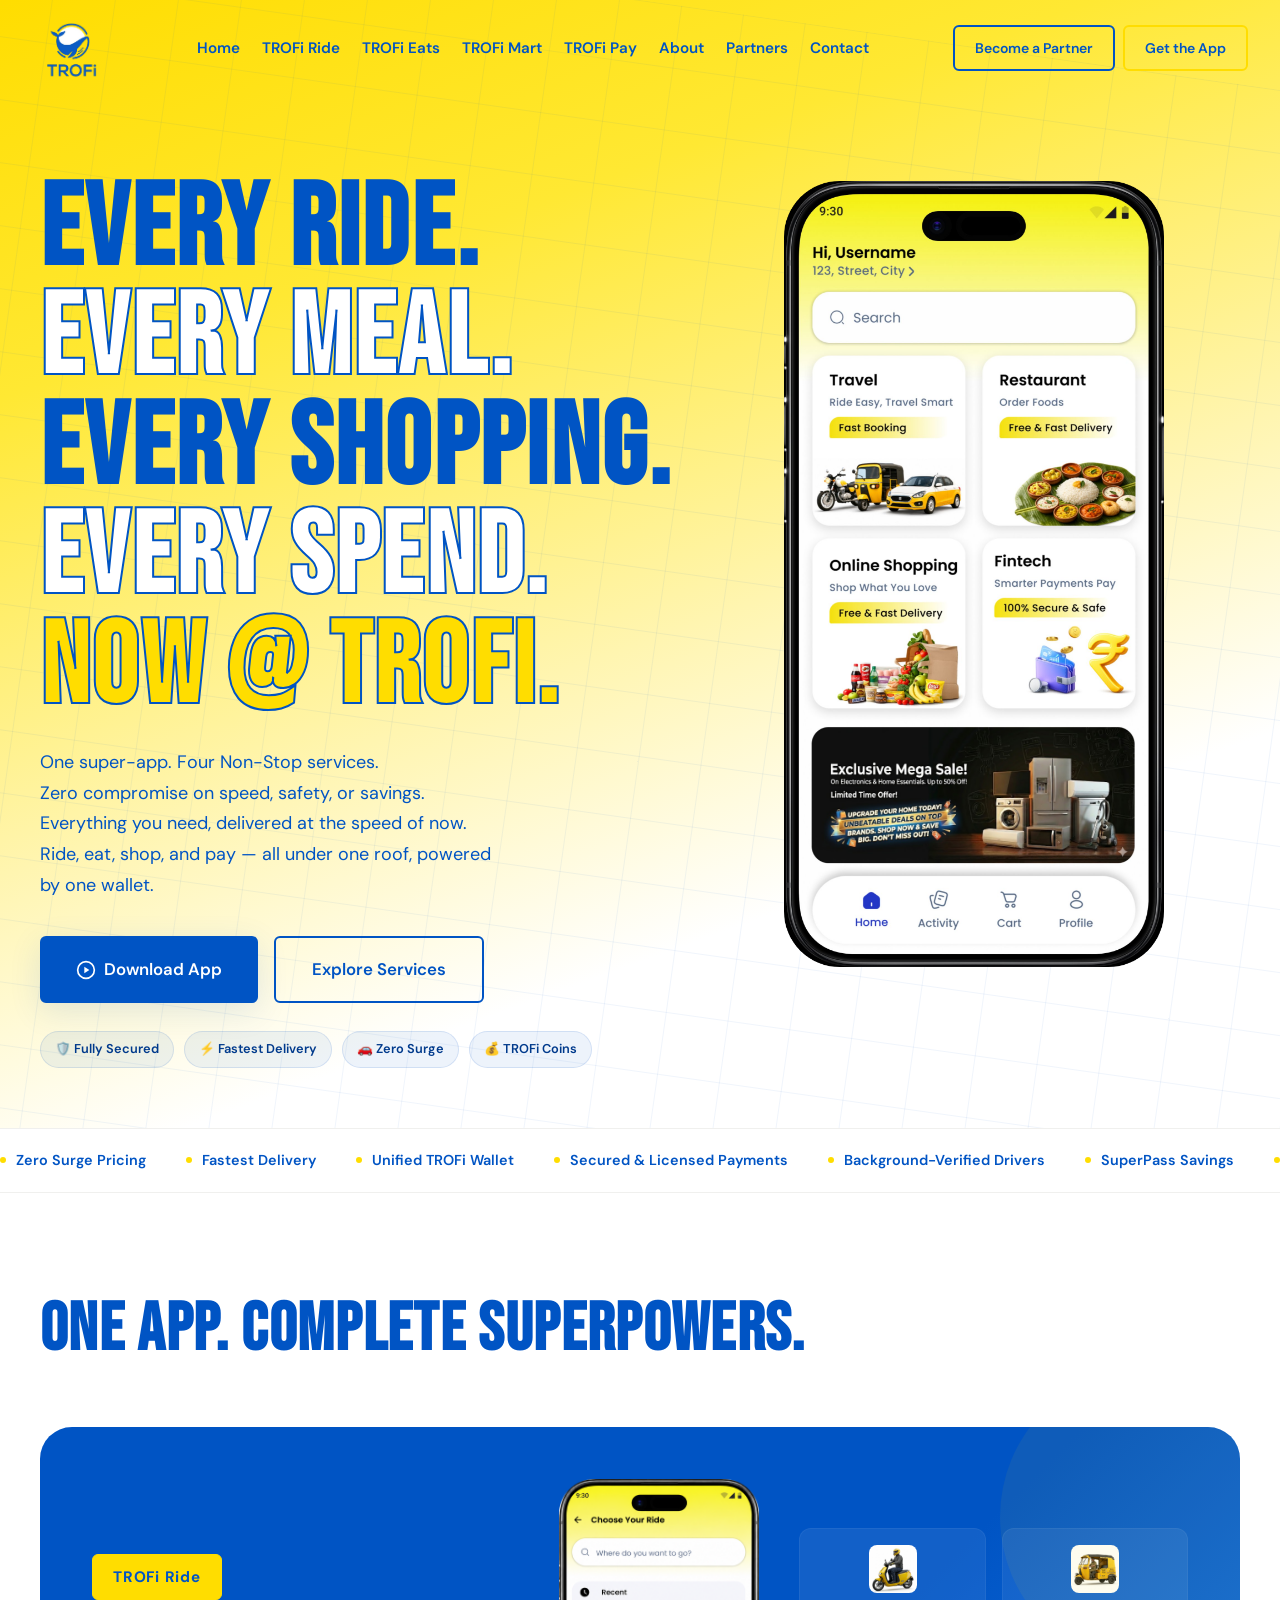
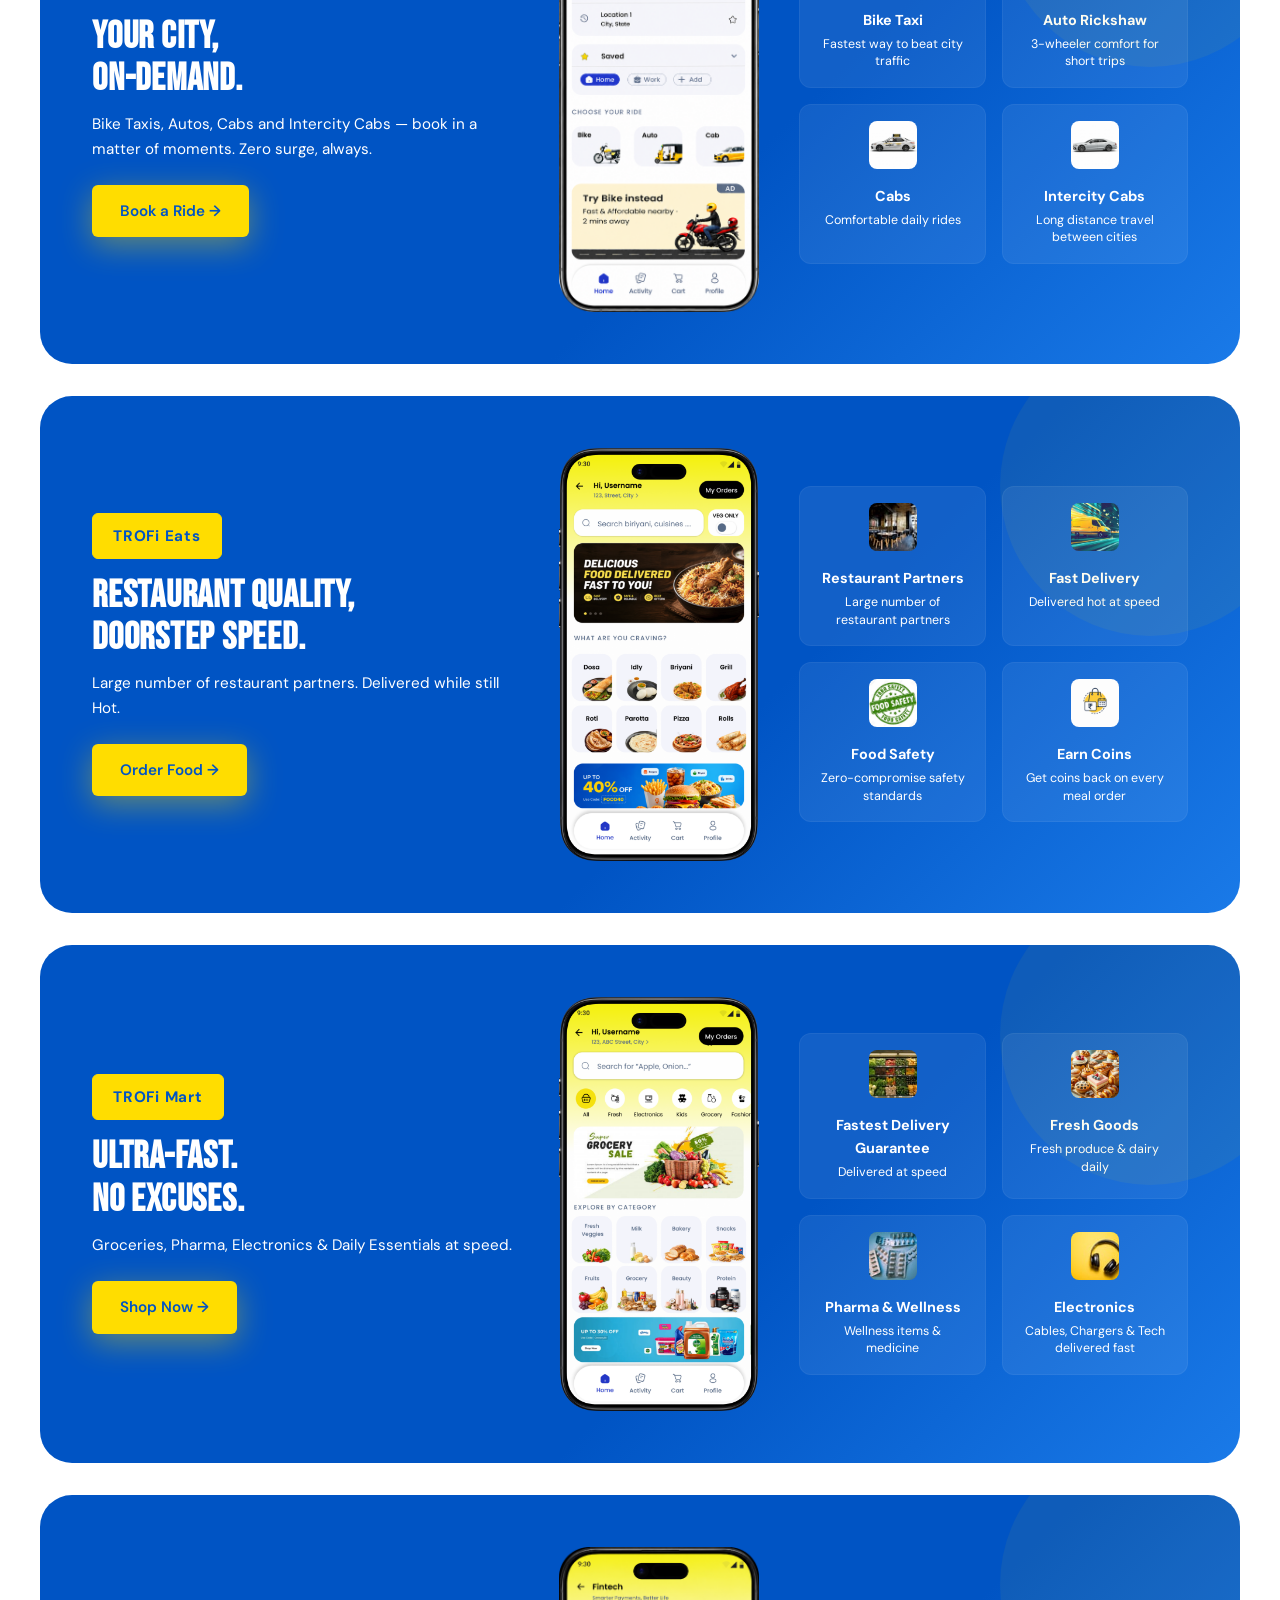
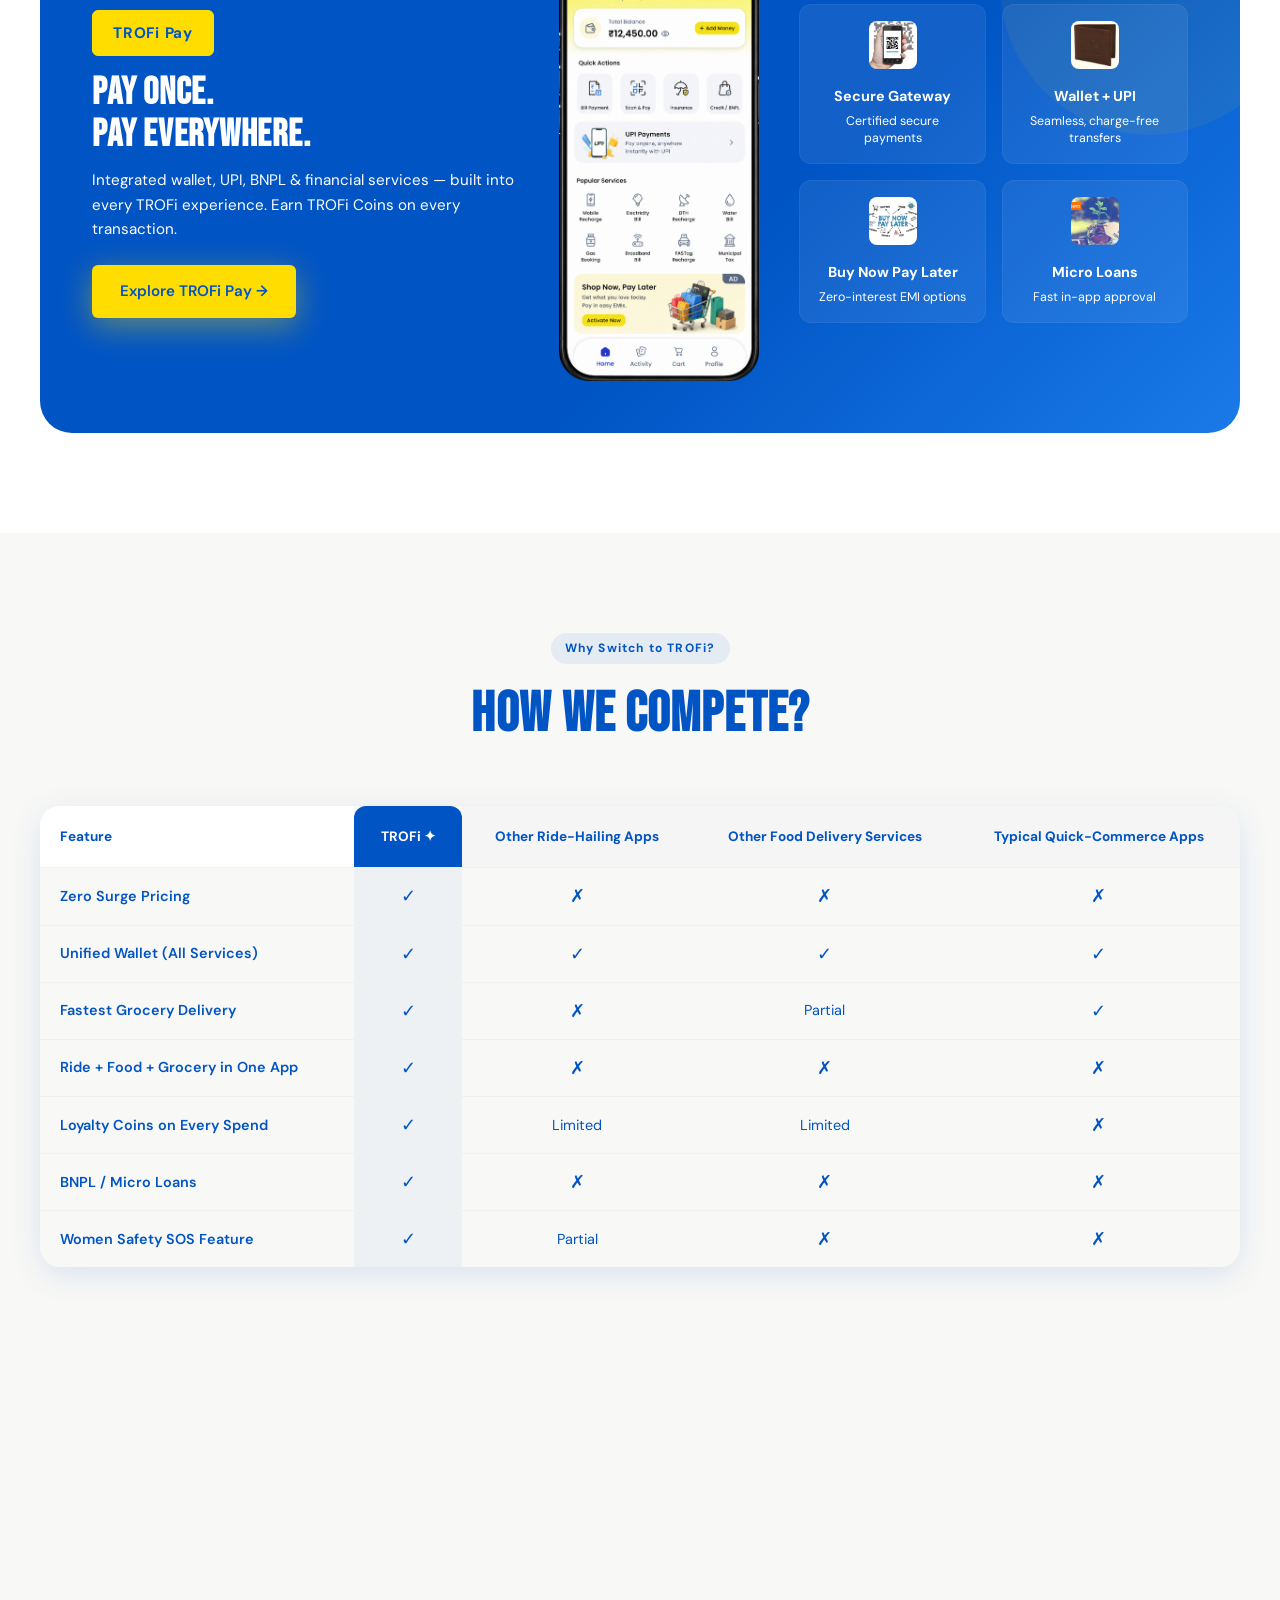
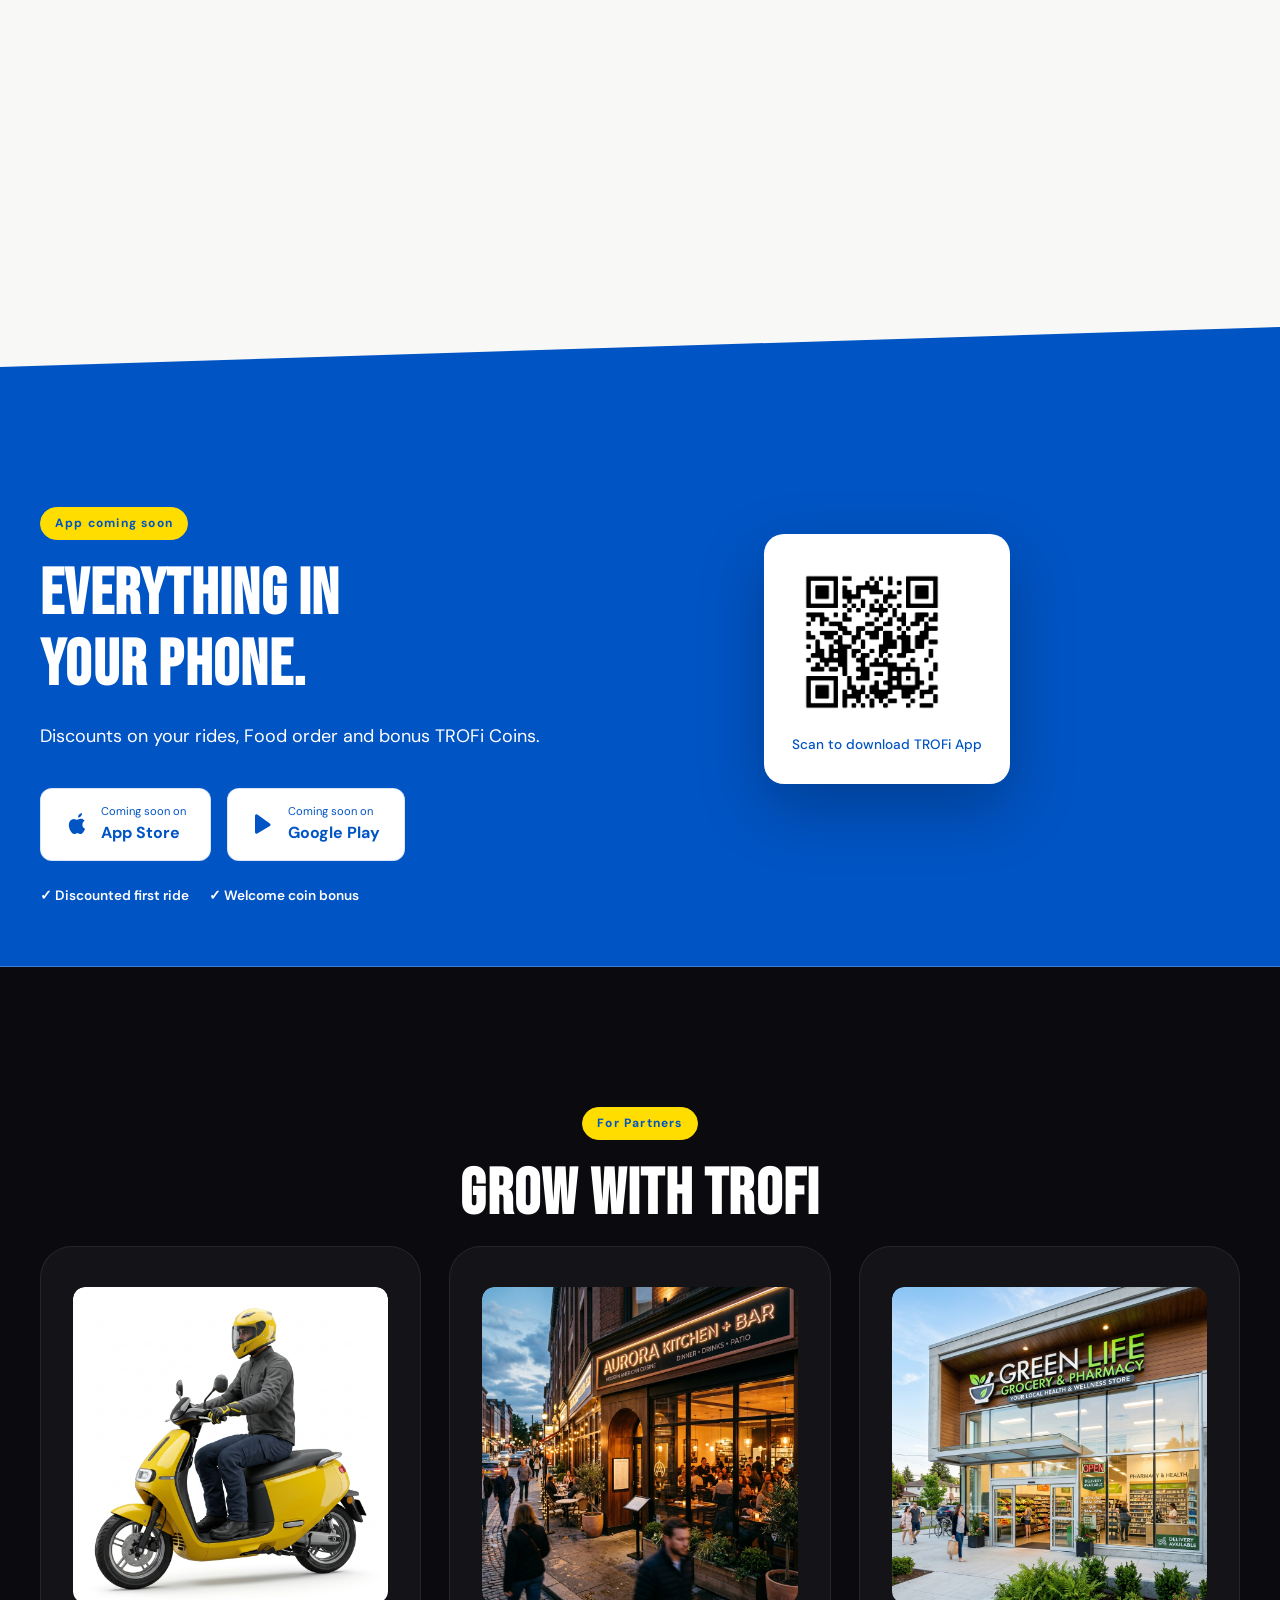
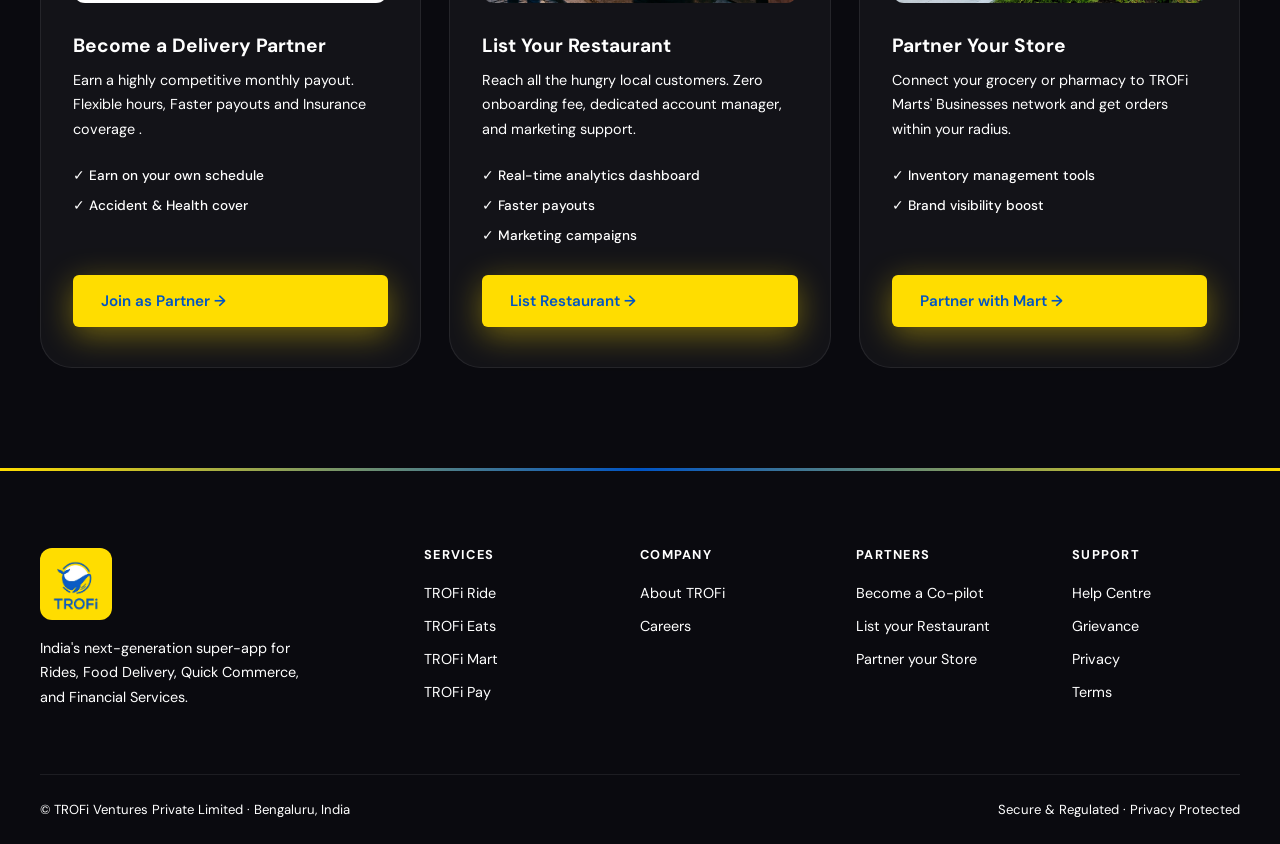
<file: index.html>
<!DOCTYPE html>
<html lang="en">
<head>
  <meta charset="UTF-8" />
  <meta name="viewport" content="width=device-width, initial-scale=1.0" />
  <title>TROFi — Every Ride. Every Meal. Everything Now.</title>
  <meta name="description" content="TROFi is India's next-generation super-app for ride hailing, food delivery, quick commerce, and integrated financial services." />
  <link rel="stylesheet" href="css/main.css" />
  <link rel="stylesheet" href="css/home.css" />
  <link rel="stylesheet" href="css/responsive.css" />
  <link rel="icon" type="image/png" href="assets/trofi-logo-transparent.png" />
</head>
<body>

  <!-- ═══ NAVBAR ═══ -->
  <nav class="nav transparent" id="navbar">
    <div class="nav-inner">
      <a href="index.html" class="nav-logo">
        <img src="assets/TROFi_logo.png?v=2" alt="TROFi" style="height:80px;" />
      </a>
      <ul class="nav-links">
        <li><a href="index.html" class="active">Home</a></li>
        <li><a href="pages/ride.html">TROFi Ride</a></li>
        <li><a href="pages/eats.html">TROFi Eats</a></li>
        <li><a href="pages/mart.html">TROFi Mart</a></li>
        <li><a href="pages/pay.html">TROFi Pay</a></li>
        <li><a href="pages/about.html">About</a></li>
        <li><a href="pages/partners.html">Partners</a></li>
        <li><a href="pages/contact.html">Contact</a></li>
      </ul>
      <div class="nav-cta">
        <a href="pages/partners.html" class="btn btn-outline btn-sm">Become a Partner</a>
        <a href="#download" class="btn btn-outline-yellow btn-sm">Get the App</a>
      </div>
      <button class="hamburger" aria-label="Menu">
        <span></span><span></span><span></span>
      </button>
    </div>
  </nav>

  <!-- Mobile Menu -->
  <div class="mobile-menu">
    <a href="index.html">Home</a>
    <a href="pages/ride.html">TROFi Ride</a>
    <a href="pages/eats.html">TROFi Eats</a>
    <a href="pages/mart.html">TROFi Mart</a>
    <a href="pages/pay.html">TROFi Pay</a>
    <a href="pages/about.html">About</a>
    <a href="pages/partners.html">Partners</a>
    <a href="pages/contact.html">Contact</a>
    <a href="#download" class="btn btn-primary btn-lg" style="margin-top:24px;">Get the App</a>
  </div>

  <!-- ═══ HERO ═══ -->
  <section class="hero hero-gradient" id="home">
    <div class="hero-bg-grid" aria-hidden="true"></div>
    <div class="container-wide">
      <div class="hero-inner">
        <div class="hero-content">
          <!--
          <div class="section-label section-label-yellow fade-up" style="font-size: 0.9rem; padding: 8px 16px;">
            <span class="pulse-dot"></span>
            Now live in all metros and major cities across India
          </div>
          -->
          <h1 class="display-hero fade-up delay-1">
            <span class="hero-line hero-line-single">Every Ride.</span>
            <span class="hero-line hero-line-single hero-line-orange">Every Meal.</span>
            <span class="hero-line hero-line-single hero-line-blue">Every Shopping.</span>
            <span class="hero-line hero-line-single hero-line-orange">Every Spend.</span>
            <span class="hero-line hero-line-single hero-line-outline">Now @ TROFi.</span>
          </h1>
          <p class="body-lg hero-sub fade-up delay-2">
            One super-app. Four Non-Stop services.<br/>Zero compromise on speed, safety, or savings.<br/>Everything you need, delivered at the speed of now.<br/>Ride, eat, shop, and pay — all under one roof, powered by one wallet.
          </p>
          
          <div class="hero-actions fade-up delay-3">
            <a href="#download" class="btn btn-secondary btn-lg">
              <svg width="20" height="20" viewBox="0 0 24 24" fill="none" stroke="currentColor" stroke-width="2"><path d="M12 2C6.48 2 2 6.48 2 12s4.48 10 10 10 10-4.48 10-10S17.52 2 12 2z"/><path d="M10 8l6 4-6 4V8z" fill="currentColor" stroke="none"/></svg>
              Download App
            </a>
            <a href="#services" class="btn btn-outline btn-lg">Explore Services</a>
          </div>
          <div class="hero-badges fade-up delay-4">
            <span class="badge">🛡️ Fully Secured</span>
            <span class="badge">⚡ Fastest Delivery</span>
            <span class="badge">🚗 Zero Surge</span>
            <span class="badge">💰 TROFi Coins</span>
          </div>
        </div>
        <div class="hero-visual slide-right delay-2">
          <div class="hero-phone-wrapper">
            <img src="assets/mockup-home.png" alt="TROFi Super App" class="hero-mockup-img" style="width:380px;height:auto;object-fit:contain;background:transparent;box-shadow:none;filter:none;display:block;" />
            <!-- Interactive Offers Slider Overlay -->
            <div class="mockup-slider-overlay">
              <div class="mockup-slider-track">
                <!-- Slide 1: Mart (Appliances Sale) -->
                <a href="pages/mart.html" class="mockup-slide" data-index="0">
                  <img src="assets/offer-slide-mart.png" alt="Exclusive Mega Sale" />
                </a>
                <!-- Slide 2: Ride (Ride Together) -->
                <a href="pages/ride.html" class="mockup-slide" data-index="1">
                  <img src="assets/offer-slide-ride.png" alt="TROFi Ride Offer" />
                </a>
                <!-- Slide 3: Eats (Starbucks Coffee Break) -->
                <a href="pages/eats.html" class="mockup-slide" data-index="2">
                  <img src="assets/offer-slide-eats.png" alt="Starbucks Coffee Break" />
                </a>
              </div>

            </div>
          </div>
        </div>
      </div>
    </div>
  </section>

  <!-- ═══ MARQUEE ═══ -->
  <div class="marquee-section">
    <div class="marquee-wrapper">
      <div class="marquee-track">
        <span class="marquee-item"><span class="dot"></span>Zero Surge Pricing</span>
        <span class="marquee-item"><span class="dot"></span>Fastest Delivery</span>
        <span class="marquee-item"><span class="dot"></span>Unified TROFi Wallet</span>
        <span class="marquee-item"><span class="dot"></span>Secured & Licensed Payments</span>
        <span class="marquee-item"><span class="dot"></span>Background-Verified Drivers</span>
        <span class="marquee-item"><span class="dot"></span>SuperPass Savings</span>
        <span class="marquee-item"><span class="dot"></span>Restaurant Partners</span>
        <span class="marquee-item"><span class="dot"></span>Live Order Tracking</span>
        <span class="marquee-item"><span class="dot"></span>Continuous Customer Support</span>
        <span class="marquee-item"><span class="dot"></span>TROFi Coins on Every Order</span>
        <span class="marquee-item"><span class="dot"></span>BNPL — Buy Now Pay Later</span>
        <span class="marquee-item"><span class="dot"></span>Women Safety Features</span>
      </div>
    </div>
  </div>

  <!-- ═══ SERVICES ═══ -->
  <section class="section" id="services">
    <div class="container-wide">
      <div class="section-header fade-up">
        <h2 class="display-section" style="color: var(--blue); font-size: clamp(28px, 5.5vw, 68px) !important; line-height: 1.1; white-space: nowrap;">One App. Complete Superpowers.</h2>
        
      </div>

      <div class="services-banners-stack">
        <!-- Ride Banner -->
        <div class="service-banner fade-up delay-1">
          <div class="service-banner-content">
            <div class="service-banner-text">
              <div class="section-label">TROFi Ride</div>
              <h3 class="display-card">Your City,<br/>On-Demand.</h3>
              <p>Bike Taxis, Autos, Cabs and Intercity Cabs — book in a matter of moments. Zero surge, always.</p>
              <a href="pages/ride.html" class="btn btn-primary">Book a Ride →</a>
            </div>
            <div class="service-banner-mockup">
              <img src="assets/mockup-travel.png" alt="TROFi Ride App" loading="lazy" />
            </div>
            <div class="service-banner-features">
              <div class="service-banner-feature"><img src="assets/bike-rider.png" class="feature-img" alt="Bike Taxi" /><div><strong>Bike Taxi</strong><small>Fastest way to beat city traffic</small></div></div>
              <div class="service-banner-feature"><img src="assets/auto-rider.png" class="feature-img" alt="Auto Rickshaw" /><div><strong>Auto Rickshaw</strong><small>3-wheeler comfort for short trips</small></div></div>
              <div class="service-banner-feature"><img src="assets/cab-rider.png" class="feature-img" alt="Cabs" /><div><strong>Cabs</strong><small>Comfortable daily rides</small></div></div>
              <div class="service-banner-feature"><img src="assets/intercity-rider.png" class="feature-img" alt="Intercity Cabs" /><div><strong>Intercity Cabs</strong><small>Long distance travel between cities</small></div></div>
            </div>
          </div>
        </div>

        <!-- Eats Banner -->
        <div class="service-banner fade-up delay-2">
          <div class="service-banner-content">
            <div class="service-banner-text">
              <div class="section-label">TROFi Eats</div>
              <h3 class="display-card">Restaurant Quality,<br/>Doorstep Speed.</h3>
              <p>Large number of restaurant partners. Delivered while still Hot.</p>
              <a href="pages/eats.html" class="btn btn-primary">Order Food →</a>
            </div>
            <div class="service-banner-mockup">
              <img src="assets/mockup-restaurant.png" alt="TROFi Eats App" loading="lazy" />
            </div>
            <div class="service-banner-features">
              <div class="service-banner-feature"><img src="assets/home-restaurant-partner.jpg" class="feature-img" alt="Restaurant Partners" /><div><strong>Restaurant Partners</strong><small>Large number of restaurant partners</small></div></div>
              <div class="service-banner-feature"><img src="assets/home-fast-delivery.jpg" class="feature-img" alt="Fast Delivery" /><div><strong>Fast Delivery</strong><small>Delivered hot at speed</small></div></div>
              <div class="service-banner-feature"><img src="assets/home-food-safety.jpg" class="feature-img" alt="Food Safety" /><div><strong>Food Safety</strong><small>Zero-compromise safety standards</small></div></div>
              <div class="service-banner-feature"><img src="assets/pay-bnpl-icon.png" class="feature-img" alt="Earn Coins" /><div><strong>Earn Coins</strong><small>Get coins back on every meal order</small></div></div>
            </div>
          </div>
        </div>

        <!-- Mart Banner -->
        <div class="service-banner fade-up delay-3">
          <div class="service-banner-content">
            <div class="service-banner-text">
              <div class="section-label">TROFi Mart</div>
              <h3 class="display-card">Ultra-Fast.<br/>No Excuses.</h3>
              <p>Groceries, Pharma, Electronics & Daily Essentials at speed.</p>
              <a href="pages/mart.html" class="btn btn-primary">Shop Now →</a>
            </div>
            <div class="service-banner-mockup">
              <img src="assets/mockup-shopping.png" alt="TROFi Mart App" loading="lazy" />
            </div>
            <div class="service-banner-features">
              <div class="service-banner-feature"><img src="assets/home-delivery-guarantee.jpg" class="feature-img" alt="Fastest Delivery Guarantee" /><div><strong>Fastest Delivery Guarantee</strong><small>Delivered at speed</small></div></div>
              <div class="service-banner-feature"><img src="assets/bakery.png" class="feature-img" alt="Fresh Goods" /><div><strong>Fresh Goods</strong><small>Fresh produce & dairy daily</small></div></div>
              <div class="service-banner-feature"><img src="assets/home-pharma-wellness.jpg" class="feature-img" alt="Pharma & Wellness" /><div><strong>Pharma & Wellness</strong><small>Wellness items & medicine</small></div></div>
              <div class="service-banner-feature"><img src="assets/home-electronics.jpg" class="feature-img" alt="Electronics" /><div><strong>Electronics</strong><small>Cables, Chargers & Tech delivered fast</small></div></div>
            </div>
          </div>
        </div>

        <!-- Pay Banner -->
        <div class="service-banner fade-up delay-4">
          <div class="service-banner-content">
            <div class="service-banner-text">
              <div class="section-label">TROFi Pay</div>
              <h3 class="display-card">Pay Once.<br/>Pay Everywhere.</h3>
              <p>Integrated wallet, UPI, BNPL & financial services — built into every TROFi experience. Earn TROFi Coins on every transaction.</p>
              <a href="pages/pay.html" class="btn btn-primary">Explore TROFi Pay →</a>
            </div>
            <div class="service-banner-mockup">
              <img src="assets/mockup_fintech.png" alt="TROFi Super App Home Screen" loading="lazy" />
            </div>
            <div class="service-banner-features">
              <div class="service-banner-feature"><img src="assets/pay-scan-qr.png" class="feature-img" alt="Secure Gateway" /><div><strong>Secure Gateway</strong><small>Certified secure payments</small></div></div>
              <div class="service-banner-feature"><img src="assets/pay-wallet.jpg" class="feature-img" alt="Wallet + UPI" /><div><strong>Wallet + UPI</strong><small>Seamless, charge-free transfers</small></div></div>
              <div class="service-banner-feature"><img src="assets/pay-bnpl-card.png" class="feature-img" alt="Buy Now Pay Later" /><div><strong>Buy Now Pay Later</strong><small>Zero-interest EMI options</small></div></div>
              <div class="service-banner-feature"><img src="assets/home-micro-loans.jpg" class="feature-img" alt="Micro Loans" /><div><strong>Micro Loans</strong><small>Fast in-app approval</small></div></div>
            </div>
          </div>
        </div>
      </div>
    </div>
  </section>

  <!-- ═══ SWITCH & SAVE ═══ -->
  <section class="section switch-section" style="background:var(--off-white);">
    <div class="container">
      <div class="section-header fade-up" style="text-align:center;">
        <div class="section-label" style="margin:0 auto 20px;">Why Switch to TROFi?</div>
        <h2 class="display-section" style="color: var(--blue); font-size: clamp(28px, 4.5vw, 56px);">How we Compete?</h2>
      </div>

      <div class="compare-wrapper fade-up delay-1">
        <table class="compare-table">
          <thead>
            <tr>
              <th style="text-align:left;background:#fff;padding:20px;">Feature</th>
              <th style="background:var(--blue);color:#fff;border-radius:12px 12px 0 0;">TROFi ✦</th>
              <th style="background:#f5f5f5;color:var(--gray-4);">Other Ride-Hailing Apps</th>
              <th style="background:#f5f5f5;color:var(--gray-4);">Other Food Delivery Services</th>
              <th style="background:#f5f5f5;color:var(--gray-4);">Typical Quick-Commerce Apps</th>
            </tr>
          </thead>
          <tbody>
            <tr>
              <td style="text-align:left;font-weight:600;">Zero Surge Pricing</td>
              <td class="trofi-col"><span class="check">✓</span></td>
              <td><span class="cross">✗</span></td>
              <td><span class="cross">✗</span></td>
              <td><span class="cross">✗</span></td>
            </tr>
            <tr>
              <td style="text-align:left;font-weight:600;">Unified Wallet (All Services)</td>
              <td class="trofi-col"><span class="check">✓</span></td>
              <td><span class="cross">✓</span></td>
              <td><span class="cross">✓</span></td>
              <td><span class="cross">✓</span></td>
            </tr>
            <tr>
              <td style="text-align:left;font-weight:600;">Fastest Grocery Delivery</td>
              <td class="trofi-col"><span class="check">✓</span></td>
              <td><span class="cross">✗</span></td>
              <td>Partial</td>
              <td><span class="check">✓</span></td>
            </tr>
            <tr>
              <td style="text-align:left;font-weight:600;">Ride + Food + Grocery in One App</td>
              <td class="trofi-col"><span class="check">✓</span></td>
              <td><span class="cross">✗</span></td>
              <td><span class="cross">✗</span></td>
              <td><span class="cross">✗</span></td>
            </tr>
            <tr>
              <td style="text-align:left;font-weight:600;">Loyalty Coins on Every Spend</td>
              <td class="trofi-col"><span class="check">✓</span></td>
              <td>Limited</td>
              <td>Limited</td>
              <td><span class="cross">✗</span></td>
            </tr>
            <tr>
              <td style="text-align:left;font-weight:600;">BNPL / Micro Loans</td>
              <td class="trofi-col"><span class="check">✓</span></td>
              <td><span class="cross">✗</span></td>
              <td><span class="cross">✗</span></td>
              <td><span class="cross">✗</span></td>
            </tr>
            <tr>
              <td style="text-align:left;font-weight:600;">Women Safety SOS Feature</td>
              <td class="trofi-col"><span class="check">✓</span></td>
              <td>Partial</td>
              <td><span class="cross">✗</span></td>
              <td><span class="cross">✗</span></td>
            </tr>
          </tbody>
        </table>
      </div>

      <div class="superpass-section fade-up delay-2">
        <div class="superpass-card">
          <div class="superpass-left">
            <div class="section-label" style="background: var(--yellow) !important; color: var(--blue) !important; border: 1px solid var(--yellow) !important;"><svg width="14" height="14" viewBox="0 0 24 24" fill="currentColor" class="label-icon-svg" style="vertical-align: middle; margin-right: 4px; display: inline-block;"><polygon points="12 2 15.09 8.26 22 9.27 17 14.14 18.18 21.02 12 17.77 5.82 21.02 7 14.14 2 9.27 8.91 8.26 12 2"/></svg>SuperPass</div>
            <h3 class="display-card" style="color:#fff;margin:12px 0;">Zero Charges.<br/>Unlimited Benefits.</h3>
            <p style="color:rgba(255,255,255,0.75);margin-bottom:24px;">Get discounted rides, food delivery, priority mart delivery and exclusive Pay cashback — All for Zero Charges on the Delivery, No Platform Fee, No handling Charges.</p>
            <div class="superpass-price">
              <span class="price-new">Standard subscription</span>
            </div>
            <a href="pages/coming-soon.html" class="btn btn-primary btn-lg" style="margin-top:24px;">Get your superpass</a>
          </div>
          <div class="superpass-right">
            <div class="superpass-benefit"><span class="benefit-icon">🚗</span><div><strong>Unlimited Ride Discounts</strong><p>Substantial discounts on every ride</p></div></div>
            <div class="superpass-benefit"><span class="benefit-icon">🍔</span><div><strong>Discounted Food Delivery</strong><p>Substantial savings on food delivery charges</p></div></div>
            <div class="superpass-benefit"><span class="benefit-icon">⚡</span><div><strong>Priority Mart Orders</strong><p>First in queue, fastest delivery guaranteed</p></div></div>
            <div class="superpass-benefit"><span class="benefit-icon" style="display:inline-flex;align-items:center;justify-content:center;font-size:28px;font-weight:900;color:#FFE000;flex-shrink:0;width:1.2em;height:1.2em;line-height:1;">₹</span><div><strong>Multiplied TROFi Coins</strong><p>Spend More, Earn More every day</p></div></div>
            <div class="superpass-benefit"><span class="benefit-icon">🎫</span><div><strong>Exclusive Member Deals</strong><p>Partner offers only for SuperPass members</p></div></div>
          </div>
        </div>
      </div>
    </div>
  </section>

  <!-- ═══ CITY MAP (COMMENTED OUT) ═══
  <section class="section cities-section">
    <div class="container">
      <div class="cities-inner">
        <div class="cities-content slide-left">
          <div class="section-label">Coverage</div>
          <h2 class="display-section" style="color: var(--blue);">Live in all metros and major cities across India.<br/>Growing Daily.</h2>
          <p class="body-lg text-light" style="margin:20px 0 32px;">From Metros to Tier-2 cities, TROFi is expanding across India at full speed. Your city is next.</p>
          <div class="cities-list">
            <div class="city-tag active">📍 Bengaluru</div>
            <div class="city-tag active">📍 Mumbai</div>
            <div class="city-tag active">📍 Delhi NCR</div>
            <div class="city-tag active">📍 Hyderabad</div>
            <div class="city-tag active">📍 Chennai</div>
            <div class="city-tag active">📍 Pune</div>
            <div class="city-tag active">📍 Kolkata</div>
            <div class="city-tag active">📍 Ahmedabad</div>
            <div class="city-tag active">📍 Jaipur</div>
            <div class="city-tag coming">🔜 Lucknow</div>
            <div class="city-tag coming">🔜 Kochi</div>
            <div class="city-tag coming">🔜 Chandigarh</div>
          </div>
          <p class="body-sm text-light" style="margin-top:20px;">
            <span style="color:var(--blue);font-weight:600;">●</span> Active &nbsp;&nbsp;
            <span style="color:#9A9A94 !important;font-weight:600;">●</span> <span style="color:#9A9A94 !important;">Coming Soon</span>
          </p>
        </div>
        <div class="india-map-visual slide-right delay-1">
          <svg viewBox="0 0 400 420" fill="none" xmlns="http://www.w3.org/2000/svg" class="india-svg">
            <image href="assets/india-map-outline-clean.png" x="10" y="10" width="380" height="398" />
            <circle cx="143" cy="334" r="4" fill="#0054C4"/>
            <circle cx="143" cy="334" r="8" fill="#0054C4" opacity="0.2">
               <animate attributeName="r" from="4" to="12" dur="2s" repeatCount="indefinite"/>
               <animate attributeName="opacity" from="0.4" to="0" dur="2s" repeatCount="indefinite"/>
            </circle>
            <text x="133" y="338" text-anchor="end" font-family="DM Sans, sans-serif" font-size="9" fill="#0054C4" font-weight="700">Bengaluru</text>
            <circle cx="103" cy="275" r="4" fill="#0054C4"/>
            <circle cx="103" cy="275" r="8" fill="#0054C4" opacity="0.2">
               <animate attributeName="r" from="4" to="12" dur="2.3s" repeatCount="indefinite"/>
               <animate attributeName="opacity" from="0.4" to="0" dur="2.3s" repeatCount="indefinite"/>
            </circle>
            <text x="93" y="279" text-anchor="end" font-family="DM Sans, sans-serif" font-size="9" fill="#0054C4" font-weight="700">Mumbai</text>
            <circle cx="156" cy="106" r="4" fill="#0054C4"/>
            <circle cx="156" cy="106" r="8" fill="#0054C4" opacity="0.2">
               <animate attributeName="r" from="4" to="12" dur="1.8s" repeatCount="indefinite"/>
               <animate attributeName="opacity" from="0.4" to="0" dur="1.8s" repeatCount="indefinite"/>
            </circle>
            <text x="166" y="110" font-family="DM Sans, sans-serif" font-size="9" fill="#0054C4" font-weight="700">Delhi</text>
            <circle cx="164" cy="286" r="3.5" fill="#0054C4"/>
            <text x="174" y="290" font-family="DM Sans, sans-serif" font-size="8.5" fill="#0054C4" font-weight="600">Hyderabad</text>
            <circle cx="167" cy="334" r="3.5" fill="#0054C4"/>
            <text x="177" y="338" font-family="DM Sans, sans-serif" font-size="8.5" fill="#0054C4" font-weight="600">Chennai</text>
            <circle cx="114" cy="281" r="3" fill="#0054C4" opacity="0.8"/>
            <text x="124" y="285" font-family="DM Sans, sans-serif" font-size="8.5" fill="#0054C4" font-weight="600">Pune</text>
            <circle cx="254" cy="217" r="3.5" fill="#0054C4"/>
            <text x="264" y="221" font-family="DM Sans, sans-serif" font-size="8.5" fill="#0054C4" font-weight="600">Kolkata</text>
            <circle cx="90" cy="217" r="3" fill="#0054C4" opacity="0.8"/>
            <text x="80" y="221" text-anchor="end" font-family="DM Sans, sans-serif" font-size="8.5" fill="#0054C4" font-weight="600">Ahmedabad</text>
            <circle cx="132" cy="144" r="3.5" fill="#0054C4"/>
            <text x="122" y="148" text-anchor="end" font-family="DM Sans, sans-serif" font-size="8.5" fill="#0054C4" font-weight="600">Jaipur</text>
          </svg>
        </div>
      </div>
    </div>
  </section>
  -->

  <!-- ═══ TESTIMONIALS (COMMENTED OUT) ═══
  <section class="section" style="background:var(--off-white);" id="testimonials">
    <div class="container">
      <div class="section-header fade-up" style="text-align:center;">
        <div class="section-label" style="margin:0 auto 20px;">Customer Love</div>
        <h2 class="display-section" style="color: var(--blue);">Real People.<br/>Real Experiences.</h2>
      </div>

      <div class="testimonials-grid">
        <div class="testimonial-card fade-up delay-1">
          <div class="stars">★★★★★</div>
          <p style="margin-top:32px;font-size:1rem;line-height:1.7;color:var(--text);">"Switched from other apps recently — the difference is night and day. No surge pricing even during peak hours, and the driver arrived in a matter of moments. TROFi Ride is now my daily commute app."</p>
          <div class="testimonial-author">
            <div class="author-avatar">AR</div>
            <div>
              <p style="font-size:0.88rem;color:var(--gray-3);font-weight:600;margin:0;">Software Engineer · Bengaluru</p>
            </div>
          </div>
        </div>

        <div class="testimonial-card fade-up delay-2">
          <div class="stars">★★★★★</div>
          <p style="margin-top:32px;font-size:1rem;line-height:1.7;color:var(--text);">"TROFi Eats delivered my biryani in record time and it was still piping hot. The packaging is better than other services, and the coins I earned covered my next order. Genuinely impressed."</p>
          <div class="testimonial-author">
            <div class="author-avatar" style="background:linear-gradient(135deg,var(--blue),#1A7AE8);">PM</div>
            <div>
              <p style="font-size:0.88rem;color:var(--gray-3);font-weight:600;margin:0;">Marketing Manager · Mumbai</p>
            </div>
          </div>
        </div>

        <div class="testimonial-card fade-up delay-3">
          <div class="stars">★★★★★</div>
          <p style="margin-top:32px;font-size:1rem;line-height:1.7;color:var(--text);">"My daughter needed medicine at midnight. TROFi Mart delivered in a flash. I literally cried. No other app has come close to this speed. This is the future of hyperlocal commerce."</p>
          <div class="testimonial-author">
            <div class="author-avatar" style="background:linear-gradient(135deg,var(--blue),#1A7AE8);">SK</div>
            <div>
              <p style="font-size:0.88rem;color:var(--gray-3);font-weight:600;margin:0;">Homemaker · Chennai</p>
            </div>
          </div>
        </div>

        <div class="testimonial-card fade-up delay-1">
          <div class="stars">★★★★★</div>
          <p style="margin-top:32px;font-size:1rem;line-height:1.7;color:var(--text);">"The SuperPass pays for itself in the first week. I spend a lot on rides and food — now with one standard subscription I've saved thousands this month alone. No other platform offers this."</p>
          <div class="testimonial-author">
            <div class="author-avatar" style="background:linear-gradient(135deg,#7B4FE0,#A87FFF);">RK</div>
            <div>
              <p style="font-size:0.88rem;color:var(--gray-3);font-weight:600;margin:0;">Startup Founder · Delhi</p>
            </div>
          </div>
        </div>

        <div class="testimonial-card fade-up delay-2">
          <div class="stars">★★★★☆</div>
          <p style="margin-top:32px;font-size:1rem;line-height:1.7;color:var(--text);">"TROFi Pay's UPI integration is seamless. Topped up my wallet from bank instantly, used it across a ride and grocery order. The micro-loan feature helped me cover an unexpected expense."</p>
          <div class="testimonial-author">
            <div class="author-avatar" style="background:linear-gradient(135deg,#0054C4,#1A7AE8);">NS</div>
            <div>
              <p style="font-size:0.88rem;color:var(--gray-3);font-weight:600;margin:0;">Teacher · Hyderabad</p>
            </div>
          </div>
        </div>

        <div class="testimonial-card fade-up delay-3">
          <div class="stars">★★★★★</div>
          <p style="margin-top:32px;font-size:1rem;line-height:1.7;color:var(--text);">"As a delivery partner I earn significantly more than what I made on other apps. The app is clean, payouts are instant, and the insurance coverage TROFi provides gives me genuine peace of mind."</p>
          <div class="testimonial-author">
            <div class="author-avatar" style="background:linear-gradient(135deg,#FFDD00,#FFB800);color:#0054C4;">MJ</div>
            <div>
              <p style="font-size:0.88rem;color:var(--gray-3);font-weight:600;margin:0;">Delivery Partner · Pune</p>
            </div>
          </div>
        </div>
      </div>
    </div>
  </section>
  -->

  <!--
  <section class="section" id="blog">
    <div class="container">
      <div class="section-header-row fade-up">
        <div>
          <div class="section-label">Insights</div>
          <h2 class="display-section" style="color: var(--blue);">TROFi Stories</h2>
        </div>
        <a href="pages/article-superapp.html" class="btn btn-outline">View All Articles →</a>
      </div>

      <div class="blog-grid">
        <a href="pages/article.html" class="blog-card fade-up delay-1" style="text-decoration:none;color:inherit;">
          <img class="blog-card-img" src="assets/home-blog-urban-mobility.jpg" alt="Urban mobility India" loading="lazy" />
          <div class="blog-card-body">
            <span class="blog-tag">Mobility</span>
            <h3 style="font-size:1.2rem;font-weight:700;line-height:1.3;margin-bottom:12px;">Why India's Urban Commuters Are Ditching Single-Service Apps</h3>
            <p class="body-sm text-light">With millions of new smartphone users in major cities every quarter, the super-app model isn't just convenient — it's the inevitable future of urban India...</p>

          </div>
        </a>

        <a href="pages/article-darkstore.html" class="blog-card fade-up delay-2" style="text-decoration:none;color:inherit;">
          <img class="blog-card-img" src="assets/home-blog-quick-commerce.jpg" alt="Quick commerce delivery" loading="lazy" />
          <div class="blog-card-body">
            <span class="blog-tag" style="background:rgba(0,84,196,0.08);color:var(--blue);">Quick Commerce</span>
            <h3 style="font-size:1.2rem;font-weight:700;line-height:1.3;margin-bottom:12px;">The Dark Store Revolution: How TROFi Mart Achieves Fastest Delivery Across India</h3>
            <p class="body-sm text-light">Our network of hyper-local dark stores, positioned in close proximity to urban households, is what makes the fastest delivery promise not just possible — but consistent...</p>

          </div>
        </a>

        <a href="pages/article-finance.html" class="blog-card fade-up delay-3" style="text-decoration:none;color:inherit;">
          <img class="blog-card-img" src="assets/home-blog-fintech.jpg" alt="Fintech India" loading="lazy" />
          <div class="blog-card-body">
            <span class="blog-tag" style="background:rgba(0,84,196,0.1);color:var(--blue);">Fintech</span>
            <h3 style="font-size:1.2rem;font-weight:700;line-height:1.3;margin-bottom:12px;">Embedding Finance into Daily Commerce: The TROFi Pay Vision for Bharat</h3>
            <p class="body-sm text-light">Many Indians still lack access to formal credit. TROFi Pay's micro-loan engine, powered by transaction history across Ride, Eats, and Mart, is changing that reality...</p>

          </div>
        </a>
      </div>
    </div>
  </section>
  -->

  <!-- ═══ APP DOWNLOAD ═══ -->
  <section class="section download-section diagonal-top" id="download" style="background:var(--blue);">
    <div class="container">
      <div class="download-inner">
        <div class="download-content fade-up">
          <div class="section-label" style="background: var(--yellow) !important; color: var(--blue) !important; border: 1px solid var(--yellow) !important;">App coming soon</div>
          <h2 class="display-section" style="color:#fff;">Everything in<br/>Your Phone.</h2>
          <p class="body-lg" style="color:rgba(255,255,255,0.75);margin:20px 0 36px;">Discounts on your rides, Food order and bonus TROFi Coins.</p>
          <div class="app-buttons">
            <a href="pages/coming-soon.html" class="app-btn">
              <span class="app-btn-icon" style="display:flex;align-items:center;justify-content:center;"><svg width="24" height="24" viewBox="0 0 24 24" fill="currentColor" style="vertical-align: middle;"><path d="M18.71 19.5c-.83 1.24-1.71 2.45-3.05 2.47-1.34.03-1.77-.79-3.29-.79-1.53 0-2 .77-3.27.82-1.31.05-2.3-1.32-3.14-2.53C4.25 17 2.94 12.45 4.7 9.39c.87-1.52 2.43-2.48 4.12-2.51 1.28-.02 2.5.87 3.29.87.78 0 2.26-1.07 3.81-.91.65.03 2.47.26 3.64 1.98-.09.06-2.17 1.28-2.15 3.81.03 3.02 2.65 4.03 2.68 4.04-.03.07-.42 1.44-1.38 2.83M15.97 4.17c.66-.81 1.11-1.93.99-3.06-.96.04-2.13.64-2.82 1.45-.6.7-1.13 1.84-.99 2.94.75 0 1.93-.56 2.82-1.33z"/></svg></span>
              <div class="app-btn-text">
                <small>Coming soon on</small>
                <strong>App Store</strong>
              </div>
            </a>
            <a href="pages/coming-soon.html" class="app-btn">
              <span class="app-btn-icon" style="display:flex;align-items:center;justify-content:center;"><svg width="24" height="24" viewBox="0 0 24 24" fill="currentColor" style="vertical-align: middle;"><path d="M5.34 2.53a1.47 1.47 0 0 0-2.34 1.2v16.54a1.47 1.47 0 0 0 2.34 1.2l12.47-7.46a1.474 1.474 0 0 0 0-2.53L5.34 2.53z"/></svg></span>
              <div class="app-btn-text">
                <small>Coming soon on</small>
                <strong>Google Play</strong>
              </div>
            </a>
          </div>
          <div class="download-perks">
            <div class="perk">✓ Discounted first ride</div>
            <div class="perk">✓ Welcome coin bonus</div>
            
          </div>
        </div>
        <div class="download-phone slide-right delay-2">
          <div class="qr-card">
            <div class="qr-placeholder">
              <img src="assets/qr-coming-soon.png" alt="TROFi QR Code" style="width: 100%; height: 100%; object-fit: contain; display: block;" />
            </div>
            <p style="text-align:center;font-size:0.85rem;color:var(--gray-4);margin-top:12px;font-weight:500;">Scan to download TROFi App</p>
          </div>
          <div class="download-stat-pills">
          <!--  <div class="dl-pill">⭐ Exceptional ratings from all of users</div>
            <div class="dl-pill">🏆 Leading Super App</div> -->
          </div>
        </div>
      </div>
    </div>
  </section>

  <!-- ═══ PARTNER CTA ═══ -->
  <section class="section partner-section" style="background:var(--dark);">
    <div class="container">
      <div class="section-header fade-up" style="text-align:center;margin-bottom:56px;">
        <div class="section-label" style="background: var(--yellow) !important; color: var(--blue) !important; border: 1px solid var(--yellow) !important; margin: 0 auto 20px;">For Partners</div>
        <h2 class="display-section" style="color:#fff;">Grow with TROFi</h2>
        <!--<p class="body-lg" style="color:rgba(255,255,255,0.6);max-width:500px;margin:16px auto 0;">Join India's fastest-growing super-app ecosystem and unlock a new revenue stream.</p> -->
      </div>
      <div class="partner-grid">
        <div class="partner-card fade-up delay-1">
          <div class="partner-icon">
            <img src="assets/partner-scooter.png" alt="Delivery Partner on Scooter" style="width:100%;height:auto;aspect-ratio:1/1;object-fit:cover;border-radius:12px;margin-bottom:12px;"/>
          </div>
          <h3>Become a Delivery Partner</h3>
          <p>Earn a highly competitive monthly payout. Flexible hours, Faster payouts and Insurance coverage .</p>
          <ul class="partner-perks">
            <li>✓ Earn on your own schedule</li>
            <li>✓ Accident & Health cover</li>
            <!-- <li>✓ Fuel incentives</li> -->
          </ul>
          <a href="pages/partners.html#driver" class="btn btn-primary" style="margin-top:auto;">Join as Partner →</a>
        </div>
        <div class="partner-card fade-up delay-2">
          <div class="partner-icon">
            <img src="assets/partner-restaurant.png" alt="Restaurant Partner" style="width:100%;height:auto;aspect-ratio:1/1;object-fit:cover;border-radius:12px;margin-bottom:12px;"/>
          </div>
          <h3>List Your Restaurant</h3>
          <p>Reach all the hungry local customers. Zero onboarding fee, dedicated account manager, and marketing support.</p>
          <ul class="partner-perks">
            <li>✓ Real-time analytics dashboard</li>
            <li>✓ Faster payouts</li>
            <li>✓ Marketing campaigns</li>
          </ul>
          <a href="pages/partners.html#restaurant" class="btn btn-primary" style="margin-top:auto;">List Restaurant →</a>
        </div>
        <div class="partner-card fade-up delay-3">
          <div class="partner-icon">
            <img src="assets/partner-store.png" alt="Store Partner" style="width:100%;height:auto;aspect-ratio:1/1;object-fit:cover;border-radius:12px;margin-bottom:12px;"/>
          </div>
          <h3>Partner Your Store</h3>
          <p>Connect your grocery or pharmacy to TROFi Marts' Businesses network and get orders within your radius.</p>
          <ul class="partner-perks">
            <li>✓ Inventory management tools</li>
            <!-- <li>✓ Guaranteed order flow</li> -->
            <li>✓ Brand visibility boost</li>
          </ul>
          <a href="pages/partners.html#store" class="btn btn-primary" style="margin-top:auto;">Partner with Mart →</a>
        </div>
      </div>
    </div>
  </section>

  <!-- ═══ FOOTER ═══ -->
  <footer class="footer">
    <div class="container">
      <div class="footer-grid">
        <div class="footer-brand">
          <img src="assets/TROFi_logo.png?v=2" alt="TROFi"/>
          <p>India's next-generation super-app for Rides, Food Delivery, Quick Commerce, and Financial Services.</p>
        </div>
        <div class="footer-col">
          <h4>Services</h4>
          <a href="pages/ride.html">TROFi Ride</a>
          <a href="pages/eats.html">TROFi Eats</a>
          <a href="pages/mart.html">TROFi Mart</a>
          <a href="pages/pay.html">TROFi Pay</a>
        </div>
        <div class="footer-col">
          <h4>Company</h4>
          <a href="pages/about.html">About TROFi</a>
          <a href="pages/coming-soon.html">Careers</a>
          <!-- <a href="pages/article-superapp.html">Blog</a> -->
        </div>
        <div class="footer-col">
          <h4>Partners</h4>
          <a href="pages/partners.html#driver">Become a Co-pilot</a>
          <a href="pages/partners.html#restaurant">List your Restaurant</a>
          <a href="pages/partners.html#store">Partner your Store</a>
        </div>
        <div class="footer-col">
          <h4>Support</h4>
          <a href="pages/coming-soon.html">Help Centre</a>
          <a href="pages/coming-soon.html">Grievance</a>
          <a href="pages/coming-soon.html">Privacy</a>
          <a href="pages/coming-soon.html">Terms</a>
        </div>
      </div>
      <div class="footer-bottom">
        <p>© TROFi Ventures Private Limited · Bengaluru, India</p>
        <p>Secure & Regulated · Privacy Protected</p>
      </div>
    </div>
  </footer>

  <script src="js/main.js"></script>
</body>
</html>
</file>
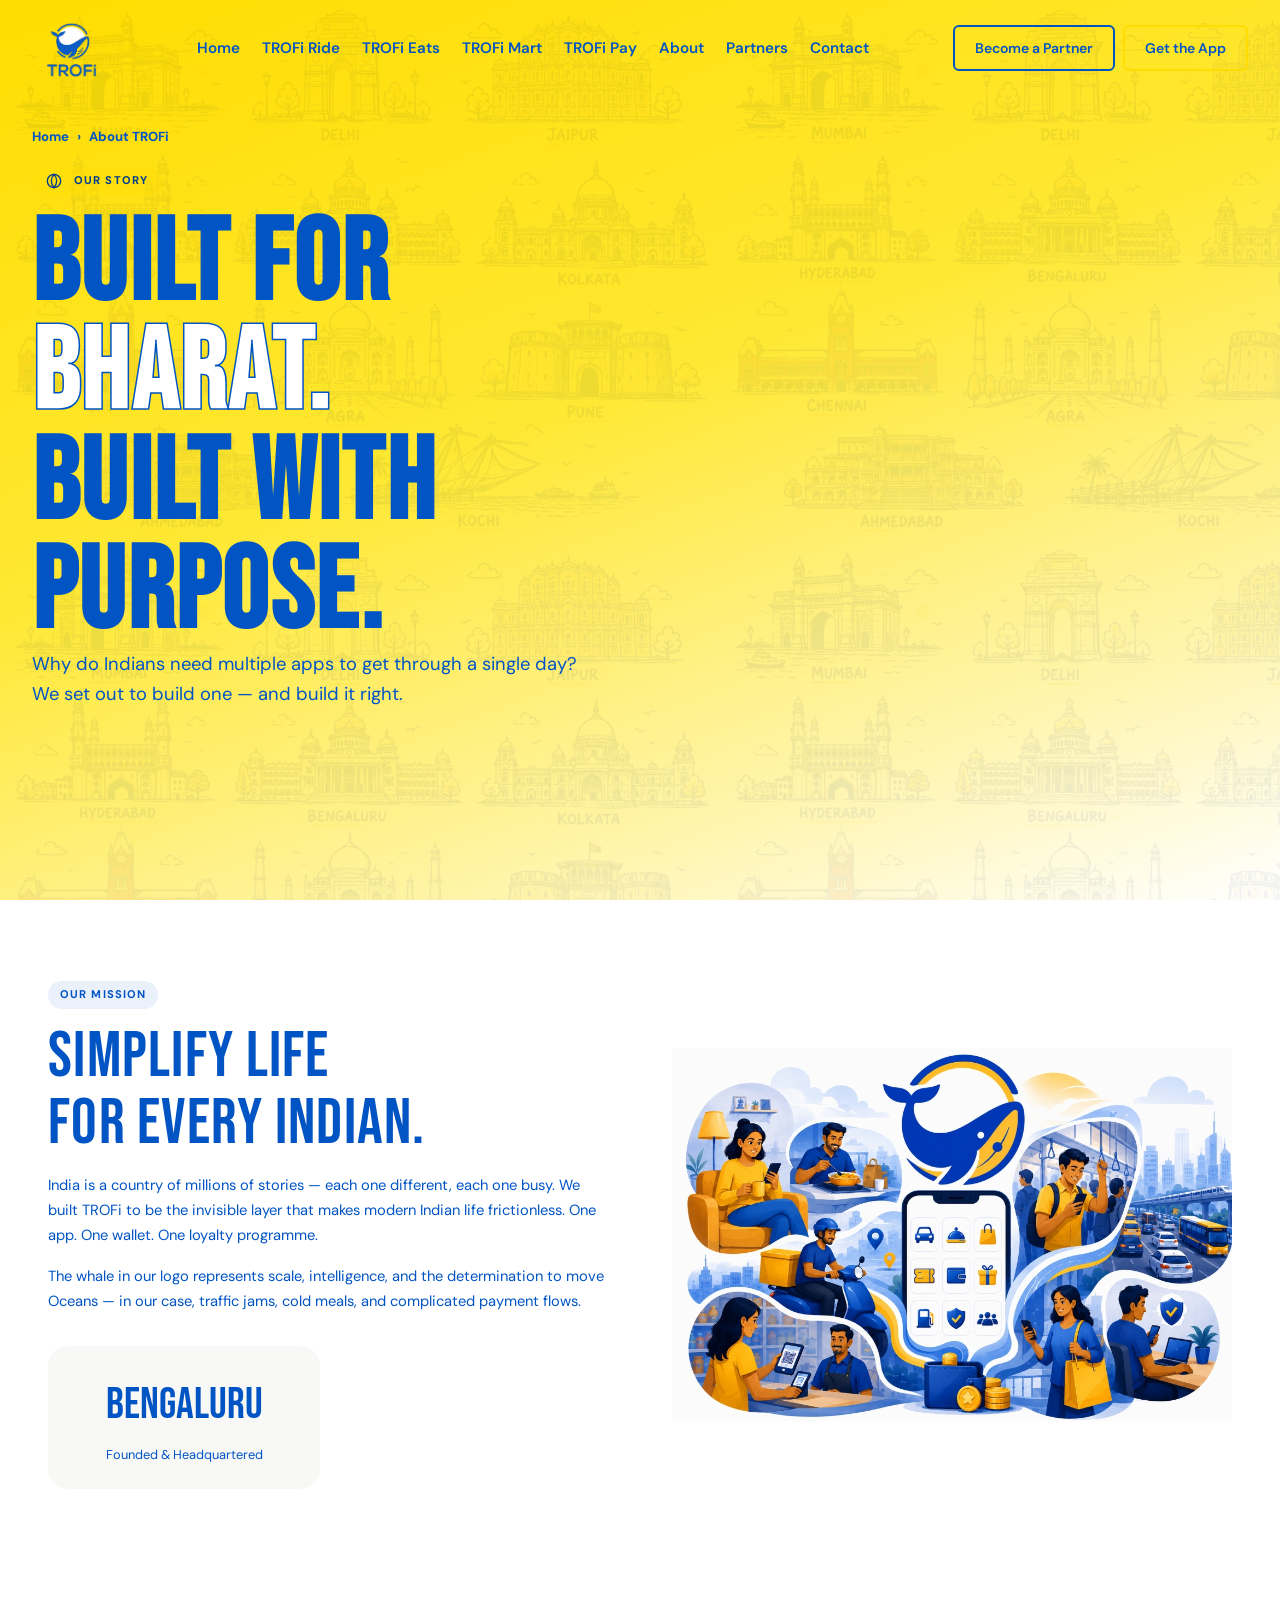
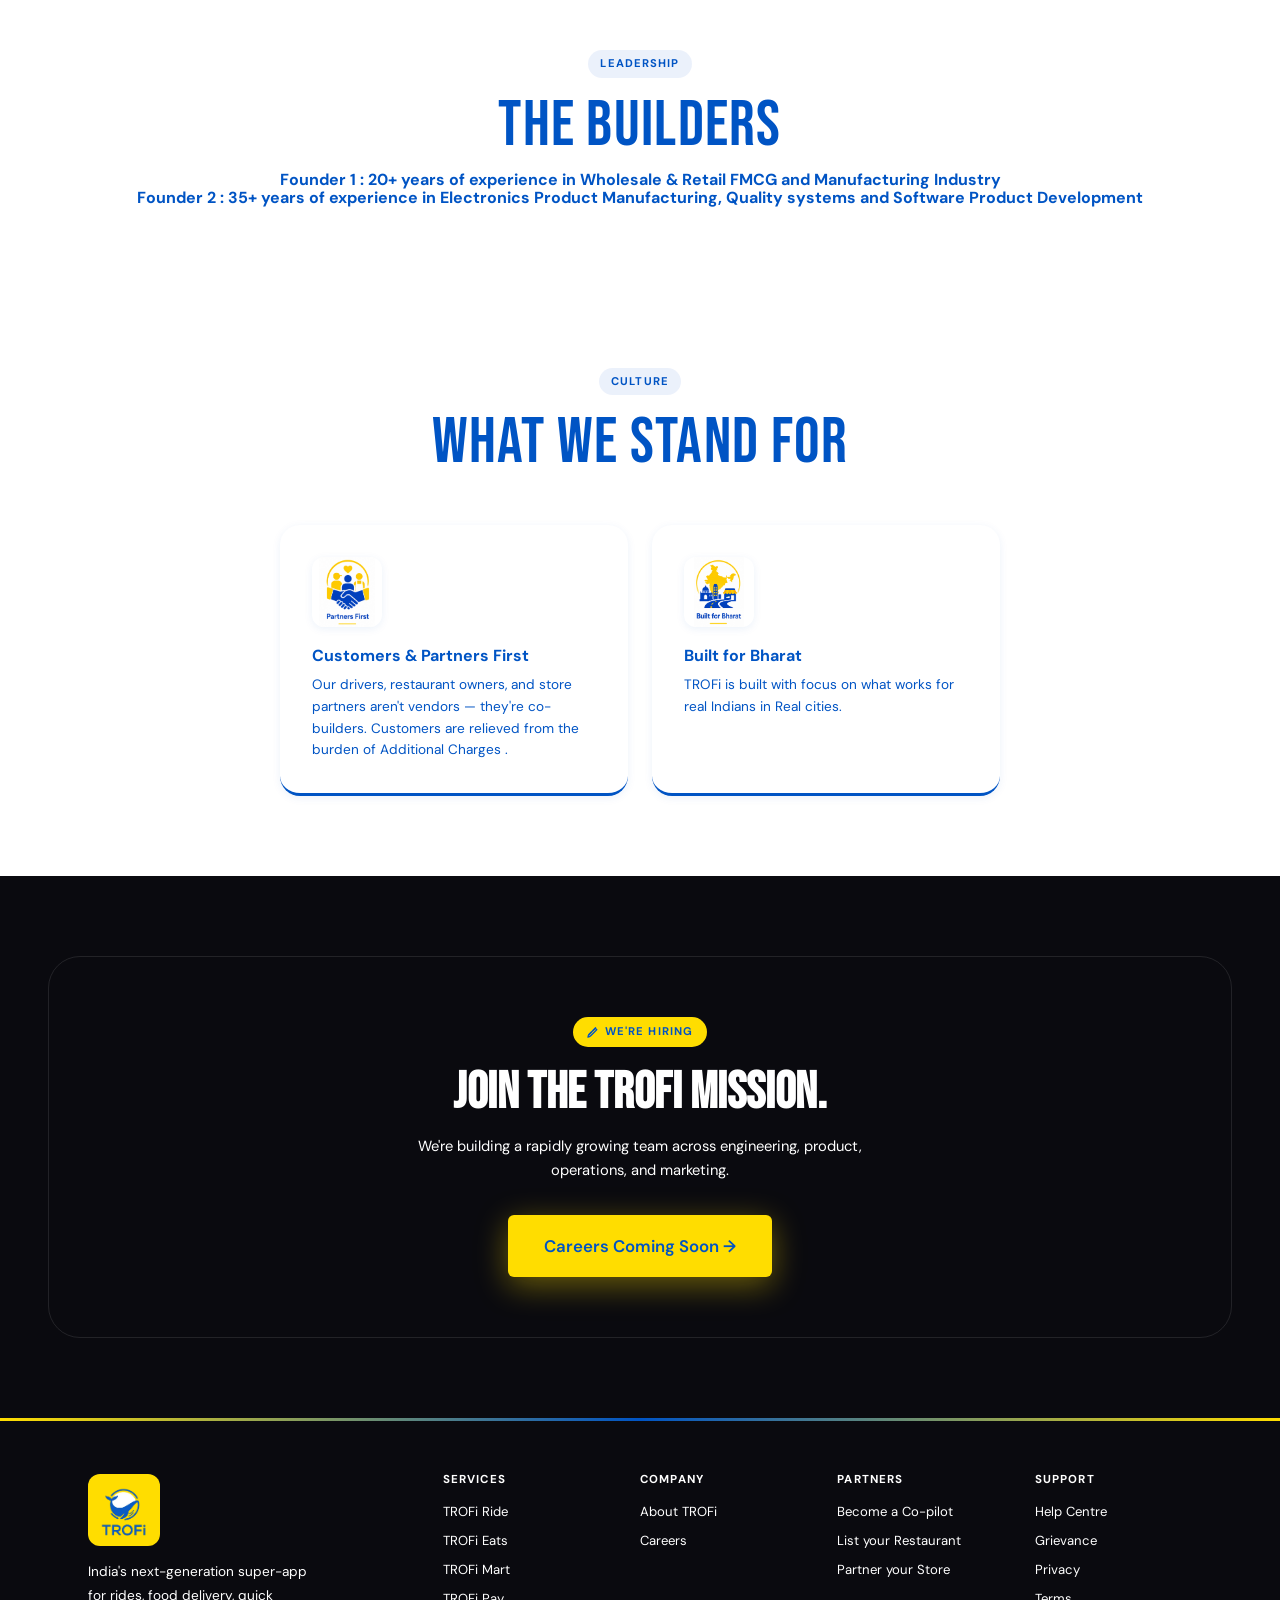
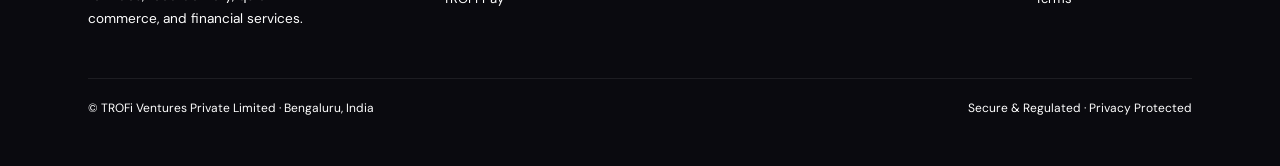
<file: pages/about.html>
<!DOCTYPE html>
<html lang="en"><head>
<meta charset="UTF-8"/><meta name="viewport" content="width=device-width,initial-scale=1.0"/>
<title>About TROFi — Our Story, Mission & Team</title>
  <link rel="stylesheet" href="../css/main.css" />
  <link rel="icon" type="image/png" href="../assets/trofi-logo-transparent.png" />
<style>



/* COMMON SECTIONS */
.section{padding:80px 48px}
.off-section{background:var(--off-white);padding:80px 48px}
.section-tag{display:inline-flex;padding:5px 12px;background:rgba(0,84,196,0.08);border-radius:100px;color:var(--blue);font-size:0.7rem;font-weight:700;letter-spacing:0.1em;text-transform:uppercase;margin-bottom:14px}
.section-title{font-family:var(--font-display);font-size:clamp(36px,5vw,60px);letter-spacing:0.02em;margin-bottom:12px;line-height:1.05}
.section-sub{font-size:0.95rem;color:var(--text-light);max-width:480px;line-height:1.65;margin-bottom:40px}
.split{display:grid;grid-template-columns:1fr 1fr;gap:64px;align-items:center}
.split-img{border-radius:var(--radius-xl);overflow:hidden;box-shadow:var(--shadow-lg)}
.split-img img{width:100%;height:440px;object-fit:cover}

/* MOCKUP — clean no shadow */
.mockup-clean img{width:100%;height:auto;object-fit:contain;border-radius:44px;background:transparent;box-shadow:none;filter:none;display:block}

/* FEATURE CARDS */
.feat-grid{display:grid;grid-template-columns:1fr 1fr;gap:14px;margin-top:24px}
.feat-item{padding:18px;background:#fff;border-radius:var(--radius-md);box-shadow:var(--shadow-sm)}
.feat-item .icon{font-size:24px;margin-bottom:8px}
.feat-item strong{font-size:0.88rem;display:block;margin-bottom:4px}
.feat-item p{font-size:0.8rem;color:var(--text-light);line-height:1.5}

/* STATS ROW */
.stats-row{display:grid;grid-template-columns:repeat(4,1fr);gap:16px;max-width:960px;margin:0 auto}
.stat-card{background:#fff;border-radius:var(--radius-lg);padding:28px 20px;text-align:center;border-top:3px solid var(--yellow)}
.stat-num{font-family:var(--font-display);font-size:48px;line-height:1}
.stat-lbl{font-size:0.7rem;font-weight:600;color:var(--gray-3);text-transform:uppercase;letter-spacing:0.06em;margin-top:6px}

/* STEPS */
.step{display:flex;gap:18px;padding-bottom:28px;position:relative}
.step:not(:last-child)::before{content:'';position:absolute;left:19px;top:44px;bottom:0;width:2px;background:linear-gradient(to bottom,var(--blue),transparent);opacity:0.2}
.step-num{width:40px;height:40px;border-radius:50%;background:var(--blue);color:#fff;font-family:var(--font-display);font-size:20px;display:flex;align-items:center;justify-content:center;flex-shrink:0;box-shadow:0 4px 16px rgba(0,84,196,0.3)}
.step h4{font-size:0.95rem;font-weight:700;margin-bottom:5px}
.step p{font-size:0.85rem;color:var(--text-light);line-height:1.6}

/* CTA BAND */
.cta-band{border-radius:var(--radius-xl);padding:60px;text-align:center;position:relative;overflow:hidden}
.cta-band h2{font-family:var(--font-display);font-size:clamp(36px,4vw,56px);color:#fff;margin-bottom:14px}
.cta-band p{color:rgba(255,255,255,0.72);max-width:460px;margin:0 auto 32px;font-size:0.92rem}
.cta-actions{display:flex;gap:16px;justify-content:center;flex-wrap:wrap}

/* FOOTER */
.footer{background:#0A0A0F;padding:56px 48px 24px}
.footer-grid{display:grid;grid-template-columns:2fr 1fr 1fr 1fr 1fr;gap:40px;padding-bottom:48px;border-bottom:1px solid rgba(255,255,255,0.08)}
.footer-brand img{height:64px;margin-bottom:14px}
.footer-brand p{color:rgba(255,255,255,0.5);font-size:0.85rem;line-height:1.7;max-width:240px;margin-top:10px}
.footer-col h4{font-size:0.72rem;font-weight:700;letter-spacing:0.1em;text-transform:uppercase;color:var(--yellow);margin-bottom:14px}
.footer-col a{display:block;font-size:0.82rem;color:rgba(255,255,255,0.5);margin-bottom:8px}
.footer-bottom{padding-top:20px;display:flex;justify-content:space-between}
.footer-bottom p{font-size:0.75rem;color:rgba(255,255,255,0.3)}


.hero-p{font-size:1.15rem;color:var(--text);opacity:0.85;max-width:580px;line-height:1.65}
.hero-about-doodle {
  background-image: url('../assets/about_doodle_bg.png');
}
.hero-visual-about {
  display: flex;
  justify-content: center;
  align-items: center;
}
.india-map-floating {
  width: 740px;
  height: 820px;
  position: relative;
  max-width: 100%;
  animation: floatPhone 6s ease-in-out infinite;
}
.india-map-interactive {
  position: relative;
  width: 100%;
  height: 100%;
  display: flex;
  justify-content: center;
  align-items: center;
}
.india-map-base {
  width: 100%;
  height: 100%;
  object-fit: contain;
  filter: drop-shadow(0 12px 32px rgba(0,84,196,0.15));
}
.city-node {
  position: absolute;
  display: flex;
  align-items: center;
  gap: 8px;
  transform: translate(-50%, -50%);
  z-index: 10;
}
.city-name {
  font-family: var(--font-body);
  font-size: 0.72rem;
  font-weight: 700;
  color: var(--blue-dark);
  background: rgba(255, 255, 255, 0.9);
  padding: 2px 6px;
  border-radius: 4px;
  border: 1px solid rgba(0, 84, 196, 0.15);
  white-space: nowrap;
  box-shadow: var(--shadow-sm);
}
.pulse-dot-small {
  position: relative;
  width: 8px;
  height: 8px;
  display: inline-block;
}
.pulse-dot-small::before {
  content: '';
  position: absolute;
  inset: 0;
  border-radius: 50%;
  background: var(--blue);
  animation: pulse-ring 2s ease-out infinite;
}
.pulse-dot-small::after {
  content: '';
  position: absolute;
  inset: 1px;
  border-radius: 50%;
  background: var(--blue);
}
.value-icon-img {
  width: 70px;
  height: 70px;
  object-fit: cover;
  border-radius: var(--radius-md);
  margin-bottom: 20px;
  display: block;
  box-shadow: var(--shadow-sm);
}
.simplify-life-img-container {
  box-shadow: none !important;
  background: transparent !important;
  display: flex !important;
  align-items: center;
  justify-content: center;
}
.simplify-life-img-container img {
  width: 100%;
  height: auto;
  max-height: 480px;
  object-fit: contain !important;
}
@keyframes floatPhone {
  0% { transform: translateY(0) rotate(0deg); }
  50% { transform: translateY(-16px) rotate(0.5deg); }
  100% { transform: translateY(0) rotate(0deg); }
}
.team-grid{display:grid;grid-template-columns:repeat(4,1fr);gap:24px;margin-top:48px}
.team-card{text-align:center;background:#fff;border-radius:var(--radius-lg);padding:36px 24px 28px;box-shadow:var(--shadow-sm)}
.team-avatar{width:80px;height:80px;border-radius:50%;margin:0 auto 16px;display:flex;align-items:center;justify-content:center;font-family:var(--font-display);font-size:28px;color:#fff}
.team-card h4{font-size:1rem;font-weight:700;margin-bottom:4px}
.team-role{font-size:0.8rem;color:var(--gray-3);margin-bottom:10px}
.team-bio{font-size:0.8rem;color:var(--text-light);line-height:1.55}
.values-grid{display:grid;grid-template-columns:repeat(2,1fr);gap:24px;margin-top:48px;max-width:720px;margin-left:auto;margin-right:auto}
.value-card{background:#fff;border-radius:var(--radius-lg);padding:32px;box-shadow:var(--shadow-sm);border-bottom:3px solid var(--blue)}
.value-icon{font-size:32px;margin-bottom:16px}
.value-card h3{font-size:1rem;font-weight:700;margin-bottom:10px}
.value-card p{font-size:0.85rem;color:var(--text-light);line-height:1.6}
.mission-nums{display:grid;grid-template-columns:1fr 1fr;gap:16px;margin-top:32px}
.mission-num{text-align:center;padding:24px;background:var(--off-white);border-radius:var(--radius-lg)}
.mission-num .n{font-family:var(--font-display);font-size:44px;color:var(--blue)}
.mission-num .l{font-size:0.8rem;color:var(--text-light);margin-top:4px}
</style>
<link rel="stylesheet" href="../css/responsive.css" />
</head><body>


<nav class="nav transparent" id="navbar">
  <div class="nav-inner">
    <a href="../index.html" class="nav-logo">
      <img src="../assets/TROFi_logo.png?v=2" alt="TROFi" />
    </a>
    <ul class="nav-links">
      <li><a href="../index.html">Home</a></li>
      <li><a href="ride.html">TROFi Ride</a></li>
      <li><a href="eats.html">TROFi Eats</a></li>
      <li><a href="mart.html">TROFi Mart</a></li>
      <li><a href="pay.html">TROFi Pay</a></li>
      <li><a href="#" class="active">About</a></li>
      <li><a href="partners.html">Partners</a></li>
      <li><a href="contact.html">Contact</a></li>
    </ul>
    <div class="nav-cta">
      <a href="partners.html" class="btn btn-outline btn-sm">Become a Partner</a>
      <a href="../index.html#download" class="btn btn-outline-yellow btn-sm">Get the App</a>
    </div>
    <button class="hamburger" aria-label="Menu">
      <span></span><span></span><span></span>
    </button>
  </div>
</nav>

<!-- Mobile Menu -->
<div class="mobile-menu">
  <a href="../index.html">Home</a>
  <a href="ride.html">TROFi Ride</a>
  <a href="eats.html">TROFi Eats</a>
  <a href="mart.html">TROFi Mart</a>
  <a href="pay.html">TROFi Pay</a>
  <a href="about.html">About</a>
  <a href="partners.html">Partners</a>
  <a href="contact.html">Contact</a>
  <a href="../index.html#download" class="btn btn-primary btn-lg" style="margin-top:24px;">Get the App</a>
</div>

<!-- HERO -->
<section class="hero">
  <div class="hero-bg-doodle hero-about-doodle" aria-hidden="true"></div>
  <div class="hero-grid">
    <div>
      <nav class="breadcrumb fade-up"><a href="../index.html">Home</a> › <span style="color:var(--blue-dark)">About TROFi</span></nav>
      <div class="hero-tag fade-up"><svg width="16" height="16" viewBox="0 0 24 24" fill="none" stroke="currentColor" stroke-width="2" style="vertical-align: middle; margin-right: 6px;"><circle cx="12" cy="12" r="10"/><path d="M12 2a15.3 15.3 0 0 1 4 10 15.3 15.3 0 0 1-4 10 15.3 15.3 0 0 1-4-10 15.3 15.3 0 0 1 4-10z"/></svg>Our Story</div>
      <h1 class="display-hero fade-up delay-1">Built For<br/><span>Bharat.</span><br/>Built With<br/>Purpose.</h1>
      <p class="hero-p fade-up delay-2">Why do Indians need multiple apps to get through a single day? We set out to build one — and build it right.</p>
    </div>
    <!-- <div class="hero-visual-about slide-right delay-2">
      <div class="india-map-floating">
        <div class="india-map-interactive">
          <img class="india-map-base" src="../assets/india-map-outline-clean.png" alt="India Map"/> -->
          
          <!-- Delhi 
          <div class="city-node" style="top: 25%; left: 40%;">
            <div class="pulse-dot"></div>
            <span class="city-name">Delhi</span>
          </div>-->
          
          <!-- Chandigarh 
          <div class="city-node" style="top: 16%; left: 37%;">
            <div class="pulse-dot-small"></div>
            <span class="city-name">Chandigarh</span>
          </div> -->
          
          <!-- Jaipur 
          <div class="city-node" style="top: 36%; left: 31%;">
            <div class="pulse-dot-small"></div>
            <span class="city-name">Jaipur</span>
          </div> -->
          
          <!-- Ahmedabad 
          <div class="city-node" style="top: 48%; left: 25%;">
            <div class="pulse-dot-small"></div>
            <span class="city-name">Ahmedabad</span>
          </div> -->
          
           <!--
          <div class="city-node" style="top: 55%; left: 24%;">
            <div class="pulse-dot"></div>
            <span class="city-name">Mumbai</span>
          </div> -->
          
          <!-- Pune 
          <div class="city-node" style="top: 59%; left: 29%;">
            <div class="pulse-dot-small"></div>
            <span class="city-name">Pune</span>
          </div> -->
          
          <!-- Bengaluru 
          <div class="city-node" style="top: 76%; left: 42%;">
            <div class="pulse-dot"></div>
            <span class="city-name">Bengaluru</span>
          </div>-->
          
          <!-- Kochi 
          <div class="city-node" style="top: 86%; left: 39%;">
            <div class="pulse-dot-small"></div>
            <span class="city-name">Kochi</span>
          </div> -->
          
          <!-- Chennai 
          <div class="city-node" style="top: 79%; left: 47%;">
            <div class="pulse-dot"></div>
            <span class="city-name">Chennai</span>
          </div> -->
          
          <!-- Hyderabad
          <div class="city-node" style="top: 64%; left: 45%;">
            <div class="pulse-dot-small"></div>
            <span class="city-name">Hyderabad</span>
          </div>  -->
          
          <!-- Lucknow 
          <div class="city-node" style="top: 32%; left: 52%;">
            <div class="pulse-dot-small"></div>
            <span class="city-name">Lucknow</span>
          </div>  -->
          
          <!-- Kolkata
          <div class="city-node" style="top: 48%; left: 74%;">
            <div class="pulse-dot"></div>
            <span class="city-name">Kolkata</span>
          </div> -->

          <!-- Guwahati
          <div class="city-node" style="top: 42%; left: 88%;">
            <div class="pulse-dot-small"></div>
            <span class="city-name">Guwahati</span>
          </div>  -->

          <!-- Surat 
          <div class="city-node" style="top: 50%; left: 21%;">
            <div class="pulse-dot-small"></div>
            <span class="city-name">Surat</span>
          </div> -->

          <!-- Indore 
          <div class="city-node" style="top: 47%; left: 37%;">
            <div class="pulse-dot-small"></div>
            <span class="city-name">Indore</span>
          </div> -->

          <!-- Patna 
          <div class="city-node" style="top: 36%; left: 63%;">
            <div class="pulse-dot-small"></div>
            <span class="city-name">Patna</span>
          </div> -->

          <!-- Visakhapatnam 
          <div class="city-node" style="top: 67%; left: 52%;">
            <div class="pulse-dot-small"></div>
            <span class="city-name">Visakhapatnam</span>
          </div> -->
        </div> 
      </div>
    </div>
  </div>
</section>

<div class="section">
  <div class="split">
    <div>
      <div class="section-tag">Our Mission</div>
      <div class="section-title">Simplify Life<br/>for <span style="color:var(--blue)">Every Indian.</span></div>
      <p style="color:var(--text-light);font-size:0.92rem;line-height:1.7;margin:16px 0">India is a country of millions of stories — each one different, each one busy. We built TROFi to be the invisible layer that makes modern Indian life frictionless. One app. One wallet. One loyalty programme.</p>
      <p style="color:var(--text-light);font-size:0.92rem;line-height:1.7">The whale in our logo represents scale, intelligence, and the determination to move Oceans — in our case, traffic jams, cold meals, and complicated payment flows.</p>
      <div class="mission-nums">
        <div class="mission-num"><div class="n">Bengaluru</div><div class="l">Founded & Headquartered</div></div>
       <!-- <div class="mission-num"><div class="n">Series A</div><div class="l">Funding Backed</div></div> -->
      </div>
    </div>
    <div class="simplify-life-img-container">
      <img src="../assets/simplify-life-illustration.jpg" alt="Simplify Life for Every Indian"/>
    </div>
  </div>
</div>

<div class="section">
  <div style="text-align:center">
    <div class="section-tag" style="margin:0 auto 14px">Leadership</div>
    <div class="section-title">The <span style="color:var(--blue)">Builders</span></div>
  </div>
  <h4 style="text-align:center;">Founder 1 :  20+ years of experience in Wholesale & Retail FMCG and Manufacturing Industry</h4>
  <h4 style="text-align:center;">Founder 2 :  35+ years of experience in Electronics Product Manufacturing, Quality systems and Software Product Development</h4>
 <!--  <div class="team-grid">
    <div class="team-card">
      <div class="team-avatar" style="background:linear-gradient(135deg,var(--blue),#1A7AE8)">VK</div>
      <h4>Co-Founder & CEO</h4>
      <p class="team-bio">Ex-mobility lead, IIT Bombay. Built mobility products used by millions of users. Obsessed with hyperlocal supply chains.</p>
    </div>
    <div class="team-card">
      <div class="team-avatar" style="background:linear-gradient(135deg,var(--blue),#1A7AE8)">AS</div>
      <h4>Co-Founder & COO</h4>
      <p class="team-bio">Ex-food delivery director of operations. ISB Hyderabad. Scaled restaurant partnerships to thousands of partners.</p>
    </div>
    <div class="team-card">
      <div class="team-avatar" style="background:linear-gradient(135deg,var(--blue),#1A7AE8)">RN</div>
      <h4>Chief Technology Officer</h4>
      <p class="team-bio">Ex-Amazon India, Stanford CS. Architect of TROFi's AI-powered logistics and dark store systems.</p>
    </div>
    <div class="team-card">
      <div class="team-avatar" style="background:linear-gradient(135deg,var(--blue),#1A7AE8);color:#fff">PM</div>
      <h4>Chief Financial Officer</h4>
      <p class="team-bio">Ex-Paytm VP Finance. CA + MBA. Oversaw extensive fintech transactions. Architect of TROFi Pay.</p>
    </div>
  </div> -->
</div>

<div class="section">
  <div style="text-align:center">
    <div class="section-tag" style="margin:0 auto 14px">Culture</div>
    <div class="section-title">What We <span style="color:var(--blue)">Stand For</span></div>
  </div>
  <div class="values-grid">
    <!--<div class="value-card">
      <img class="value-icon-img" src="../assets/about-value-speed.png" alt="Speed Over Perfection" style="object-fit:contain; background:transparent;"/>
      <h3>Speed Over Perfection</h3>
      <p>We ship fast, learn faster. Perfect is the enemy of delivered. Every day without TROFi is a day someone's commute suffered.</p>
    </div> -->
    <div class="value-card">
      <img class="value-icon-img" src="../assets/about-value-partners.png" alt="Partners First" style="object-fit:contain; background:transparent;"/>
      <h3>Customers & Partners First</h3>
      <p>Our drivers, restaurant owners, and store partners aren't vendors — they're co-builders. Customers are relieved from the burden of Additional Charges .</p>
    </div>
    <div class="value-card">
      <img class="value-icon-img" src="../assets/about-value-bharat.png" alt="Built for Bharat" style="object-fit:contain; background:transparent;"/>
      <h3>Built for Bharat</h3>
      <p>TROFi is built with focus on what works for real Indians in Real cities.</p>
    </div>
  </div>
</div>

<div class="section" style="background:var(--dark)" id="careers">
  <div class="cta-band" style="background:transparent;border:1px solid rgba(255,255,255,0.1)">
    <div style="display:inline-flex;align-items:center;padding:6px 14px;background:var(--yellow) !important;border-radius:100px;color:var(--blue) !important;-webkit-text-fill-color:var(--blue) !important;font-size:0.7rem;font-weight:700;letter-spacing:0.1em;text-transform:uppercase;margin-bottom:18px"><svg width="12" height="12" viewBox="0 0 24 24" fill="none" stroke="var(--blue)" stroke-width="2.5" style="vertical-align: middle; margin-right: 6px;"><path d="M4.5 16.5c-1.5 1.5-2.5 3.5-2.5 5.5C4 22 6 21 7.5 19.5l12-12L16.5 4.5l-12 12z"/><path d="M12 9l6-6M9 12l-6 6M19 5l.01-.01"/></svg>We're Hiring</div>
    <h2>Join the <span style="color:var(--yellow)">TROFi Mission.</span></h2>
    <p>We're building a rapidly growing team across engineering, product, operations, and marketing.</p>
    <div class="cta-actions">
      <a href="coming-soon.html" class="btn btn-primary btn-lg" style="color:var(--blue) !important;-webkit-text-fill-color:var(--blue) !important;">Careers Coming Soon →</a>
      <!-- <a href="#" class="btn btn-outline-white btn-lg">Send Your CV</a> -->
    </div>
  </div>
</div>


<footer class="footer">
  <div class="container">
    <div class="footer-grid">
      <div class="footer-brand">
        <img src="../assets/TROFi_logo.png?v=2" alt="TROFi"/>
        <p>India's next-generation super-app for rides, food delivery, quick commerce, and financial services.</p>
      </div>
      <div class="footer-col"><h4>Services</h4><a href="ride.html">TROFi Ride</a><a href="eats.html">TROFi Eats</a><a href="mart.html">TROFi Mart</a><a href="pay.html">TROFi Pay</a></div>
      <div class="footer-col"><h4>Company</h4><a href="about.html">About TROFi</a><a href="coming-soon.html">Careers</a><!-- <a href="article-superapp.html">Blog</a> --></div>
      <div class="footer-col"><h4>Partners</h4><a href="partners.html#driver">Become a Co-pilot</a><a href="partners.html#restaurant">List your Restaurant</a><a href="partners.html#store">Partner your Store</a></div>
      <div class="footer-col"><h4>Support</h4><a href="coming-soon.html">Help Centre</a><a href="coming-soon.html">Grievance</a><a href="coming-soon.html">Privacy</a><a href="coming-soon.html">Terms</a></div>
    </div>
    <div class="footer-bottom">
      <p>© TROFi Ventures Private Limited · Bengaluru, India</p>
      <p>Secure & Regulated · Privacy Protected</p>
    </div>
  </div>
</footer>

<script src="../js/main.js"></script>
</body></html>
</file>
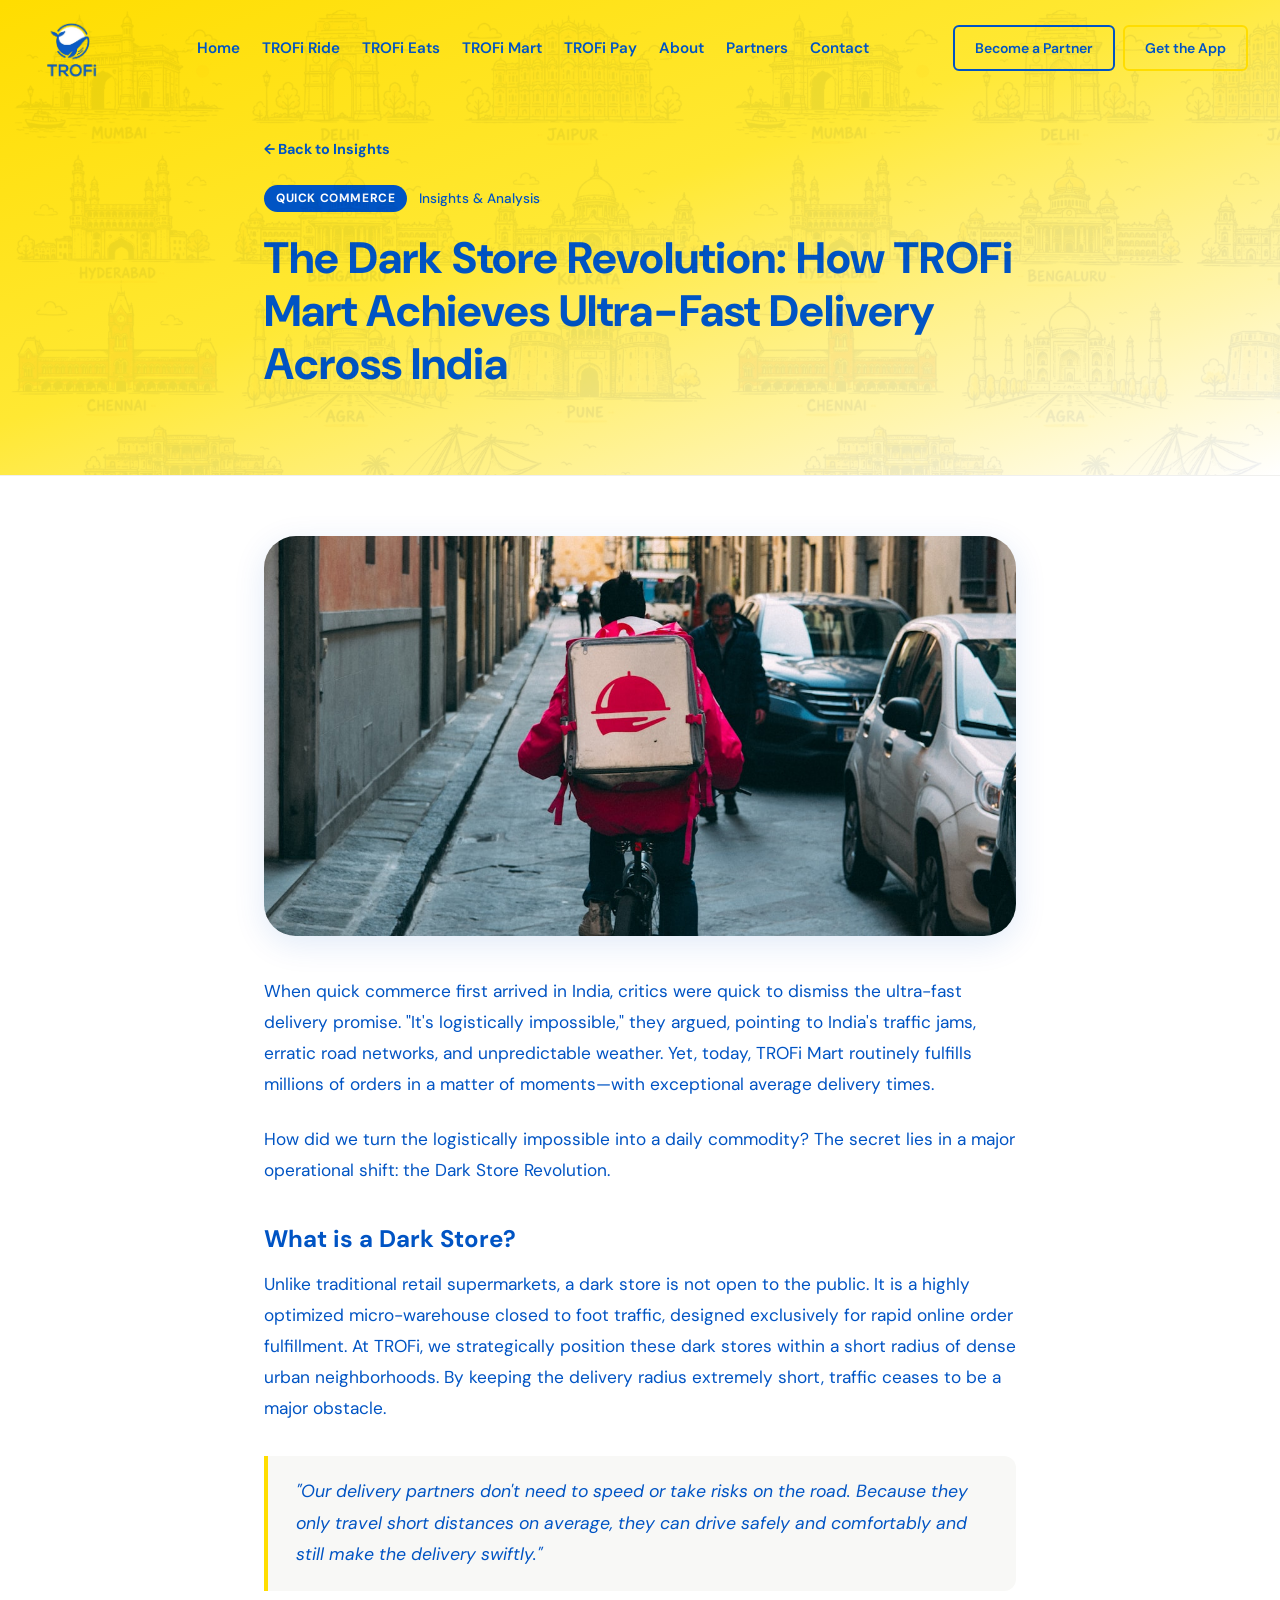
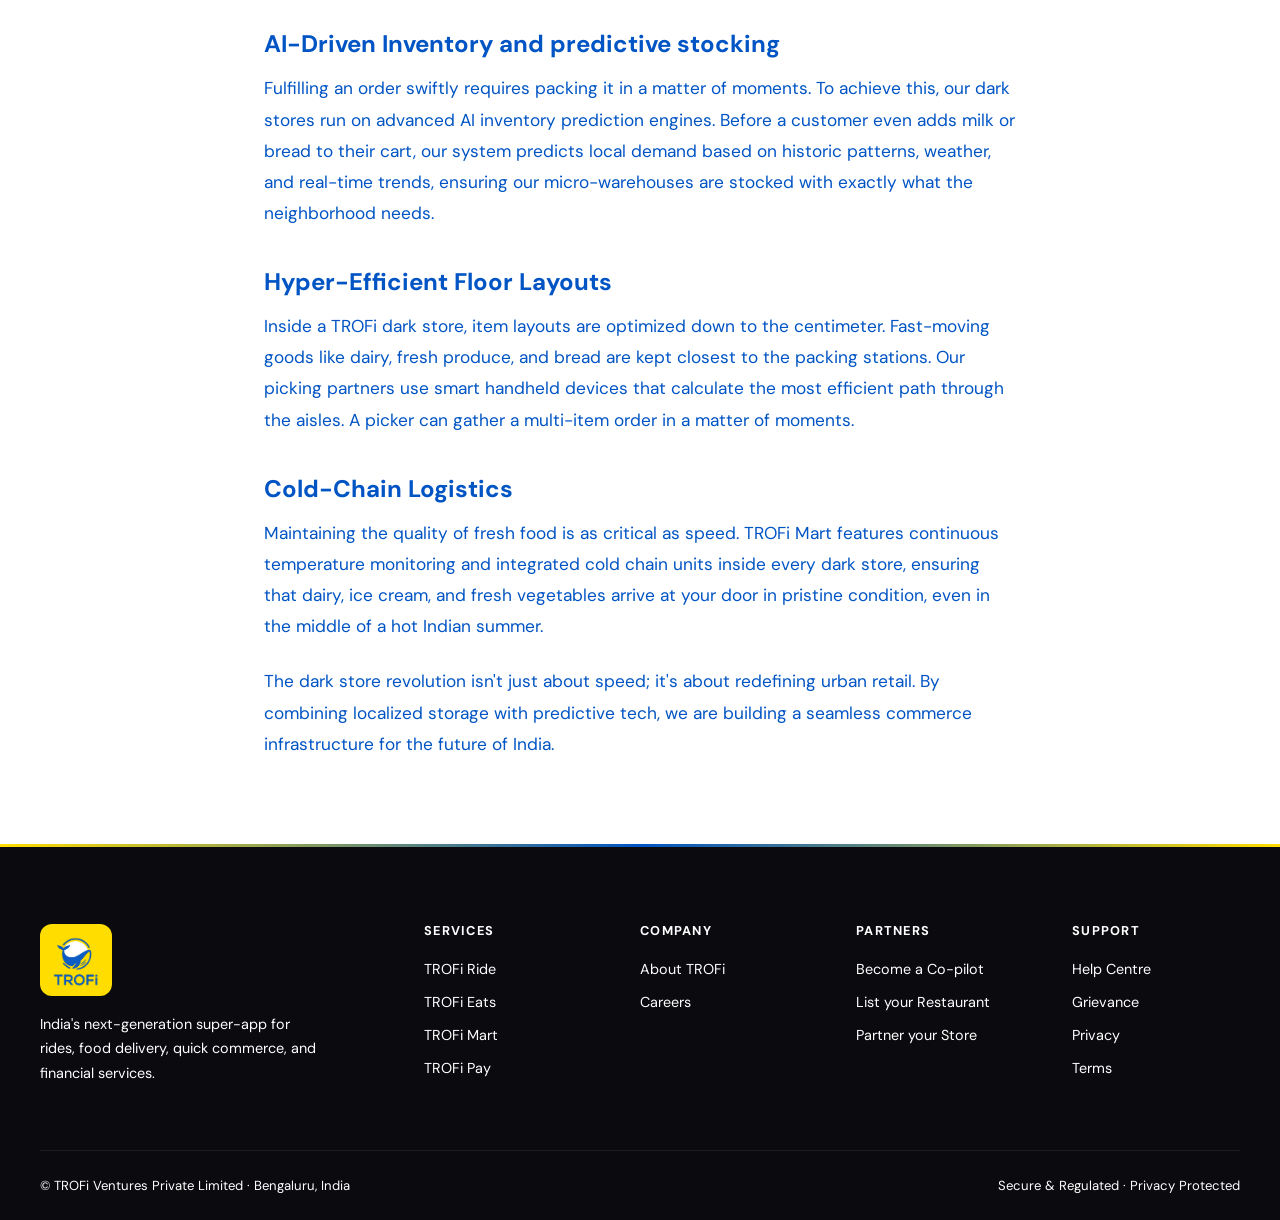
<file: pages/article-darkstore.html>
<!DOCTYPE html>
<html lang="en">
<head>
  <meta charset="UTF-8"/>
  <meta name="viewport" content="width=device-width,initial-scale=1.0"/>
  <title>TROFi Insights — The Dark Store Revolution</title>
  <link rel="stylesheet" href="../css/main.css" />
  <link rel="icon" type="image/png" href="../assets/trofi-logo-transparent.png" />
  <style>
    .article-hero {
      background: linear-gradient(160deg, var(--yellow) 0%, #FFE833 45%, #FFF5B0 80%, var(--white) 100%) !important;
      padding-top: calc(var(--nav-height) + 40px) !important;
      padding-bottom: 60px !important;
      position: relative;
      overflow: hidden;
      border-bottom: 1px solid var(--gray-1);
    }
    .article-header {
      max-width: 800px;
      margin: 0 auto;
      padding: 0 24px;
      text-align: left;
    }
    .article-meta-top {
      display: flex;
      align-items: center;
      gap: 12px;
      margin-bottom: 20px;
    }
    .article-tag-pill {
      background: var(--blue);
      color: #fff;
      padding: 4px 12px;
      font-size: 0.75rem;
      font-weight: 700;
      border-radius: 100px;
      text-transform: uppercase;
      letter-spacing: 0.05em;
    }
    .article-read-time {
      font-size: 0.85rem;
      color: var(--text-light);
      font-weight: 500;
    }
    .article-title {
      font-family: var(--font-body);
      font-size: clamp(28px, 4vw, 44px);
      font-weight: 800;
      color: var(--blue-dark);
      line-height: 1.2;
      margin-bottom: 24px;
    }
    .article-author-card {
      display: flex;
      align-items: center;
      gap: 16px;
    }
    .author-img {
      width: 48px;
      height: 48px;
      border-radius: 50%;
      background: var(--blue);
      color: #fff;
      display: flex;
      align-items: center;
      justify-content: center;
      font-family: var(--font-display);
      font-size: 20px;
      font-weight: 700;
      box-shadow: var(--shadow-sm);
    }
    .author-details strong {
      display: block;
      font-size: 0.95rem;
      color: var(--text);
    }
    .author-details span {
      font-size: 0.8rem;
      color: var(--text-light);
    }

    .article-container {
      max-width: 800px;
      margin: 0 auto;
      padding: 60px 24px;
    }
    .article-banner-img {
      width: 100%;
      height: 400px;
      object-fit: cover;
      border-radius: var(--radius-xl);
      margin-bottom: 40px;
      box-shadow: var(--shadow-md);
    }
    .article-content {
      font-size: 1.08rem;
      line-height: 1.8;
      color: var(--text);
    }
    .article-content p {
      margin-bottom: 24px;
    }
    .article-content h3 {
      font-size: 1.5rem;
      font-weight: 700;
      color: var(--blue);
      margin-top: 40px;
      margin-bottom: 16px;
    }
    .article-content blockquote {
      border-left: 4px solid var(--yellow);
      background: var(--off-white);
      padding: 20px 28px;
      font-style: italic;
      border-radius: 0 var(--radius-md) var(--radius-md) 0;
      margin: 32px 0;
      font-size: 1.1rem;
      color: var(--blue-dark);
    }
    .back-btn {
      display: inline-flex;
      align-items: center;
      gap: 8px;
      font-size: 0.9rem;
      font-weight: 700;
      color: var(--blue);
      margin-bottom: 24px;
      transition: transform 0.2s;
    }
    .back-btn:hover {
      transform: translateX(-4px);
    }
  </style>
  <link rel="stylesheet" href="../css/responsive.css" />
</head>
<body>

  <!-- NAV -->
  <nav class="nav transparent scrolled" id="navbar">
    <div class="nav-inner">
      <a href="../index.html" class="nav-logo">
        <img src="../assets/TROFi_logo.png?v=2" alt="TROFi" />
      </a>
      <ul class="nav-links">
        <li><a href="../index.html">Home</a></li>
        <li><a href="ride.html">TROFi Ride</a></li>
        <li><a href="eats.html">TROFi Eats</a></li>
        <li><a href="mart.html">TROFi Mart</a></li>
        <li><a href="pay.html">TROFi Pay</a></li>
        <li><a href="about.html">About</a></li>
        <li><a href="partners.html">Partners</a></li>
        <li><a href="contact.html">Contact</a></li>
      </ul>
      <div class="nav-cta">
        <a href="partners.html" class="btn btn-outline btn-sm">Become a Partner</a>
        <a href="../index.html#download" class="btn btn-outline-yellow btn-sm">Get the App</a>
      </div>
      <button class="hamburger" aria-label="Menu">
        <span></span><span></span><span></span>
      </button>
    </div>
  </nav>

  <!-- Mobile Menu -->
  <div class="mobile-menu">
    <a href="../index.html">Home</a>
    <a href="ride.html">TROFi Ride</a>
    <a href="eats.html">TROFi Eats</a>
    <a href="mart.html">TROFi Mart</a>
    <a href="pay.html">TROFi Pay</a>
    <a href="about.html">About</a>
    <a href="partners.html">Partners</a>
    <a href="contact.html">Contact</a>
    <a href="../index.html#download" class="btn btn-primary btn-lg" style="margin-top:24px;">Get the App</a>
  </div>

  <section class="article-hero">
    <div class="hero-bg-doodle hero-about-doodle" aria-hidden="true"></div>
    <div class="article-header">
      <a href="../index.html" class="back-btn">← Back to Insights</a>
      <div class="article-meta-top">
        <span class="article-tag-pill">Quick Commerce</span>
        <span class="article-read-time">Insights & Analysis</span>
      </div>
      <h1 class="article-title">The Dark Store Revolution: How TROFi Mart Achieves Ultra-Fast Delivery Across India</h1>

    </div>
  </section>

  <div class="article-container">
    <img class="article-banner-img" src="../assets/article-darkstore-banner.jpg" alt="Dark store worker picking order"/>
    
    <div class="article-content">
      <p>When quick commerce first arrived in India, critics were quick to dismiss the ultra-fast delivery promise. "It's logistically impossible," they argued, pointing to India's traffic jams, erratic road networks, and unpredictable weather. Yet, today, TROFi Mart routinely fulfills millions of orders in a matter of moments—with exceptional average delivery times.</p>
      
      <p>How did we turn the logistically impossible into a daily commodity? The secret lies in a major operational shift: the Dark Store Revolution.</p>

      <h3>What is a Dark Store?</h3>
      <p>Unlike traditional retail supermarkets, a dark store is not open to the public. It is a highly optimized micro-warehouse closed to foot traffic, designed exclusively for rapid online order fulfillment. At TROFi, we strategically position these dark stores within a short radius of dense urban neighborhoods. By keeping the delivery radius extremely short, traffic ceases to be a major obstacle.</p>
      
      <blockquote>
        "Our delivery partners don't need to speed or take risks on the road. Because they only travel short distances on average, they can drive safely and comfortably and still make the delivery swiftly."
      </blockquote>

      <h3>AI-Driven Inventory and predictive stocking</h3>
      <p>Fulfilling an order swiftly requires packing it in a matter of moments. To achieve this, our dark stores run on advanced AI inventory prediction engines. Before a customer even adds milk or bread to their cart, our system predicts local demand based on historic patterns, weather, and real-time trends, ensuring our micro-warehouses are stocked with exactly what the neighborhood needs.</p>

      <h3>Hyper-Efficient Floor Layouts</h3>
      <p>Inside a TROFi dark store, item layouts are optimized down to the centimeter. Fast-moving goods like dairy, fresh produce, and bread are kept closest to the packing stations. Our picking partners use smart handheld devices that calculate the most efficient path through the aisles. A picker can gather a multi-item order in a matter of moments.</p>

      <h3>Cold-Chain Logistics</h3>
      <p>Maintaining the quality of fresh food is as critical as speed. TROFi Mart features continuous temperature monitoring and integrated cold chain units inside every dark store, ensuring that dairy, ice cream, and fresh vegetables arrive at your door in pristine condition, even in the middle of a hot Indian summer.</p>

      <p>The dark store revolution isn't just about speed; it's about redefining urban retail. By combining localized storage with predictive tech, we are building a seamless commerce infrastructure for the future of India.</p>
    </div>
  </div>

  <footer class="footer">
  <div class="container">
    <div class="footer-grid">
      <div class="footer-brand">
        <img src="../assets/TROFi_logo.png?v=2" alt="TROFi"/>
        <p>India's next-generation super-app for rides, food delivery, quick commerce, and financial services.</p>
      </div>
      <div class="footer-col">
        <h4>Services</h4>
        <a href="ride.html">TROFi Ride</a>
        <a href="eats.html">TROFi Eats</a>
        <a href="mart.html">TROFi Mart</a>
        <a href="pay.html">TROFi Pay</a>
      </div>
      <div class="footer-col">
        <h4>Company</h4>
        <a href="about.html">About TROFi</a>
        <a href="coming-soon.html">Careers</a>
        <!-- <a href="article-superapp.html">Blog</a> -->
      </div>
      <div class="footer-col">
        <h4>Partners</h4>
        <a href="partners.html#driver">Become a Co-pilot</a>
        <a href="partners.html#restaurant">List your Restaurant</a>
        <a href="partners.html#store">Partner your Store</a>
      </div>
      <div class="footer-col">
        <h4>Support</h4>
        <a href="coming-soon.html">Help Centre</a>
        <a href="coming-soon.html">Grievance</a>
        <a href="coming-soon.html">Privacy</a>
        <a href="coming-soon.html">Terms</a>
      </div>
    </div>
    <div class="footer-bottom">
      <p>© TROFi Ventures Private Limited · Bengaluru, India</p>
      <p>Secure & Regulated · Privacy Protected</p>
    </div>
  </div>
</footer>

  <script src="../js/main.js"></script>
</body>
</html>
</file>
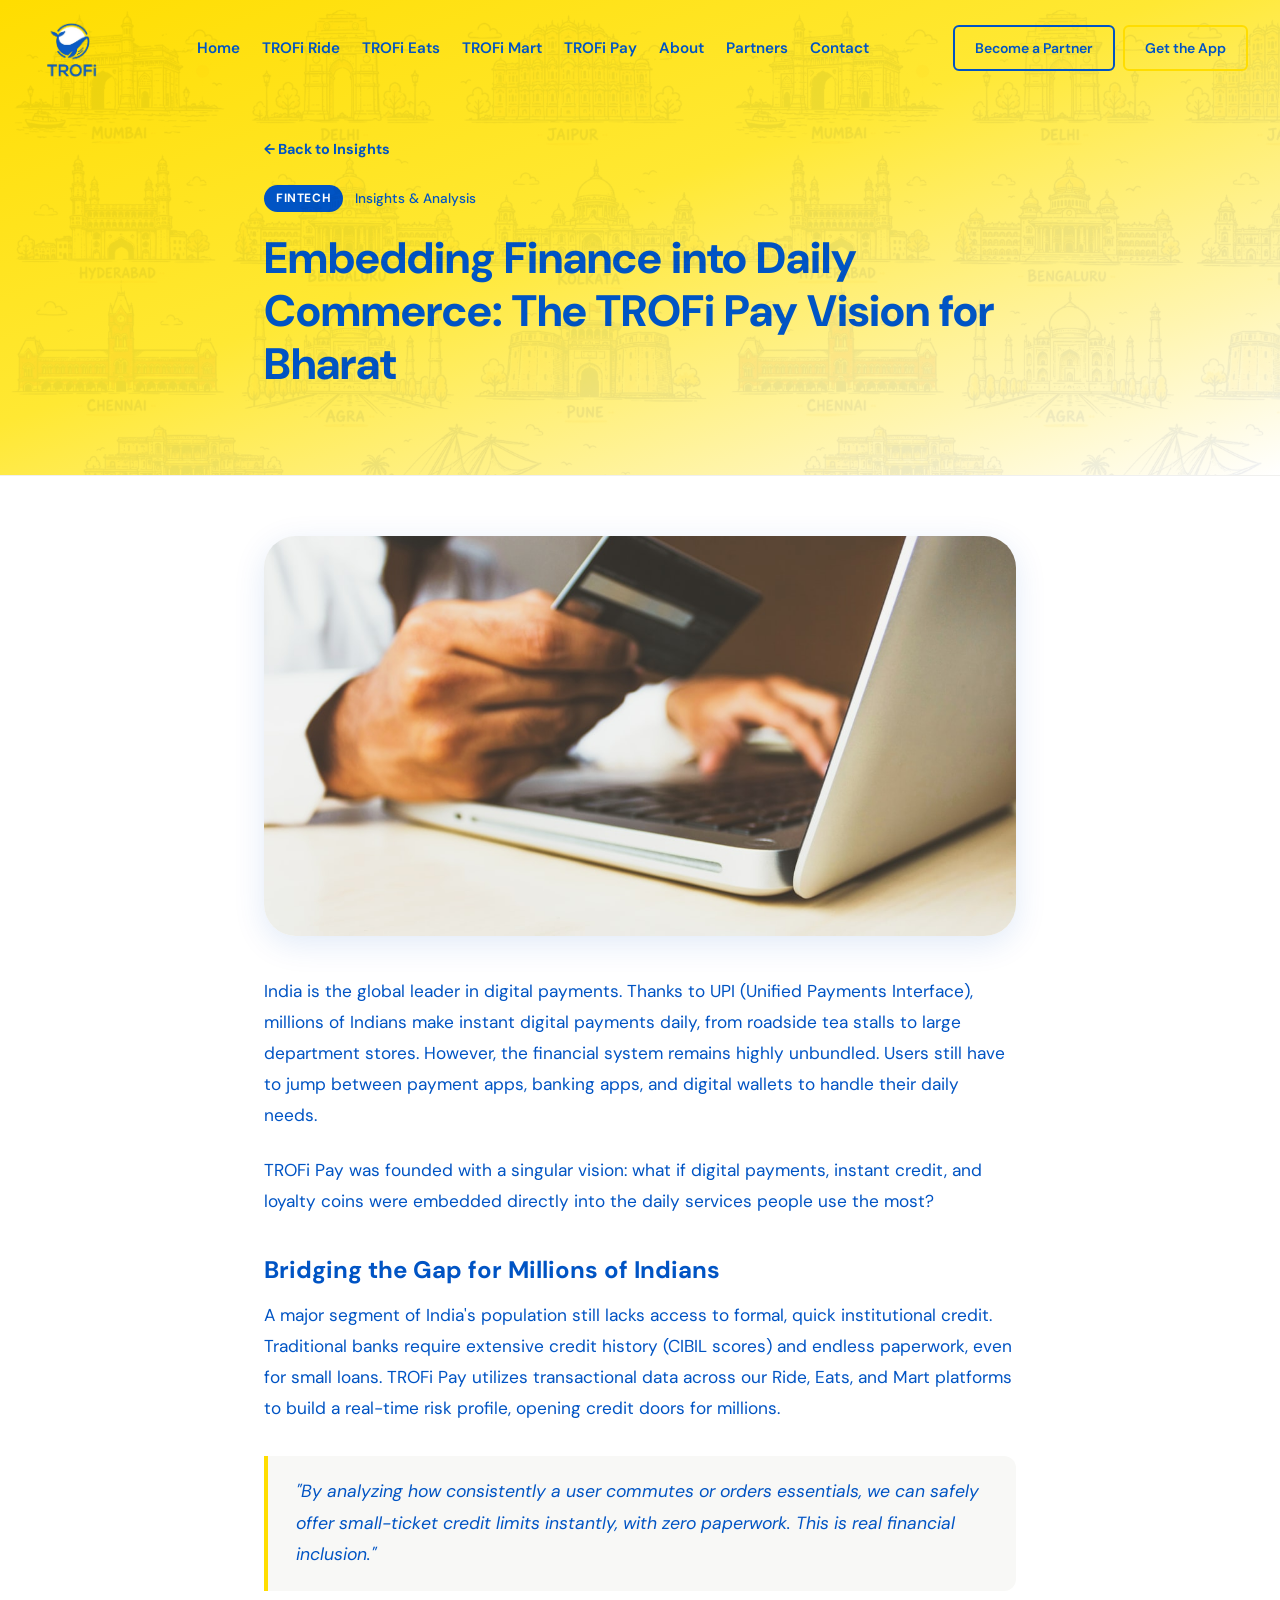
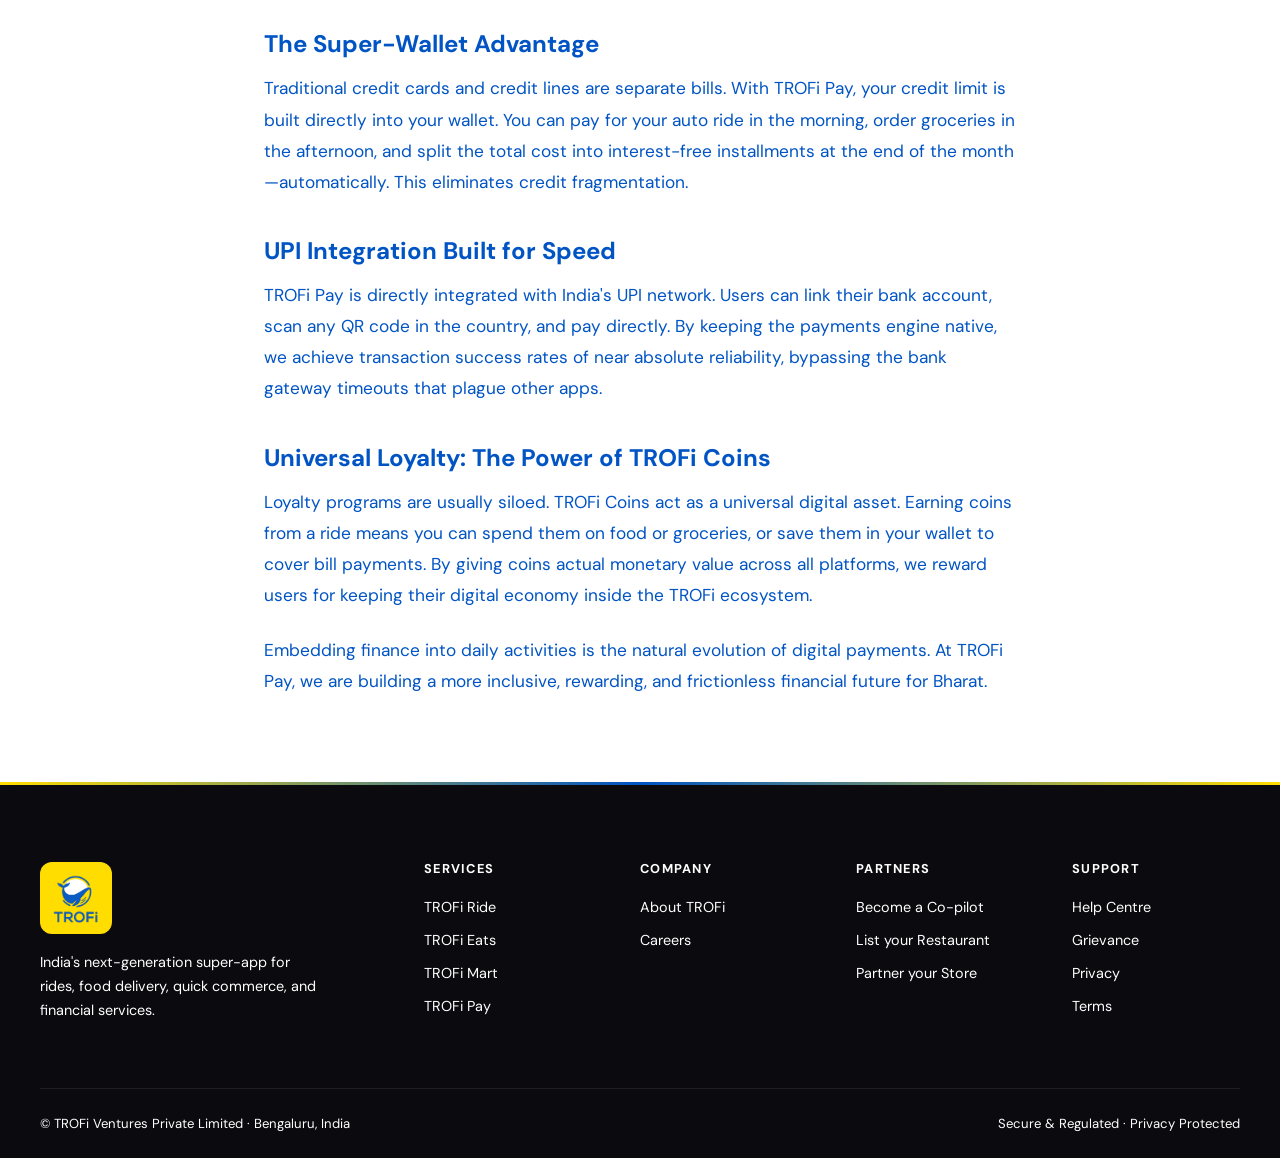
<file: pages/article-finance.html>
<!DOCTYPE html>
<html lang="en">
<head>
  <meta charset="UTF-8"/>
  <meta name="viewport" content="width=device-width,initial-scale=1.0"/>
  <title>TROFi Insights — Embedding Finance into Daily Commerce</title>
  <link rel="stylesheet" href="../css/main.css" />
  <link rel="icon" type="image/png" href="../assets/trofi-logo-transparent.png" />
  <style>
    .article-hero {
      background: linear-gradient(160deg, var(--yellow) 0%, #FFE833 45%, #FFF5B0 80%, var(--white) 100%) !important;
      padding-top: calc(var(--nav-height) + 40px) !important;
      padding-bottom: 60px !important;
      position: relative;
      overflow: hidden;
      border-bottom: 1px solid var(--gray-1);
    }
    .article-header {
      max-width: 800px;
      margin: 0 auto;
      padding: 0 24px;
      text-align: left;
    }
    .article-meta-top {
      display: flex;
      align-items: center;
      gap: 12px;
      margin-bottom: 20px;
    }
    .article-tag-pill {
      background: var(--blue);
      color: #fff;
      padding: 4px 12px;
      font-size: 0.75rem;
      font-weight: 700;
      border-radius: 100px;
      text-transform: uppercase;
      letter-spacing: 0.05em;
    }
    .article-read-time {
      font-size: 0.85rem;
      color: var(--text-light);
      font-weight: 500;
    }
    .article-title {
      font-family: var(--font-body);
      font-size: clamp(28px, 4vw, 44px);
      font-weight: 800;
      color: var(--blue-dark);
      line-height: 1.2;
      margin-bottom: 24px;
    }
    .article-author-card {
      display: flex;
      align-items: center;
      gap: 16px;
    }
    .author-img {
      width: 48px;
      height: 48px;
      border-radius: 50%;
      background: var(--blue);
      color: #fff;
      display: flex;
      align-items: center;
      justify-content: center;
      font-family: var(--font-display);
      font-size: 20px;
      font-weight: 700;
      box-shadow: var(--shadow-sm);
    }
    .author-details strong {
      display: block;
      font-size: 0.95rem;
      color: var(--text);
    }
    .author-details span {
      font-size: 0.8rem;
      color: var(--text-light);
    }

    .article-container {
      max-width: 800px;
      margin: 0 auto;
      padding: 60px 24px;
    }
    .article-banner-img {
      width: 100%;
      height: 400px;
      object-fit: cover;
      border-radius: var(--radius-xl);
      margin-bottom: 40px;
      box-shadow: var(--shadow-md);
    }
    .article-content {
      font-size: 1.08rem;
      line-height: 1.8;
      color: var(--text);
    }
    .article-content p {
      margin-bottom: 24px;
    }
    .article-content h3 {
      font-size: 1.5rem;
      font-weight: 700;
      color: var(--blue);
      margin-top: 40px;
      margin-bottom: 16px;
    }
    .article-content blockquote {
      border-left: 4px solid var(--yellow);
      background: var(--off-white);
      padding: 20px 28px;
      font-style: italic;
      border-radius: 0 var(--radius-md) var(--radius-md) 0;
      margin: 32px 0;
      font-size: 1.1rem;
      color: var(--blue-dark);
    }
    .back-btn {
      display: inline-flex;
      align-items: center;
      gap: 8px;
      font-size: 0.9rem;
      font-weight: 700;
      color: var(--blue);
      margin-bottom: 24px;
      transition: transform 0.2s;
    }
    .back-btn:hover {
      transform: translateX(-4px);
    }
  </style>
  <link rel="stylesheet" href="../css/responsive.css" />
</head>
<body>

  <!-- NAV -->
  <nav class="nav transparent scrolled" id="navbar">
    <div class="nav-inner">
      <a href="../index.html" class="nav-logo">
        <img src="../assets/TROFi_logo.png?v=2" alt="TROFi" />
      </a>
      <ul class="nav-links">
        <li><a href="../index.html">Home</a></li>
        <li><a href="ride.html">TROFi Ride</a></li>
        <li><a href="eats.html">TROFi Eats</a></li>
        <li><a href="mart.html">TROFi Mart</a></li>
        <li><a href="pay.html">TROFi Pay</a></li>
        <li><a href="about.html">About</a></li>
        <li><a href="partners.html">Partners</a></li>
        <li><a href="contact.html">Contact</a></li>
      </ul>
      <div class="nav-cta">
        <a href="partners.html" class="btn btn-outline btn-sm">Become a Partner</a>
        <a href="../index.html#download" class="btn btn-outline-yellow btn-sm">Get the App</a>
      </div>
      <button class="hamburger" aria-label="Menu">
        <span></span><span></span><span></span>
      </button>
    </div>
  </nav>

  <!-- Mobile Menu -->
  <div class="mobile-menu">
    <a href="../index.html">Home</a>
    <a href="ride.html">TROFi Ride</a>
    <a href="eats.html">TROFi Eats</a>
    <a href="mart.html">TROFi Mart</a>
    <a href="pay.html">TROFi Pay</a>
    <a href="about.html">About</a>
    <a href="partners.html">Partners</a>
    <a href="contact.html">Contact</a>
    <a href="../index.html#download" class="btn btn-primary btn-lg" style="margin-top:24px;">Get the App</a>
  </div>

  <section class="article-hero">
    <div class="hero-bg-doodle hero-about-doodle" aria-hidden="true"></div>
    <div class="article-header">
      <a href="../index.html" class="back-btn">← Back to Insights</a>
      <div class="article-meta-top">
        <span class="article-tag-pill">Fintech</span>
        <span class="article-read-time">Insights & Analysis</span>
      </div>
      <h1 class="article-title">Embedding Finance into Daily Commerce: The TROFi Pay Vision for Bharat</h1>

    </div>
  </section>

  <div class="article-container">
    <img class="article-banner-img" src="../assets/article-finance-banner.jpg" alt="Paying digitally via smartphone"/>
    
    <div class="article-content">
      <p>India is the global leader in digital payments. Thanks to UPI (Unified Payments Interface), millions of Indians make instant digital payments daily, from roadside tea stalls to large department stores. However, the financial system remains highly unbundled. Users still have to jump between payment apps, banking apps, and digital wallets to handle their daily needs.</p>
      
      <p>TROFi Pay was founded with a singular vision: what if digital payments, instant credit, and loyalty coins were embedded directly into the daily services people use the most?</p>

      <h3>Bridging the Gap for Millions of Indians</h3>
      <p>A major segment of India's population still lacks access to formal, quick institutional credit. Traditional banks require extensive credit history (CIBIL scores) and endless paperwork, even for small loans. TROFi Pay utilizes transactional data across our Ride, Eats, and Mart platforms to build a real-time risk profile, opening credit doors for millions.</p>
      
      <blockquote>
        "By analyzing how consistently a user commutes or orders essentials, we can safely offer small-ticket credit limits instantly, with zero paperwork. This is real financial inclusion."
      </blockquote>

      <h3>The Super-Wallet Advantage</h3>
      <p>Traditional credit cards and credit lines are separate bills. With TROFi Pay, your credit limit is built directly into your wallet. You can pay for your auto ride in the morning, order groceries in the afternoon, and split the total cost into interest-free installments at the end of the month—automatically. This eliminates credit fragmentation.</p>

      <h3>UPI Integration Built for Speed</h3>
      <p>TROFi Pay is directly integrated with India's UPI network. Users can link their bank account, scan any QR code in the country, and pay directly. By keeping the payments engine native, we achieve transaction success rates of near absolute reliability, bypassing the bank gateway timeouts that plague other apps.</p>

      <h3>Universal Loyalty: The Power of TROFi Coins</h3>
      <p>Loyalty programs are usually siloed. TROFi Coins act as a universal digital asset. Earning coins from a ride means you can spend them on food or groceries, or save them in your wallet to cover bill payments. By giving coins actual monetary value across all platforms, we reward users for keeping their digital economy inside the TROFi ecosystem.</p>

      <p>Embedding finance into daily activities is the natural evolution of digital payments. At TROFi Pay, we are building a more inclusive, rewarding, and frictionless financial future for Bharat.</p>
    </div>
  </div>

  <footer class="footer">
  <div class="container">
    <div class="footer-grid">
      <div class="footer-brand">
        <img src="../assets/TROFi_logo.png?v=2" alt="TROFi"/>
        <p>India's next-generation super-app for rides, food delivery, quick commerce, and financial services.</p>
      </div>
      <div class="footer-col">
        <h4>Services</h4>
        <a href="ride.html">TROFi Ride</a>
        <a href="eats.html">TROFi Eats</a>
        <a href="mart.html">TROFi Mart</a>
        <a href="pay.html">TROFi Pay</a>
      </div>
      <div class="footer-col">
        <h4>Company</h4>
        <a href="about.html">About TROFi</a>
        <a href="coming-soon.html">Careers</a>
        <!-- <a href="article-superapp.html">Blog</a> -->
      </div>
      <div class="footer-col">
        <h4>Partners</h4>
        <a href="partners.html#driver">Become a Co-pilot</a>
        <a href="partners.html#restaurant">List your Restaurant</a>
        <a href="partners.html#store">Partner your Store</a>
      </div>
      <div class="footer-col">
        <h4>Support</h4>
        <a href="coming-soon.html">Help Centre</a>
        <a href="coming-soon.html">Grievance</a>
        <a href="coming-soon.html">Privacy</a>
        <a href="coming-soon.html">Terms</a>
      </div>
    </div>
    <div class="footer-bottom">
      <p>© TROFi Ventures Private Limited · Bengaluru, India</p>
      <p>Secure & Regulated · Privacy Protected</p>
    </div>
  </div>
</footer>

  <script src="../js/main.js"></script>
</body>
</html>
</file>
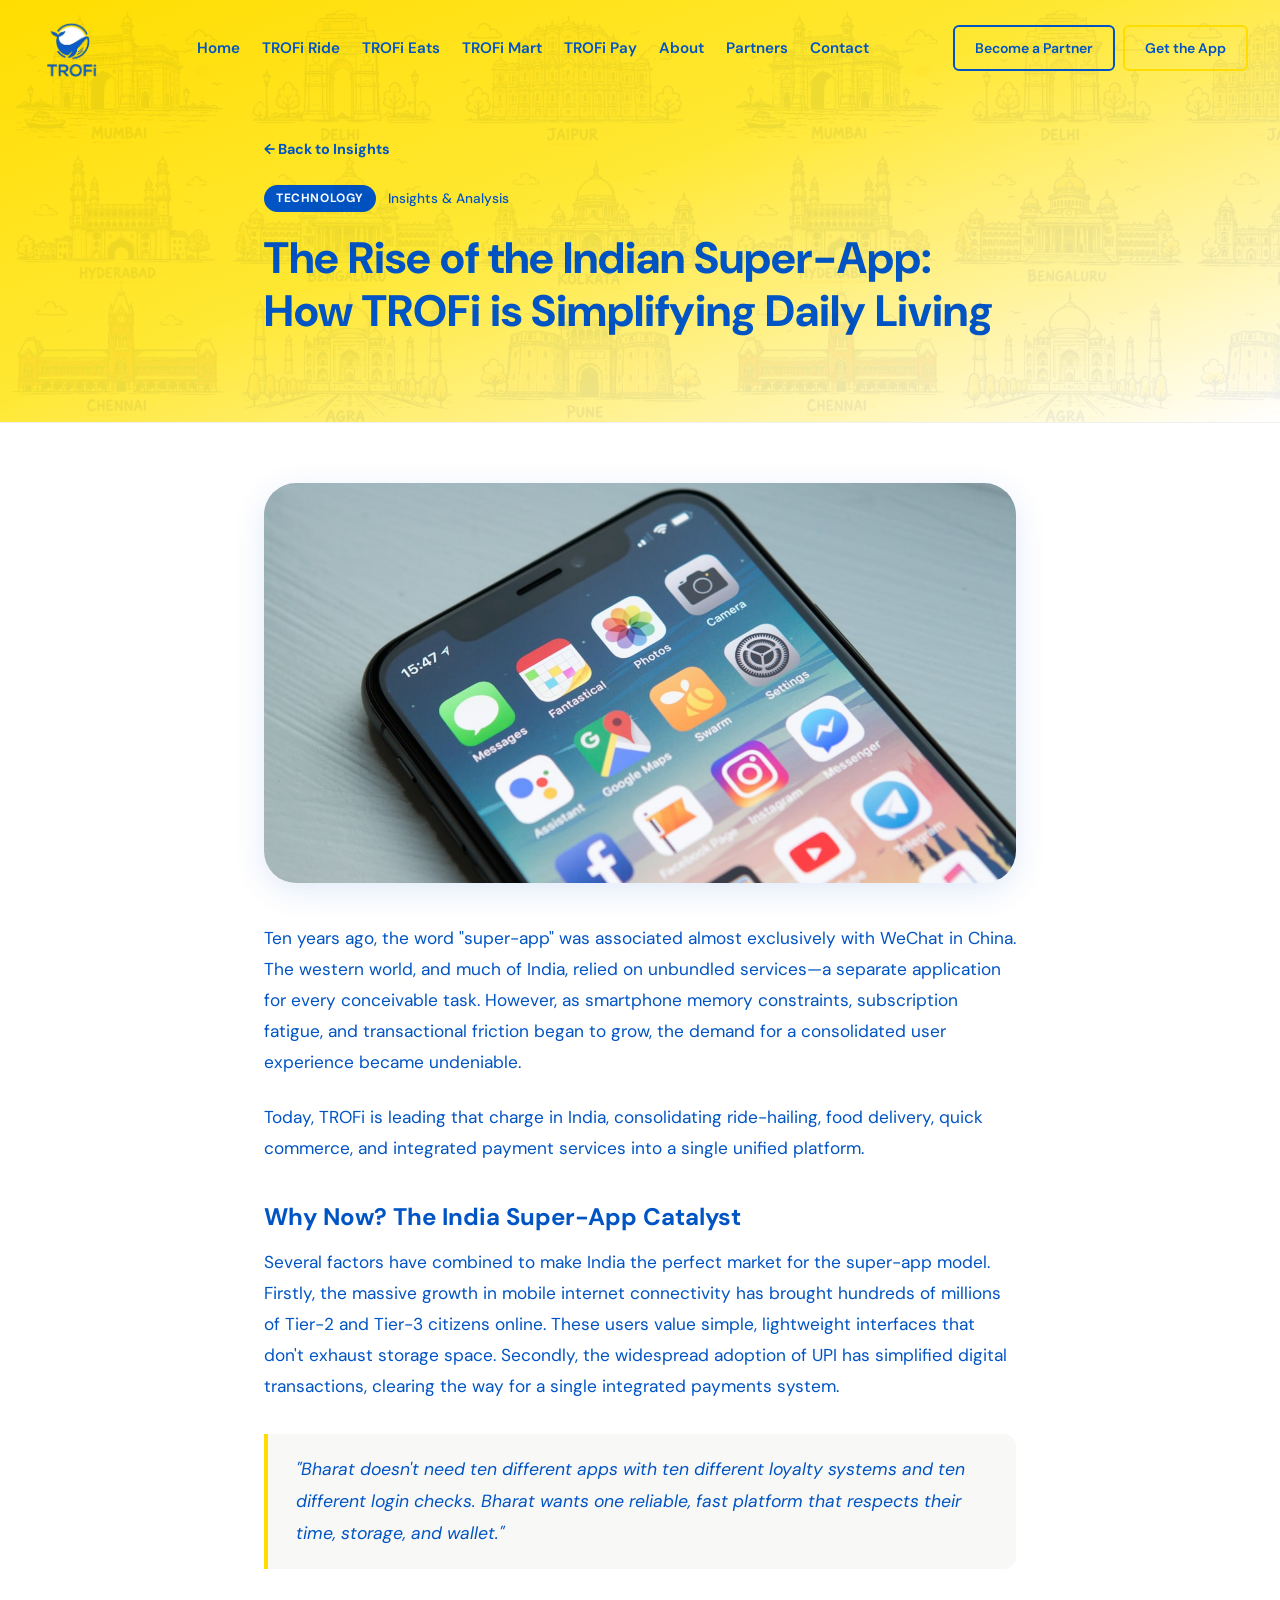
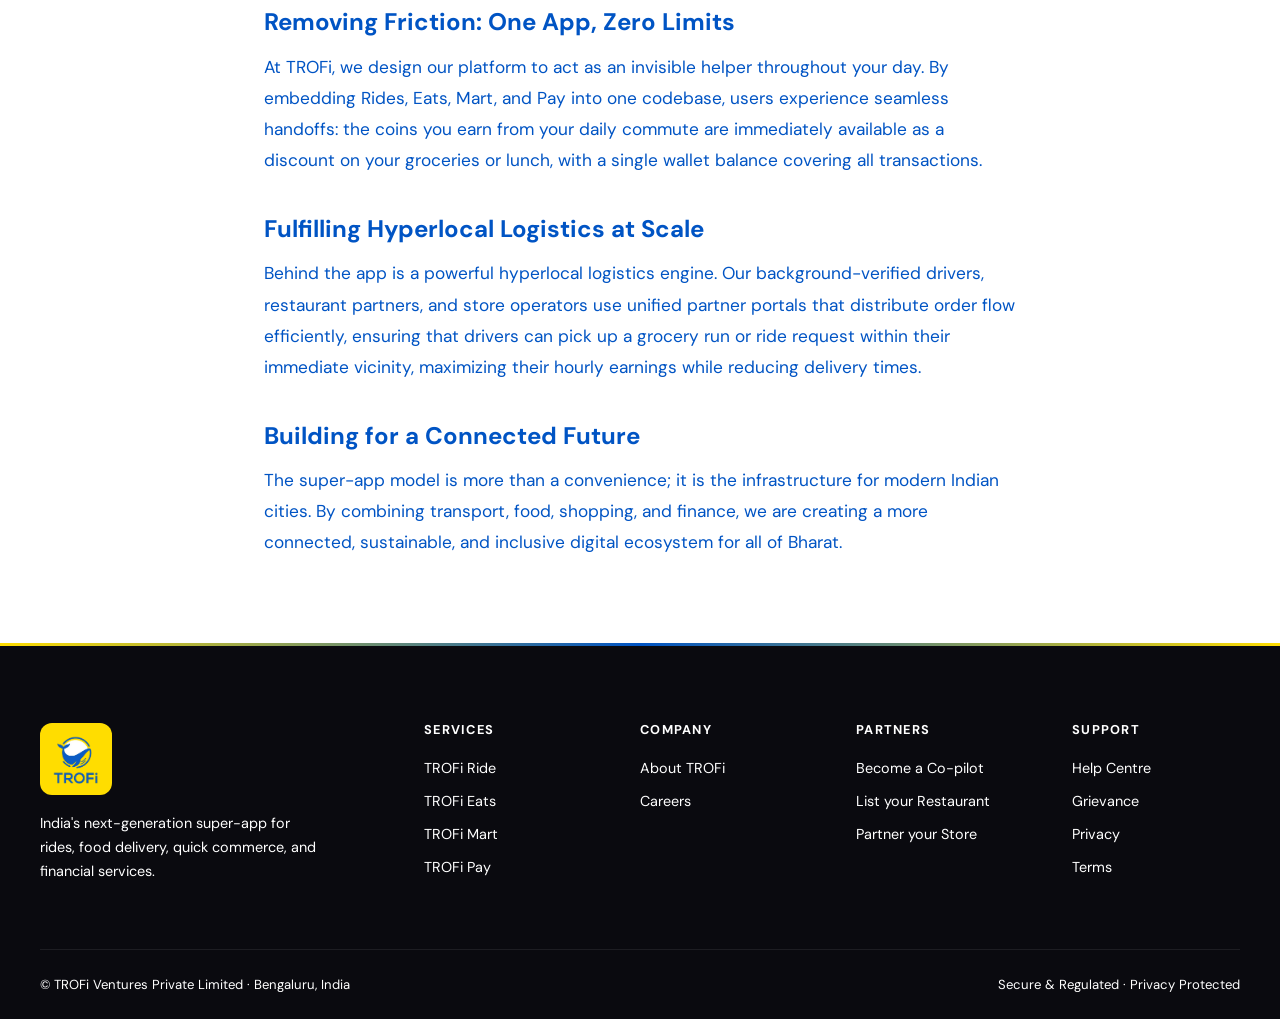
<file: pages/article-superapp.html>
<!DOCTYPE html>
<html lang="en">
<head>
  <meta charset="UTF-8"/>
  <meta name="viewport" content="width=device-width,initial-scale=1.0"/>
  <title>TROFi Insights — The Rise of the Indian Super-App</title>
  <link rel="stylesheet" href="../css/main.css" />
  <link rel="icon" type="image/png" href="../assets/trofi-logo-transparent.png" />
  <style>
    .article-hero {
      background: linear-gradient(160deg, var(--yellow) 0%, #FFE833 45%, #FFF5B0 80%, var(--white) 100%) !important;
      padding-top: calc(var(--nav-height) + 40px) !important;
      padding-bottom: 60px !important;
      position: relative;
      overflow: hidden;
      border-bottom: 1px solid var(--gray-1);
    }
    .article-header {
      max-width: 800px;
      margin: 0 auto;
      padding: 0 24px;
      text-align: left;
    }
    .article-meta-top {
      display: flex;
      align-items: center;
      gap: 12px;
      margin-bottom: 20px;
    }
    .article-tag-pill {
      background: var(--blue);
      color: #fff;
      padding: 4px 12px;
      font-size: 0.75rem;
      font-weight: 700;
      border-radius: 100px;
      text-transform: uppercase;
      letter-spacing: 0.05em;
    }
    .article-read-time {
      font-size: 0.85rem;
      color: var(--text-light);
      font-weight: 500;
    }
    .article-title {
      font-family: var(--font-body);
      font-size: clamp(28px, 4vw, 44px);
      font-weight: 800;
      color: var(--blue-dark);
      line-height: 1.2;
      margin-bottom: 24px;
    }
    .article-author-card {
      display: flex;
      align-items: center;
      gap: 16px;
    }
    .author-img {
      width: 48px;
      height: 48px;
      border-radius: 50%;
      background: var(--blue);
      color: #fff;
      display: flex;
      align-items: center;
      justify-content: center;
      font-family: var(--font-display);
      font-size: 20px;
      font-weight: 700;
      box-shadow: var(--shadow-sm);
    }
    .author-details strong {
      display: block;
      font-size: 0.95rem;
      color: var(--text);
    }
    .author-details span {
      font-size: 0.8rem;
      color: var(--text-light);
    }

    .article-container {
      max-width: 800px;
      margin: 0 auto;
      padding: 60px 24px;
    }
    .article-banner-img {
      width: 100%;
      height: 400px;
      object-fit: cover;
      border-radius: var(--radius-xl);
      margin-bottom: 40px;
      box-shadow: var(--shadow-md);
    }
    .article-content {
      font-size: 1.08rem;
      line-height: 1.8;
      color: var(--text);
    }
    .article-content p {
      margin-bottom: 24px;
    }
    .article-content h3 {
      font-size: 1.5rem;
      font-weight: 700;
      color: var(--blue);
      margin-top: 40px;
      margin-bottom: 16px;
    }
    .article-content blockquote {
      border-left: 4px solid var(--yellow);
      background: var(--off-white);
      padding: 20px 28px;
      font-style: italic;
      border-radius: 0 var(--radius-md) var(--radius-md) 0;
      margin: 32px 0;
      font-size: 1.1rem;
      color: var(--blue-dark);
    }
    .back-btn {
      display: inline-flex;
      align-items: center;
      gap: 8px;
      font-size: 0.9rem;
      font-weight: 700;
      color: var(--blue);
      margin-bottom: 24px;
      transition: transform 0.2s;
    }
    .back-btn:hover {
      transform: translateX(-4px);
    }
  </style>
  <link rel="stylesheet" href="../css/responsive.css" />
</head>
<body>

  <!-- NAV -->
  <nav class="nav transparent scrolled" id="navbar">
    <div class="nav-inner">
      <a href="../index.html" class="nav-logo">
        <img src="../assets/TROFi_logo.png?v=2" alt="TROFi" />
      </a>
      <ul class="nav-links">
        <li><a href="../index.html">Home</a></li>
        <li><a href="ride.html">TROFi Ride</a></li>
        <li><a href="eats.html">TROFi Eats</a></li>
        <li><a href="mart.html">TROFi Mart</a></li>
        <li><a href="pay.html">TROFi Pay</a></li>
        <li><a href="about.html">About</a></li>
        <li><a href="partners.html">Partners</a></li>
        <li><a href="contact.html">Contact</a></li>
      </ul>
      <div class="nav-cta">
        <a href="partners.html" class="btn btn-outline btn-sm">Become a Partner</a>
        <a href="../index.html#download" class="btn btn-outline-yellow btn-sm">Get the App</a>
      </div>
      <button class="hamburger" aria-label="Menu">
        <span></span><span></span><span></span>
      </button>
    </div>
  </nav>

  <!-- Mobile Menu -->
  <div class="mobile-menu">
    <a href="../index.html">Home</a>
    <a href="ride.html">TROFi Ride</a>
    <a href="eats.html">TROFi Eats</a>
    <a href="mart.html">TROFi Mart</a>
    <a href="pay.html">TROFi Pay</a>
    <a href="about.html">About</a>
    <a href="partners.html">Partners</a>
    <a href="contact.html">Contact</a>
    <a href="../index.html#download" class="btn btn-primary btn-lg" style="margin-top:24px;">Get the App</a>
  </div>

  <section class="article-hero">
    <div class="hero-bg-doodle hero-about-doodle" aria-hidden="true"></div>
    <div class="article-header">
      <a href="../index.html" class="back-btn">← Back to Insights</a>
      <div class="article-meta-top">
        <span class="article-tag-pill">Technology</span>
        <span class="article-read-time">Insights & Analysis</span>
      </div>
      <h1 class="article-title">The Rise of the Indian Super-App: How TROFi is Simplifying Daily Living</h1>

    </div>
  </section>

  <div class="article-container">
    <img class="article-banner-img" src="../assets/article-superapp-banner.jpg" alt="Superapp interface on mobile phone"/>
    
    <div class="article-content">
      <p>Ten years ago, the word "super-app" was associated almost exclusively with WeChat in China. The western world, and much of India, relied on unbundled services—a separate application for every conceivable task. However, as smartphone memory constraints, subscription fatigue, and transactional friction began to grow, the demand for a consolidated user experience became undeniable.</p>
      
      <p>Today, TROFi is leading that charge in India, consolidating ride-hailing, food delivery, quick commerce, and integrated payment services into a single unified platform.</p>

      <h3>Why Now? The India Super-App Catalyst</h3>
      <p>Several factors have combined to make India the perfect market for the super-app model. Firstly, the massive growth in mobile internet connectivity has brought hundreds of millions of Tier-2 and Tier-3 citizens online. These users value simple, lightweight interfaces that don't exhaust storage space. Secondly, the widespread adoption of UPI has simplified digital transactions, clearing the way for a single integrated payments system.</p>
      
      <blockquote>
        "Bharat doesn't need ten different apps with ten different loyalty systems and ten different login checks. Bharat wants one reliable, fast platform that respects their time, storage, and wallet."
      </blockquote>

      <h3>Removing Friction: One App, Zero Limits</h3>
      <p>At TROFi, we design our platform to act as an invisible helper throughout your day. By embedding Rides, Eats, Mart, and Pay into one codebase, users experience seamless handoffs: the coins you earn from your daily commute are immediately available as a discount on your groceries or lunch, with a single wallet balance covering all transactions.</p>

      <h3>Fulfilling Hyperlocal Logistics at Scale</h3>
      <p>Behind the app is a powerful hyperlocal logistics engine. Our background-verified drivers, restaurant partners, and store operators use unified partner portals that distribute order flow efficiently, ensuring that drivers can pick up a grocery run or ride request within their immediate vicinity, maximizing their hourly earnings while reducing delivery times.</p>

      <h3>Building for a Connected Future</h3>
      <p>The super-app model is more than a convenience; it is the infrastructure for modern Indian cities. By combining transport, food, shopping, and finance, we are creating a more connected, sustainable, and inclusive digital ecosystem for all of Bharat.</p>
    </div>
  </div>

  <footer class="footer">
  <div class="container">
    <div class="footer-grid">
      <div class="footer-brand">
        <img src="../assets/TROFi_logo.png?v=2" alt="TROFi"/>
        <p>India's next-generation super-app for rides, food delivery, quick commerce, and financial services.</p>
      </div>
      <div class="footer-col">
        <h4>Services</h4>
        <a href="ride.html">TROFi Ride</a>
        <a href="eats.html">TROFi Eats</a>
        <a href="mart.html">TROFi Mart</a>
        <a href="pay.html">TROFi Pay</a>
      </div>
      <div class="footer-col">
        <h4>Company</h4>
        <a href="about.html">About TROFi</a>
        <a href="coming-soon.html">Careers</a>
        <!-- <a href="article-superapp.html">Blog</a> -->
      </div>
      <div class="footer-col">
        <h4>Partners</h4>
        <a href="partners.html#driver">Become a Co-pilot</a>
        <a href="partners.html#restaurant">List your Restaurant</a>
        <a href="partners.html#store">Partner your Store</a>
      </div>
      <div class="footer-col">
        <h4>Support</h4>
        <a href="coming-soon.html">Help Centre</a>
        <a href="coming-soon.html">Grievance</a>
        <a href="coming-soon.html">Privacy</a>
        <a href="coming-soon.html">Terms</a>
      </div>
    </div>
    <div class="footer-bottom">
      <p>© TROFi Ventures Private Limited · Bengaluru, India</p>
      <p>Secure & Regulated · Privacy Protected</p>
    </div>
  </div>
</footer>

  <script src="../js/main.js"></script>
</body>
</html>
</file>
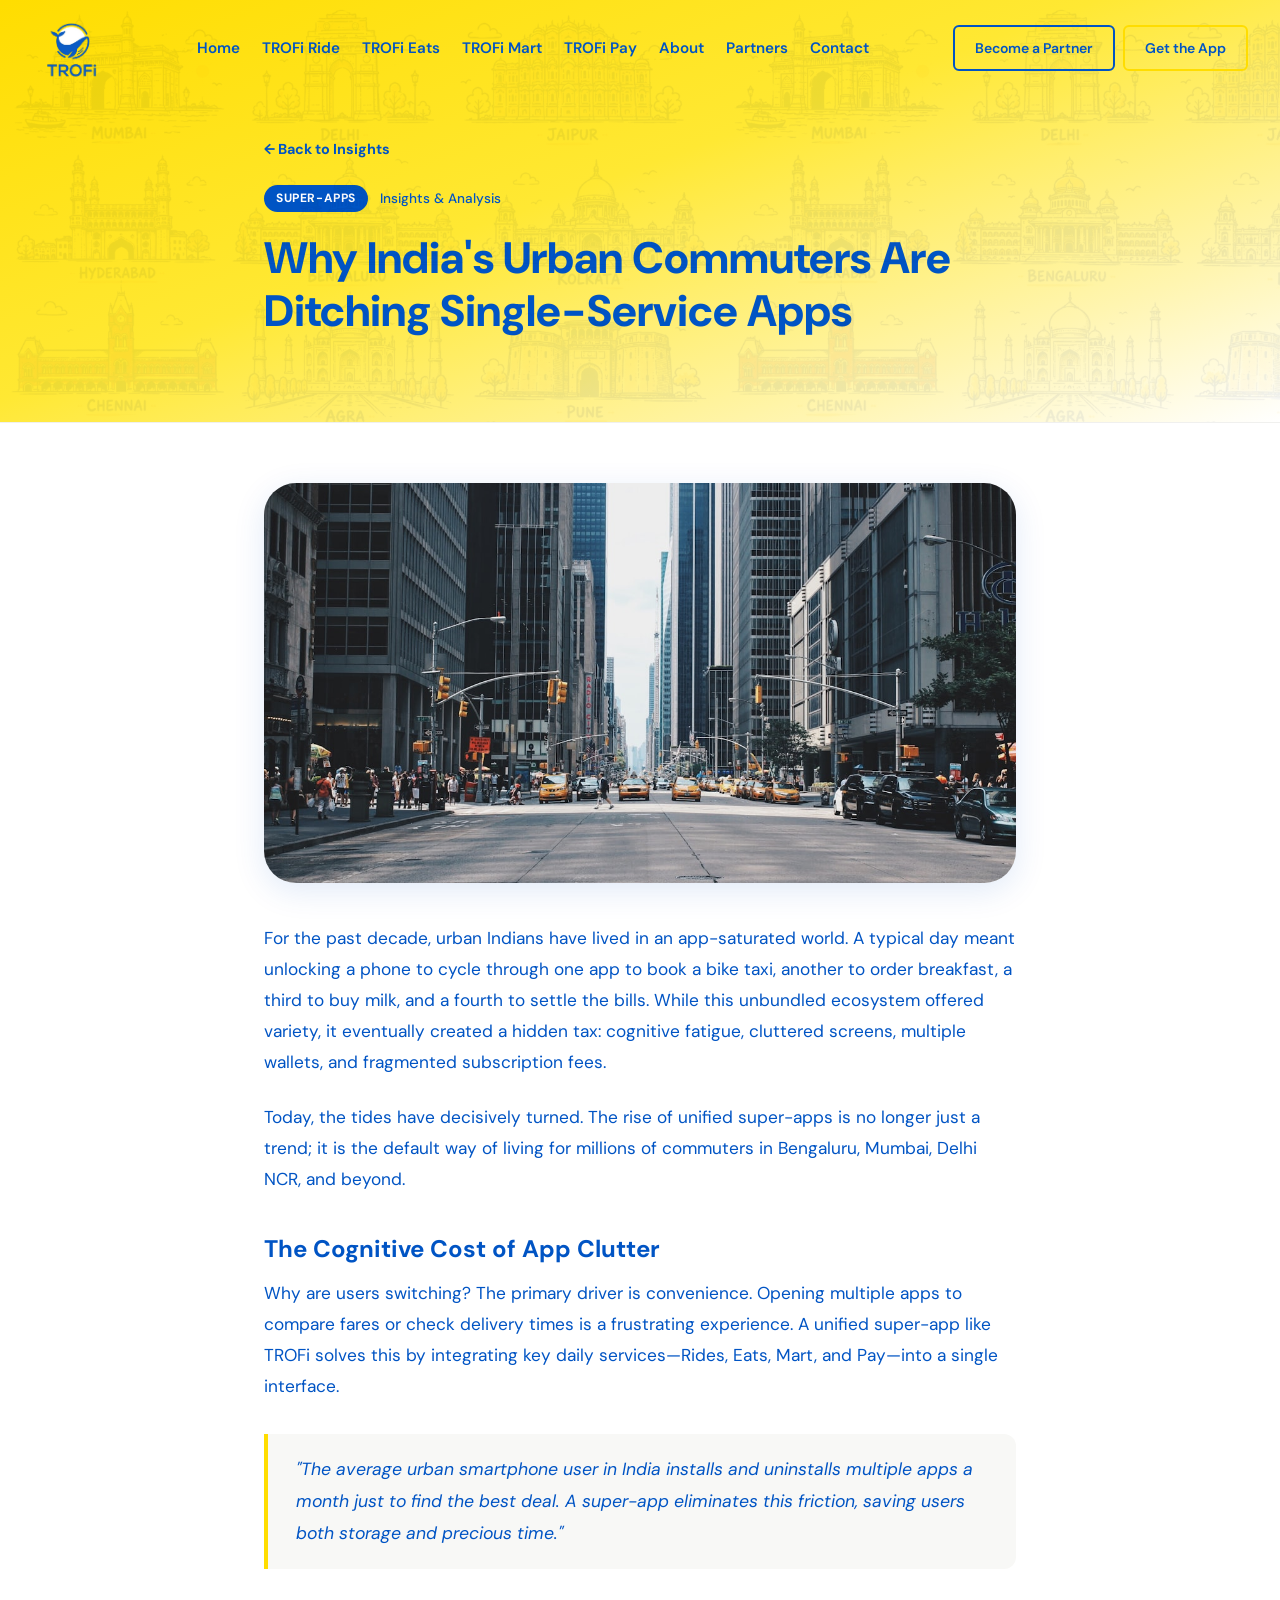
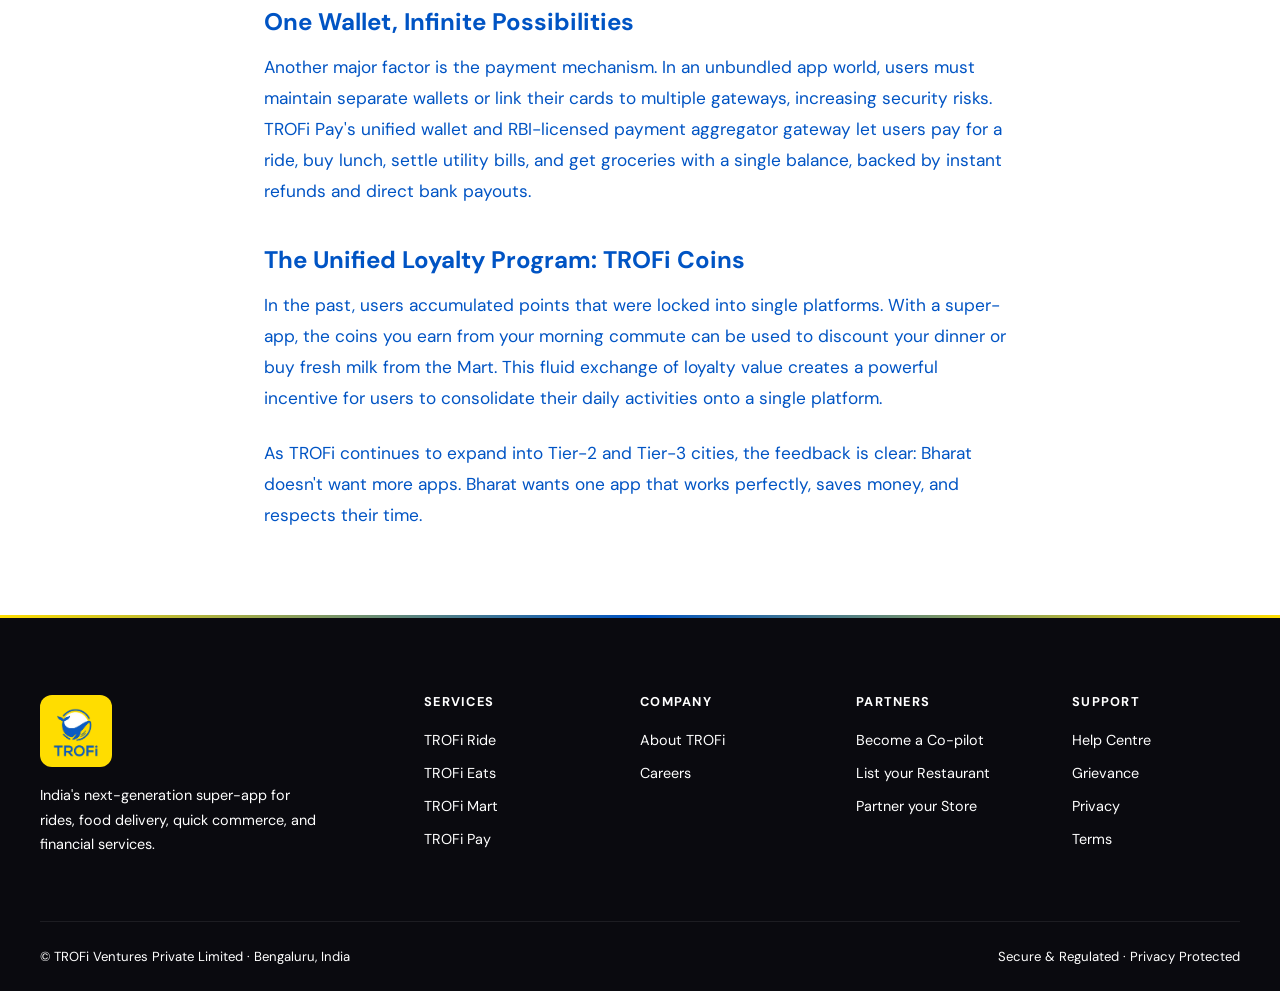
<file: pages/article.html>
<!DOCTYPE html>
<html lang="en">
<head>
  <meta charset="UTF-8"/>
  <meta name="viewport" content="width=device-width,initial-scale=1.0"/>
  <title>TROFi Insights — The Super-App Revolution in India</title>
  <link rel="stylesheet" href="../css/main.css" />
  <link rel="icon" type="image/png" href="../assets/trofi-logo-transparent.png" />
  <style>
    .article-hero {
      background: linear-gradient(160deg, var(--yellow) 0%, #FFE833 45%, #FFF5B0 80%, var(--white) 100%) !important;
      padding-top: calc(var(--nav-height) + 40px) !important;
      padding-bottom: 60px !important;
      position: relative;
      overflow: hidden;
      border-bottom: 1px solid var(--gray-1);
    }
    .article-header {
      max-width: 800px;
      margin: 0 auto;
      padding: 0 24px;
      text-align: left;
    }
    .article-meta-top {
      display: flex;
      align-items: center;
      gap: 12px;
      margin-bottom: 20px;
    }
    .article-tag-pill {
      background: var(--blue);
      color: #fff;
      padding: 4px 12px;
      font-size: 0.75rem;
      font-weight: 700;
      border-radius: 100px;
      text-transform: uppercase;
      letter-spacing: 0.05em;
    }
    .article-read-time {
      font-size: 0.85rem;
      color: var(--text-light);
      font-weight: 500;
    }
    .article-title {
      font-family: var(--font-body);
      font-size: clamp(28px, 4vw, 44px);
      font-weight: 800;
      color: var(--blue-dark);
      line-height: 1.2;
      margin-bottom: 24px;
    }
    .article-author-card {
      display: flex;
      align-items: center;
      gap: 16px;
    }
    .author-img {
      width: 48px;
      height: 48px;
      border-radius: 50%;
      background: var(--blue);
      color: #fff;
      display: flex;
      align-items: center;
      justify-content: center;
      font-family: var(--font-display);
      font-size: 20px;
      font-weight: 700;
      box-shadow: var(--shadow-sm);
    }
    .author-details strong {
      display: block;
      font-size: 0.95rem;
      color: var(--text);
    }
    .author-details span {
      font-size: 0.8rem;
      color: var(--text-light);
    }

    .article-container {
      max-width: 800px;
      margin: 0 auto;
      padding: 60px 24px;
    }
    .article-banner-img {
      width: 100%;
      height: 400px;
      object-fit: cover;
      border-radius: var(--radius-xl);
      margin-bottom: 40px;
      box-shadow: var(--shadow-md);
    }
    .article-content {
      font-size: 1.08rem;
      line-height: 1.8;
      color: var(--text);
    }
    .article-content p {
      margin-bottom: 24px;
    }
    .article-content h3 {
      font-size: 1.5rem;
      font-weight: 700;
      color: var(--blue);
      margin-top: 40px;
      margin-bottom: 16px;
    }
    .article-content blockquote {
      border-left: 4px solid var(--yellow);
      background: var(--off-white);
      padding: 20px 28px;
      font-style: italic;
      border-radius: 0 var(--radius-md) var(--radius-md) 0;
      margin: 32px 0;
      font-size: 1.1rem;
      color: var(--blue-dark);
    }
    .back-btn {
      display: inline-flex;
      align-items: center;
      gap: 8px;
      font-size: 0.9rem;
      font-weight: 700;
      color: var(--blue);
      margin-bottom: 24px;
      transition: transform 0.2s;
    }
    .back-btn:hover {
      transform: translateX(-4px);
    }
  </style>
  <link rel="stylesheet" href="../css/responsive.css" />
</head>
<body>

  <!-- NAV -->
  <nav class="nav transparent scrolled" id="navbar">
    <div class="nav-inner">
      <a href="../index.html" class="nav-logo">
        <img src="../assets/TROFi_logo.png?v=2" alt="TROFi" />
      </a>
      <ul class="nav-links">
        <li><a href="../index.html">Home</a></li>
        <li><a href="ride.html">TROFi Ride</a></li>
        <li><a href="eats.html">TROFi Eats</a></li>
        <li><a href="mart.html">TROFi Mart</a></li>
        <li><a href="pay.html">TROFi Pay</a></li>
        <li><a href="about.html">About</a></li>
        <li><a href="partners.html">Partners</a></li>
        <li><a href="contact.html">Contact</a></li>
      </ul>
      <div class="nav-cta">
        <a href="partners.html" class="btn btn-outline btn-sm">Become a Partner</a>
        <a href="../index.html#download" class="btn btn-outline-yellow btn-sm">Get the App</a>
      </div>
      <button class="hamburger" aria-label="Menu">
        <span></span><span></span><span></span>
      </button>
    </div>
  </nav>

  <!-- Mobile Menu -->
  <div class="mobile-menu">
    <a href="../index.html">Home</a>
    <a href="ride.html">TROFi Ride</a>
    <a href="eats.html">TROFi Eats</a>
    <a href="mart.html">TROFi Mart</a>
    <a href="pay.html">TROFi Pay</a>
    <a href="about.html">About</a>
    <a href="partners.html">Partners</a>
    <a href="contact.html">Contact</a>
    <a href="../index.html#download" class="btn btn-primary btn-lg" style="margin-top:24px;">Get the App</a>
  </div>

  <section class="article-hero">
    <div class="hero-bg-doodle hero-about-doodle" aria-hidden="true"></div>
    <div class="article-header">
      <a href="../index.html" class="back-btn">← Back to Insights</a>
      <div class="article-meta-top">
        <span class="article-tag-pill">Super-Apps</span>
        <span class="article-read-time">Insights & Analysis</span>
      </div>
      <h1 class="article-title">Why India's Urban Commuters Are Ditching Single-Service Apps</h1>

    </div>
  </section>

  <div class="article-container">
    <img class="article-banner-img" src="../assets/article-ride-banner.jpg" alt="Urban India traffic"/>
    
    <div class="article-content">
      <p>For the past decade, urban Indians have lived in an app-saturated world. A typical day meant unlocking a phone to cycle through one app to book a bike taxi, another to order breakfast, a third to buy milk, and a fourth to settle the bills. While this unbundled ecosystem offered variety, it eventually created a hidden tax: cognitive fatigue, cluttered screens, multiple wallets, and fragmented subscription fees.</p>
      
      <p>Today, the tides have decisively turned. The rise of unified super-apps is no longer just a trend; it is the default way of living for millions of commuters in Bengaluru, Mumbai, Delhi NCR, and beyond.</p>

      <h3>The Cognitive Cost of App Clutter</h3>
      <p>Why are users switching? The primary driver is convenience. Opening multiple apps to compare fares or check delivery times is a frustrating experience. A unified super-app like TROFi solves this by integrating key daily services—Rides, Eats, Mart, and Pay—into a single interface.</p>
      
      <blockquote>
        "The average urban smartphone user in India installs and uninstalls multiple apps a month just to find the best deal. A super-app eliminates this friction, saving users both storage and precious time."
      </blockquote>

      <h3>One Wallet, Infinite Possibilities</h3>
      <p>Another major factor is the payment mechanism. In an unbundled app world, users must maintain separate wallets or link their cards to multiple gateways, increasing security risks. TROFi Pay's unified wallet and RBI-licensed payment aggregator gateway let users pay for a ride, buy lunch, settle utility bills, and get groceries with a single balance, backed by instant refunds and direct bank payouts.</p>

      <h3>The Unified Loyalty Program: TROFi Coins</h3>
      <p>In the past, users accumulated points that were locked into single platforms. With a super-app, the coins you earn from your morning commute can be used to discount your dinner or buy fresh milk from the Mart. This fluid exchange of loyalty value creates a powerful incentive for users to consolidate their daily activities onto a single platform.</p>

      <p>As TROFi continues to expand into Tier-2 and Tier-3 cities, the feedback is clear: Bharat doesn't want more apps. Bharat wants one app that works perfectly, saves money, and respects their time.</p>
    </div>
  </div>

  <footer class="footer">
  <div class="container">
    <div class="footer-grid">
      <div class="footer-brand">
        <img src="../assets/TROFi_logo.png?v=2" alt="TROFi"/>
        <p>India's next-generation super-app for rides, food delivery, quick commerce, and financial services.</p>
      </div>
      <div class="footer-col">
        <h4>Services</h4>
        <a href="ride.html">TROFi Ride</a>
        <a href="eats.html">TROFi Eats</a>
        <a href="mart.html">TROFi Mart</a>
        <a href="pay.html">TROFi Pay</a>
      </div>
      <div class="footer-col">
        <h4>Company</h4>
        <a href="about.html">About TROFi</a>
        <a href="coming-soon.html">Careers</a>
        <!-- <a href="article-superapp.html">Blog</a> -->
      </div>
      <div class="footer-col">
        <h4>Partners</h4>
        <a href="partners.html#driver">Become a Co-pilot</a>
        <a href="partners.html#restaurant">List your Restaurant</a>
        <a href="partners.html#store">Partner your Store</a>
      </div>
      <div class="footer-col">
        <h4>Support</h4>
        <a href="coming-soon.html">Help Centre</a>
        <a href="coming-soon.html">Grievance</a>
        <a href="coming-soon.html">Privacy</a>
        <a href="coming-soon.html">Terms</a>
      </div>
    </div>
    <div class="footer-bottom">
      <p>© TROFi Ventures Private Limited · Bengaluru, India</p>
      <p>Secure & Regulated · Privacy Protected</p>
    </div>
  </div>
</footer>

  <script src="../js/main.js"></script>
</body>
</html>
</file>
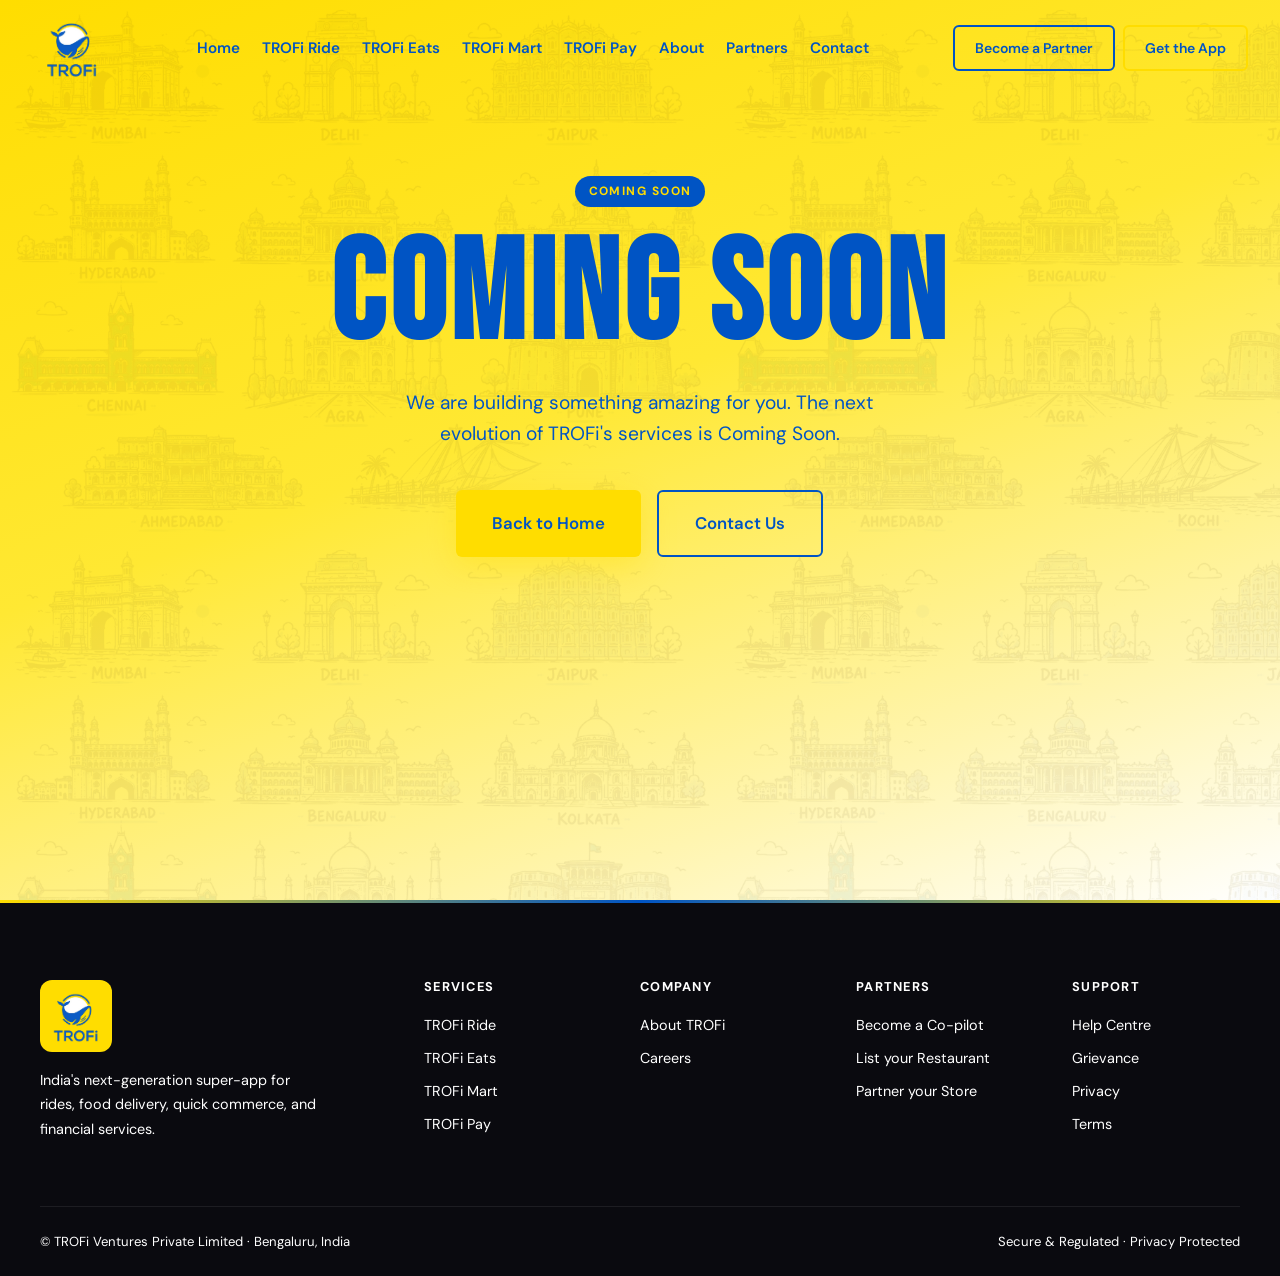
<file: pages/coming-soon.html>
<!DOCTYPE html>
<html lang="en">
<head>
<meta charset="UTF-8"/>
<meta name="viewport" content="width=device-width,initial-scale=1.0"/>
<title>Coming Soon — TROFi</title>
  <link rel="stylesheet" href="../css/main.css" />
  <link rel="icon" type="image/png" href="../assets/trofi-logo-transparent.png" />
<style>
/* Custom styling for the Coming Soon page */
.coming-soon-hero {
  justify-content: center !important;
  align-items: center !important;
  text-align: center !important;
}

.coming-soon-container {
  display: flex;
  flex-direction: column;
  align-items: center;
  justify-content: center;
  z-index: 5;
  padding: 80px 24px;
  max-width: 800px;
  margin: 0 auto;
}

.coming-soon-badge {
  display: inline-flex;
  padding: 6px 14px;
  background: var(--blue);
  border-radius: 100px;
  color: var(--yellow);
  font-size: 0.75rem;
  font-weight: 700;
  letter-spacing: 0.12em;
  text-transform: uppercase;
  margin-bottom: 24px;
  border: none;
}

.coming-soon-title {
  font-family: var(--font-display);
  font-size: clamp(64px, 11vw, 140px);
  color: var(--blue);
  line-height: 0.95;
  letter-spacing: 0.03em;
  text-transform: uppercase;
  margin-bottom: 24px;
  animation: breathe 3s ease-in-out infinite;
  display: inline-block;
}

.coming-soon-text {
  font-family: var(--font-body);
  font-size: clamp(1rem, 2vw, 1.2rem);
  color: var(--text-light);
  line-height: 1.6;
  max-width: 540px;
  margin-bottom: 40px;
}

.coming-soon-actions {
  display: flex;
  gap: 16px;
  justify-content: center;
  flex-wrap: wrap;
}

/* Breathing animation for scale and opacity pulse */
@keyframes breathe {
  0%, 100% {
    transform: scale(1);
    opacity: 0.9;
  }
  50% {
    transform: scale(1.05);
    opacity: 1;
  }
}
</style>
<link rel="stylesheet" href="../css/responsive.css" />
</head>
<body>

<nav class="nav transparent" id="navbar">
  <div class="nav-inner">
    <a href="../index.html" class="nav-logo">
      <img src="../assets/TROFi_logo.png?v=2" alt="TROFi" />
    </a>
    <ul class="nav-links">
      <li><a href="../index.html">Home</a></li>
      <li><a href="ride.html">TROFi Ride</a></li>
      <li><a href="eats.html">TROFi Eats</a></li>
      <li><a href="mart.html">TROFi Mart</a></li>
      <li><a href="pay.html">TROFi Pay</a></li>
      <li><a href="about.html">About</a></li>
      <li><a href="partners.html">Partners</a></li>
      <li><a href="contact.html">Contact</a></li>
    </ul>
    <div class="nav-cta">
      <a href="partners.html" class="btn btn-outline btn-sm">Become a Partner</a>
      <a href="../index.html#download" class="btn btn-outline-yellow btn-sm">Get the App</a>
    </div>
    <button class="hamburger" aria-label="Menu">
      <span></span><span></span><span></span>
    </button>
  </div>
</nav>

<!-- Mobile Menu -->
<div class="mobile-menu">
  <a href="../index.html">Home</a>
  <a href="ride.html">TROFi Ride</a>
  <a href="eats.html">TROFi Eats</a>
  <a href="mart.html">TROFi Mart</a>
  <a href="pay.html">TROFi Pay</a>
  <a href="about.html">About</a>
  <a href="partners.html">Partners</a>
  <a href="contact.html">Contact</a>
  <a href="../index.html#download" class="btn btn-primary btn-lg" style="margin-top:24px;">Get the App</a>
</div>

<!-- Central Hero Section with Breathing Animation -->
<section class="hero coming-soon-hero">
  <div class="hero-bg-doodle hero-about-doodle" aria-hidden="true" style="opacity: 0.12; filter: hue-rotate(185deg);"></div>
  <div class="coming-soon-container">
    <div class="coming-soon-badge">Coming Soon</div>
    <h1 class="coming-soon-title">Coming Soon</h1>
    <p class="coming-soon-text">We are building something amazing for you. The next evolution of TROFi's services is Coming Soon.</p>
    <div class="coming-soon-actions">
      <a href="../index.html" class="btn btn-primary btn-lg">Back to Home</a>
      <a href="contact.html" class="btn btn-outline btn-lg">Contact Us</a>
    </div>
  </div>
</section>

<!-- Footer Section -->
<footer class="footer">
  <div class="container">
    <div class="footer-grid">
      <div class="footer-brand">
        <img src="../assets/TROFi_logo.png?v=2" alt="TROFi"/>
        <p>India's next-generation super-app for rides, food delivery, quick commerce, and financial services.</p>
      </div>
      <div class="footer-col"><h4>Services</h4><a href="ride.html">TROFi Ride</a><a href="eats.html">TROFi Eats</a><a href="mart.html">TROFi Mart</a><a href="pay.html">TROFi Pay</a></div>
      <div class="footer-col"><h4>Company</h4><a href="about.html">About TROFi</a><a href="coming-soon.html">Careers</a><!-- <a href="article-superapp.html">Blog</a> --></div>
      <div class="footer-col"><h4>Partners</h4><a href="partners.html#driver">Become a Co-pilot</a><a href="partners.html#restaurant">List your Restaurant</a><a href="partners.html#store">Partner your Store</a></div>
      <div class="footer-col"><h4>Support</h4><a href="coming-soon.html">Help Centre</a><a href="coming-soon.html">Grievance</a><a href="coming-soon.html">Privacy</a><a href="coming-soon.html">Terms</a></div>
    </div>
    <div class="footer-bottom">
      <p>© TROFi Ventures Private Limited · Bengaluru, India</p>
      <p>Secure & Regulated · Privacy Protected</p>
    </div>
  </div>
</footer>

<script src="../js/main.js"></script>
</body>
</html>
</file>
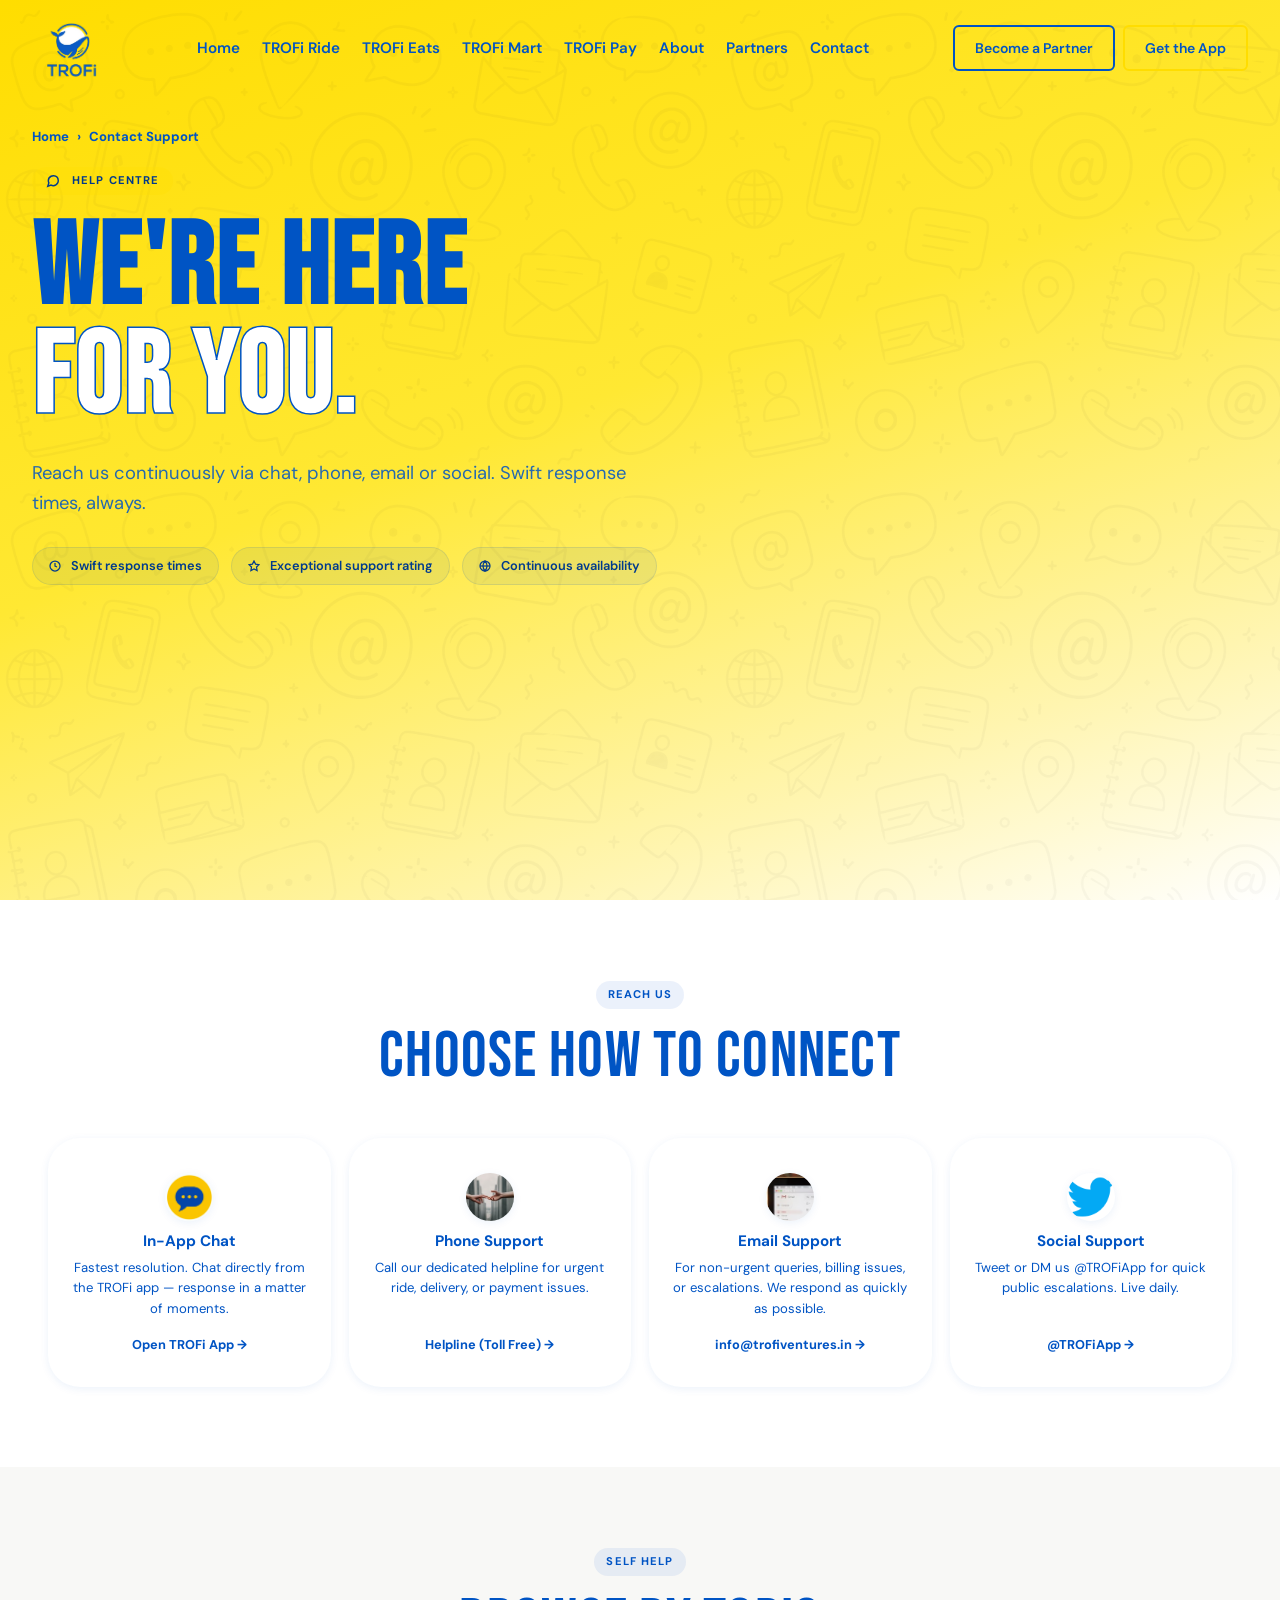
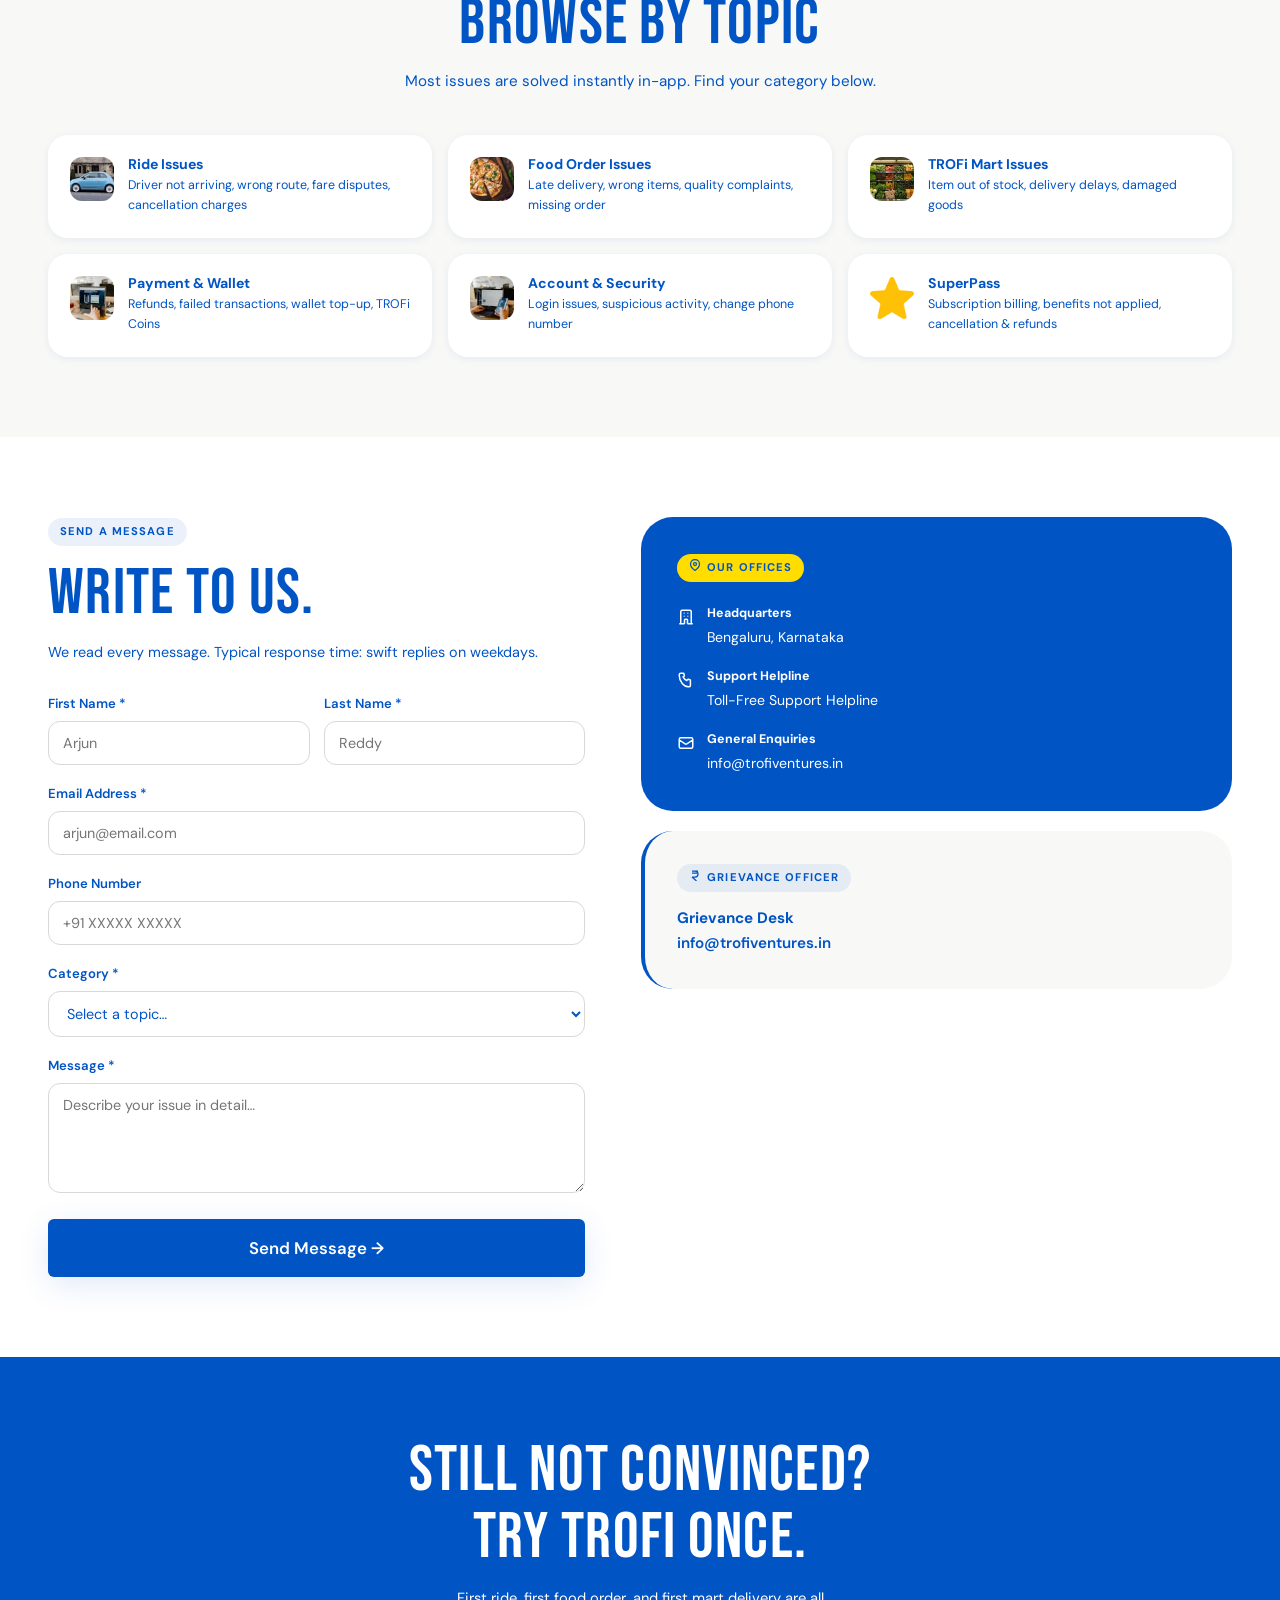
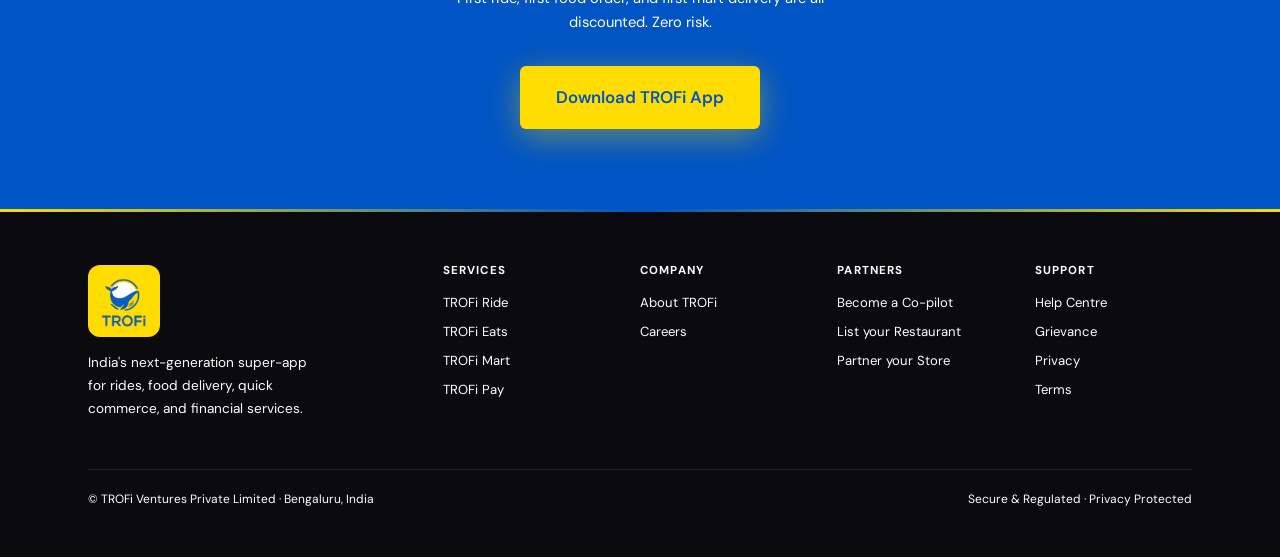
<file: pages/contact.html>
<!DOCTYPE html>
<html lang="en"><head>
<meta charset="UTF-8"/><meta name="viewport" content="width=device-width,initial-scale=1.0"/>
<title>Contact TROFi — Help Centre & Support</title>
  <link rel="stylesheet" href="../css/main.css" />
  <link rel="icon" type="image/png" href="../assets/trofi-logo-transparent.png" />
<style>



/* COMMON SECTIONS */
.section{padding:80px 48px}
.off-section{background:var(--off-white);padding:80px 48px}
.section-tag{display:inline-flex;padding:5px 12px;background:rgba(0,84,196,0.08);border-radius:100px;color:var(--blue);font-size:0.7rem;font-weight:700;letter-spacing:0.1em;text-transform:uppercase;margin-bottom:14px}
.section-title{font-family:var(--font-display);font-size:clamp(36px,5vw,60px);letter-spacing:0.02em;margin-bottom:12px;line-height:1.05}
.section-sub{font-size:0.95rem;color:var(--text-light);max-width:480px;line-height:1.65;margin-bottom:40px}
.split{display:grid;grid-template-columns:1fr 1fr;gap:64px;align-items:center}
.split-img{border-radius:var(--radius-xl);overflow:hidden;box-shadow:var(--shadow-lg)}
.split-img img{width:100%;height:440px;object-fit:cover}

/* MOCKUP — clean no shadow */
.mockup-clean img{width:100%;height:auto;object-fit:contain;border-radius:44px;background:transparent;box-shadow:none;filter:none;display:block}

/* FEATURE CARDS */
.feat-grid{display:grid;grid-template-columns:1fr 1fr;gap:14px;margin-top:24px}
.feat-item{padding:18px;background:#fff;border-radius:var(--radius-md);box-shadow:var(--shadow-sm)}
.feat-item .icon{font-size:24px;margin-bottom:8px}
.feat-item strong{font-size:0.88rem;display:block;margin-bottom:4px}
.feat-item p{font-size:0.8rem;color:var(--text-light);line-height:1.5}

/* STATS ROW */
.stats-row{display:grid;grid-template-columns:repeat(4,1fr);gap:16px;max-width:960px;margin:0 auto}
.stat-card{background:#fff;border-radius:var(--radius-lg);padding:28px 20px;text-align:center;border-top:3px solid var(--yellow)}
.stat-num{font-family:var(--font-display);font-size:48px;line-height:1}
.stat-lbl{font-size:0.7rem;font-weight:600;color:var(--gray-3);text-transform:uppercase;letter-spacing:0.06em;margin-top:6px}

/* STEPS */
.step{display:flex;gap:18px;padding-bottom:28px;position:relative}
.step:not(:last-child)::before{content:'';position:absolute;left:19px;top:44px;bottom:0;width:2px;background:linear-gradient(to bottom,var(--blue),transparent);opacity:0.2}
.step-num{width:40px;height:40px;border-radius:50%;background:var(--blue);color:#fff;font-family:var(--font-display);font-size:20px;display:flex;align-items:center;justify-content:center;flex-shrink:0;box-shadow:0 4px 16px rgba(0,84,196,0.3)}
.step h4{font-size:0.95rem;font-weight:700;margin-bottom:5px}
.step p{font-size:0.85rem;color:var(--text-light);line-height:1.6}

/* CTA BAND */
.cta-band{border-radius:var(--radius-xl);padding:60px;text-align:center;position:relative;overflow:hidden}
.cta-band h2{font-family:var(--font-display);font-size:clamp(36px,4vw,56px);color:#fff;margin-bottom:14px}
.cta-band p{color:rgba(255,255,255,0.72);max-width:460px;margin:0 auto 32px;font-size:0.92rem}
.cta-actions{display:flex;gap:16px;justify-content:center;flex-wrap:wrap}

/* FOOTER */
.footer{background:#0A0A0F;padding:56px 48px 24px}
.footer-grid{display:grid;grid-template-columns:2fr 1fr 1fr 1fr 1fr;gap:40px;padding-bottom:48px;border-bottom:1px solid rgba(255,255,255,0.08)}
.footer-brand img{height:64px;margin-bottom:14px}
.footer-brand p{color:rgba(255,255,255,0.5);font-size:0.85rem;line-height:1.7;max-width:240px;margin-top:10px}
.footer-col h4{font-size:0.72rem;font-weight:700;letter-spacing:0.1em;text-transform:uppercase;color:var(--yellow);margin-bottom:14px}
.footer-col a{display:block;font-size:0.82rem;color:rgba(255,255,255,0.5);margin-bottom:8px}
.footer-bottom{padding-top:20px;display:flex;justify-content:space-between}
.footer-bottom p{font-size:0.75rem;color:rgba(255,255,255,0.3)}

.hero-p{font-size:1.15rem;color:var(--text);opacity:0.85;max-width:540px;line-height:1.65;margin-bottom:28px}
.hero-badges{display:flex;gap:8px;flex-wrap:wrap;justify-content:center !important}
.badge{display:inline-flex;align-items:center;gap:5px;padding:6px 12px;background:rgba(0,84,196,0.07);border:1px solid rgba(0,84,196,0.12);border-radius:100px;font-size:0.75rem;font-weight:600;color:var(--blue-dark);}
.channels{display:grid;grid-template-columns:repeat(4,1fr);gap:18px;margin-top:48px}
.channel-card{background:#fff;border-radius:var(--radius-xl);padding:32px 24px;text-align:center;box-shadow:var(--shadow-sm);border-top:3px solid transparent;transition:all 0.25s;display:flex;flex-direction:column;align-items:center}
.channel-card:hover{transform:translateY(-4px);box-shadow:var(--shadow-md);border-top-color:var(--blue)}
.channel-img{width:48px;height:48px;object-fit:cover;border-radius:50%;margin-bottom:12px;box-shadow:var(--shadow-sm);display:inline-block}
.channel-card h3{font-size:0.95rem;font-weight:700;margin-bottom:8px}
.channel-card p{font-size:0.82rem;color:var(--text-light);line-height:1.55;margin-bottom:16px;flex:1}
.channel-cta{font-size:0.8rem;font-weight:700;color:var(--blue)}
.help-topics{display:grid;grid-template-columns:repeat(3,1fr);gap:16px;margin-top:40px}
.help-topic{background:#fff;border-radius:var(--radius-lg);padding:22px;box-shadow:var(--shadow-sm);display:flex;gap:14px;align-items:flex-start;cursor:pointer;transition:all 0.25s}
.help-topic:hover{transform:translateY(-3px);box-shadow:var(--shadow-md)}
.help-icon-img{width:44px;height:44px;object-fit:cover;border-radius:var(--radius-md);flex-shrink:0}
.help-topic h4{font-size:0.88rem;font-weight:700;margin-bottom:4px}
.help-topic p{font-size:0.78rem;color:var(--text-light)}
.form-grid{display:grid;grid-template-columns:1fr 1.1fr;gap:56px;align-items:start}
.form-group{margin-bottom:18px}
.form-group label{display:block;font-size:0.82rem;font-weight:600;margin-bottom:7px}
.form-group input,.form-group select,.form-group textarea{width:100%;padding:12px 14px;border:1.5px solid var(--gray-2);border-radius:var(--radius-md);font-family:var(--font-body);font-size:0.9rem;color:var(--text);background:#fff;outline:none;transition:border 0.2s}
.form-group input:focus,.form-group select:focus,.form-group textarea:focus{border-color:var(--blue);box-shadow:0 0 0 3px rgba(0,84,196,0.08)}
.form-group textarea{resize:vertical;min-height:110px}
.form-row{display:grid;grid-template-columns:1fr 1fr;gap:14px}
.office-card{background:linear-gradient(135deg,var(--blue-deeper),var(--blue));border-radius:var(--radius-xl);padding:36px;color:#fff;margin-bottom:20px}
.office-detail{display:flex;align-items:flex-start;gap:12px;margin-bottom:18px}
.office-detail .ic{width:18px;height:18px;flex-shrink:0;margin-top:4px}
.office-detail strong{display:block;font-size:0.78rem;color:rgba(255,255,255,0.5);margin-bottom:3px}
.office-detail p{font-size:0.88rem;color:#fff;margin:0;line-height:1.55}
.office-detail a{color:var(--yellow)}
.grievance-card{background:var(--off-white);border-radius:var(--radius-xl);padding:32px;border-left:4px solid var(--blue)}
.grievance-card h3{font-size:1.1rem;font-weight:700;margin-bottom:12px}
.grievance-card p{color:var(--text-light);font-size:0.85rem;line-height:1.65;margin-bottom:8px}
.grievance-card a{color:var(--blue);font-weight:600}

/* Left-aligned contact hero styling */
.hero-contact-container {
  display: flex;
  flex-direction: column;
  align-items: flex-start;
  text-align: left;
  justify-content: flex-start;
  margin: 10px auto 0;
  max-width: 1440px;
  width: 100%;
  padding: 20px 32px 40px;
  position: relative;
  z-index: 10;
}



.hero-contact-container .hero-tag {
  margin-bottom: 20px;
}

.hero-contact-container h1.display-hero {
  font-family: var(--font-display);
  font-size: clamp(72px, 9vw, 130px) !important;
  color: var(--blue);
  line-height: 0.95 !important;
  margin-bottom: 24px;
  text-align: left;
}

.hero-contact-container h1.display-hero span {
  color: var(--white) !important;
  -webkit-text-stroke: 1.5px var(--blue) !important;
}

.hero-contact-container .hero-p {
  font-size: 1.15rem;
  color: var(--text);
  opacity: 0.85;
  max-width: 620px;
  line-height: 1.65;
  margin: 0 0 28px 0;
}

.hero-contact-container .hero-badges {
  display: flex;
  gap: 12px;
  flex-wrap: wrap;
  justify-content: flex-start !important;
}

.hero-contact-container .hero-badges .badge {
  display: inline-flex;
  align-items: center;
  gap: 6px;
  padding: 8px 16px;
  background: rgba(0,84,196,0.07);
  border: 1px solid rgba(0,84,196,0.12);
  border-radius: 100px;
  font-size: 0.8rem;
  font-weight: 600;
  color: var(--blue-dark);
}
</style>
<link rel="stylesheet" href="../css/responsive.css" />
</head><body>


<nav class="nav transparent" id="navbar">
  <div class="nav-inner">
    <a href="../index.html" class="nav-logo">
      <img src="../assets/TROFi_logo.png?v=2" alt="TROFi" />
    </a>
    <ul class="nav-links">
      <li><a href="../index.html">Home</a></li>
      <li><a href="ride.html">TROFi Ride</a></li>
      <li><a href="eats.html">TROFi Eats</a></li>
      <li><a href="mart.html">TROFi Mart</a></li>
      <li><a href="pay.html">TROFi Pay</a></li>
      <li><a href="about.html">About</a></li>
      <li><a href="partners.html">Partners</a></li>
      <li><a href="#" class="active">Contact</a></li>
    </ul>
    <div class="nav-cta">
      <a href="partners.html" class="btn btn-outline btn-sm">Become a Partner</a>
      <a href="../index.html#download" class="btn btn-outline-yellow btn-sm">Get the App</a>
    </div>
    <button class="hamburger" aria-label="Menu">
      <span></span><span></span><span></span>
    </button>
  </div>
</nav>

<!-- Mobile Menu -->
<div class="mobile-menu">
  <a href="../index.html">Home</a>
  <a href="ride.html">TROFi Ride</a>
  <a href="eats.html">TROFi Eats</a>
  <a href="mart.html">TROFi Mart</a>
  <a href="pay.html">TROFi Pay</a>
  <a href="about.html">About</a>
  <a href="partners.html">Partners</a>
  <a href="contact.html">Contact</a>
  <a href="../index.html#download" class="btn btn-primary btn-lg" style="margin-top:24px;">Get the App</a>
</div>

<!-- HERO -->
<section class="hero">
  <div class="hero-bg-doodle hero-contact-doodle" aria-hidden="true"></div>
  <div class="hero-contact-container">
    <nav class="breadcrumb fade-up"><a href="../index.html">Home</a> › <span style="color:var(--blue-dark)">Contact Support</span></nav>
    <div class="hero-tag fade-up"><svg width="14" height="14" viewBox="0 0 24 24" fill="none" stroke="currentColor" stroke-width="2.5" style="vertical-align: middle; margin-right: 6px;"><path d="M21 11.5a8.38 8.38 0 0 1-.9 3.8 8.5 8.5 0 0 1-7.6 4.7 8.38 8.38 0 0 1-3.8-.9L3 21l1.9-5.7a8.38 8.38 0 0 1-.9-3.8 8.5 8.5 0 0 1 4.7-7.6 8.38 8.38 0 0 1 3.8-.9h.5a8.48 8.48 0 0 1 8 8v.5z"/></svg>Help Centre</div>
    <h1 class="display-hero fade-up delay-1">We're Here<br/><span>For You.</span></h1>
    <p class="hero-p fade-up delay-2">Reach us continuously via chat, phone, email or social. Swift response times, always.</p>
    <div class="hero-badges fade-up delay-3">
      <span class="badge"><svg width="12" height="12" viewBox="0 0 24 24" fill="none" stroke="currentColor" stroke-width="2.5" style="margin-right: 4px;"><circle cx="12" cy="12" r="10"/><polyline points="12 6 12 12 16 14"/></svg>Swift response times</span>
      <span class="badge"><svg width="12" height="12" viewBox="0 0 24 24" fill="none" stroke="currentColor" stroke-width="2.5" style="margin-right: 4px;"><polygon points="12 2 15.09 8.26 22 9.27 17 14.14 18.18 21.02 12 17.77 5.82 21.02 7 14.14 2 9.27 8.91 8.26 12 2"/></svg>Exceptional support rating</span>
      <span class="badge"><svg width="12" height="12" viewBox="0 0 24 24" fill="none" stroke="currentColor" stroke-width="2.5" style="margin-right: 4px;"><circle cx="12" cy="12" r="10"/><line x1="2" y1="12" x2="22" y2="12"/><path d="M12 2a15.3 15.3 0 0 1 4 10 15.3 15.3 0 0 1-4 10 15.3 15.3 0 0 1-4-10 15.3 15.3 0 0 1 4-10z"/></svg>Continuous availability</span>
    </div>
  </div>
</section>

<div class="section">
  <div style="text-align:center;margin-bottom:8px">
    <div class="section-tag" style="margin:0 auto 14px">Reach Us</div>
    <div class="section-title">Choose How to <span style="color:var(--blue)">Connect</span></div>
  </div>
  <div class="channels">
    <div class="channel-card"><img src="../assets/contact-chat-icon.png" class="channel-img" alt="Chat"/><h3>In-App Chat</h3><p>Fastest resolution. Chat directly from the TROFi app — response in a matter of moments.</p><div class="channel-cta">Open TROFi App →</div></div>
    <div class="channel-card"><img src="../assets/contact-phone-support.jpg" class="channel-img" alt="Phone"/><h3>Phone Support</h3><p>Call our dedicated helpline for urgent ride, delivery, or payment issues.</p><div class="channel-cta">Helpline (Toll Free) →</div></div>
    <div class="channel-card"><img src="../assets/contact-email-support.jpg" class="channel-img" alt="Email"/><h3>Email Support</h3><p>For non-urgent queries, billing issues, or escalations. We respond as quickly as possible.</p><div class="channel-cta">info@trofiventures.in →</div></div>
    <div class="channel-card"><img src="../assets/contact-social-support.png" class="channel-img" alt="Social"/><h3>Social Support</h3><p>Tweet or DM us @TROFiApp for quick public escalations. Live daily.</p><div class="channel-cta">@TROFiApp →</div></div>
  </div>
</div>

<div class="off-section">
  <div style="text-align:center">
    <div class="section-tag" style="margin:0 auto 14px">Self Help</div>
    <div class="section-title">Browse by <span style="color:var(--blue)">Topic</span></div>
    <p class="section-sub" style="text-align:center;margin:12px auto 0">Most issues are solved instantly in-app. Find your category below.</p>
  </div>
  <div class="help-topics">
    <div class="help-topic"><img src="../assets/contact-help-rides.jpg" class="help-icon-img" alt="Rides"/><div><h4>Ride Issues</h4><p>Driver not arriving, wrong route, fare disputes, cancellation charges</p></div></div>
    <div class="help-topic"><img src="../assets/contact-help-eats.jpg" class="help-icon-img" alt="Food"/><div><h4>Food Order Issues</h4><p>Late delivery, wrong items, quality complaints, missing order</p></div></div>
    <div class="help-topic"><img src="../assets/contact-help-mart.jpg" class="help-icon-img" alt="Mart"/><div><h4>TROFi Mart Issues</h4><p>Item out of stock, delivery delays, damaged goods</p></div></div>
    <div class="help-topic"><img src="../assets/contact-help-pay.jpg" class="help-icon-img" alt="Payments"/><div><h4>Payment & Wallet</h4><p>Refunds, failed transactions, wallet top-up, TROFi Coins</p></div></div>
    <div class="help-topic"><img src="../assets/contact-help-account.jpg" class="help-icon-img" alt="Account"/><div><h4>Account & Security</h4><p>Login issues, suspicious activity, change phone number</p></div></div>
    <div class="help-topic"><img src="../assets/contact-help-superpass.png" class="help-icon-img" alt="SuperPass"/><div><h4>SuperPass</h4><p>Subscription billing, benefits not applied, cancellation & refunds</p></div></div>
  </div>
</div>

<div class="section">
  <div class="form-grid">
    <div>
      <div class="section-tag">Send a Message</div>
      <div class="section-title">Write to <span style="color:var(--blue)">Us.</span></div>
      <p style="color:var(--text-light);font-size:0.9rem;line-height:1.65;margin:14px 0 28px">We read every message. Typical response time: swift replies on weekdays.</p>
      <div class="form-row">
        <div class="form-group"><label>First Name *</label><input type="text" placeholder="Arjun"/></div>
        <div class="form-group"><label>Last Name *</label><input type="text" placeholder="Reddy"/></div>
      </div>
      <div class="form-group"><label>Email Address *</label><input type="email" placeholder="arjun@email.com"/></div>
      <div class="form-group"><label>Phone Number</label><input type="tel" placeholder="+91 XXXXX XXXXX"/></div>
      <div class="form-group"><label>Category *</label>
        <select><option>Select a topic…</option><option>Ride Issue</option><option>Food Order Issue</option><option>TROFi Mart Issue</option><option>Payment / Wallet</option><option>Account & Security</option><option>Partnership Enquiry</option><option>Other</option></select>
      </div>
      <div class="form-group"><label>Message *</label><textarea placeholder="Describe your issue in detail…"></textarea></div>
      <button class="btn btn-secondary btn-lg" style="width:100%;justify-content:center">Send Message →</button>
    </div>
    <div>
      <div class="office-card">
        <div class="section-tag" style="background:var(--yellow) !important;color:var(--blue) !important;-webkit-text-fill-color:var(--blue) !important;font-weight:700;margin-bottom:22px"><svg width="12" height="12" viewBox="0 0 24 24" fill="none" stroke="currentColor" stroke-width="2.5" style="vertical-align: middle; margin-right: 6px; color: var(--blue) !important;"><path d="M21 10c0 7-9 13-9 13s-9-6-9-13a9 9 0 0 1 18 0z"/><circle cx="12" cy="10" r="3"/></svg>Our Offices</div>
        
        <!-- Headquarters -->
        <div class="office-detail">
          <svg class="ic" fill="none" viewBox="0 0 24 24" stroke="currentColor" stroke-width="2"><path d="M19 21V5a2 2 0 0 0-2-2H7a2 2 0 0 0-2 2v16m14 0h2m-2 0h-5m-9 0H3m2 0h5M9 7h1m-1 4h1m4-4h1m-1 4h1m-5 10v-5a1 1 0 0 1 1-1h2a1 1 0 0 1 1 1v5"/></svg>
          <div><strong>Headquarters</strong><p>Bengaluru, Karnataka</p></div>
        </div>
        
        <!-- Mumbai & Delhi Offices Removed Completely (Commented Out)
        <div class="office-detail">
          <svg class="ic" fill="none" viewBox="0 0 24 24" stroke="currentColor" stroke-width="2"><path d="M19 21V5a2 2 0 0 0-2-2H7a2 2 0 0 0-2 2v16m14 0h2m-2 0h-5m-9 0H3m2 0h5M9 7h1m-1 4h1m4-4h1m-1 4h1m-5 10v-5a1 1 0 0 1 1-1h2a1 1 0 0 1 1 1v5"/></svg>
          <div><strong>Mumbai Office</strong><p>WeWork Galaxy, Lower Parel, Mumbai — 400013</p></div>
        </div>
        
        <div class="office-detail">
          <svg class="ic" fill="none" viewBox="0 0 24 24" stroke="currentColor" stroke-width="2"><path d="M19 21V5a2 2 0 0 0-2-2H7a2 2 0 0 0-2 2v16m14 0h2m-2 0h-5m-9 0H3m2 0h5M9 7h1m-1 4h1m4-4h1m-1 4h1m-5 10v-5a1 1 0 0 1 1-1h2a1 1 0 0 1 1 1v5"/></svg>
          <div><strong>Delhi NCR Office</strong><p>DLF Cyber City, Tower 8, Gurugram — 122002</p></div>
        </div>
        -->
        
        <!-- Phone -->
        <div class="office-detail">
          <svg class="ic" fill="none" viewBox="0 0 24 24" stroke="currentColor" stroke-width="2"><path d="M3 5a2 2 0 0 1 2-2h3.28a1 1 0 0 1 .94.725l.548 2.2a1 1 0 0 1-.321.988l-1.305.98a10.582 10.582 0 0 0 4.872 4.872l.98-1.305a1 1 0 0 1 .988-.321l2.2.548a1 1 0 0 1 .725.94V19a2 2 0 0 1-2 2h-1C9.716 21 3 14.284 3 6V5z"/></svg>
          <div><strong>Support Helpline</strong><p>Toll-Free Support Helpline</p></div>
        </div>
        
        <!-- Email -->
        <div class="office-detail" style="margin-bottom:0">
          <svg class="ic" fill="none" viewBox="0 0 24 24" stroke="currentColor" stroke-width="2"><path d="M3 8l7.89 5.26a2 2 0 0 0 2.22 0L21 8M5 19h14a2 2 0 0 0 2-2V7a2 2 0 0 0-2-2H5a2 2 0 0 0-2 2v10a2 2 0 0 0 2 2z"/></svg>
          <div><strong>General Enquiries</strong><p><a href="mailto:info@trofiventures.in">info@trofiventures.in</a></p></div>
        </div>
      </div>
      
      <div class="grievance-card" id="grievance">
        <div class="section-tag" style="margin-bottom:14px">
          <svg width="12" height="12" viewBox="0 0 24 24" fill="none" stroke="currentColor" stroke-width="2.5" style="vertical-align: middle; margin-right: 6px;"><path d="M6 4h12M6 8h10M12 4A6 6 0 0 1 12 16H6M6 16l9 8"/></svg>
          Grievance Officer
        </div>
        <p style="margin:0;font-size:0.95rem;line-height:1.7;color:var(--text);">
          <strong>Grievance Desk</strong><br/>
          <a href="mailto:info@trofiventures.in">info@trofiventures.in</a>
        </p>
      </div>
    </div>
  </div>
</div>

<div class="section" style="background:var(--blue);text-align:center;padding:80px 48px">
  <div class="section-title" style="color:#fff">Still not convinced?<br/><span style="color:var(--yellow)">Try TROFi once.</span></div>
  <p style="color:rgba(255,255,255,0.7);max-width:440px;margin:16px auto 32px;font-size:0.92rem">First ride, first food order, and first mart delivery are all discounted. Zero risk.</p>
  <a href="../index.html#download" class="btn btn-primary btn-lg" style="color:var(--blue) !important;-webkit-text-fill-color:var(--blue) !important;">Download TROFi App</a>
</div>


<footer class="footer">
  <div class="container">
    <div class="footer-grid">
      <div class="footer-brand">
        <img src="../assets/TROFi_logo.png?v=2" alt="TROFi"/>
        <p>India's next-generation super-app for rides, food delivery, quick commerce, and financial services.</p>
      </div>
      <div class="footer-col"><h4>Services</h4><a href="ride.html">TROFi Ride</a><a href="eats.html">TROFi Eats</a><a href="mart.html">TROFi Mart</a><a href="pay.html">TROFi Pay</a></div>
      <div class="footer-col"><h4>Company</h4><a href="about.html">About TROFi</a><a href="coming-soon.html">Careers</a><!-- <a href="article-superapp.html">Blog</a> --></div>
      <div class="footer-col"><h4>Partners</h4><a href="partners.html#driver">Become a Co-pilot</a><a href="partners.html#restaurant">List your Restaurant</a><a href="partners.html#store">Partner your Store</a></div>
      <div class="footer-col"><h4>Support</h4><a href="coming-soon.html">Help Centre</a><a href="coming-soon.html">Grievance</a><a href="coming-soon.html">Privacy</a><a href="coming-soon.html">Terms</a></div>
    </div>
    <div class="footer-bottom">
      <p>© TROFi Ventures Private Limited · Bengaluru, India</p>
      <p>Secure & Regulated · Privacy Protected</p>
    </div>
  </div>
</footer>

<script src="../js/main.js"></script>
</body></html>
</file>
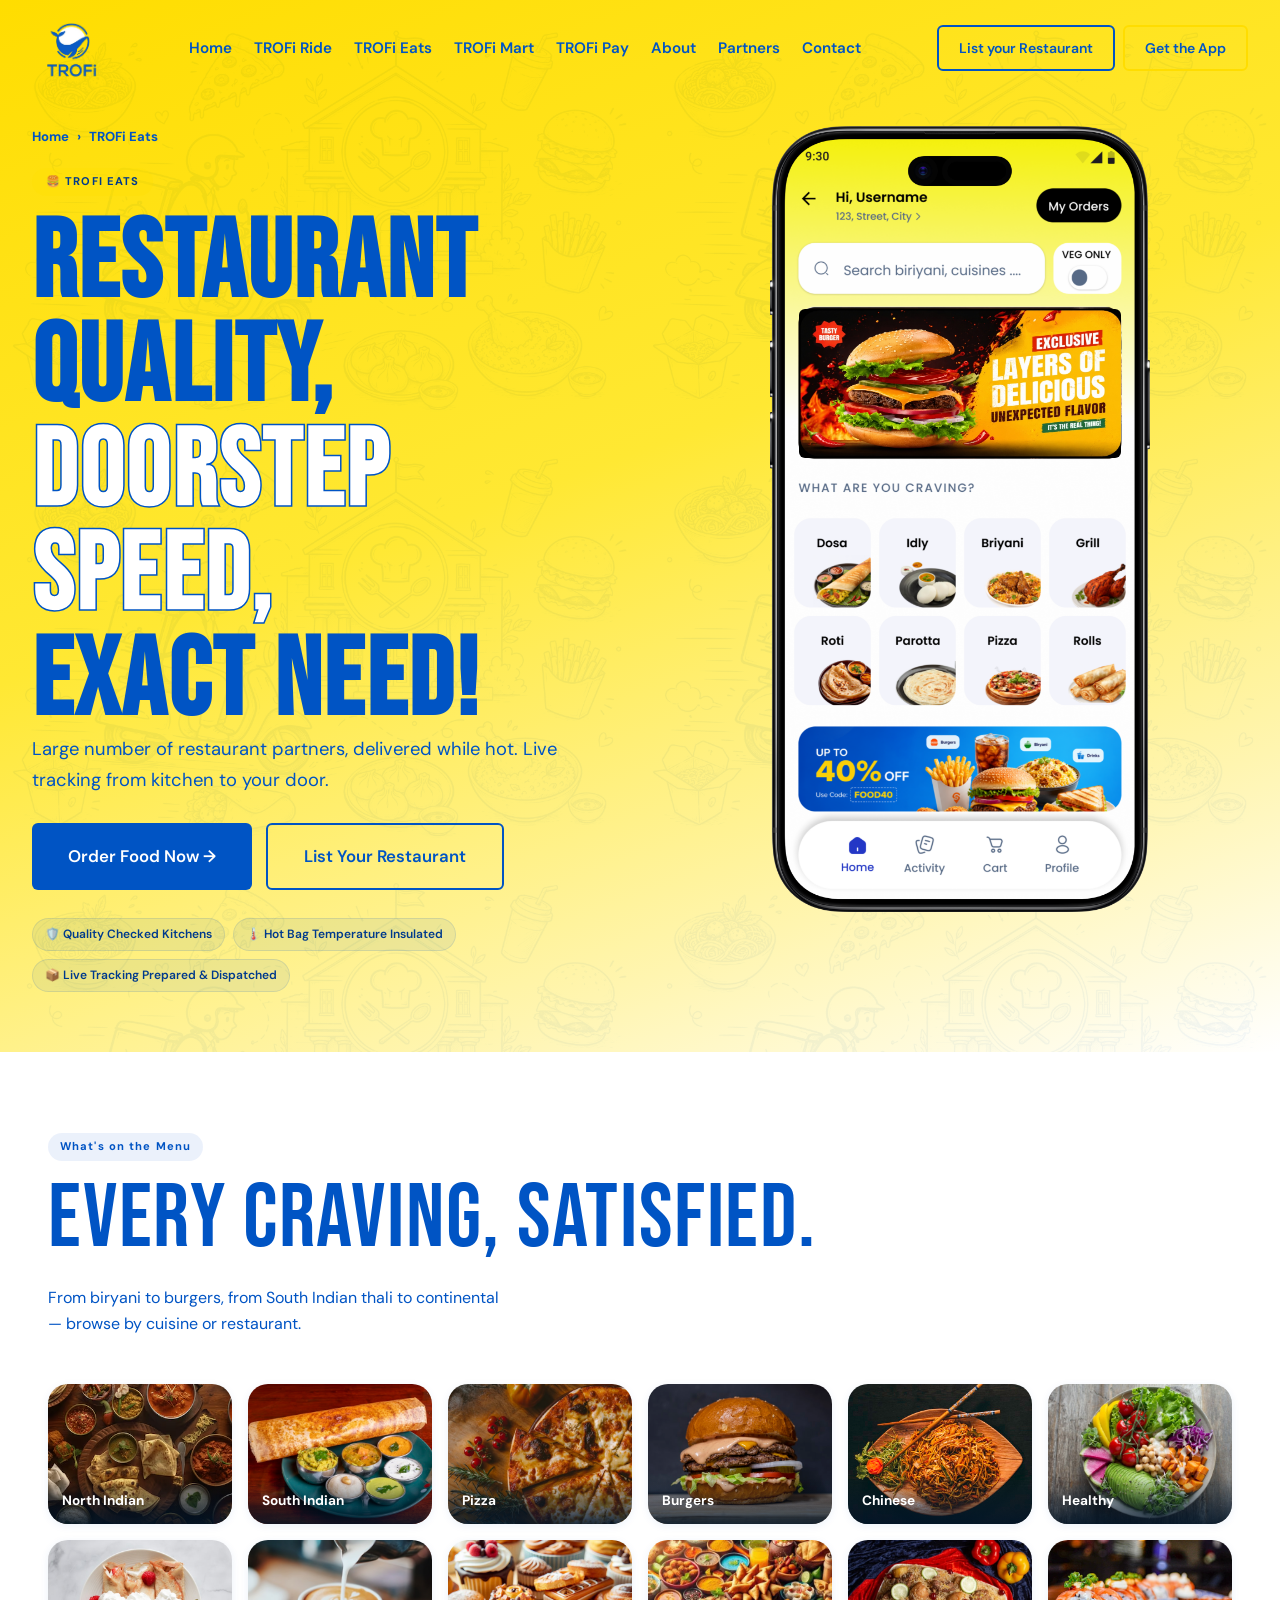
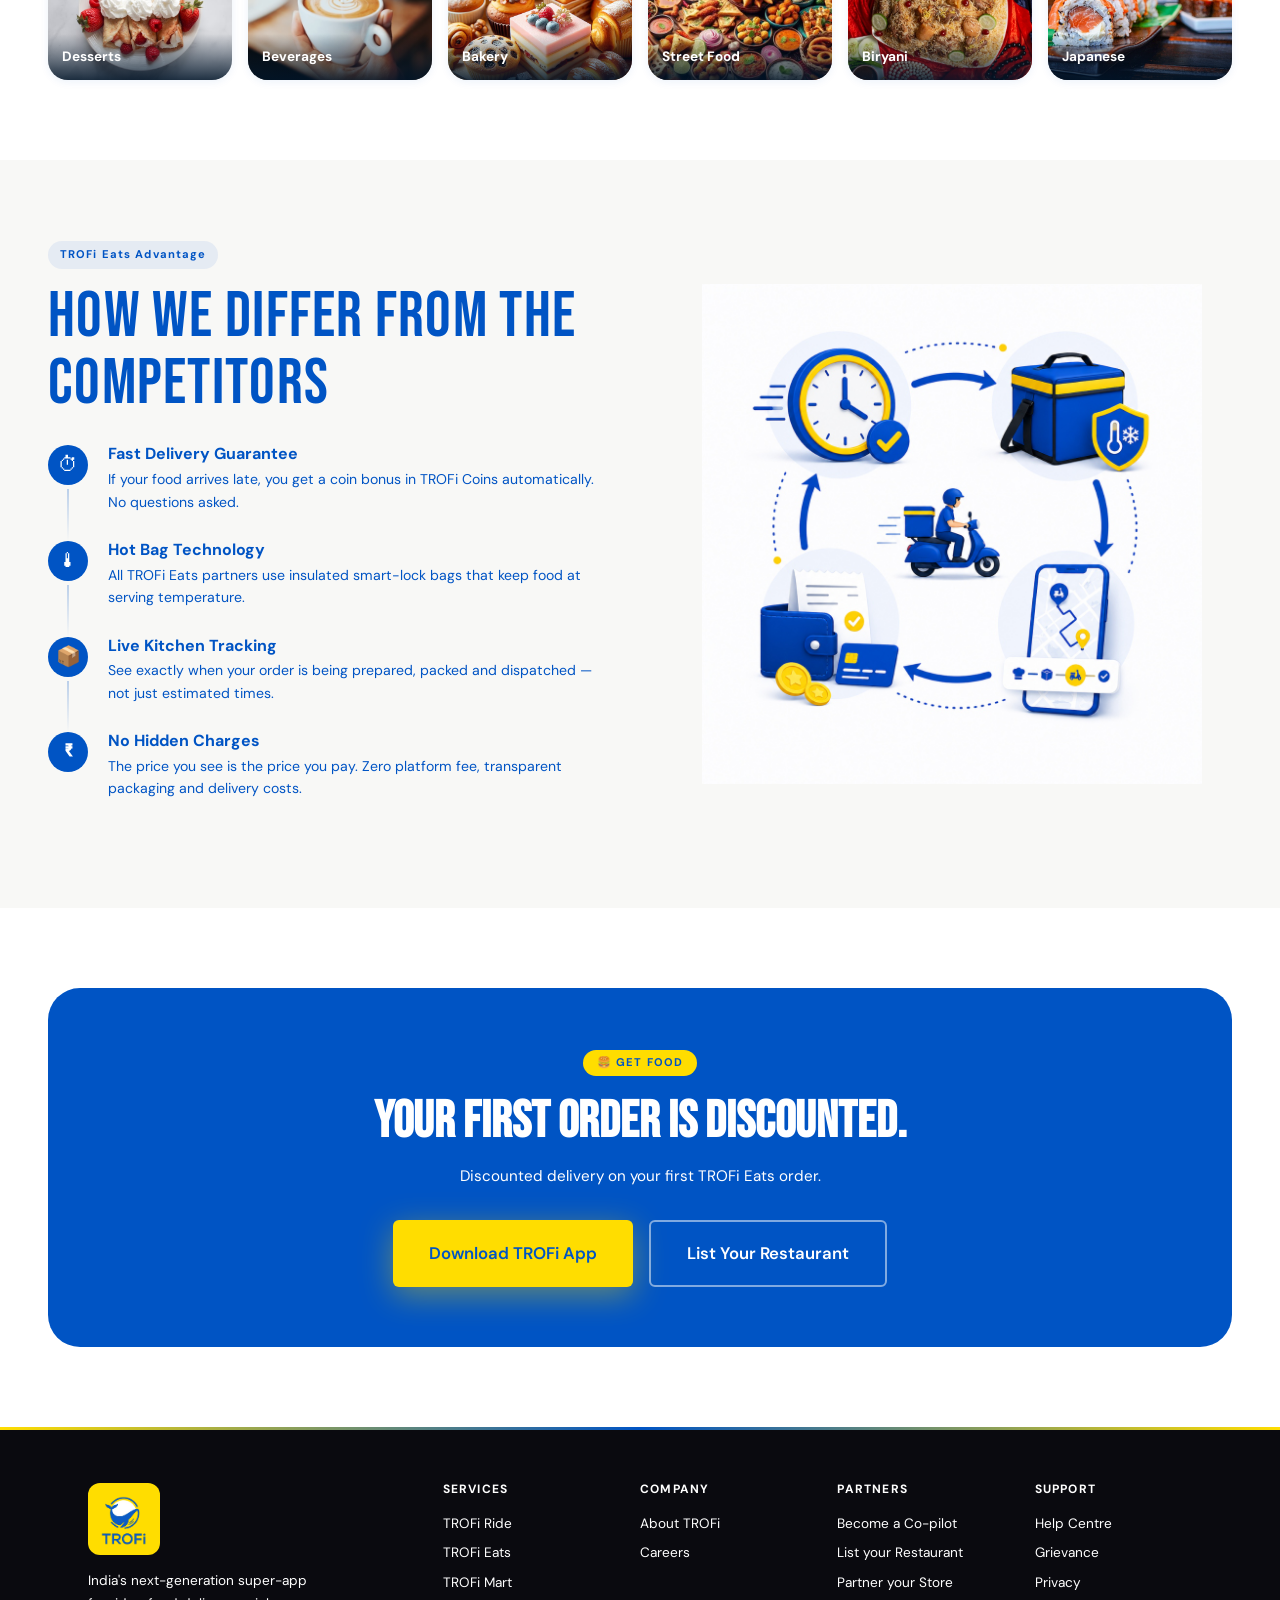
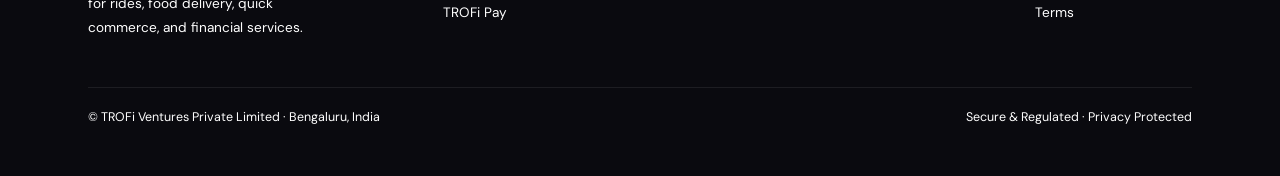
<file: pages/eats.html>
<!DOCTYPE html>
<html lang="en">
<head>
<meta charset="UTF-8"/>
<meta name="viewport" content="width=device-width,initial-scale=1.0"/>
<title>TROFi Eats — Restaurant Quality, Doorstep Speed, Exact Need</title>
  <link rel="stylesheet" href="../css/main.css" />
  <link rel="icon" type="image/png" href="../assets/trofi-logo-transparent.png" />
<style>
:root{--orange:var(--blue)}
.btn-orange{background:var(--orange);color:#fff}
.btn-orange:hover{background:var(--blue-dark);transform:translateY(-2px);box-shadow:var(--shadow-lg)}
.hero-badges{display:flex;gap:8px;flex-wrap:wrap;margin-top:28px}
.badge{display:inline-flex;align-items:center;gap:5px;padding:6px 12px;background:rgba(0,84,196,0.07);border:1px solid rgba(0,84,196,0.12);border-radius:100px;font-size:0.75rem;font-weight:600;color:var(--blue-dark)}

.hero-p{font-size:1.15rem;color:var(--text);opacity:0.85;margin-bottom:28px;line-height:1.65;max-width:540px}
.hero-btns{display:flex;gap:14px;flex-wrap:wrap}

/* HERO MOCKUP — no shadow, no bg */
.hero-mockup{display:flex;justify-content:center;align-items:center}
.hero-mockup img {
  width:380px;height:auto;
  object-fit:contain;
  background:transparent;
  box-shadow:none;
  filter:none;
  display:block;
}
/* Mockup Slider Overrides for Eats page */
.hero-phone-wrapper {
  margin-top: 0 !important;
}
.eats-mockup-slider {
  top: 23.34% !important;
  left: 7.68% !important;
  width: 84.64% !important;
  height: 18.92% !important;
  border-radius: 6px !important;
  overflow: hidden !important;
}
.eats-mockup-slider .mockup-slide {
  border-radius: 0 !important;
  overflow: hidden !important;
}
.eats-mockup-slider .mockup-slide img {
  object-fit: fill !important;
  border-radius: 0 !important;
  width: 100% !important;
  height: 100% !important;
  min-height: 100% !important;
  display: block !important;
}

/* STATS */
.stats-bar{background:var(--orange);padding:32px 48px}
.stats-inner{display:grid;grid-template-columns:repeat(4,1fr);gap:16px;max-width:900px;margin:0 auto}
.stat-card{background:#fff;border-radius:var(--radius-lg);padding:28px 20px;text-align:center;border-top:3px solid var(--orange)}
.stat-num{font-family:var(--font-display);font-size:48px;color:var(--orange);line-height:1}
.stat-lbl{font-size:0.72rem;font-weight:600;color:var(--gray-3);text-transform:uppercase;letter-spacing:0.06em;margin-top:6px}

/* CUISINES */
.section{padding:80px 48px}
.section-label2{display:inline-flex;padding:5px 12px;background:rgba(0,84,196,0.08);border-radius:100px;color:var(--orange);font-size:0.7rem;font-weight:700;letter-spacing:0.1em;margin-bottom:14px}
.section-title{font-family:var(--font-display);font-size:clamp(36px,5vw,60px);letter-spacing:0.02em;margin-bottom:10px}
.section-sub{font-size:1rem;color:var(--text-light);max-width:460px;line-height:1.6;margin-bottom:48px}
.cuisine-grid{display:grid;grid-template-columns:repeat(6,1fr);gap:16px}
.cuisine-card{border-radius:var(--radius-lg);overflow:hidden;position:relative;height:140px;cursor:pointer;box-shadow:var(--shadow-sm);transition:transform 0.3s ease, box-shadow 0.3s ease}
.cuisine-card img{width:100%;height:100%;object-fit:cover;transition:transform 0.4s ease}
.cuisine-card:hover{transform:translateY(-4px);box-shadow:var(--shadow-md)}
.cuisine-card:hover img{transform:scale(1.08)}
.cuisine-card span{position:absolute;bottom:0;left:0;right:0;padding:12px 14px;background:linear-gradient(to top,rgba(0,20,40,0.85),transparent);color:#fff;font-weight:700;font-size:0.85rem;text-align:left}

/* WHY TROFI EATS */
.off-section{background:var(--off-white);padding:80px 48px}
.split{display:grid;grid-template-columns:1fr 1fr;gap:64px;align-items:center}
.split-img{border-radius:var(--radius-xl);overflow:hidden;box-shadow:var(--shadow-lg)}
.split-img img{width:100%;height:440px;object-fit:cover}
.steps-list{display:flex;flex-direction:column;gap:0;margin-top:28px}
.step{display:flex;gap:20px;padding-bottom:28px;position:relative}
.step:not(:last-child)::before{content:'';position:absolute;left:19px;top:44px;bottom:0;width:2px;background:linear-gradient(to bottom,var(--orange),transparent);opacity:0.25}
.step-num{width:40px;height:40px;border-radius:50%;background:var(--orange);color:#fff;font-family:var(--font-display);font-size:20px;display:flex;align-items:center;justify-content:center;flex-shrink:0}
.step h4{font-size:1rem;font-weight:700;margin-bottom:5px}
.step p{font-size:0.88rem;color:var(--text-light);line-height:1.6}
.eats-compare-img-container {
  box-shadow: none !important;
  background: transparent !important;
  display: flex !important;
  align-items: center;
  justify-content: center;
}
.eats-compare-img-container img {
  width: 100%;
  height: auto;
  max-height: 500px;
  object-fit: contain !important;
}

/* TESTIMONIALS */
.testi-section{padding:80px 48px}
.testi-grid{display:grid;grid-template-columns:repeat(3,1fr);gap:24px;margin-top:48px}
.testi-card{background:#fff;border-radius:var(--radius-lg);padding:32px;box-shadow:var(--shadow-md);position:relative}
.testi-card::before{content:'"';font-family:var(--font-display);font-size:80px;color:var(--orange);position:absolute;top:12px;left:20px;line-height:1;opacity:0.4}
.stars{color:#FFB800;font-size:1rem;letter-spacing:2px;margin-bottom:8px}
.testi-card p{font-size:0.92rem;line-height:1.7;color:var(--text);margin-top:28px;margin-bottom:20px}
.testi-author{display:flex;align-items:center;gap:12px;padding-top:16px;border-top:1px solid var(--gray-1)}
.avatar{width:42px;height:42px;border-radius:50%;display:flex;align-items:center;justify-content:center;font-family:var(--font-display);font-size:16px;color:#fff;flex-shrink:0}
.author-name{font-size:0.9rem;font-weight:700}
.author-info{font-size:0.75rem;color:var(--gray-3)}

/* CTA */
.cta-section{padding:80px 48px}
.cta-band{background:linear-gradient(135deg,var(--blue-dark),var(--blue));border-radius:var(--radius-xl);padding:60px;text-align:center}
.cta-band h2{font-family:var(--font-display);font-size:clamp(36px,4vw,60px);color:#fff;margin-bottom:14px}
.cta-band p{color:rgba(255,255,255,0.75);max-width:460px;margin:0 auto 32px;font-size:0.95rem}
.cta-actions{display:flex;gap:16px;justify-content:center;flex-wrap:wrap}

/* FOOTER */
.footer{background:#0A0A0F;padding:56px 48px 24px}
.footer-grid{display:grid;grid-template-columns:2fr 1fr 1fr 1fr 1fr;gap:40px;padding-bottom:48px;border-bottom:1px solid rgba(255,255,255,0.08)}
.footer-brand img{height:64px;margin-bottom:14px}
.footer-brand p{color:rgba(255,255,255,0.5);font-size:0.85rem;line-height:1.7;max-width:240px;margin-top:10px}
.footer-col h4{font-size:0.75rem;font-weight:700;letter-spacing:0.1em;text-transform:uppercase;color:var(--yellow);margin-bottom:16px}
.footer-col a{display:block;font-size:0.85rem;color:rgba(255,255,255,0.5);margin-bottom:8px}
.footer-bottom{padding-top:20px;display:flex;justify-content:space-between}
.footer-bottom p{font-size:0.78rem;color:rgba(255,255,255,0.3)}
</style>
<link rel="stylesheet" href="../css/responsive.css" />
</head>
<body>

<nav class="nav transparent" id="navbar">
  <div class="nav-inner">
    <a href="../index.html" class="nav-logo">
      <img src="../assets/TROFi_logo.png?v=2" alt="TROFi" />
    </a>
    <ul class="nav-links">
      <li><a href="../index.html">Home</a></li>
      <li><a href="ride.html">TROFi Ride</a></li>
      <li><a href="#" class="active">TROFi Eats</a></li>
      <li><a href="mart.html">TROFi Mart</a></li>
      <li><a href="pay.html">TROFi Pay</a></li>
      <li><a href="about.html">About</a></li>
      <li><a href="partners.html">Partners</a></li>
      <li><a href="contact.html">Contact</a></li>
    </ul>
    <div class="nav-cta">
      <a href="partners.html#restaurant" class="btn btn-outline btn-sm">List your Restaurant</a>
      <a href="../index.html#download" class="btn btn-outline-yellow btn-sm">Get the App</a>
    </div>
    <button class="hamburger" aria-label="Menu">
      <span></span><span></span><span></span>
    </button>
  </div>
</nav>

<!-- Mobile Menu -->
<div class="mobile-menu">
  <a href="../index.html">Home</a>
  <a href="ride.html">TROFi Ride</a>
  <a href="eats.html">TROFi Eats</a>
  <a href="mart.html">TROFi Mart</a>
  <a href="pay.html">TROFi Pay</a>
  <a href="about.html">About</a>
  <a href="partners.html">Partners</a>
  <a href="contact.html">Contact</a>
  <a href="../index.html#download" class="btn btn-primary btn-lg" style="margin-top:24px;">Get the App</a>
</div>

<!-- HERO -->
<section class="hero">
  <div class="hero-bg-doodle hero-eats-doodle" aria-hidden="true"></div>
  <div class="hero-grid">
    <div>
      <nav class="breadcrumb fade-up"><a href="../index.html">Home</a> › <span style="color:var(--orange)">TROFi Eats</span></nav>
      <div class="hero-tag fade-up">🍔 TROFi Eats</div>
      <h1 class="display-hero fade-up delay-1" style="font-size:clamp(56px,10vw,110px) !important;">Restaurant Quality,<br/><span>Doorstep Speed,</span><br/>Exact Need!</h1>
      <p class="hero-p fade-up delay-2">Large number of restaurant partners, delivered while hot. Live tracking from kitchen to your door.</p>
      <div class="hero-btns fade-up delay-3">
        <a href="../index.html#download" class="btn btn-orange btn-lg">Order Food Now →</a>
        <a href="partners.html#restaurant" class="btn btn-outline btn-lg">List Your Restaurant</a>
      </div>
      <div class="hero-badges fade-up delay-4">
        <span class="badge">🛡️ Quality Checked Kitchens</span>
        <span class="badge">🌡️ Hot Bag Temperature Insulated</span>
        <span class="badge">📦 Live Tracking Prepared & Dispatched</span>
      </div>
    </div>
    <div class="hero-mockup slide-right delay-2">
      <div class="hero-phone-wrapper">
        <img src="../assets/mockup-restaurant.png" alt="TROFi Eats App" class="hero-mockup-img" />
        <!-- Interactive Offers Slider Overlay for Eats -->
        <div class="mockup-slider-overlay eats-mockup-slider">
          <div class="mockup-slider-track">
            <!-- Slide 1: Burger -->
            <div class="mockup-slide">
              <img src="../assets/offer-slide-eats-burger.png" alt="Burger Promo" />
            </div>
            <!-- Slide 2: Idly -->
            <div class="mockup-slide">
              <img src="../assets/offer-slide-eats-idly.png" alt="Idly Promo" />
            </div>
            <!-- Slide 3: Parotta -->
            <div class="mockup-slide">
              <img src="../assets/offer-slide-eats-parotta.png" alt="Parotta Promo" />
            </div>
            <!-- Slide 4: Roti -->
            <div class="mockup-slide">
              <img src="../assets/offer-slide-eats-roti.png" alt="Roti Promo" />
            </div>
          </div>
        </div>
      </div>
    </div>
  </div>
</section>



<!-- CUISINES -->
<div class="section">
  <div class="section-label2 fade-up">What's on the Menu</div>
  <div class="section-title fade-up" style="font-size: clamp(48px, 7vw, 90px) !important; font-family: var(--font-display) !important; line-height: 1 !important; margin-bottom: 20px !important;">Every Craving, Satisfied.</div>
  <p class="section-sub fade-up delay-1">From biryani to burgers, from South Indian thali to continental — browse by cuisine or restaurant.</p>
  <div class="cuisine-grid">
    <div class="cuisine-card fade-up"><img src="../assets/north-indian.png" alt="North Indian"/><span>North Indian</span></div>
    <div class="cuisine-card fade-up delay-1"><img src="../assets/eats-south-indian.jpg" alt="South Indian"/><span>South Indian</span></div>
    <div class="cuisine-card fade-up delay-2"><img src="../assets/eats-pizza.jpg" alt="Pizza"/><span>Pizza</span></div>
    <div class="cuisine-card fade-up delay-3"><img src="../assets/eats-burger.jpg" alt="Burgers"/><span>Burgers</span></div>
    <div class="cuisine-card fade-up"><img src="../assets/eats-chinese.jpg" alt="Chinese"/><span>Chinese</span></div>
    <div class="cuisine-card fade-up delay-1"><img src="../assets/eats-healthy.jpg" alt="Healthy"/><span>Healthy</span></div>
    <div class="cuisine-card fade-up delay-2"><img src="../assets/eats-desserts.jpg" alt="Desserts"/><span>Desserts</span></div>
    <div class="cuisine-card fade-up delay-3"><img src="../assets/eats-beverages.jpg" alt="Beverages"/><span>Beverages</span></div>
    <div class="cuisine-card fade-up"><img src="../assets/bakery.png" alt="Bakery"/><span>Bakery</span></div>
    <div class="cuisine-card fade-up delay-1"><img src="../assets/eats-street-food.jpg" alt="Street Food"/><span>Street Food</span></div>
    <div class="cuisine-card fade-up delay-2"><img src="../assets/eats-biryani.jpg" alt="Biryani"/><span>Biryani</span></div>
    <div class="cuisine-card fade-up delay-3"><img src="../assets/eats-japanese.jpg" alt="Japanese"/><span>Japanese</span></div>
  </div>
</div>

<!-- WHY TROFI EATS -->
<div class="off-section">
  <div class="split">
    <div class="slide-left">
      <div class="section-label2">TROFi Eats Advantage</div>
      <div class="section-title">How we differ from the competitors</div>
      <div class="steps-list">
        <div class="step"><div class="step-num">⏱</div><div><h4>Fast Delivery Guarantee</h4><p>If your food arrives late, you get a coin bonus in TROFi Coins automatically. No questions asked.</p></div></div>
        <div class="step"><div class="step-num">🌡</div><div><h4>Hot Bag Technology</h4><p>All TROFi Eats partners use insulated smart-lock bags that keep food at serving temperature.</p></div></div>
        <div class="step"><div class="step-num">📦</div><div><h4>Live Kitchen Tracking</h4><p>See exactly when your order is being prepared, packed and dispatched — not just estimated times.</p></div></div>
        <div class="step"><div class="step-num" style="display:inline-flex;align-items:center;justify-content:center;font-size:18px;font-weight:800;">₹</div><div><h4>No Hidden Charges</h4><p>The price you see is the price you pay. Zero platform fee, transparent packaging and delivery costs.</p></div></div>
      </div>
    </div>
    <div class="split-img eats-compare-img-container slide-right">
      <img src="../assets/how-it-works-flow.jpg" alt="Why We Beat Competitors"/>
    </div>
  </div>
</div>

<!-- TESTIMONIALS (COMMENTED OUT)
<div class="testi-section">
  <div style="text-align:center" class="fade-up">
    <div class="section-label2" style="margin:0 auto 14px">Reviews</div>
    <div class="section-title">What Foodies Say</div>
  </div>
  <div class="testi-grid">
    <div class="testi-card fade-up">
      <div class="stars">★★★★★</div>
      <p>"The biryani arrived in record time and was hotter than what I get eating in the restaurant. TROFi Eats genuinely cares about food quality."</p>
      <div class="testi-author">
        <div class="avatar" style="background:linear-gradient(135deg,var(--blue),#1A7AE8)">VL</div>
        <div><div class="author-info">Food blogger · Bengaluru</div></div>
      </div>
    </div>
    <div class="testi-card fade-up delay-1">
      <div class="stars">★★★★★</div>
      <p>"Finally an app with no surprise platform fee at checkout. What I see is what I pay. The live kitchen tracking is addictive — I watched my dosa being made!"</p>
      <div class="testi-author">
        <div class="avatar" style="background:linear-gradient(135deg,#0054C4,#1A7AE8)">SM</div>
        <div><div class="author-info">Tech Lead · Hyderabad</div></div>
      </div>
    </div>
    <div class="testi-card fade-up delay-2">
      <div class="stars">★★★★★</div>
      <p>"Other delivery service memberships felt like a scam after I tried SuperPass. Unlimited discounted delivery and I earn Ride coins when I order food? My evening commute is now highly discounted."</p>
      <div class="testi-author">
        <div class="avatar" style="background:linear-gradient(135deg,var(--blue),#1A7AE8)">DP</div>
        <div><div class="author-info">HR Manager · Pune</div></div>
      </div>
    </div>
  </div>
</div>
-->

<!-- CTA -->
<div class="cta-section fade-up">
  <div class="cta-band">
    <div style="display:inline-flex;padding:4px 14px;background:var(--yellow) !important;border-radius:100px;color:var(--blue) !important;-webkit-text-fill-color:var(--blue) !important;font-size:0.7rem;font-weight:700;letter-spacing:0.1em;text-transform:uppercase;margin-bottom:18px">🍔 Get Food</div>
    <h2>Your First Order is <span style="color:var(--yellow)">Discounted.</span></h2>
    <p>Discounted delivery on your first TROFi Eats order.</p>
    <div class="cta-actions">
      <a href="../index.html#download" class="btn btn-primary btn-lg" style="color:var(--blue) !important;-webkit-text-fill-color:var(--blue) !important;">Download TROFi App</a>
      <a href="partners.html#restaurant" class="btn btn-outline-white btn-lg">List Your Restaurant</a>
    </div>
  </div>
</div>

<footer class="footer">
  <div class="container">
    <div class="footer-grid">
      <div class="footer-brand">
        <img src="../assets/TROFi_logo.png?v=2" alt="TROFi"/>
        <p>India's next-generation super-app for rides, food delivery, quick commerce, and financial services.</p>
      </div>
      <div class="footer-col"><h4>Services</h4><a href="ride.html">TROFi Ride</a><a href="eats.html">TROFi Eats</a><a href="mart.html">TROFi Mart</a><a href="pay.html">TROFi Pay</a></div>
      <div class="footer-col"><h4>Company</h4><a href="about.html">About TROFi</a><a href="coming-soon.html">Careers</a><!-- <a href="article-superapp.html">Blog</a> --></div>
      <div class="footer-col"><h4>Partners</h4><a href="partners.html#driver">Become a Co-pilot</a><a href="partners.html#restaurant">List your Restaurant</a><a href="partners.html#store">Partner your Store</a></div>
      <div class="footer-col"><h4>Support</h4><a href="coming-soon.html">Help Centre</a><a href="coming-soon.html">Grievance</a><a href="coming-soon.html">Privacy</a><a href="coming-soon.html">Terms</a></div>
    </div>
    <div class="footer-bottom">
      <p>© TROFi Ventures Private Limited · Bengaluru, India</p>
      <p>Secure & Regulated · Privacy Protected</p>
    </div>
  </div>
</footer>

<script src="../js/main.js"></script>
</body></html>
</file>
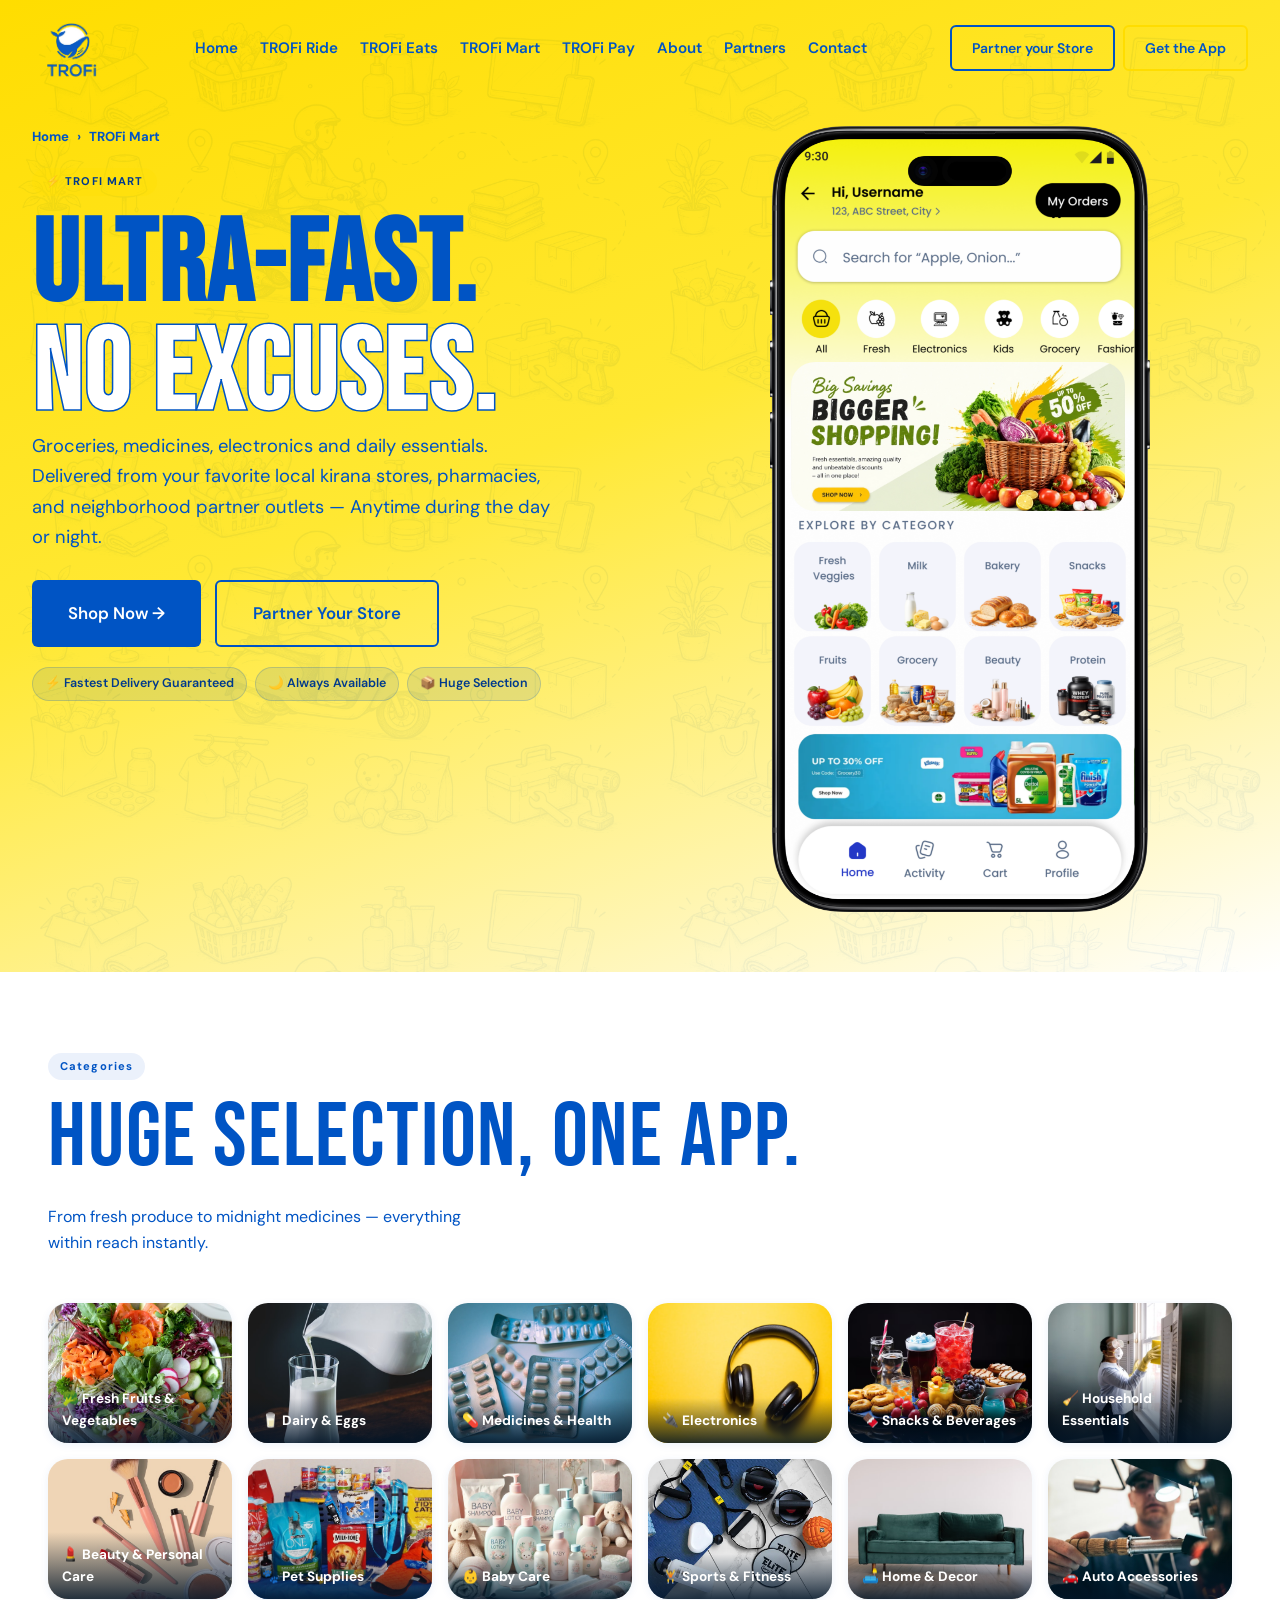
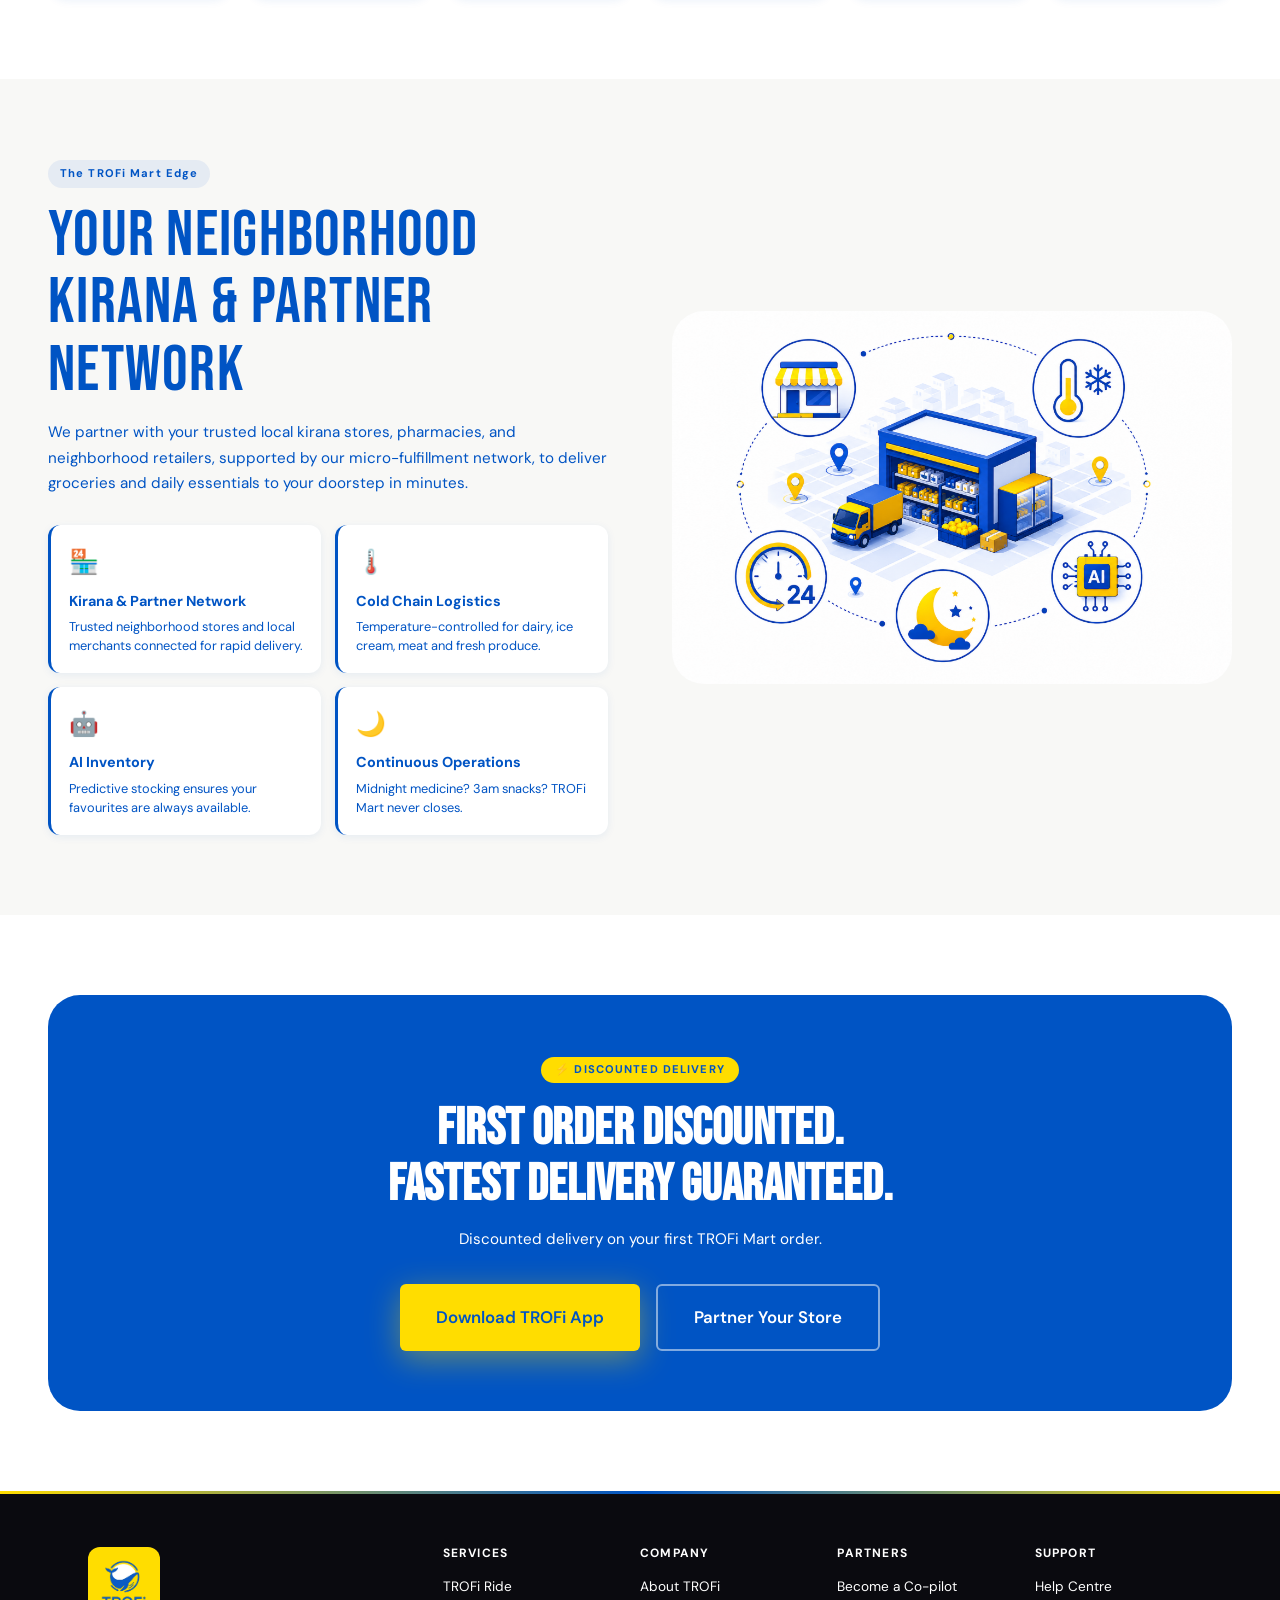
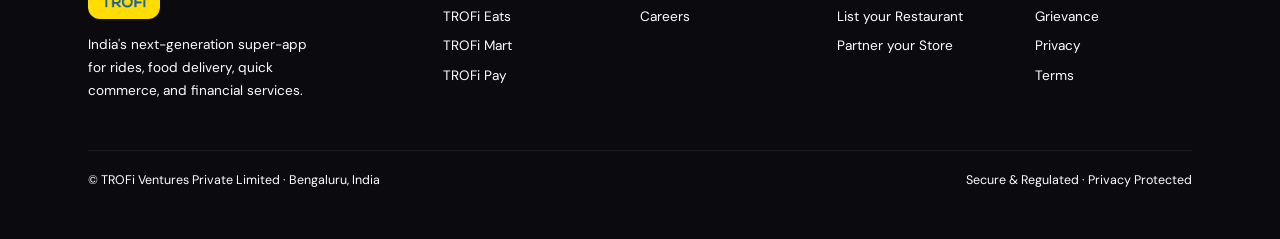
<file: pages/mart.html>
<!DOCTYPE html>
<html lang="en">
<head>
<meta charset="UTF-8"/>
<meta name="viewport" content="width=device-width,initial-scale=1.0"/>
<title>TROFi Mart — 10-Minute Delivery. No Excuses.</title>
  <link rel="stylesheet" href="../css/main.css" />
  <link rel="icon" type="image/png" href="../assets/trofi-logo-transparent.png" />
<style>
:root{--green:var(--blue);--green-dark:var(--blue-dark)}
.btn-green{background:var(--green);color:#fff}
.btn-green:hover{background:var(--green-dark);transform:translateY(-2px);box-shadow:var(--shadow-lg)}

.hero-p{font-size:1.15rem;color:var(--text);opacity:0.85;margin-bottom:28px;line-height:1.65;max-width:540px}
.hero-btns{display:flex;gap:14px;flex-wrap:wrap;margin-bottom:20px}
.hero-badges{display:flex;gap:8px;flex-wrap:wrap}
.badge{display:inline-flex;align-items:center;gap:5px;padding:6px 12px;background:rgba(0,84,196,0.1);border:1px solid rgba(0,84,196,0.2);border-radius:100px;font-size:0.78rem;font-weight:600;color:var(--green-dark)}

/* HERO MOCKUP — clean, no shadow */
.hero-mockup{display:flex;justify-content:center;align-items:center}
.hero-mockup img {
  width:380px;height:auto;
  object-fit:contain;
  background:transparent;
  box-shadow:none;
  filter:none;
  display:block;
}
/* Mockup Slider Overrides for Mart page */
.hero-phone-wrapper {
  margin-top: 0 !important;
}
.mart-mockup-slider {
  top: 30% !important;
  left: 5.5% !important;
  width: 88% !important;
  height: 19% !important;
  border-radius: 24px !important;
}
.mart-mockup-slider .mockup-slide img {
  object-fit: fill !important;
}

/* STATS */
.stats-bar{background:var(--green);padding:32px 48px}
.stats-inner{display:grid;grid-template-columns:repeat(4,1fr);gap:16px;max-width:900px;margin:0 auto}
.stat-card{background:#fff;border-radius:var(--radius-lg);padding:28px 20px;text-align:center;border-top:3px solid var(--green)}
.stat-num{font-family:var(--font-display);font-size:48px;color:var(--green);line-height:1}
.stat-lbl{font-size:0.72rem;font-weight:600;color:var(--gray-3);text-transform:uppercase;letter-spacing:0.06em;margin-top:6px}

/* CATEGORIES */
.section{padding:80px 48px}
.section-label2{display:inline-flex;padding:5px 12px;background:rgba(0,84,196,0.08);border-radius:100px;color:var(--green-dark);font-size:0.7rem;font-weight:700;letter-spacing:0.1em;margin-bottom:14px}
.section-title{font-family:var(--font-display);font-size:clamp(36px,5vw,60px);letter-spacing:0.02em;margin-bottom:10px}
.section-sub{font-size:1rem;color:var(--text-light);max-width:460px;line-height:1.6;margin-bottom:48px}

.category-grid{display:grid;grid-template-columns:repeat(6,1fr);gap:16px}
.category-tile{border-radius:var(--radius-lg);overflow:hidden;position:relative;height:140px;cursor:pointer;box-shadow:var(--shadow-sm);transition:transform 0.3s ease, box-shadow 0.3s ease}
.category-tile img{width:100%;height:100%;object-fit:cover;transition:transform 0.4s ease}
.category-tile:hover{transform:translateY(-4px);box-shadow:var(--shadow-md)}
.category-tile:hover img{transform:scale(1.08)}
.category-label{position:absolute;bottom:0;left:0;right:0;padding:12px 14px;background:linear-gradient(to top,rgba(0,20,40,0.85),transparent);color:#fff;font-weight:700;font-size:0.85rem;text-align:left}

/* DARK STORE */
.off-section{background:var(--off-white);padding:80px 48px}
.split{display:grid;grid-template-columns:1fr 1fr;gap:64px;align-items:center}
.split-img{border-radius:var(--radius-xl);overflow:hidden;box-shadow:var(--shadow-lg)}
.split-img img{width:100%;height:440px;object-fit:cover}
.feat-grid{display:grid;grid-template-columns:1fr 1fr;gap:14px;margin-top:28px}
.feat-item{padding:18px;background:#fff;border-radius:var(--radius-md);box-shadow:var(--shadow-sm);border-left:3px solid var(--green)}
.feat-item .icon{font-size:24px;margin-bottom:8px}
.feat-item strong{font-size:0.9rem;display:block;margin-bottom:4px}
.feat-item p{font-size:0.8rem;color:var(--text-light);line-height:1.5}
.dark-store-img-container {
  box-shadow: none !important;
  background: transparent !important;
  display: flex !important;
  align-items: center;
  justify-content: center;
}
.dark-store-img-container img {
  width: 100%;
  height: auto;
  max-height: 500px;
  object-fit: contain !important;
}

/* TESTIMONIALS */
.testi-section{padding:80px 48px}
.testi-grid{display:grid;grid-template-columns:repeat(3,1fr);gap:24px;margin-top:48px}
.testi-card{background:#fff;border-radius:var(--radius-lg);padding:32px;box-shadow:var(--shadow-md);position:relative}
.testi-card::before{content:'"';font-family:var(--font-display);font-size:80px;color:var(--green);position:absolute;top:12px;left:20px;line-height:1;opacity:0.3}
.stars{color:#FFB800;font-size:1rem;letter-spacing:2px;margin-bottom:8px}
.testi-card p{font-size:0.92rem;line-height:1.7;color:var(--text);margin-top:28px;margin-bottom:20px}
.testi-author{display:flex;align-items:center;gap:12px;padding-top:16px;border-top:1px solid var(--gray-1)}
.avatar{width:42px;height:42px;border-radius:50%;display:flex;align-items:center;justify-content:center;font-family:var(--font-display);font-size:16px;color:#fff;flex-shrink:0}
.author-name{font-size:0.9rem;font-weight:700}
.author-info{font-size:0.75rem;color:var(--gray-3)}

/* CTA */
.cta-section{padding:80px 48px}
.cta-band{background:linear-gradient(135deg,var(--green-dark),var(--green));border-radius:var(--radius-xl);padding:60px;text-align:center}
.cta-band h2{font-family:var(--font-display);font-size:clamp(36px,4vw,60px);color:#fff;margin-bottom:14px}
.cta-band p{color:rgba(255,255,255,0.75);max-width:460px;margin:0 auto 32px;font-size:0.95rem}
.cta-actions{display:flex;gap:16px;justify-content:center;flex-wrap:wrap}

/* FOOTER */
.footer{background:#0A0A0F;padding:56px 48px 24px}
.footer-grid{display:grid;grid-template-columns:2fr 1fr 1fr 1fr 1fr;gap:40px;padding-bottom:48px;border-bottom:1px solid rgba(255,255,255,0.08)}
.footer-brand img{height:64px;margin-bottom:14px}
.footer-brand p{color:rgba(255,255,255,0.5);font-size:0.85rem;line-height:1.7;max-width:240px;margin-top:10px}
.footer-col h4{font-size:0.75rem;font-weight:700;letter-spacing:0.1em;text-transform:uppercase;color:var(--yellow);margin-bottom:16px}
.footer-col a{display:block;font-size:0.85rem;color:rgba(255,255,255,0.5);margin-bottom:8px}
.footer-bottom{padding-top:20px;display:flex;justify-content:space-between}
.footer-bottom p{font-size:0.78rem;color:rgba(255,255,255,0.3)}
</style>
<link rel="stylesheet" href="../css/responsive.css" />
</head>
<body>

<!-- NAV -->
<nav class="nav transparent" id="navbar">
  <div class="nav-inner">
    <a href="../index.html" class="nav-logo">
      <img src="../assets/TROFi_logo.png?v=2" alt="TROFi" />
    </a>
    <ul class="nav-links">
      <li><a href="../index.html">Home</a></li>
      <li><a href="ride.html">TROFi Ride</a></li>
      <li><a href="eats.html">TROFi Eats</a></li>
      <li><a href="#" class="active">TROFi Mart</a></li>
      <li><a href="pay.html">TROFi Pay</a></li>
      <li><a href="about.html">About</a></li>
      <li><a href="partners.html">Partners</a></li>
      <li><a href="contact.html">Contact</a></li>
    </ul>
    <div class="nav-cta">
      <a href="partners.html#store" class="btn btn-outline btn-sm">Partner your Store</a>
      <a href="../index.html#download" class="btn btn-outline-yellow btn-sm">Get the App</a>
    </div>
    <button class="hamburger" aria-label="Menu">
      <span></span><span></span><span></span>
    </button>
  </div>
</nav>

<!-- Mobile Menu -->
<div class="mobile-menu">
  <a href="../index.html">Home</a>
  <a href="ride.html">TROFi Ride</a>
  <a href="eats.html">TROFi Eats</a>
  <a href="mart.html">TROFi Mart</a>
  <a href="pay.html">TROFi Pay</a>
  <a href="about.html">About</a>
  <a href="partners.html">Partners</a>
  <a href="contact.html">Contact</a>
  <a href="../index.html#download" class="btn btn-primary btn-lg" style="margin-top:24px;">Get the App</a>
</div>

<!-- HERO -->
<section class="hero">
  <div class="hero-bg-doodle hero-mart-doodle" aria-hidden="true"></div>
  <div class="hero-grid">
    <div>
      <nav class="breadcrumb fade-up"><a href="../index.html">Home</a> › <span style="color:var(--green-dark)">TROFi Mart</span></nav>
      <div class="hero-tag fade-up">⚡ TROFi Mart</div>
      <h1 class="display-hero fade-up delay-1">Ultra-Fast.<br/><span>No Excuses.</span></h1>
      <p class="hero-p fade-up delay-2">Groceries, medicines, electronics and daily essentials. Delivered from your favorite local kirana stores, pharmacies, and neighborhood partner outlets — Anytime during the day or night.</p>
      <div class="hero-btns fade-up delay-3">
        <a href="../index.html#download" class="btn btn-green btn-lg">Shop Now →</a>
        <a href="partners.html#store" class="btn btn-outline btn-lg">Partner Your Store</a>
      </div>
      <div class="hero-badges fade-up delay-4">
        <span class="badge">⚡ Fastest Delivery Guaranteed</span>
        <span class="badge">🌙 Always Available</span>
        <span class="badge">📦 Huge Selection</span>
      </div>
    </div>
    <div class="hero-mockup slide-right delay-2">
      <div class="hero-phone-wrapper">
        <img src="../assets/mockup-shopping.png" alt="TROFi Mart App" class="hero-mockup-img" />
        <!-- Interactive Offers Slider Overlay for Mart -->
        <div class="mockup-slider-overlay mart-mockup-slider">
          <div class="mockup-slider-track">
            <!-- Slide 1: Big Savings -->
            <div class="mockup-slide">
              <img src="../assets/offer-slide-mart-savings.png" alt="Big Savings" />
            </div>
            <!-- Slide 2: Every Grain -->
            <div class="mockup-slide">
              <img src="../assets/offer-slide-mart-grain.png" alt="Every Grain" />
            </div>
            <!-- Slide 3: Smarter Choices -->
            <div class="mockup-slide">
              <img src="../assets/offer-slide-mart-electronics.png" alt="Smarter Choices" />
            </div>
            <!-- Slide 4: Everything You Need -->
            <div class="mockup-slide">
              <img src="../assets/offer-slide-mart-stationery.png" alt="Everything You Need" />
            </div>
          </div>
        </div>
      </div>
    </div>
  </div>
</section>



<!-- CATEGORIES -->
<div class="section">
  <div class="section-label2 fade-up">Categories</div>
  <div class="section-title fade-up" style="font-size: clamp(48px, 7vw, 90px) !important; font-family: var(--font-display) !important; line-height: 1 !important; margin-bottom: 20px !important;">Huge Selection, One App.</div>
  <p class="section-sub fade-up delay-1">From fresh produce to midnight medicines — everything within reach instantly.</p>
  <div class="category-grid">
    <div class="category-tile fade-up">
      <img src="../assets/mart-vegetables.jpg" alt="Vegetables"/>
      <div class="category-label">🥦 Fresh Fruits & Vegetables</div>
    </div>
    <div class="category-tile fade-up delay-1">
      <img src="../assets/mart-dairy.jpg" alt="Dairy"/>
      <div class="category-label">🥛 Dairy & Eggs</div>
    </div>
    <div class="category-tile fade-up delay-2">
      <img src="../assets/mart-pharma.jpg" alt="Medicine"/>
      <div class="category-label">💊 Medicines & Health</div>
    </div>
    <div class="category-tile fade-up delay-3">
      <img src="../assets/mart-electronics.jpg" alt="Electronics"/>
      <div class="category-label">🔌 Electronics</div>
    </div>
    <div class="category-tile fade-up">
      <img src="../assets/mart-snacks-beverages.png" alt="Snacks"/>
      <div class="category-label">🍫 Snacks & Beverages</div>
    </div>
    <div class="category-tile fade-up delay-1">
      <img src="../assets/mart-household.jpg" alt="Household"/>
      <div class="category-label">🧹 Household Essentials</div>
    </div>
    <div class="category-tile fade-up delay-2">
      <img src="../assets/mart-beauty.jpg" alt="Beauty"/>
      <div class="category-label">💄 Beauty & Personal Care</div>
    </div>
    <div class="category-tile fade-up delay-3">
      <img src="../assets/mart-pet-supplies.jpg" alt="Pet"/>
      <div class="category-label">🐾 Pet Supplies</div>
    </div>
    <div class="category-tile fade-up">
      <img src="../assets/mart-baby-care.jpg" alt="Baby Care"/>
      <div class="category-label">👶 Baby Care</div>
    </div>
    <div class="category-tile fade-up delay-1">
      <img src="../assets/mart-sports-fitness.png" alt="Sports"/>
      <div class="category-label">🏋️ Sports & Fitness</div>
    </div>
    <div class="category-tile fade-up delay-2">
      <img src="../assets/mart-home-decor.jpg" alt="Home Decor"/>
      <div class="category-label">🛋️ Home & Decor</div>
    </div>
    <div class="category-tile fade-up delay-3">
      <img src="../assets/mart-auto.jpg" alt="Auto"/>
      <div class="category-label">🚗 Auto Accessories</div>
    </div>
  </div>
</div>

<!-- DARK STORE -->
<div class="off-section">
  <div class="split">
    <div class="slide-left">
      <div class="section-label2">The TROFi Mart Edge</div>
      <div class="section-title">Your Neighborhood Kirana & Partner Network</div>
      <p style="color:var(--text-light);font-size:0.95rem;line-height:1.7;margin:16px 0 24px">We partner with your trusted local kirana stores, pharmacies, and neighborhood retailers, supported by our micro-fulfillment network, to deliver groceries and daily essentials to your doorstep in minutes.</p>
      <div class="feat-grid">
        <div class="feat-item"><div class="icon">🏪</div><strong>Kirana & Partner Network</strong><p>Trusted neighborhood stores and local merchants connected for rapid delivery.</p></div>
        <div class="feat-item"><div class="icon">🌡️</div><strong>Cold Chain Logistics</strong><p>Temperature-controlled for dairy, ice cream, meat and fresh produce.</p></div>
        <div class="feat-item"><div class="icon">🤖</div><strong>AI Inventory</strong><p>Predictive stocking ensures your favourites are always available.</p></div>
        <div class="feat-item"><div class="icon">🌙</div><strong>Continuous Operations</strong><p>Midnight medicine? 3am snacks? TROFi Mart never closes.</p></div>
      </div>
    </div>
    <div class="split-img dark-store-img-container slide-right">
      <img src="../assets/dark-store-revolution-new.png" alt="The Hyperlocal Store Network"/>
    </div>
  </div>
</div>

<!-- TESTIMONIALS (COMMENTED OUT)
<div class="testi-section">
  <div style="text-align:center" class="fade-up">
    <div class="section-label2" style="margin:0 auto 14px">Customer Stories</div>
    <div class="section-title">Fastest Delivery Changed Their Lives</div>
  </div>
  <div class="testi-grid">
    <div class="testi-card fade-up">
      <div class="stars">★★★★★</div>
      <p>"Midnight medicine delivery for my feverish daughter. I was in tears. No other apps came even close in my area. TROFi Mart is a lifesaver — literally."</p>
      <div class="testi-author">
        <div class="avatar" style="background:linear-gradient(135deg,var(--blue),#1A7AE8)">SK</div>
        <div><div class="author-info">Homemaker · Chennai</div></div>
      </div>
    </div>
    <div class="testi-card fade-up delay-1">
      <div class="stars">★★★★★</div>
      <p>"Switched from other apps after they raised prices and delivery times slipped. TROFi consistently delivers in record time and my grocery bill is significantly lower."</p>
      <div class="testi-author">
        <div class="avatar" style="background:linear-gradient(135deg,#0054C4,#1A7AE8)">AK</div>
        <div><div class="author-info">Graphic Designer · Mumbai</div></div>
      </div>
    </div>
    <div class="testi-card fade-up delay-2">
      <div class="stars">★★★★★</div>
      <p>"I run a food stall. When I run out of ingredients mid-rush, TROFi Mart is my backup. Never once failed me. This is how quick commerce should work."</p>
      <div class="testi-author">
        <div class="avatar" style="background:linear-gradient(135deg,var(--blue),#1A7AE8)">TR</div>
        <div><div class="author-info">Food Stall Owner · Bengaluru</div></div>
      </div>
    </div>
  </div>
</div>
-->

<!-- CTA -->
<div class="cta-section fade-up">
  <div class="cta-band">
    <div style="display:inline-flex;padding:4px 14px;background:var(--yellow) !important;border-radius:100px;color:var(--blue) !important;-webkit-text-fill-color:var(--blue) !important;font-size:0.7rem;font-weight:700;letter-spacing:0.1em;text-transform:uppercase;margin-bottom:18px">⚡ Discounted Delivery</div>
    <h2>First Order Discounted.<br/><span style="color:var(--yellow)">Fastest Delivery Guaranteed.</span></h2>
    <p>Discounted delivery on your first TROFi Mart order.</p>
    <div class="cta-actions">
      <a href="../index.html#download" class="btn btn-primary btn-lg" style="color:var(--blue) !important;-webkit-text-fill-color:var(--blue) !important;">Download TROFi App</a>
      <a href="partners.html#store" class="btn btn-outline-white btn-lg">Partner Your Store</a>
    </div>
  </div>
</div>

<!-- FOOTER -->
<footer class="footer">
  <div class="container">
    <div class="footer-grid">
      <div class="footer-brand">
        <img src="../assets/TROFi_logo.png?v=2" alt="TROFi"/>
        <p>India's next-generation super-app for rides, food delivery, quick commerce, and financial services.</p>
      </div>
      <div class="footer-col"><h4>Services</h4><a href="ride.html">TROFi Ride</a><a href="eats.html">TROFi Eats</a><a href="mart.html">TROFi Mart</a><a href="pay.html">TROFi Pay</a></div>
      <div class="footer-col"><h4>Company</h4><a href="about.html">About TROFi</a><a href="coming-soon.html">Careers</a><!-- <a href="article-superapp.html">Blog</a> --></div>
      <div class="footer-col"><h4>Partners</h4><a href="partners.html#driver">Become a Co-pilot</a><a href="partners.html#restaurant">List your Restaurant</a><a href="partners.html#store">Partner your Store</a></div>
      <div class="footer-col"><h4>Support</h4><a href="coming-soon.html">Help Centre</a><a href="coming-soon.html">Grievance</a><a href="coming-soon.html">Privacy</a><a href="coming-soon.html">Terms</a></div>
    </div>
    <div class="footer-bottom">
      <p>© TROFi Ventures Private Limited · Bengaluru, India</p>
      <p>Secure & Regulated · Privacy Protected</p>
    </div>
  </div>
</footer>

<script src="../js/main.js"></script>
</body></html>
</file>
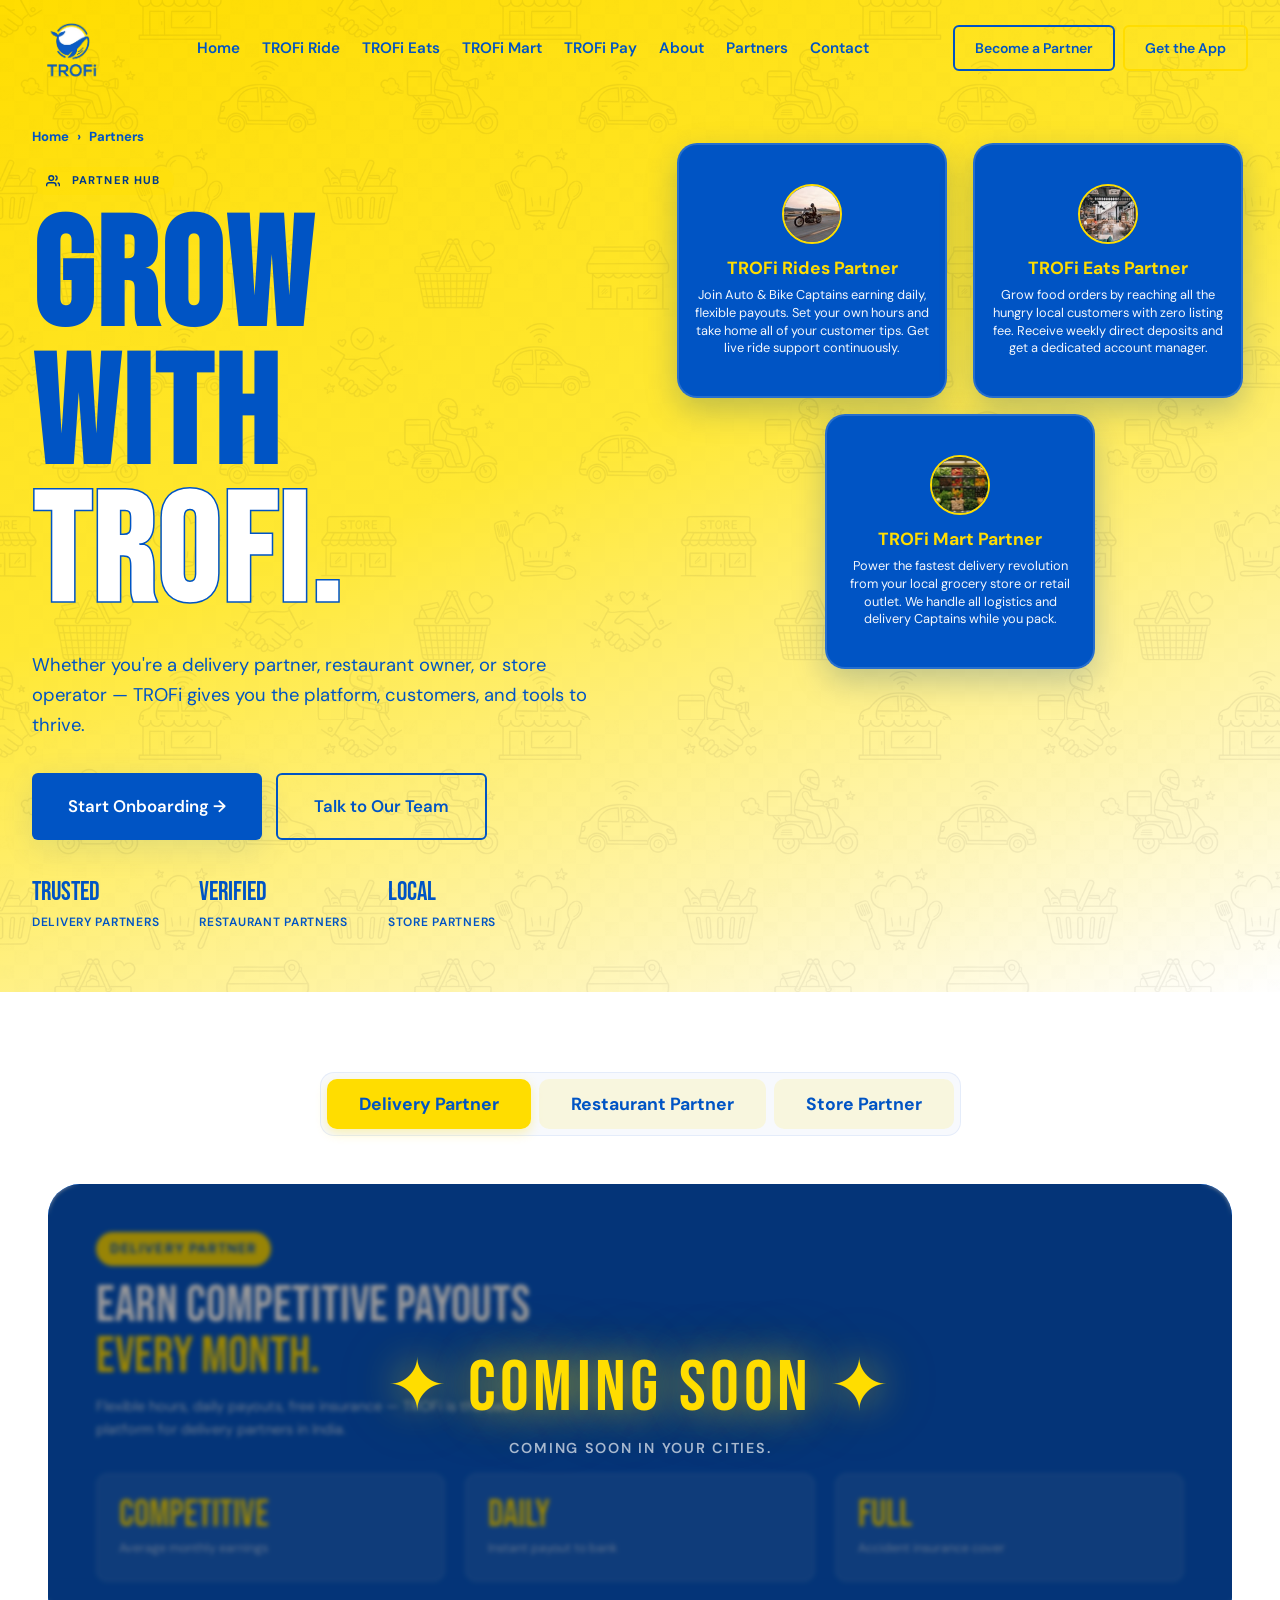
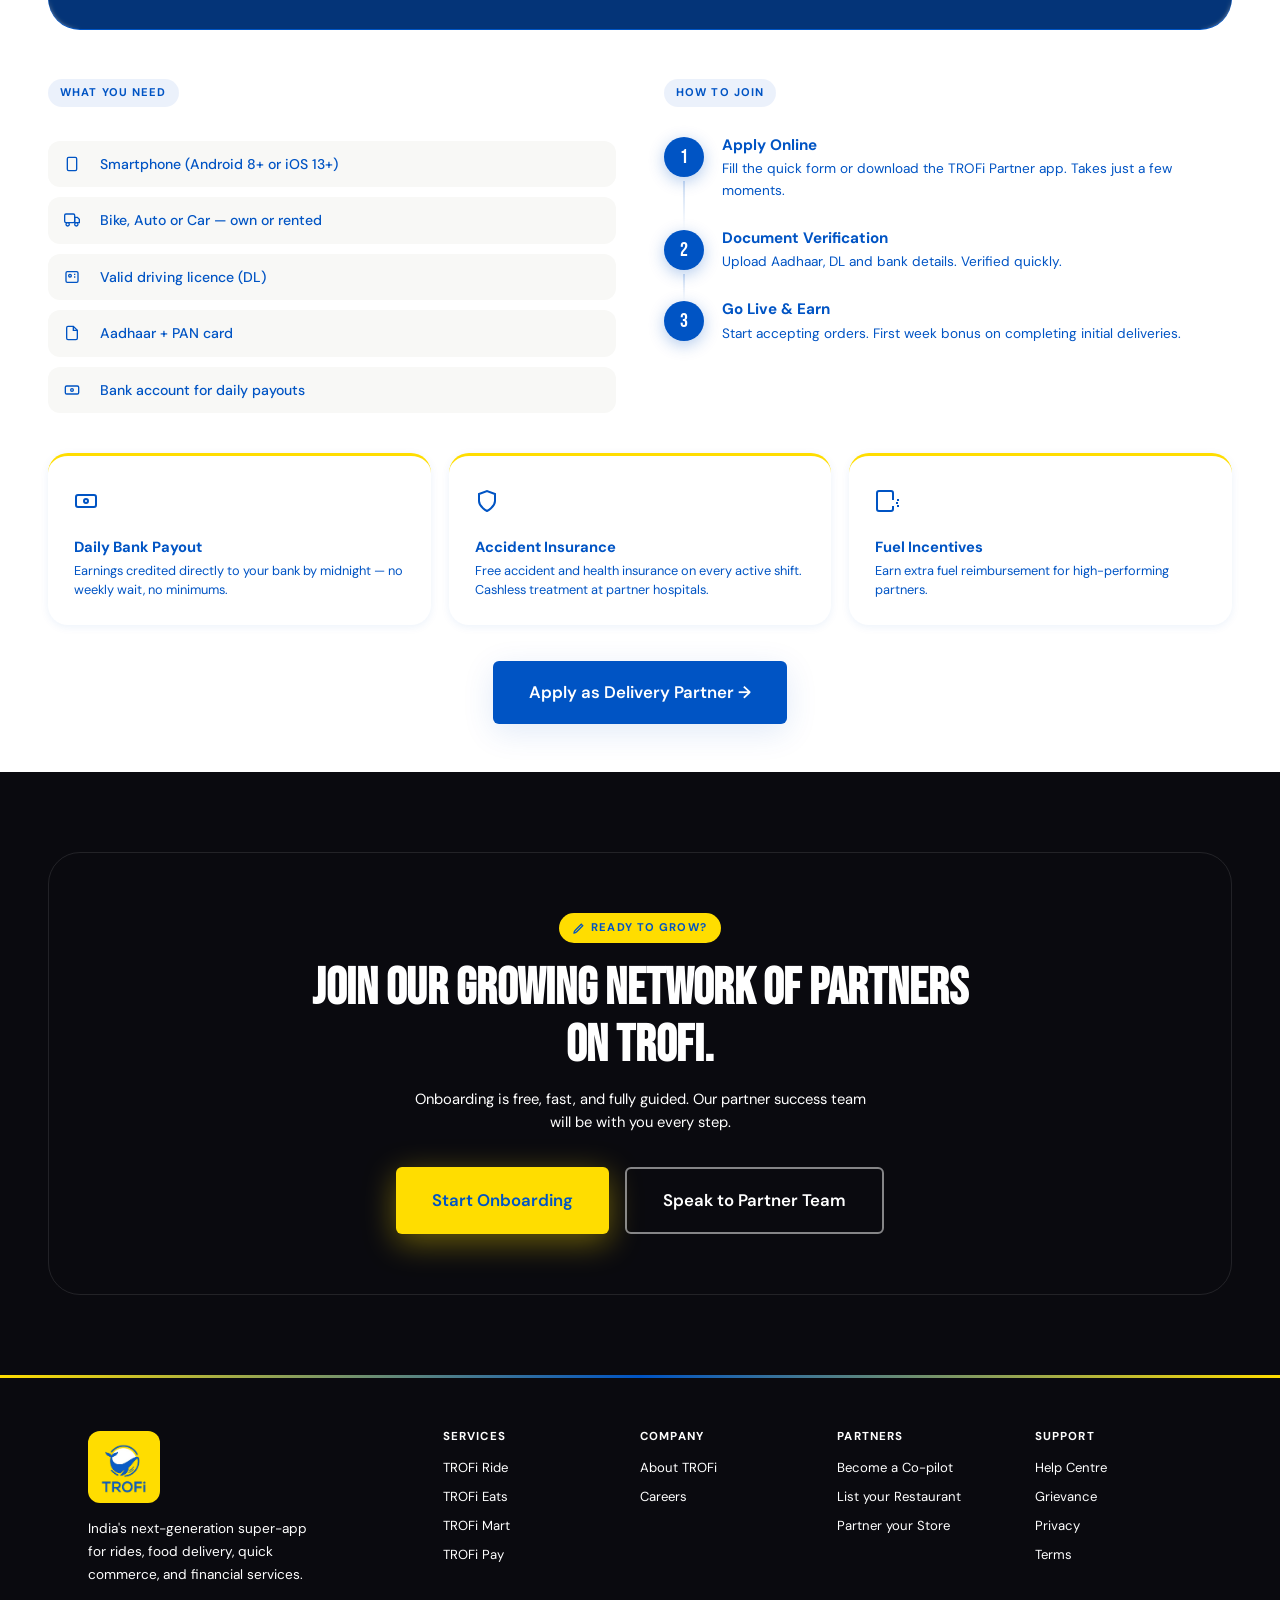
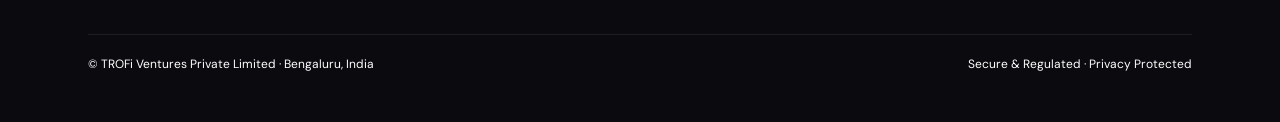
<file: pages/partners.html>
<!DOCTYPE html>
<html lang="en"><head>
<meta charset="UTF-8"/><meta name="viewport" content="width=device-width,initial-scale=1.0"/>
<title>TROFi Partners — Grow With India's Fastest Super-App</title>
  <link rel="stylesheet" href="../css/main.css" />
  <link rel="icon" type="image/png" href="../assets/trofi-logo-transparent.png" />
<style>



/* COMMON SECTIONS */
.section{padding:80px 48px}
.off-section{background:var(--off-white);padding:80px 48px}
.section-tag{display:inline-flex;padding:5px 12px;background:rgba(0,84,196,0.08);border-radius:100px;color:var(--blue);font-size:0.7rem;font-weight:700;letter-spacing:0.1em;text-transform:uppercase;margin-bottom:14px}
.section-title{font-family:var(--font-display);font-size:clamp(36px,5vw,60px);letter-spacing:0.02em;margin-bottom:12px;line-height:1.05}
.section-sub{font-size:0.95rem;color:var(--text-light);max-width:480px;line-height:1.65;margin-bottom:40px}
.split{display:grid;grid-template-columns:1fr 1fr;gap:64px;align-items:center}
.split-img{border-radius:var(--radius-xl);overflow:hidden;box-shadow:var(--shadow-lg)}
.split-img img{width:100%;height:440px;object-fit:cover}

/* MOCKUP — clean no shadow */
.mockup-clean img{width:100%;height:auto;object-fit:contain;border-radius:44px;background:transparent;box-shadow:none;filter:none;display:block}

/* FEATURE CARDS */
.feat-grid{display:grid;grid-template-columns:1fr 1fr;gap:14px;margin-top:24px}
.feat-item{padding:18px;background:#fff;border-radius:var(--radius-md);box-shadow:var(--shadow-sm)}
.feat-item .icon{font-size:24px;margin-bottom:8px}
.feat-item strong{font-size:0.88rem;display:block;margin-bottom:4px}
.feat-item p{font-size:0.8rem;color:var(--text-light);line-height:1.5}

/* STATS ROW */
.stats-row{display:grid;grid-template-columns:repeat(4,1fr);gap:16px;max-width:960px;margin:0 auto}
.stat-card{background:#fff;border-radius:var(--radius-lg);padding:28px 20px;text-align:center;border-top:3px solid var(--yellow)}
.stat-num{font-family:var(--font-display);font-size:48px;line-height:1}
.stat-lbl{font-size:0.7rem;font-weight:600;color:var(--gray-3);text-transform:uppercase;letter-spacing:0.06em;margin-top:6px}

/* STEPS */
.step{display:flex;gap:18px;padding-bottom:28px;position:relative}
.step:not(:last-child)::before{content:'';position:absolute;left:19px;top:44px;bottom:0;width:2px;background:linear-gradient(to bottom,var(--blue),transparent);opacity:0.2}
.step-num{width:40px;height:40px;border-radius:50%;background:var(--blue);color:#fff;font-family:var(--font-display);font-size:20px;display:flex;align-items:center;justify-content:center;flex-shrink:0;box-shadow:0 4px 16px rgba(0,84,196,0.3)}
.step h4{font-size:0.95rem;font-weight:700;margin-bottom:5px}
.step p{font-size:0.85rem;color:var(--text-light);line-height:1.6}

/* CTA BAND */
.cta-band{border-radius:var(--radius-xl);padding:60px;text-align:center;position:relative;overflow:hidden}
.cta-band h2{font-family:var(--font-display);font-size:clamp(36px,4vw,56px);color:#fff;margin-bottom:14px}
.cta-band p{color:rgba(255,255,255,0.72);max-width:460px;margin:0 auto 32px;font-size:0.92rem}
.cta-actions{display:flex;gap:16px;justify-content:center;flex-wrap:wrap}

/* FOOTER */
.footer{background:#0A0A0F;padding:56px 48px 24px}
.footer-grid{display:grid;grid-template-columns:2fr 1fr 1fr 1fr 1fr;gap:40px;padding-bottom:48px;border-bottom:1px solid rgba(255,255,255,0.08)}
.footer-brand img{height:64px;margin-bottom:14px}
.footer-brand p{color:rgba(255,255,255,0.5);font-size:0.85rem;line-height:1.7;max-width:240px;margin-top:10px}
.footer-col h4{font-size:0.72rem;font-weight:700;letter-spacing:0.1em;text-transform:uppercase;color:var(--yellow);margin-bottom:14px}
.footer-col a{display:block;font-size:0.82rem;color:rgba(255,255,255,0.5);margin-bottom:8px}
.footer-bottom{padding-top:20px;display:flex;justify-content:space-between}
.footer-bottom p{font-size:0.75rem;color:rgba(255,255,255,0.3)}

.hero-p{font-size:1.15rem;color:var(--text);opacity:0.85;max-width:580px;line-height:1.65;margin-bottom:32px}.hero-stats{display:flex;gap:40px;flex-wrap:wrap;margin-top:32px}
.hero-stat .n{font-family:var(--font-display);font-size:26px;color:var(--blue)}
.hero-stat .l{font-size:0.75rem;font-weight:600;color:var(--gray-3);text-transform:uppercase;letter-spacing:0.06em}

/* TABS */
.tabs-wrapper{padding:0 48px 48px}
.tabs{display:flex;gap:8px;background:rgba(0,84,196,0.03);border:1px solid rgba(0,84,196,0.08);border-radius:14px;padding:6px;width:fit-content;margin:0 auto 48px}
.tab{padding:14px 32px;border-radius:10px;font-weight:700;font-size:1.1rem !important;cursor:pointer;color:var(--blue) !important;-webkit-text-fill-color:var(--blue) !important;border:none;background:rgba(255,221,0,0.12) !important;font-family:var(--font-body);transition:all 0.3s ease}
.tab:hover{background:rgba(255,221,0,0.25) !important;transform:translateY(-1px)}
.tab.active{background:var(--yellow) !important;color:var(--blue) !important;-webkit-text-fill-color:var(--blue) !important;font-weight:700 !important;box-shadow:0 4px 12px rgba(255,221,0,0.3)}
.panel{display:none}.panel.active{display:block}
.earnings-card{border-radius:var(--radius-xl);padding:48px;color:#fff;position:relative;overflow:hidden;margin-bottom:48px}
.earnings-grid{display:grid;grid-template-columns:repeat(3,1fr);gap:20px;margin-top:32px}
.earnings-stat{background:rgba(255,255,255,0.08);border-radius:var(--radius-md);padding:22px;border:1px solid rgba(255,255,255,0.1)}
.earnings-stat .n{font-family:var(--font-display);font-size:38px;color:var(--yellow);line-height:1}
.earnings-stat .l{font-size:0.78rem;color:rgba(255,255,255,0.6);margin-top:5px}
.two-col{display:grid;grid-template-columns:1fr 1fr;gap:48px}
.req-list{display:flex;flex-direction:column;gap:10px;margin-top:20px}
.req-item{display:flex;align-items:center;gap:12px;padding:12px 16px;background:var(--off-white);border-radius:var(--radius-md);font-size:0.88rem;font-weight:500}
.benefits-grid{display:grid;grid-template-columns:repeat(3,1fr);gap:18px;margin-top:40px}
.benefit-card{background:#fff;border-radius:var(--radius-lg);padding:26px;box-shadow:var(--shadow-sm);border-top:3px solid var(--yellow)}
.benefit-card .icon{font-size:28px;margin-bottom:12px}
.benefit-card h4{font-size:0.92rem;font-weight:700;margin-bottom:6px}
.benefit-card p{font-size:0.8rem;color:var(--text-light);line-height:1.5}
.testi-banner{background:var(--off-white);border-radius:var(--radius-xl);padding:36px;display:flex;gap:24px;align-items:flex-start;margin-top:40px}
.testi-avatar{width:60px;height:60px;border-radius:50%;display:flex;align-items:center;justify-content:center;font-family:var(--font-display);font-size:22px;color:#fff;flex-shrink:0}
.testi-banner blockquote{font-size:0.95rem;line-height:1.7;font-style:italic;color:var(--text);flex:1}
.testi-banner .author{font-weight:700;margin-top:10px;font-style:normal;font-size:0.88rem}
.testi-banner .role{font-size:0.78rem;color:var(--gray-3)}
.hero h1.display-hero {
  font-size: clamp(86px, 12vw, 160px) !important;
  line-height: 0.9 !important;
  margin-bottom: 24px;
}

/* COMING SOON OVERLAY */
.coming-soon-overlay {
  position: absolute;
  inset: 0;
  border-radius: var(--radius-xl);
  background: rgba(10, 10, 15, 0.42);
  backdrop-filter: blur(2px);
  -webkit-backdrop-filter: blur(2px);
  display: flex;
  flex-direction: column;
  align-items: center;
  justify-content: center;
  z-index: 10;
  pointer-events: none;
  opacity: 0;
  animation: overlayFadeIn 0.7s ease forwards;
}

@keyframes overlayFadeIn {
  from { opacity: 0; transform: scale(0.97); }
  to   { opacity: 1; transform: scale(1); }
}

.coming-soon-text {
  font-family: var(--font-display);
  font-size: clamp(38px, 6vw, 72px);
  color: var(--yellow);
  letter-spacing: 0.06em;
  text-transform: uppercase;
  line-height: 1;
  text-shadow: 0 0 40px rgba(255, 221, 0, 0.6), 0 0 80px rgba(255, 221, 0, 0.25);
  animation: csPulse 2.4s ease-in-out infinite;
}

@keyframes csPulse {
  0%, 100% { text-shadow: 0 0 30px rgba(255,221,0,0.55), 0 0 70px rgba(255,221,0,0.2); }
  50%       { text-shadow: 0 0 60px rgba(255,221,0,0.9), 0 0 120px rgba(255,221,0,0.45); }
}

.coming-soon-sub {
  margin-top: 12px;
  font-size: 0.9rem;
  font-weight: 600;
  color: rgba(255,255,255,0.65);
  letter-spacing: 0.12em;
  text-transform: uppercase;
}

/* Spark particles */
.sparks {
  position: absolute;
  inset: 0;
  overflow: hidden;
  border-radius: var(--radius-xl);
  pointer-events: none;
}

.spark {
  position: absolute;
  width: 6px;
  height: 6px;
  border-radius: 50%;
  background: var(--yellow);
  box-shadow: 0 0 8px 2px rgba(255,221,0,0.7);
  animation: sparkFloat var(--dur, 3s) ease-in-out var(--delay, 0s) infinite;
  opacity: 0;
}

@keyframes sparkFloat {
  0%   { opacity: 0; transform: translateY(0) scale(0.5); }
  15%  { opacity: 1; }
  80%  { opacity: 0.6; }
  100% { opacity: 0; transform: translateY(-120px) scale(1.3); }
}
</style>
<link rel="stylesheet" href="../css/responsive.css?v=1.0.1" />
</head><body>


<nav class="nav transparent" id="navbar">
  <div class="nav-inner">
    <a href="../index.html" class="nav-logo">
      <img src="../assets/TROFi_logo.png?v=2" alt="TROFi" />
    </a>
    <ul class="nav-links">
      <li><a href="../index.html">Home</a></li>
      <li><a href="ride.html">TROFi Ride</a></li>
      <li><a href="eats.html">TROFi Eats</a></li>
      <li><a href="mart.html">TROFi Mart</a></li>
      <li><a href="pay.html">TROFi Pay</a></li>
      <li><a href="about.html">About</a></li>
      <li><a href="#" class="active">Partners</a></li>
      <li><a href="contact.html">Contact</a></li>
    </ul>
    <div class="nav-cta">
      <a href="partners.html" class="btn btn-outline btn-sm">Become a Partner</a>
      <a href="../index.html#download" class="btn btn-outline-yellow btn-sm">Get the App</a>
    </div>
    <button class="hamburger" aria-label="Menu">
      <span></span><span></span><span></span>
    </button>
  </div>
</nav>

<!-- Mobile Menu -->
<div class="mobile-menu">
  <a href="../index.html">Home</a>
  <a href="ride.html">TROFi Ride</a>
  <a href="eats.html">TROFi Eats</a>
  <a href="mart.html">TROFi Mart</a>
  <a href="pay.html">TROFi Pay</a>
  <a href="about.html">About</a>
  <a href="partners.html">Partners</a>
  <a href="contact.html">Contact</a>
  <a href="../index.html#download" class="btn btn-primary btn-lg" style="margin-top:24px;">Get the App</a>
</div><!-- HERO -->
<section class="hero">
  <div class="hero-bg-doodle hero-partners-doodle" aria-hidden="true"></div>
  <div class="hero-grid">
    <div>
      <nav class="breadcrumb fade-up"><a href="../index.html">Home</a> › <span style="color:var(--blue-dark)">Partners</span></nav>
      <div class="hero-tag fade-up"><svg width="14" height="14" viewBox="0 0 24 24" fill="none" stroke="currentColor" stroke-width="2.5" style="vertical-align: middle; margin-right: 6px;"><path d="M17 21v-2a4 4 0 0 0-4-4H5a4 4 0 0 0-4 4v2"/><circle cx="9" cy="7" r="4"/><path d="M23 21v-2a4 4 0 0 0-3-3.87"/><path d="M16 3.13a4 4 0 0 1 0 7.75"/></svg>Partner Hub</div>
      <h1 class="display-hero fade-up delay-1">Grow<br/>With<br/><span>TROFi.</span></h1>
      <p class="hero-p fade-up delay-2">Whether you're a delivery partner, restaurant owner, or store operator — TROFi gives you the platform, customers, and tools to thrive.</p>
      <div class="fade-up delay-3" style="display:flex;gap:14px;flex-wrap:wrap;margin-bottom:32px;">
        <a href="coming-soon.html" class="btn btn-secondary btn-lg">Start Onboarding →</a>
        <a href="contact.html" class="btn btn-outline btn-lg">Talk to Our Team</a>
      </div>
      <div class="hero-stats fade-up delay-4">
        <div class="hero-stat"><div class="n">Trusted</div><div class="l">Delivery Partners</div></div>
        <div class="hero-stat"><div class="n">Verified</div><div class="l">Restaurant Partners</div></div>
        <div class="hero-stat"><div class="n">Local</div><div class="l">Store Partners</div></div>
      </div>
    </div>
    
    <div class="hero-visual-partners slide-right delay-2">
      <!-- Floating labels representing the 3 services -->
      <div class="floating-partner-card card-rides" onclick="navigateToTab('driver')">
        <img src="../assets/partner-rides.jpg" alt="Rides Partner"/>
        <div class="card-content">
          <strong>TROFi Rides Partner</strong>
          <span>Join Auto & Bike Captains earning daily, flexible payouts. Set your own hours and take home all of your customer tips. Get live ride support continuously.</span>
        </div>
      </div>
      <div class="floating-partner-card card-eats" onclick="navigateToTab('restaurant')">
        <img src="../assets/partner-eats.jpg" alt="Eats Partner"/>
        <div class="card-content">
          <strong>TROFi Eats Partner</strong>
          <span>Grow food orders by reaching all the hungry local customers with zero listing fee. Receive weekly direct deposits and get a dedicated account manager.</span>
        </div>
      </div>
      <div class="floating-partner-card card-mart" onclick="navigateToTab('store')">
        <img src="../assets/partner-mart.jpg" alt="Mart Partner"/>
        <div class="card-content">
          <strong>TROFi Mart Partner</strong>
          <span>Power the fastest delivery revolution from your local grocery store or retail outlet. We handle all logistics and delivery Captains while you pack.</span>
        </div>
      </div>
    </div>
  </div>
</section>

<div class="tabs-wrapper partners-tabs-wrapper">
  <div class="tabs">
    <button class="tab active" onclick="switchTab('driver',this)">
      Delivery Partner
    </button>
    <button class="tab" onclick="switchTab('restaurant',this)">
      Restaurant Partner
    </button>
    <button class="tab" onclick="switchTab('store',this)">
      Store Partner
    </button>
  </div>

  <!-- DRIVER -->
  <div class="panel active" id="panel-driver">
    <div class="earnings-card" id="earnings-driver" style="background:linear-gradient(135deg,var(--blue-dark),var(--blue))">
      <div class="section-tag" style="background:var(--yellow) !important;color:var(--blue) !important;-webkit-text-fill-color:var(--blue) !important;font-weight:800 !important;margin-bottom:14px;font-size:0.85rem !important;padding:6px 14px !important;text-transform:uppercase;letter-spacing:0.08em !important;">Delivery Partner</div>
      <div style="font-family:var(--font-display);font-size:clamp(36px,4vw,56px);color:#fff;line-height:1;margin-bottom:12px">Earn competitive payouts<br/><span style="color:var(--yellow)">Every Month.</span></div>
      <p style="color:rgba(255,255,255,0.7);max-width:460px;font-size:0.9rem">Flexible hours, daily payouts, free insurance — TROFi is the best platform for delivery partners in India.</p>
      <div class="earnings-grid">
        <div class="earnings-stat"><div class="n">Competitive</div><div class="l">Average monthly earnings</div></div>
        <div class="earnings-stat"><div class="n">Daily</div><div class="l">Instant payout to bank</div></div>
        <div class="earnings-stat"><div class="n">Full</div><div class="l">Accident insurance cover</div></div>
      </div>
      <!-- Coming Soon Overlay -->
      <div class="coming-soon-overlay" id="cs-driver">
        <div class="sparks" id="sparks-driver"></div>
        <div class="coming-soon-text">✦ Coming Soon ✦</div>
        <div class="coming-soon-sub">Coming soon in your Cities.</div>
      </div>
    </div>
    <div class="two-col">
      <div>
        <div class="section-tag">What You Need</div>
        <div class="req-list">
          <div class="req-item">
            <svg width="16" height="16" viewBox="0 0 24 24" fill="none" stroke="currentColor" stroke-width="2" style="margin-right:8px;vertical-align:middle;color:var(--blue);"><rect x="5" y="2" width="14" height="20" rx="2" ry="2"/><line x1="12" y1="18" x2="12.01" y2="18"/></svg>
            Smartphone (Android 8+ or iOS 13+)
          </div>
          <div class="req-item">
            <svg width="16" height="16" viewBox="0 0 24 24" fill="none" stroke="currentColor" stroke-width="2" style="margin-right:8px;vertical-align:middle;color:var(--blue);"><rect x="1" y="3" width="15" height="13" rx="2" ry="2"/><polygon points="16 8 20 8 23 11 23 16 16 16 16 8"/><circle cx="5.5" cy="18.5" r="2.5"/><circle cx="18.5" cy="18.5" r="2.5"/></svg>
            Bike, Auto or Car — own or rented
          </div>
          <div class="req-item">
            <svg width="16" height="16" viewBox="0 0 24 24" fill="none" stroke="currentColor" stroke-width="2" style="margin-right:8px;vertical-align:middle;color:var(--blue);"><rect x="3" y="4" width="18" height="16" rx="2"/><circle cx="9" cy="10" r="2"/><line x1="17" y1="8" x2="15" y2="8"/><line x1="17" y1="12" x2="15" y2="12"/></svg>
            Valid driving licence (DL)
          </div>
          <div class="req-item">
            <svg width="16" height="16" viewBox="0 0 24 24" fill="none" stroke="currentColor" stroke-width="2" style="margin-right:8px;vertical-align:middle;color:var(--blue);"><path d="M14 2H6a2 2 0 0 0-2 2v16a2 2 0 0 0 2 2h12a2 2 0 0 0 2-2V8z"/><polyline points="14 2 14 8 20 8"/></svg>
            Aadhaar + PAN card
          </div>
          <div class="req-item">
            <svg width="16" height="16" viewBox="0 0 24 24" fill="none" stroke="currentColor" stroke-width="2" style="margin-right:8px;vertical-align:middle;color:var(--blue);"><rect x="2" y="6" width="20" height="12" rx="2"/><circle cx="12" cy="12" r="2"/><path d="M6 12h.01M18 12h.01"/></svg>
            Bank account for daily payouts
          </div>
        </div>
      </div>
      <div>
        <div class="section-tag">How to Join</div>
        <div style="margin-top:16px">
          <div class="step"><div class="step-num">1</div><div><h4>Apply Online</h4><p>Fill the quick form or download the TROFi Partner app. Takes just a few moments.</p></div></div>
          <div class="step"><div class="step-num">2</div><div><h4>Document Verification</h4><p>Upload Aadhaar, DL and bank details. Verified quickly.</p></div></div>
          <div class="step"><div class="step-num">3</div><div><h4>Go Live & Earn</h4><p>Start accepting orders. First week bonus on completing initial deliveries.</p></div></div>
        </div>
      </div>
    </div>
    <div class="benefits-grid">
      <div class="benefit-card">
        <div class="icon">
          <svg width="24" height="24" viewBox="0 0 24 24" fill="none" stroke="currentColor" stroke-width="2" style="color:var(--blue);"><rect x="2" y="6" width="20" height="12" rx="2"/><circle cx="12" cy="12" r="2"/></svg>
        </div>
        <h4>Daily Bank Payout</h4>
        <p>Earnings credited directly to your bank by midnight — no weekly wait, no minimums.</p>
      </div>
      <div class="benefit-card">
        <div class="icon">
          <svg width="24" height="24" viewBox="0 0 24 24" fill="none" stroke="currentColor" stroke-width="2" style="color:var(--blue);"><path d="M12 22s8-4 8-10V5l-8-3-8 3v7c0 6 8 10 8 10z"/></svg>
        </div>
        <h4>Accident Insurance</h4>
        <p>Free accident and health insurance on every active shift. Cashless treatment at partner hospitals.</p>
      </div>
      <div class="benefit-card">
        <div class="icon">
          <svg width="24" height="24" viewBox="0 0 24 24" fill="none" stroke="currentColor" stroke-width="2" style="color:var(--blue);"><path d="M18 11.03V4c0-1.1-.9-2-2-2H4c-1.1 0-2 .9-2 2v16c0 1.1.9 2 2 2h12c1.1 0 2-.9 2-2v-3.03M21 14h2M22 11h2M22 17h2"/></svg>
        </div>
        <h4>Fuel Incentives</h4>
        <p>Earn extra fuel reimbursement for high-performing partners.</p>
      </div>
    </div>

    <div style="text-align:center;margin-top:36px"><a href="coming-soon.html" class="btn btn-secondary btn-lg">Apply as Delivery Partner →</a></div>
  </div>

  <!-- RESTAURANT -->
  <div class="panel" id="panel-restaurant">
    <div class="earnings-card" style="background:linear-gradient(135deg,var(--blue-dark),var(--blue))">
      <div class="section-tag" style="background:var(--yellow) !important;color:var(--blue) !important;-webkit-text-fill-color:var(--blue) !important;font-weight:800 !important;margin-bottom:14px;font-size:0.85rem !important;padding:6px 14px !important;text-transform:uppercase;letter-spacing:0.08em !important;">Restaurant Partner</div>
      <div style="font-family:var(--font-display);font-size:clamp(36px,4vw,56px);color:#fff;line-height:1;margin-bottom:12px">Reach Hungry Customers.</div>
      <p style="color:rgba(255,255,255,0.75);max-width:460px;font-size:0.9rem">Zero onboarding fee. Dedicated account manager. Real-time analytics. TROFi treats restaurants as partners, not vendors.</p>
      <div class="earnings-grid">
        <div class="earnings-stat"><div class="n">₹0</div><div class="l">Onboarding / listing fee</div></div>
        <div class="earnings-stat"><div class="n">Weekly</div><div class="l">Payouts to your account</div></div>
        <div class="earnings-stat"><div class="n">1:1</div><div class="l">Dedicated account manager</div></div>
      </div>
      <!-- Coming Soon Overlay -->
      <div class="coming-soon-overlay" id="cs-restaurant">
        <div class="sparks" id="sparks-restaurant"></div>
        <div class="coming-soon-text">✦ Coming Soon ✦</div>
        <div class="coming-soon-sub">Coming soon in your Cities.</div>
      </div>
    </div>
    <div class="two-col">
      <div>
        <div class="section-tag">What You Need</div>
        <div class="req-list">
          <div class="req-item">
            <svg width="16" height="16" viewBox="0 0 24 24" fill="none" stroke="currentColor" stroke-width="2" style="margin-right:8px;color:var(--blue);vertical-align:middle;"><path d="M14 2H6a2 2 0 0 0-2 2v16a2 2 0 0 0 2 2h12a2 2 0 0 0 2-2V8z"/><polyline points="14 2 14 8 20 8"/></svg>
            FSSAI License (active)
          </div>
          <div class="req-item">
            <svg width="16" height="16" viewBox="0 0 24 24" fill="none" stroke="currentColor" stroke-width="2" style="margin-right:8px;color:var(--blue);vertical-align:middle;"><rect x="4" y="2" width="16" height="20" rx="2" ry="2"/><line x1="9" y1="22" x2="9" y2="16"/><line x1="15" y1="22" x2="15" y2="16"/></svg>
            GST Registration
          </div>
          <div class="req-item">
            <svg width="16" height="16" viewBox="0 0 24 24" fill="none" stroke="currentColor" stroke-width="2" style="margin-right:8px;color:var(--blue);vertical-align:middle;"><rect x="3" y="4" width="18" height="16" rx="2"/><circle cx="9" cy="10" r="2"/></svg>
            Owner's Aadhaar + PAN
          </div>
          <div class="req-item">
            <svg width="16" height="16" viewBox="0 0 24 24" fill="none" stroke="currentColor" stroke-width="2" style="margin-right:8px;color:var(--blue);vertical-align:middle;"><rect x="2" y="6" width="20" height="12" rx="2"/><circle cx="12" cy="12" r="2"/></svg>
            Business bank account
          </div>
          <div class="req-item">
            <svg width="16" height="16" viewBox="0 0 24 24" fill="none" stroke="currentColor" stroke-width="2" style="margin-right:8px;color:var(--blue);vertical-align:middle;"><path d="M23 19a2 2 0 0 1-2 2H3a2 2 0 0 1-2-2V8a2 2 0 0 1 2-2h4l2-3h6l2 3h4a2 2 0 0 1 2 2z"/><circle cx="12" cy="13" r="4"/></svg>
            Restaurant photos + menu
          </div>
        </div>
      </div>
      <div>
        <div class="section-tag">Onboarding Process</div>
        <div style="margin-top:16px">
          <div class="step"><div class="step-num" style="background:var(--blue)">1</div><div><h4>Submit Application</h4><p>Fill restaurant details, menu, and bank info online.</p></div></div>
          <div class="step"><div class="step-num" style="background:var(--blue)">2</div><div><h4>Verification & Menu Setup</h4><p>Our team verifies documents and digitises your menu quickly.</p></div></div>
          <div class="step" style="padding-bottom:0"><div class="step-num" style="background:var(--blue)">3</div><div><h4>Go Live</h4><p>Appear in TROFi Eats for our user base. First month — zero commission.</p></div></div>
        </div>
      </div>
    </div>
    <div class="benefits-grid">
      <div class="benefit-card" style="border-top-color:var(--yellow)">
        <div class="icon">
          <svg width="24" height="24" viewBox="0 0 24 24" fill="none" stroke="currentColor" stroke-width="2" style="color:var(--blue);"><line x1="18" y1="20" x2="18" y2="10"/><line x1="12" y1="20" x2="12" y2="4"/><line x1="6" y1="20" x2="6" y2="14"/></svg>
        </div>
        <h4>Real-Time Dashboard</h4>
        <p>Monitor orders, revenue, ratings and peak hours from a clean analytics dashboard.</p>
      </div>
      <div class="benefit-card" style="border-top-color:var(--yellow)">
        <div class="icon">
          <svg width="24" height="24" viewBox="0 0 24 24" fill="none" stroke="currentColor" stroke-width="2" style="color:var(--blue);"><path d="M12 22s8-4 8-10V5l-8-3-8 3v7c0 6 8 10 8 10z"/></svg>
        </div>
        <h4>Free Marketing Campaigns</h4>
        <p>TROFi runs city-level marketing campaigns. Featured restaurants get visibility boosts at zero cost.</p>
      </div>
      <div class="benefit-card" style="border-top-color:var(--yellow)">
        <div class="icon">
          <svg width="24" height="24" viewBox="0 0 24 24" fill="none" stroke="currentColor" stroke-width="2" style="color:var(--blue);"><path d="M17 21v-2a4 4 0 0 0-4-4H5a4 4 0 0 0-4 4v2"/><circle cx="9" cy="7" r="4"/></svg>
        </div>
        <h4>Dedicated Account Manager</h4>
        <p>A real human who knows your restaurant and proactively drives your growth. Not a chatbot.</p>
      </div>
    </div>
    <div style="text-align:center;margin-top:36px"><a href="#" class="btn btn-lg" style="background:var(--blue);color:#fff">List Your Restaurant →</a></div>
  </div>

  <!-- STORE -->
  <div class="panel" id="panel-store">
    <div class="earnings-card" style="background:linear-gradient(135deg,var(--blue-dark),var(--blue))">
      <div class="section-tag" style="background:var(--yellow) !important;color:var(--blue) !important;-webkit-text-fill-color:var(--blue) !important;font-weight:800 !important;margin-bottom:14px;font-size:0.85rem !important;padding:6px 14px !important;text-transform:uppercase;letter-spacing:0.08em !important;">Store Partner</div>
      <div style="font-family:var(--font-display);font-size:clamp(36px,4vw,56px);color:#fff;line-height:1;margin-bottom:12px">Power the <span style="color:var(--yellow)">Fastest Delivery</span><br/>Promise.</div>
      <p style="color:rgba(255,255,255,0.75);max-width:460px;font-size:0.9rem">Connect your grocery store or pharmacy to TROFi Mart's dark store network. We bring the customers — you supply the inventory.</p>
      <div class="earnings-grid">
        <div class="earnings-stat"><div class="n">Zero</div><div class="l">Integration fee</div></div>
        <div class="earnings-stat"><div class="n">Local</div><div class="l">Order radius from store</div></div>
        <div class="earnings-stat"><div class="n">Daily</div><div class="l">Sales settlement</div></div>
      </div>
      <!-- Coming Soon Overlay -->
      <div class="coming-soon-overlay" id="cs-store">
        <div class="sparks" id="sparks-store"></div>
        <div class="coming-soon-text">✦ Coming Soon ✦</div>
        <div class="coming-soon-sub">Coming soon in your Cities.</div>
      </div>
    </div>
    <div class="two-col">
      <div>
        <div class="section-tag">Eligibility</div>
        <div class="req-list">
          <div class="req-item">
            <svg width="16" height="16" viewBox="0 0 24 24" fill="none" stroke="currentColor" stroke-width="2" style="margin-right:8px;color:var(--blue);vertical-align:middle;"><path d="M20 21v-2a4 4 0 0 0-4-4H8a4 4 0 0 0-4 4v2"/><rect x="3" y="11" width="18" height="11" rx="2" ry="2"/></svg>
            Physical store in a TROFi city
          </div>
          <div class="req-item">
            <svg width="16" height="16" viewBox="0 0 24 24" fill="none" stroke="currentColor" stroke-width="2" style="margin-right:8px;color:var(--blue);vertical-align:middle;"><path d="M14 2H6a2 2 0 0 0-2 2v16a2 2 0 0 0 2 2h12a2 2 0 0 0 2-2V8z"/><polyline points="14 2 14 8 20 8"/></svg>
            Shop & Establishment licence
          </div>
          <div class="req-item">
            <svg width="16" height="16" viewBox="0 0 24 24" fill="none" stroke="currentColor" stroke-width="2" style="margin-right:8px;color:var(--blue);vertical-align:middle;"><rect x="3" y="4" width="18" height="16" rx="2"/><circle cx="9" cy="10" r="2"/></svg>
            GSTIN (if applicable)
          </div>
          <div class="req-item">
            <svg width="16" height="16" viewBox="0 0 24 24" fill="none" stroke="currentColor" stroke-width="2" style="margin-right:8px;color:var(--blue);vertical-align:middle;"><path d="M21 16V8a2 2 0 0 0-2-2H5a2 2 0 0 0-2 2v8a2 2 0 0 0 2 2h14a2 2 0 0 0 2-2z"/><path d="M12 2v4M12 18v4M4.93 4.93l2.83 2.83M16.24 16.24l2.83 2.83"/></svg>
            Minimum active SKUs
          </div>
          <div class="req-item">
            <svg width="16" height="16" viewBox="0 0 24 24" fill="none" stroke="currentColor" stroke-width="2" style="margin-right:8px;color:var(--blue);vertical-align:middle;"><rect x="2" y="6" width="20" height="12" rx="2"/><circle cx="12" cy="12" r="2"/></svg>
            Business or personal bank account
          </div>
        </div>
      </div>
      <div>
        <div class="section-tag">How It Works</div>
        <div style="margin-top:16px">
          <div class="step"><div class="step-num" style="background:var(--blue)">1</div><div><h4>Apply & Verify</h4><p>Submit store details. Our team does a quick physical or virtual inspection.</p></div></div>
          <div class="step"><div class="step-num" style="background:var(--blue)">2</div><div><h4>Inventory Digitisation</h4><p>We help digitise your catalogue using our tablet-based scanning tool. Free of charge.</p></div></div>
          <div class="step" style="padding-bottom:0"><div class="step-num" style="background:var(--blue)">3</div><div><h4>Go Live & Fulfil</h4><p>Orders come via TROFi Store app. Our partner picks up and delivers. You just pack.</p></div></div>
        </div>
      </div>
    </div>
    <div style="text-align:center;margin-top:36px"><a href="#" class="btn btn-lg" style="background:var(--blue);color:#fff">Partner Your Store →</a></div>
  </div>
</div>

<div class="section" style="background:var(--dark);padding-top:80px;padding-bottom:80px">
  <div class="cta-band" style="background:transparent;border:1px solid rgba(255,255,255,0.1)">
    <div style="display:inline-flex;align-items:center;padding:6px 14px;background:var(--yellow) !important;border-radius:100px;color:var(--blue) !important;-webkit-text-fill-color:var(--blue) !important;font-size:0.7rem;font-weight:700;letter-spacing:0.1em;text-transform:uppercase;margin-bottom:18px"><svg width="12" height="12" viewBox="0 0 24 24" fill="none" stroke="var(--blue)" stroke-width="2.5" style="vertical-align: middle; margin-right: 6px;"><path d="M4.5 16.5c-1.5 1.5-2.5 3.5-2.5 5.5C4 22 6 21 7.5 19.5l12-12L16.5 4.5l-12 12z"/></svg>Ready to Grow?</div>
    <h2 style="color:#fff">Join Our Growing Network of Partners<br/>on <span style="color:var(--yellow)">TROFi.</span></h2>
    <p>Onboarding is free, fast, and fully guided. Our partner success team will be with you every step.</p>
    <div class="cta-actions">
      <a href="coming-soon.html" class="btn btn-primary btn-lg" style="color:var(--blue) !important;-webkit-text-fill-color:var(--blue) !important;">Start Onboarding</a>
      <a href="contact.html" class="btn btn-outline-white btn-lg">Speak to Partner Team</a>
    </div>
  </div>
</div>


<footer class="footer">
  <div class="container">
    <div class="footer-grid">
      <div class="footer-brand">
        <img src="../assets/TROFi_logo.png?v=2" alt="TROFi"/>
        <p>India's next-generation super-app for rides, food delivery, quick commerce, and financial services.</p>
      </div>
      <div class="footer-col"><h4>Services</h4><a href="ride.html">TROFi Ride</a><a href="eats.html">TROFi Eats</a><a href="mart.html">TROFi Mart</a><a href="pay.html">TROFi Pay</a></div>
      <div class="footer-col"><h4>Company</h4><a href="about.html">About TROFi</a><a href="coming-soon.html">Careers</a><!-- <a href="article-superapp.html">Blog</a> --></div>
      <div class="footer-col"><h4>Partners</h4><a href="partners.html#driver">Become a Co-pilot</a><a href="partners.html#restaurant">List your Restaurant</a><a href="partners.html#store">Partner your Store</a></div>
      <div class="footer-col"><h4>Support</h4><a href="coming-soon.html">Help Centre</a><a href="coming-soon.html">Grievance</a><a href="coming-soon.html">Privacy</a><a href="coming-soon.html">Terms</a></div>
    </div>
    <div class="footer-bottom">
      <p>© TROFi Ventures Private Limited · Bengaluru, India</p>
      <p>Secure & Regulated · Privacy Protected</p>
    </div>
  </div>
</footer>

<script src="../js/main.js"></script>
<script>
function switchTab(id, el) {
  document.querySelectorAll('.tab').forEach(t => t.classList.remove('active'));
  document.querySelectorAll('.panel').forEach(p => p.classList.remove('active'));
  el.classList.add('active');
  document.getElementById('panel-' + id).classList.add('active');
}

function navigateToTab(id) {
  let tabBtn;
  if (id === 'driver') {
    tabBtn = document.querySelector('.tab[onclick*="driver"]');
  } else if (id === 'restaurant') {
    tabBtn = document.querySelector('.tab[onclick*="restaurant"]');
  } else if (id === 'store') {
    tabBtn = document.querySelector('.tab[onclick*="store"]');
  }
  if (tabBtn) {
    switchTab(id, tabBtn);
    document.querySelector('.partners-tabs-wrapper').scrollIntoView({ behavior: 'smooth', block: 'start' });
  }
}

function handleHash() {
  const hash = window.location.hash;
  if (hash) {
    const tabId = hash.replace('#', '');
    if (['driver', 'restaurant', 'store'].includes(tabId)) {
      setTimeout(() => {
        navigateToTab(tabId);
      }, 100);
    }
  }
}

window.addEventListener('hashchange', handleHash);

if (document.readyState === 'loading') {
  document.addEventListener('DOMContentLoaded', handleHash);
} else {
  handleHash();
}

// ── Coming Soon Spark Animation ──────────────────────────────────────────────
(function() {
  const sparkContainers = ['sparks-driver', 'sparks-restaurant', 'sparks-store'];
  const SPARK_COUNT = 18;

  sparkContainers.forEach(function(containerId) {
    var container = document.getElementById(containerId);
    if (!container) return;
    for (var i = 0; i < SPARK_COUNT; i++) {
      var s = document.createElement('span');
      s.className = 'spark';
      // Random horizontal spread
      var left = (5 + Math.random() * 90).toFixed(1);
      var bottom = (5 + Math.random() * 30).toFixed(1);
      var dur = (2.2 + Math.random() * 2.8).toFixed(2);
      var delay = (Math.random() * 3.5).toFixed(2);
      var size = (4 + Math.random() * 5).toFixed(1);
      s.style.cssText = [
        'left:' + left + '%',
        'bottom:' + bottom + '%',
        'width:' + size + 'px',
        'height:' + size + 'px',
        '--dur:' + dur + 's',
        '--delay:' + delay + 's',
        'animation-delay:' + delay + 's'
      ].join(';');
      container.appendChild(s);
    }
  });
})();
</script>
</body></html>
</file>
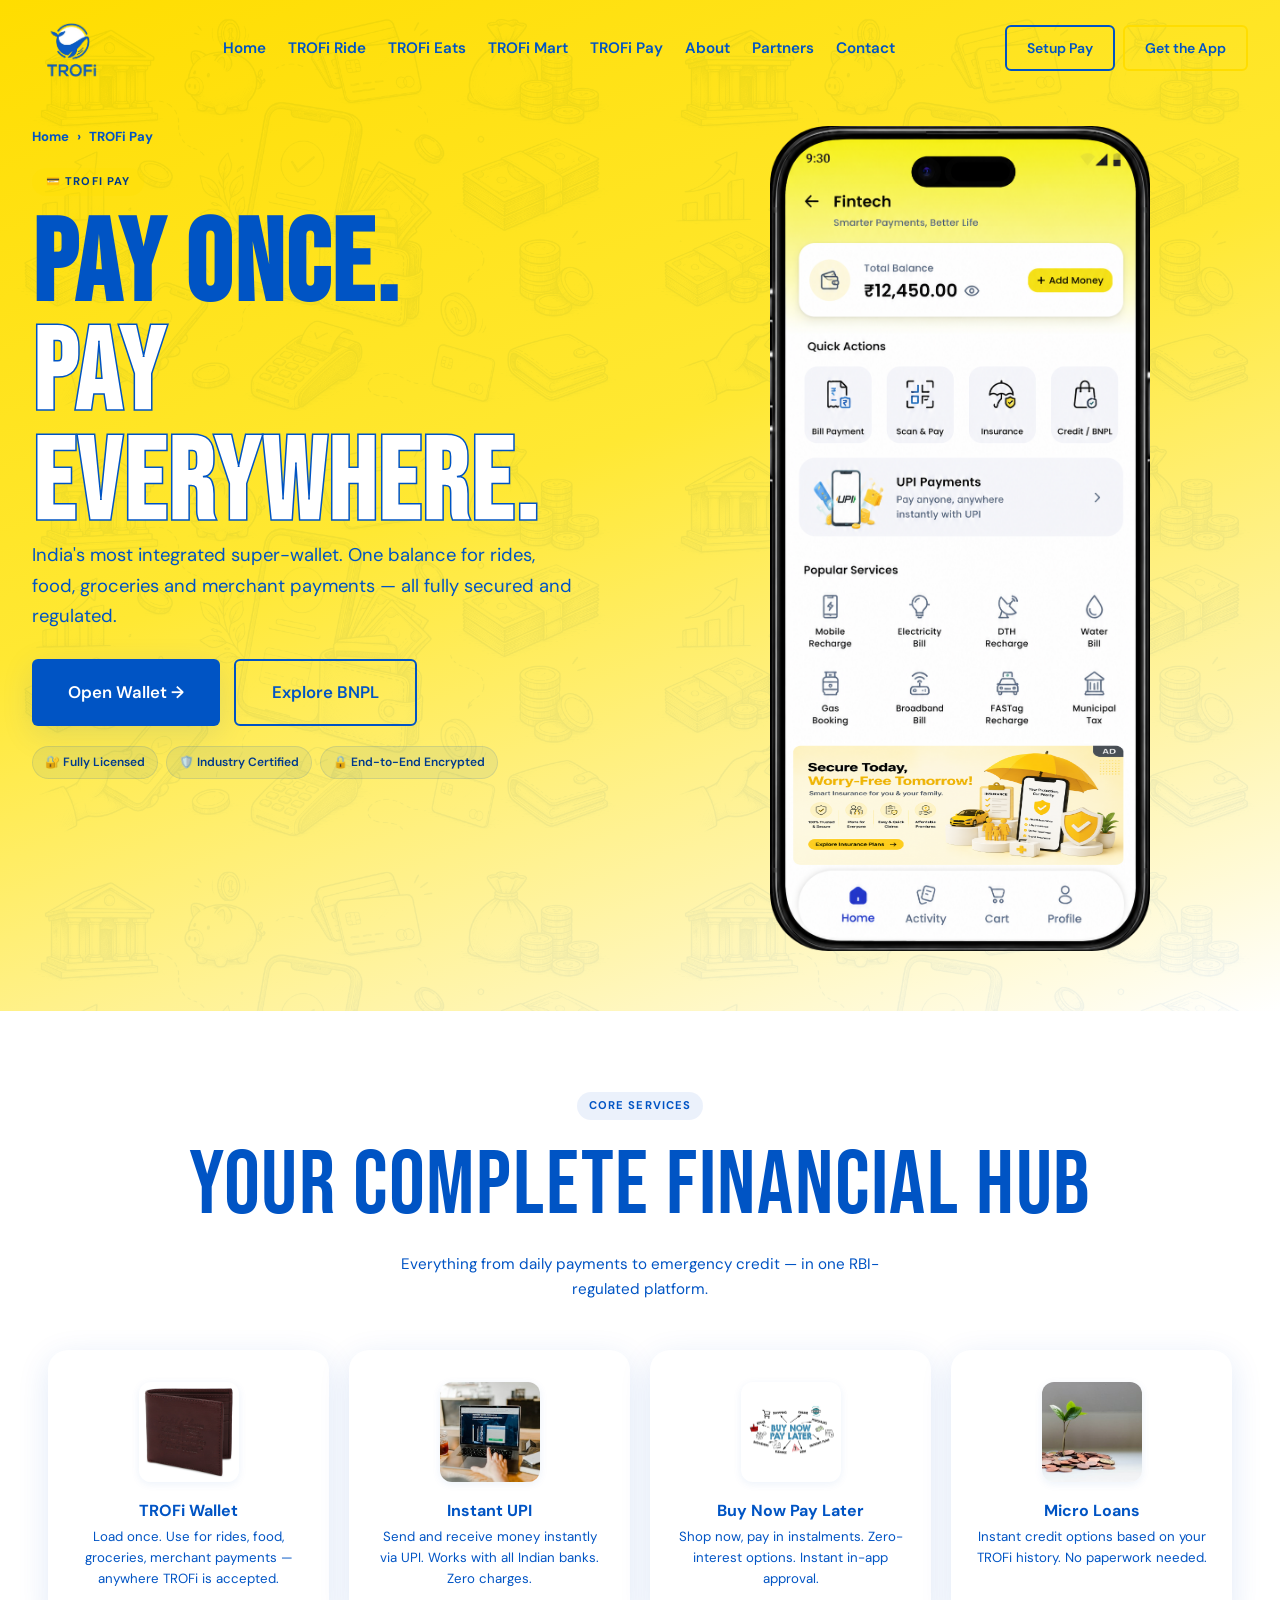
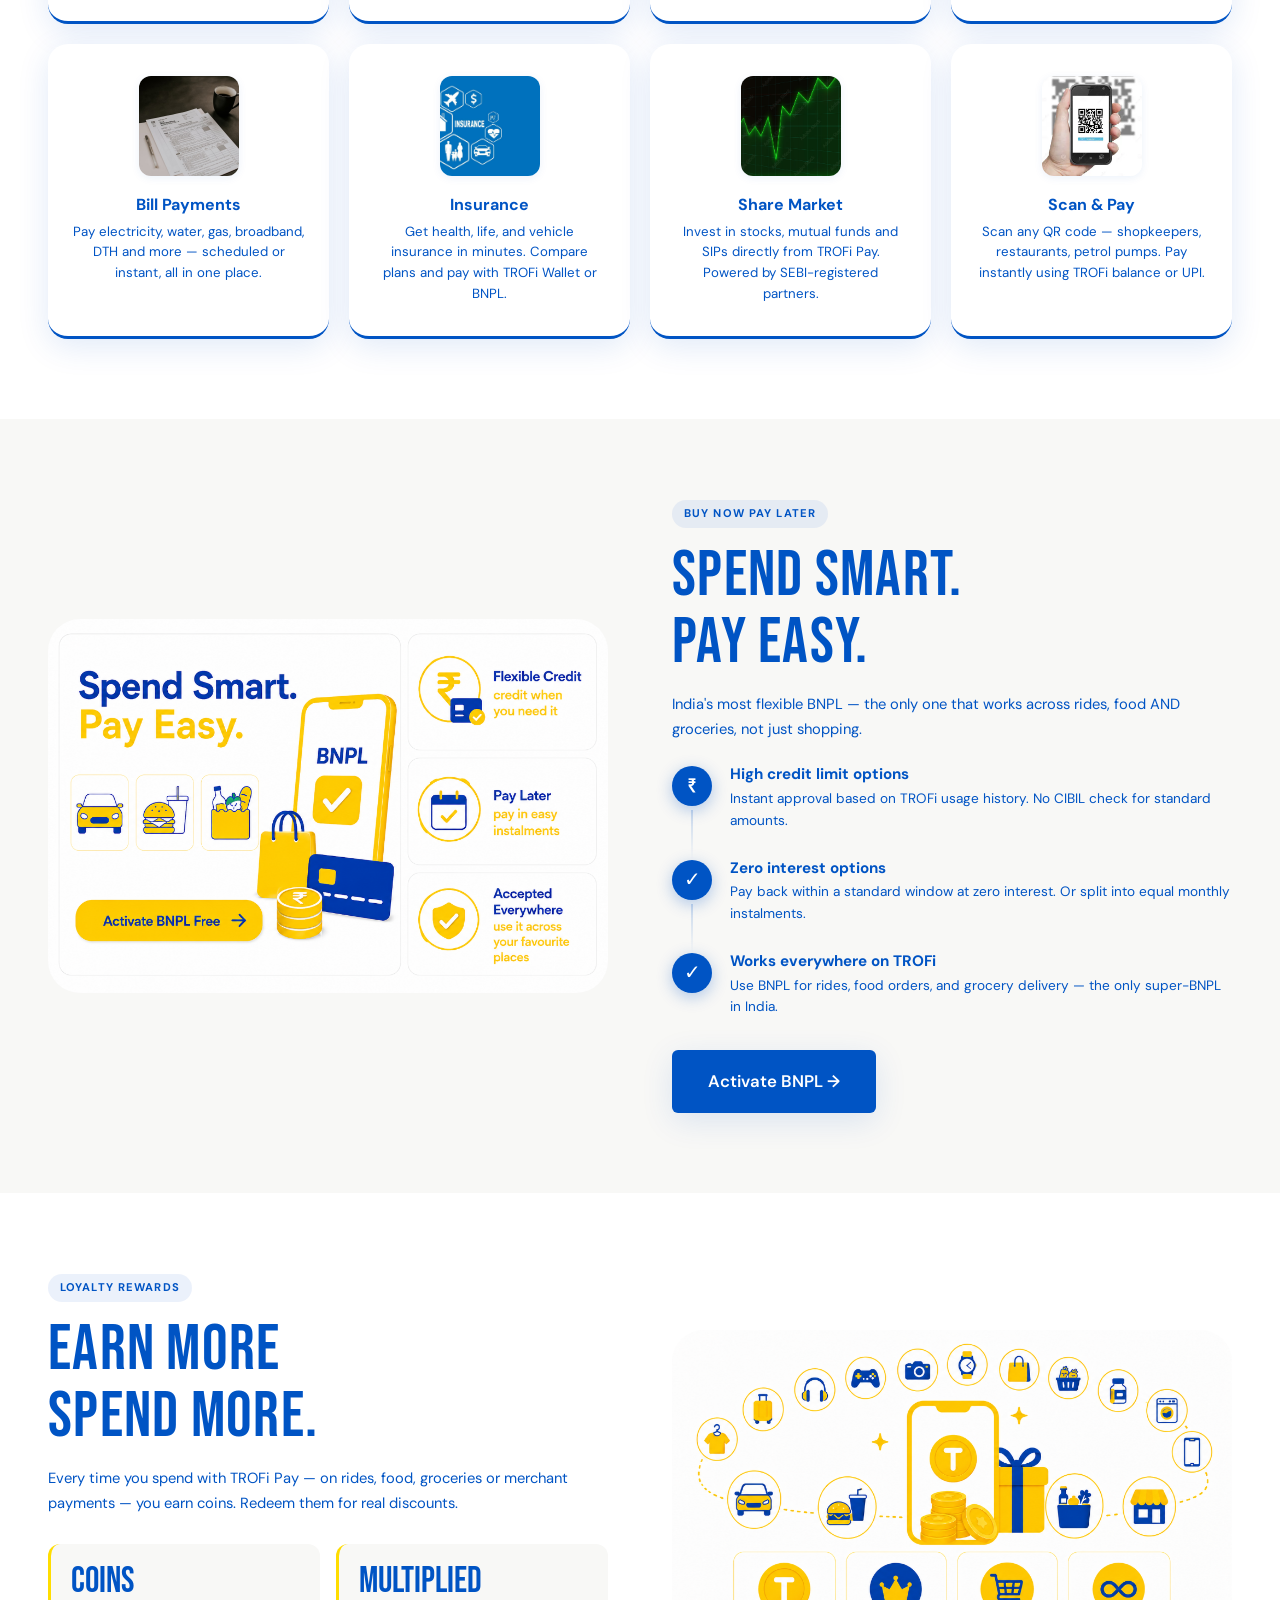
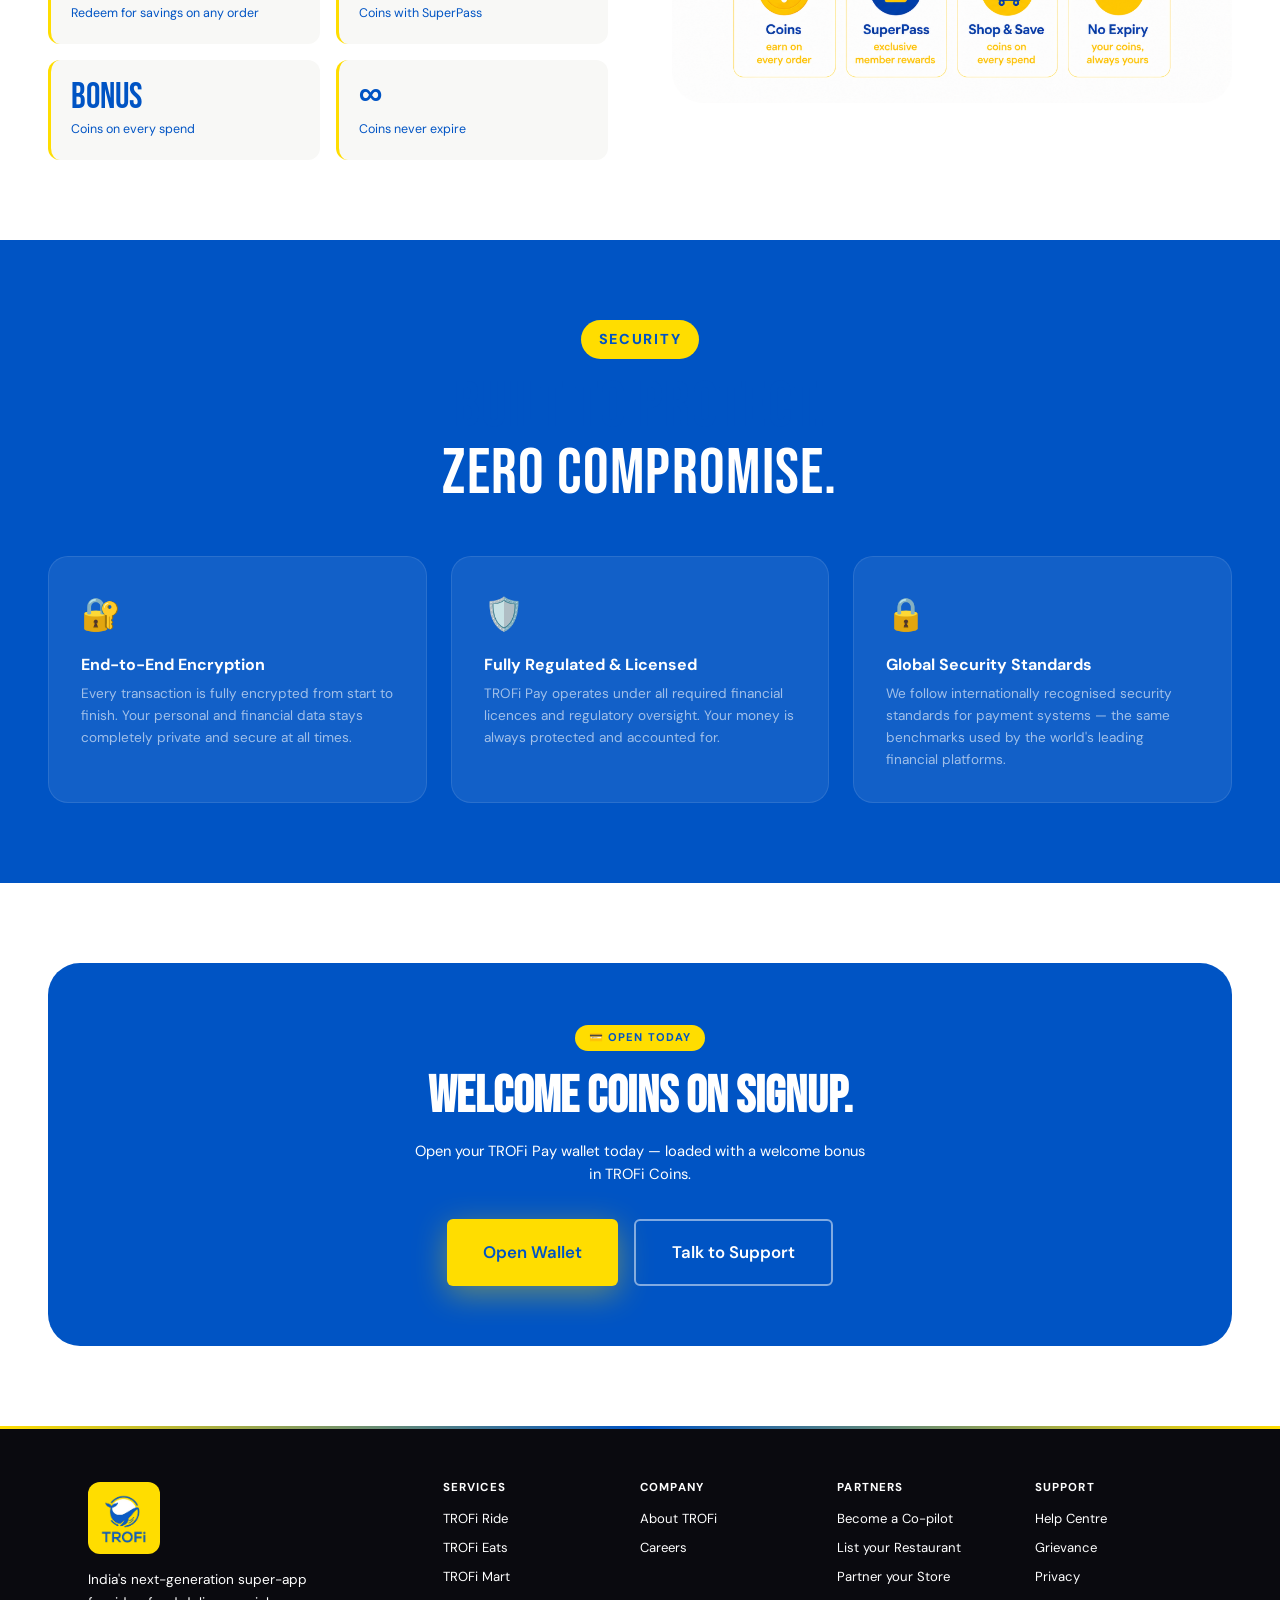
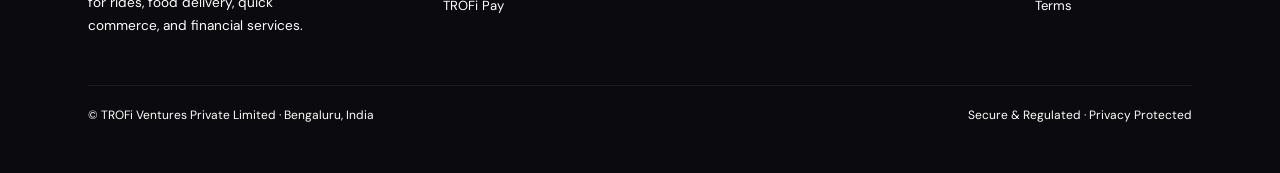
<file: pages/pay.html>
<!DOCTYPE html>
<html lang="en"><head>
<meta charset="UTF-8"/><meta name="viewport" content="width=device-width,initial-scale=1.0"/>
<title>TROFi Pay — Pay Once. Pay Everywhere.</title>
  <link rel="stylesheet" href="../css/main.css" />
  <link rel="icon" type="image/png" href="../assets/trofi-logo-transparent.png" />
<style>



/* COMMON SECTIONS */
.section{padding:80px 48px}
.off-section{background:var(--off-white);padding:80px 48px}
.section-tag{display:inline-flex;padding:5px 12px;background:rgba(0,84,196,0.08);border-radius:100px;color:var(--blue);font-size:0.7rem;font-weight:700;letter-spacing:0.1em;text-transform:uppercase;margin-bottom:14px}
.section-title{font-family:var(--font-display);font-size:clamp(36px,5vw,60px);letter-spacing:0.02em;margin-bottom:12px;line-height:1.05}
.section-sub{font-size:0.95rem;color:var(--text-light);max-width:480px;line-height:1.65;margin-bottom:40px}
.split{display:grid;grid-template-columns:1fr 1fr;gap:64px;align-items:center}
.split-img{border-radius:var(--radius-xl);overflow:hidden;box-shadow:var(--shadow-lg)}
.split-img img{width:100%;height:440px;object-fit:cover}

/* MOCKUP — clean no shadow */
.mockup-clean img{
  width:380px;height:auto;
  object-fit:contain;
  background:transparent;
  box-shadow:none;
  filter:none;
  display:block;
}

@keyframes floatPhone {
  0% { transform: translateY(0); }
  50% { transform: translateY(-12px); }
  100% { transform: translateY(0); }
}

/* FEATURE CARDS */
.feat-grid{display:grid;grid-template-columns:1fr 1fr;gap:14px;margin-top:24px}
.feat-item{padding:18px;background:#fff;border-radius:var(--radius-md);box-shadow:var(--shadow-sm)}
.feat-item .icon{font-size:24px;margin-bottom:8px}
.feat-item strong{font-size:0.88rem;display:block;margin-bottom:4px}
.feat-item p{font-size:0.8rem;color:var(--text-light);line-height:1.5}

/* STATS ROW */
.stats-row{display:grid;grid-template-columns:repeat(4,1fr);gap:16px;max-width:960px;margin:0 auto}
.stat-card{background:#fff;border-radius:var(--radius-lg);padding:28px 20px;text-align:center;border-top:3px solid var(--yellow)}
.stat-num{font-family:var(--font-display);font-size:48px;line-height:1}
.stat-lbl{font-size:0.7rem;font-weight:600;color:var(--gray-3);text-transform:uppercase;letter-spacing:0.06em;margin-top:6px}

/* STEPS */
.step{display:flex;gap:18px;padding-bottom:28px;position:relative}
.step:not(:last-child)::before{content:'';position:absolute;left:19px;top:44px;bottom:0;width:2px;background:linear-gradient(to bottom,var(--blue),transparent);opacity:0.2}
.step-num{width:40px;height:40px;border-radius:50%;background:var(--blue);color:#fff;font-family:var(--font-display);font-size:20px;display:flex;align-items:center;justify-content:center;flex-shrink:0;box-shadow:0 4px 16px rgba(0,84,196,0.3)}
.step h4{font-size:0.95rem;font-weight:700;margin-bottom:5px}
.step p{font-size:0.85rem;color:var(--text-light);line-height:1.6}

/* CTA BAND */
.cta-band{border-radius:var(--radius-xl);padding:60px;text-align:center;position:relative;overflow:hidden}
.cta-band h2{font-family:var(--font-display);font-size:clamp(36px,4vw,56px);color:#fff;margin-bottom:14px}
.cta-band p{color:rgba(255,255,255,0.72);max-width:460px;margin:0 auto 32px;font-size:0.92rem}
.cta-actions{display:flex;gap:16px;justify-content:center;flex-wrap:wrap}

/* FOOTER */
.footer{background:#0A0A0F;padding:56px 48px 24px}
.footer-grid{display:grid;grid-template-columns:2fr 1fr 1fr 1fr 1fr;gap:40px;padding-bottom:48px;border-bottom:1px solid rgba(255,255,255,0.08)}
.footer-brand img{height:64px;margin-bottom:14px}
.footer-brand p{color:rgba(255,255,255,0.5);font-size:0.85rem;line-height:1.7;max-width:240px;margin-top:10px}
.footer-col h4{font-size:0.72rem;font-weight:700;letter-spacing:0.1em;text-transform:uppercase;color:var(--yellow);margin-bottom:14px}
.footer-col a{display:block;font-size:0.82rem;color:rgba(255,255,255,0.5);margin-bottom:8px}
.footer-bottom{padding-top:20px;display:flex;justify-content:space-between}
.footer-bottom p{font-size:0.75rem;color:rgba(255,255,255,0.3)}



.hero-p{font-size:1.15rem;color:var(--text);margin-bottom:28px;line-height:1.65;max-width:540px}
.hero-btns{display:flex;gap:14px;flex-wrap:wrap;margin-bottom:20px}
.hero-badges{display:flex;gap:8px;flex-wrap:wrap}
.badge{display:inline-flex;align-items:center;gap:5px;padding:6px 12px;background:rgba(0,84,196,0.07);border:1px solid rgba(0,84,196,0.12);border-radius:100px;font-size:0.75rem;font-weight:600;color:var(--blue-dark)}

/* Mockup Slider Overrides for Pay page */
.hero-phone-wrapper {
  margin-top: 0 !important;
}
.pay-mockup-slider {
  top: 75% !important;
  left: 6% !important;
  width: 87% !important;
  height: 14.5% !important;
  border-radius: 6px !important;
  overflow: hidden !important;
}
.pay-mockup-slider .mockup-slide {
  border-radius: 0 !important;
  overflow: hidden !important;
}
.pay-mockup-slider .mockup-slide img {
  object-fit: fill !important;
  border-radius: 0 !important;
  width: 100% !important;
  height: 100% !important;
  min-height: 100% !important;
  display: block !important;
}

.mockup-clean{display:flex;justify-content:center;width:380px;margin:0 auto}
.core-feats{display:grid;grid-template-columns:repeat(4,1fr);gap:20px;margin-top:48px}
.core-card{background:#fff;border-radius:var(--radius-lg);padding:32px 24px;text-align:center;box-shadow:var(--shadow-md);border-bottom:3px solid var(--blue)}
.core-card-img {
  width: 100px;
  height: 100px;
  object-fit: cover;
  border-radius: var(--radius-md);
  margin: 0 auto 20px;
  display: block;
  box-shadow: var(--shadow-sm);
  transition: var(--transition);
}
.core-card:hover .core-card-img {
  transform: scale(1.06);
}
.core-card h3{font-size:1rem;font-weight:700;margin-bottom:8px}
.core-card p{font-size:0.83rem;color:var(--text-light);line-height:1.55}
.bnpl-split{display:grid;grid-template-columns:1fr 1fr;gap:64px;align-items:center}
.bnpl-img{border-radius:var(--radius-xl);overflow:hidden;box-shadow:var(--shadow-lg)}
.bnpl-img img{width:100%;height:440px;object-fit:cover}
.coins-grid{display:grid;grid-template-columns:1fr 1fr;gap:16px;margin-top:28px}
.coin-item{padding:20px;background:var(--off-white);border-radius:var(--radius-md);border-left:3px solid var(--yellow)}
.coin-num{font-family:var(--font-display);font-size:36px;color:var(--blue);line-height:1}
.coin-lbl{font-size:0.78rem;color:var(--text-light);margin-top:4px}
.security-section{background:var(--blue);padding:80px 48px}
.sec-grid{display:grid;grid-template-columns:repeat(3,1fr);gap:24px;margin-top:48px}
.sec-card{background:rgba(255,255,255,0.07);border:1px solid rgba(255,255,255,0.1);border-radius:var(--radius-lg);padding:32px}
.sec-card .icon{font-size:32px;margin-bottom:16px}
.sec-card h3{color:#fff;font-size:1rem;font-weight:700;margin-bottom:10px}
.sec-card p{color:rgba(255,255,255,0.6);font-size:0.85rem;line-height:1.6}
</style>
<link rel="stylesheet" href="../css/responsive.css" />
</head><body>


<nav class="nav transparent" id="navbar">
  <div class="nav-inner">
    <a href="../index.html" class="nav-logo">
      <img src="../assets/TROFi_logo.png?v=2" alt="TROFi" />
    </a>
    <ul class="nav-links">
      <li><a href="../index.html">Home</a></li>
      <li><a href="ride.html">TROFi Ride</a></li>
      <li><a href="eats.html">TROFi Eats</a></li>
      <li><a href="mart.html">TROFi Mart</a></li>
      <li><a href="#" class="active">TROFi Pay</a></li>
      <li><a href="about.html">About</a></li>
      <li><a href="partners.html">Partners</a></li>
      <li><a href="contact.html">Contact</a></li>
    </ul>
    <div class="nav-cta">
      <a href="../index.html#download" class="btn btn-outline btn-sm">Setup Pay</a>
      <a href="../index.html#download" class="btn btn-outline-yellow btn-sm">Get the App</a>
    </div>
    <button class="hamburger" aria-label="Menu">
      <span></span><span></span><span></span>
    </button>
  </div>
</nav>

<!-- Mobile Menu -->
<div class="mobile-menu">
  <a href="../index.html">Home</a>
  <a href="ride.html">TROFi Ride</a>
  <a href="eats.html">TROFi Eats</a>
  <a href="mart.html">TROFi Mart</a>
  <a href="pay.html">TROFi Pay</a>
  <a href="about.html">About</a>
  <a href="partners.html">Partners</a>
  <a href="contact.html">Contact</a>
  <a href="../index.html#download" class="btn btn-primary btn-lg" style="margin-top:24px;">Get the App</a>
</div>

<!-- HERO -->
<section class="hero">
  <div class="hero-bg-doodle hero-pay-doodle" aria-hidden="true"></div>
  <div class="hero-grid">
    <div>
      <nav class="breadcrumb fade-up"><a href="../index.html">Home</a> › <span style="color:var(--blue-dark)">TROFi Pay</span></nav>
      <div class="hero-tag fade-up">💳 TROFi Pay</div>
      <h1 class="display-hero fade-up delay-1">Pay Once.<br/><span>Pay Everywhere.</span></h1>
      <p class="hero-p fade-up delay-2">India's most integrated super-wallet. One balance for rides, food, groceries and merchant payments — all fully secured and regulated.</p>
      <div class="hero-btns fade-up delay-3">
        <a href="../index.html#download" class="btn btn-secondary btn-lg">Open Wallet →</a>
        <a href="#bnpl" class="btn btn-outline btn-lg">Explore BNPL</a>
      </div>
      <div class="hero-badges fade-up delay-4">
        <span class="badge">🔐 Fully Licensed</span>
        <span class="badge">🛡️ Industry Certified</span>
        <span class="badge">🔒 End-to-End Encrypted</span>
      </div>
    </div>
    <div class="mockup-clean slide-right delay-2">
      <div class="hero-phone-wrapper" style="margin-top: 0 !important; animation: floatPhone 6s ease-in-out infinite;">
        <img src="../assets/mockup_fintech.png" alt="TROFi Super App" class="hero-mockup-img" style="width:380px;height:auto;object-fit:contain;background:transparent;box-shadow:none;filter:none;display:block;" />
        <!-- Interactive Offers Slider Overlay -->
        <div class="mockup-slider-overlay pay-mockup-slider">
          <div class="mockup-slider-track">
            <!-- Slide 1: Mart (Appliances Sale) -->
            <a href="#" class="mockup-slide" data-index="0">
              <img src="../assets/fintech-1.png" alt="Exclusive Mega Sale" />
            </a>
            <!-- Slide 2: Ride (Ride Together) -->
            <a href="#" class="mockup-slide" data-index="1">
              <img src="../assets/fintech-2.png" alt="TROFi Ride Offer" />
            </a>
            <!-- Slide 3: Eats (Starbucks Coffee Break) -->
            <a href="#" class="mockup-slide" data-index="2">
              <img src="../assets/fintech-3.png" alt="Starbucks Coffee Break" />
            </a>

            <a href="#" class="mockup-slide" data-index="3">
              <img src="../assets/fintech-4.png" alt="TROFi Ride Offer" />
            </a>

          </div>
        </div>
      </div>
    </div>
  </div>
</section>

<div class="section">
  <div style="text-align:center;margin-bottom:8px" class="fade-up"><div class="section-tag" style="margin:0 auto 14px">Core Services</div></div>
  <div class="section-title fade-up" style="font-size: clamp(48px, 7vw, 90px) !important; font-family: var(--font-display) !important; line-height: 1 !important; margin-bottom: 20px !important; text-align:center">Your Complete Financial Hub</div>
  <p class="section-sub fade-up delay-1" style="text-align:center;margin:12px auto 0">Everything from daily payments to emergency credit — in one RBI-regulated platform.</p>
  <div class="core-feats">
    <div class="core-card fade-up">
      <img class="core-card-img" src="../assets/pay-wallet.jpg" alt="TROFi Wallet" style="object-fit:cover;"/>
      <h3>TROFi Wallet</h3>
      <p>Load once. Use for rides, food, groceries, merchant payments — anywhere TROFi is accepted.</p>
    </div>
    <div class="core-card fade-up delay-1">
      <img class="core-card-img" src="../assets/pay-upi.jpg" alt="Instant UPI" style="object-fit:cover;"/>
      <h3>Instant UPI</h3>
      <p>Send and receive money instantly via UPI. Works with all Indian banks. Zero charges.</p>
    </div>
    <div class="core-card fade-up delay-2">
      <img class="core-card-img" src="../assets/pay-bnpl-card.png" alt="Buy Now Pay Later" style="object-fit:contain;"/>
      <h3>Buy Now Pay Later</h3>
      <p>Shop now, pay in instalments. Zero-interest options. Instant in-app approval.</p>
    </div>
    <div class="core-card fade-up delay-3">
      <img class="core-card-img" src="../assets/pay-loans.jpg" alt="Micro Loans"/>
      <h3>Micro Loans</h3>
      <p>Instant credit options based on your TROFi history. No paperwork needed.</p>
    </div>
    <div class="core-card fade-up">
      <img class="core-card-img" src="../assets/pay-bill-payments.jpg" alt="Bill Payments"/>
      <h3>Bill Payments</h3>
      <p>Pay electricity, water, gas, broadband, DTH and more — scheduled or instant, all in one place.</p>
    </div>
    <div class="core-card fade-up delay-1">
      <img class="core-card-img" src="../assets/pay-insurance.jpg" alt="Insurance"/>
      <h3>Insurance</h3>
      <p>Get health, life, and vehicle insurance in minutes. Compare plans and pay with TROFi Wallet or BNPL.</p>
    </div>
    <div class="core-card fade-up delay-2">
      <img class="core-card-img" src="../assets/share-market-chart.png" alt="Share Market"/>
      <h3>Share Market</h3>
      <p>Invest in stocks, mutual funds and SIPs directly from TROFi Pay. Powered by SEBI-registered partners.</p>
    </div>
    <div class="core-card fade-up delay-3">
      <img class="core-card-img" src="../assets/pay-scan-qr.png" alt="Scan & Pay" style="object-fit:cover;"/>
      <h3>Scan & Pay</h3>
      <p>Scan any QR code — shopkeepers, restaurants, petrol pumps. Pay instantly using TROFi balance or UPI.</p>
    </div>
  </div>
</div>

<div class="off-section" id="bnpl">
  <div class="bnpl-split">
    <div class="bnpl-img slide-left" style="box-shadow:none; background:transparent;">
      <img src="../assets/pay-bnpl-section.png" alt="BNPL" style="object-fit:contain; width:100%; height:auto; max-height:480px;"/>
    </div>
    <div class="slide-right">
      <div class="section-tag">Buy Now Pay Later</div>
      <div class="section-title">Spend Smart.<br/>Pay Easy.</div>
      <p style="color:var(--text-light);font-size:0.92rem;line-height:1.7;margin:16px 0 24px">India's most flexible BNPL — the only one that works across rides, food AND groceries, not just shopping.</p>
      <div style="margin-top:8px">
        <div class="step"><div class="step-num">₹</div><div><h4>High credit limit options</h4><p>Instant approval based on TROFi usage history. No CIBIL check for standard amounts.</p></div></div>
        <div class="step"><div class="step-num">✓</div><div><h4>Zero interest options</h4><p>Pay back within a standard window at zero interest. Or split into equal monthly instalments.</p></div></div>
        <div class="step" style="padding-bottom:0"><div class="step-num">✓</div><div><h4>Works everywhere on TROFi</h4><p>Use BNPL for rides, food orders, and grocery delivery — the only super-BNPL in India.</p></div></div>
      </div>
      <a href="coming-soon.html" class="btn btn-secondary btn-lg" style="margin-top:32px">Activate BNPL →</a>
    </div>
  </div>
</div>

<div class="section">
  <div class="bnpl-split">
    <div class="slide-left">
      <div class="section-tag">Loyalty Rewards</div>
      <div class="section-title">Earn More<br/>Spend More.</div>
      <p style="color:var(--text-light);font-size:0.92rem;line-height:1.7;margin:16px 0 24px">Every time you spend with TROFi Pay — on rides, food, groceries or merchant payments — you earn coins. Redeem them for real discounts.</p>
      <div class="coins-grid">
        <div class="coin-item"><div class="coin-num">Coins</div><div class="coin-lbl">Redeem for savings on any order</div></div>
        <div class="coin-item"><div class="coin-num">Multiplied</div><div class="coin-lbl">Coins with SuperPass</div></div>
        <div class="coin-item"><div class="coin-num">Bonus</div><div class="coin-lbl">Coins on every spend</div></div>
        <div class="coin-item"><div class="coin-num">∞</div><div class="coin-lbl">Coins never expire</div></div>
      </div>
    </div>
    <div class="bnpl-img slide-right" style="box-shadow:none; background:transparent;">
      <img src="../assets/pay-coins-section.png" alt="TROFi Coins" style="object-fit:contain; width:100%; height:auto; max-height:480px;"/>
    </div>
  </div>
</div>

<div class="security-section fade-up">
  <div style="text-align:center">
    <div class="section-tag" style="background:var(--yellow) !important;color:var(--blue) !important;-webkit-text-fill-color:var(--blue) !important;margin:0 auto 14px;font-size:0.9rem !important;padding:8px 18px !important;font-weight:800 !important;letter-spacing:0.12em !important;">Security</div>
    <div class="section-title" style="color:var(--yellow)">Built to Protect.<br/><span style="color:#fff">Zero Compromise.</span></div>
  </div>
  <div class="sec-grid">
    <div class="sec-card fade-up"><div class="icon">🔐</div><h3>End-to-End Encryption</h3><p>Every transaction is fully encrypted from start to finish. Your personal and financial data stays completely private and secure at all times.</p></div>
    <div class="sec-card fade-up delay-1"><div class="icon">🛡️</div><h3>Fully Regulated & Licensed</h3><p>TROFi Pay operates under all required financial licences and regulatory oversight. Your money is always protected and accounted for.</p></div>
    <div class="sec-card fade-up delay-2"><div class="icon">🔒</div><h3>Global Security Standards</h3><p>We follow internationally recognised security standards for payment systems — the same benchmarks used by the world's leading financial platforms.</p></div>
  </div>
</div>

<div class="section fade-up">
  <div class="cta-band" style="background:linear-gradient(135deg,var(--blue-deeper),var(--blue))">
    <div style="display:inline-flex;padding:4px 14px;background:var(--yellow) !important;border-radius:100px;color:var(--blue) !important;-webkit-text-fill-color:var(--blue) !important;font-size:0.7rem;font-weight:700;letter-spacing:0.1em;text-transform:uppercase;margin-bottom:18px">💳 Open Today</div>
    <h2>Welcome Coins on <span style="color:var(--yellow)">Signup.</span></h2>
    <p>Open your TROFi Pay wallet today — loaded with a welcome bonus in TROFi Coins.</p>
    <div class="cta-actions">
      <a href="../index.html#download" class="btn btn-primary btn-lg" style="color:var(--blue) !important;-webkit-text-fill-color:var(--blue) !important;">Open Wallet</a>
      <a href="contact.html" class="btn btn-outline-white btn-lg">Talk to Support</a>
    </div>
  </div>
</div>


<footer class="footer">
  <div class="container">
    <div class="footer-grid">
      <div class="footer-brand">
        <img src="../assets/TROFi_logo.png?v=2" alt="TROFi"/>
        <p>India's next-generation super-app for rides, food delivery, quick commerce, and financial services.</p>
      </div>
      <div class="footer-col"><h4>Services</h4><a href="ride.html">TROFi Ride</a><a href="eats.html">TROFi Eats</a><a href="mart.html">TROFi Mart</a><a href="pay.html">TROFi Pay</a></div>
      <div class="footer-col"><h4>Company</h4><a href="about.html">About TROFi</a><a href="coming-soon.html">Careers</a><!-- <a href="article-superapp.html">Blog</a> --></div>
      <div class="footer-col"><h4>Partners</h4><a href="partners.html#driver">Become a Co-pilot</a><a href="partners.html#restaurant">List your Restaurant</a><a href="partners.html#store">Partner your Store</a></div>
      <div class="footer-col"><h4>Support</h4><a href="coming-soon.html">Help Centre</a><a href="coming-soon.html">Grievance</a><a href="coming-soon.html">Privacy</a><a href="coming-soon.html">Terms</a></div>
    </div>
    <div class="footer-bottom">
      <p>© TROFi Ventures Private Limited · Bengaluru, India</p>
      <p>Secure & Regulated · Privacy Protected</p>
    </div>
  </div>
</footer>

<script src="../js/main.js"></script>
</body></html>
</file>
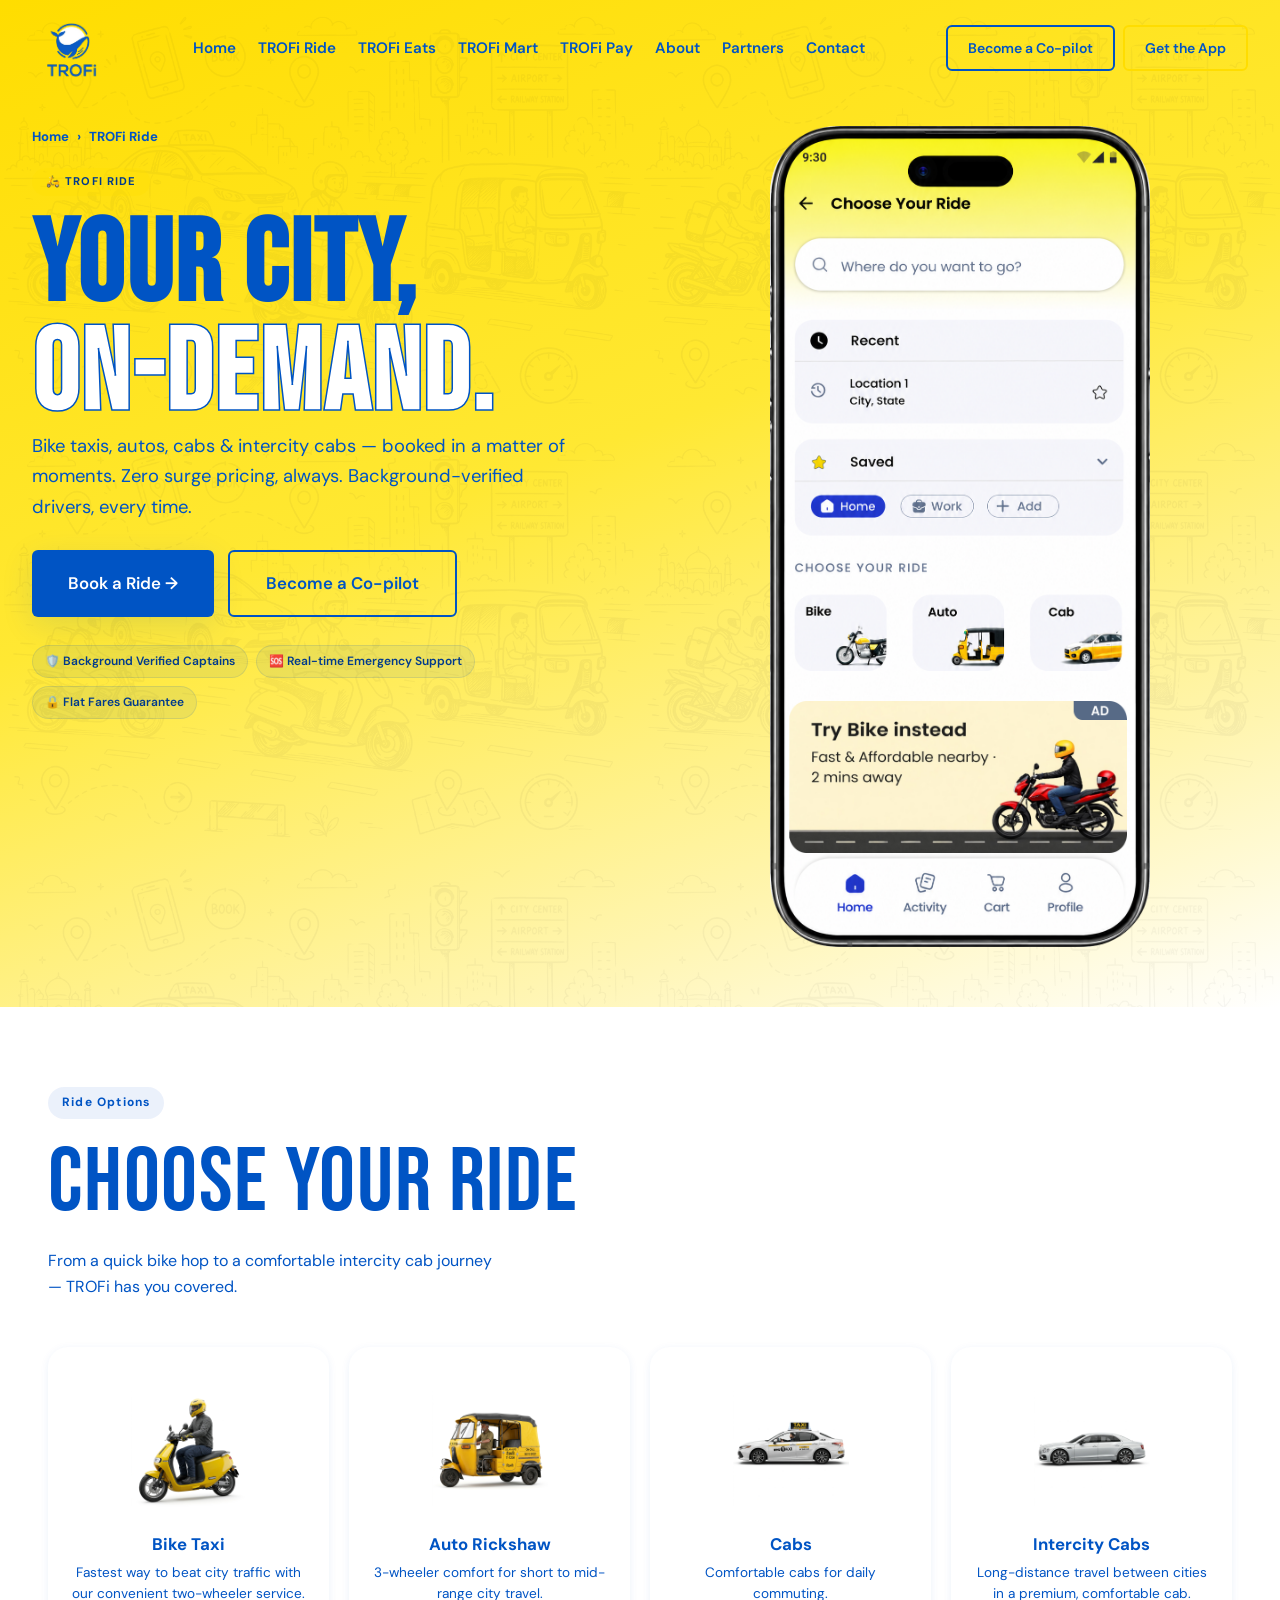
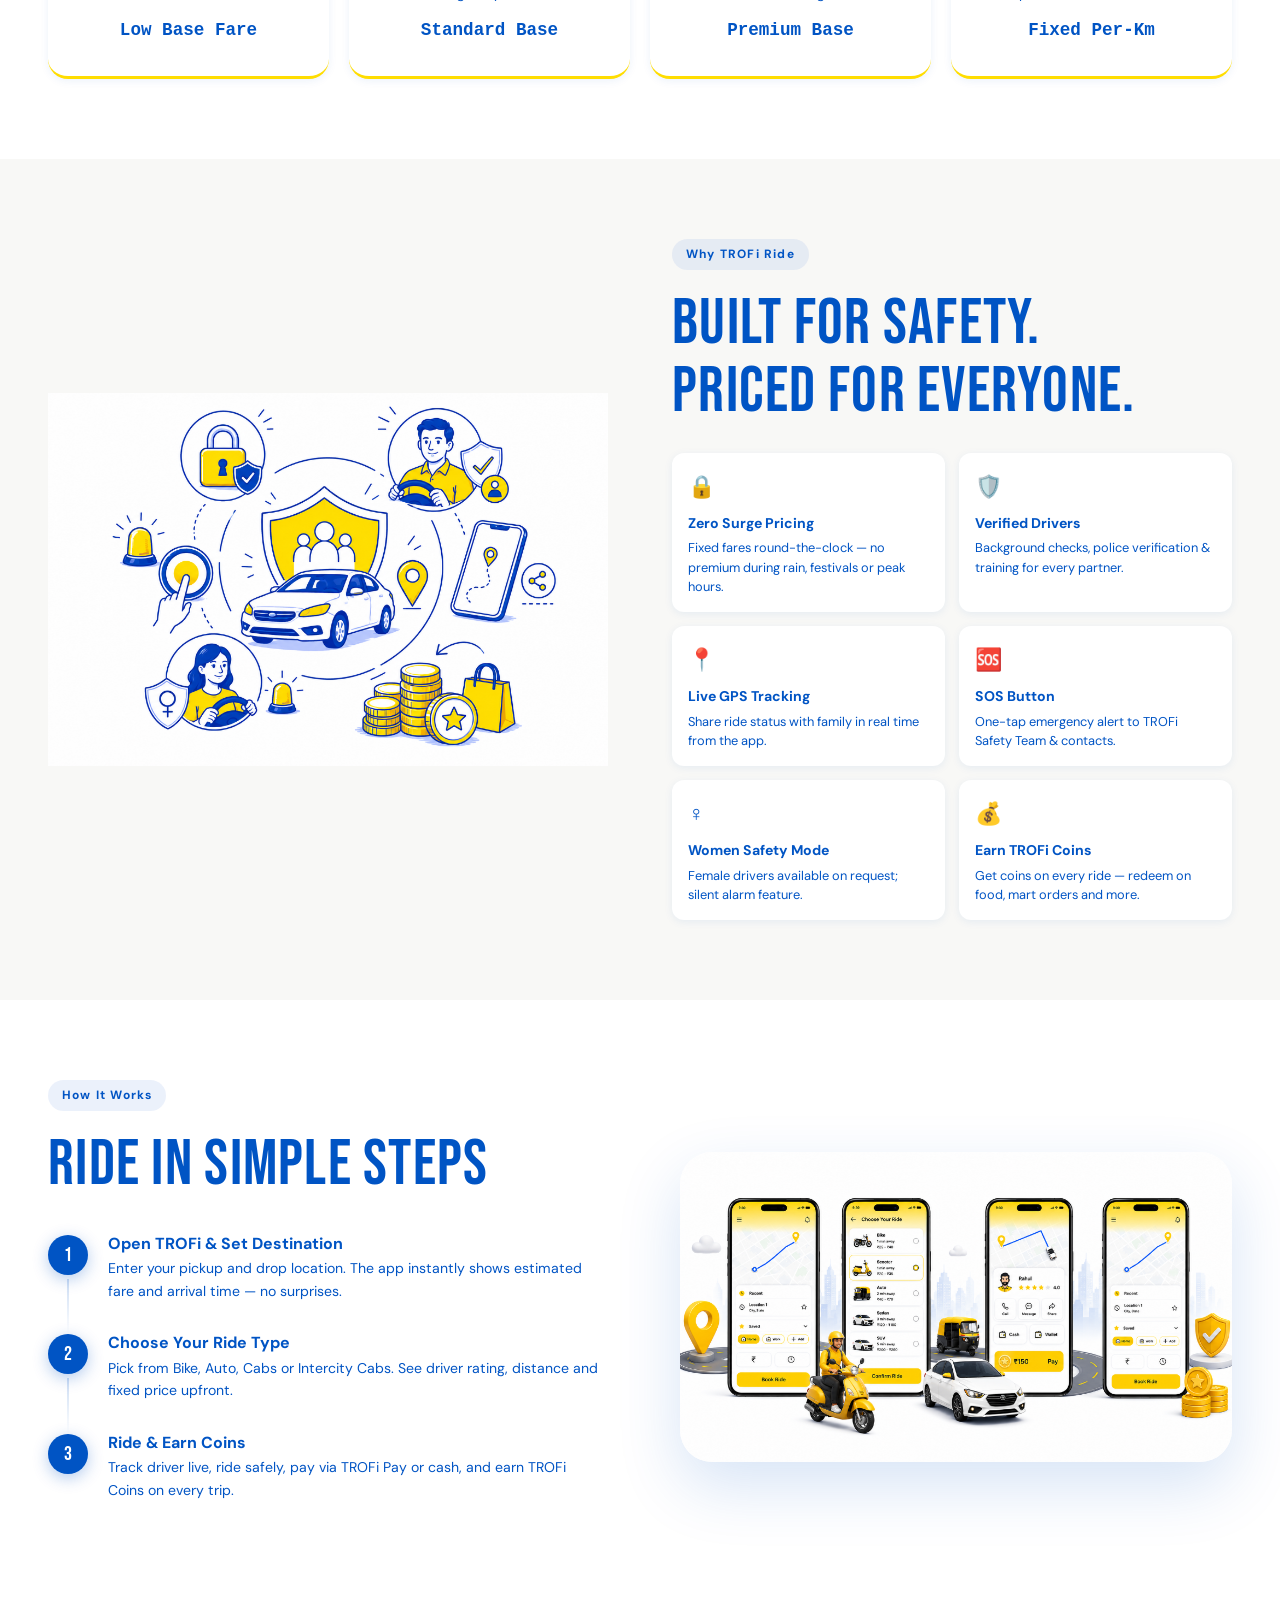
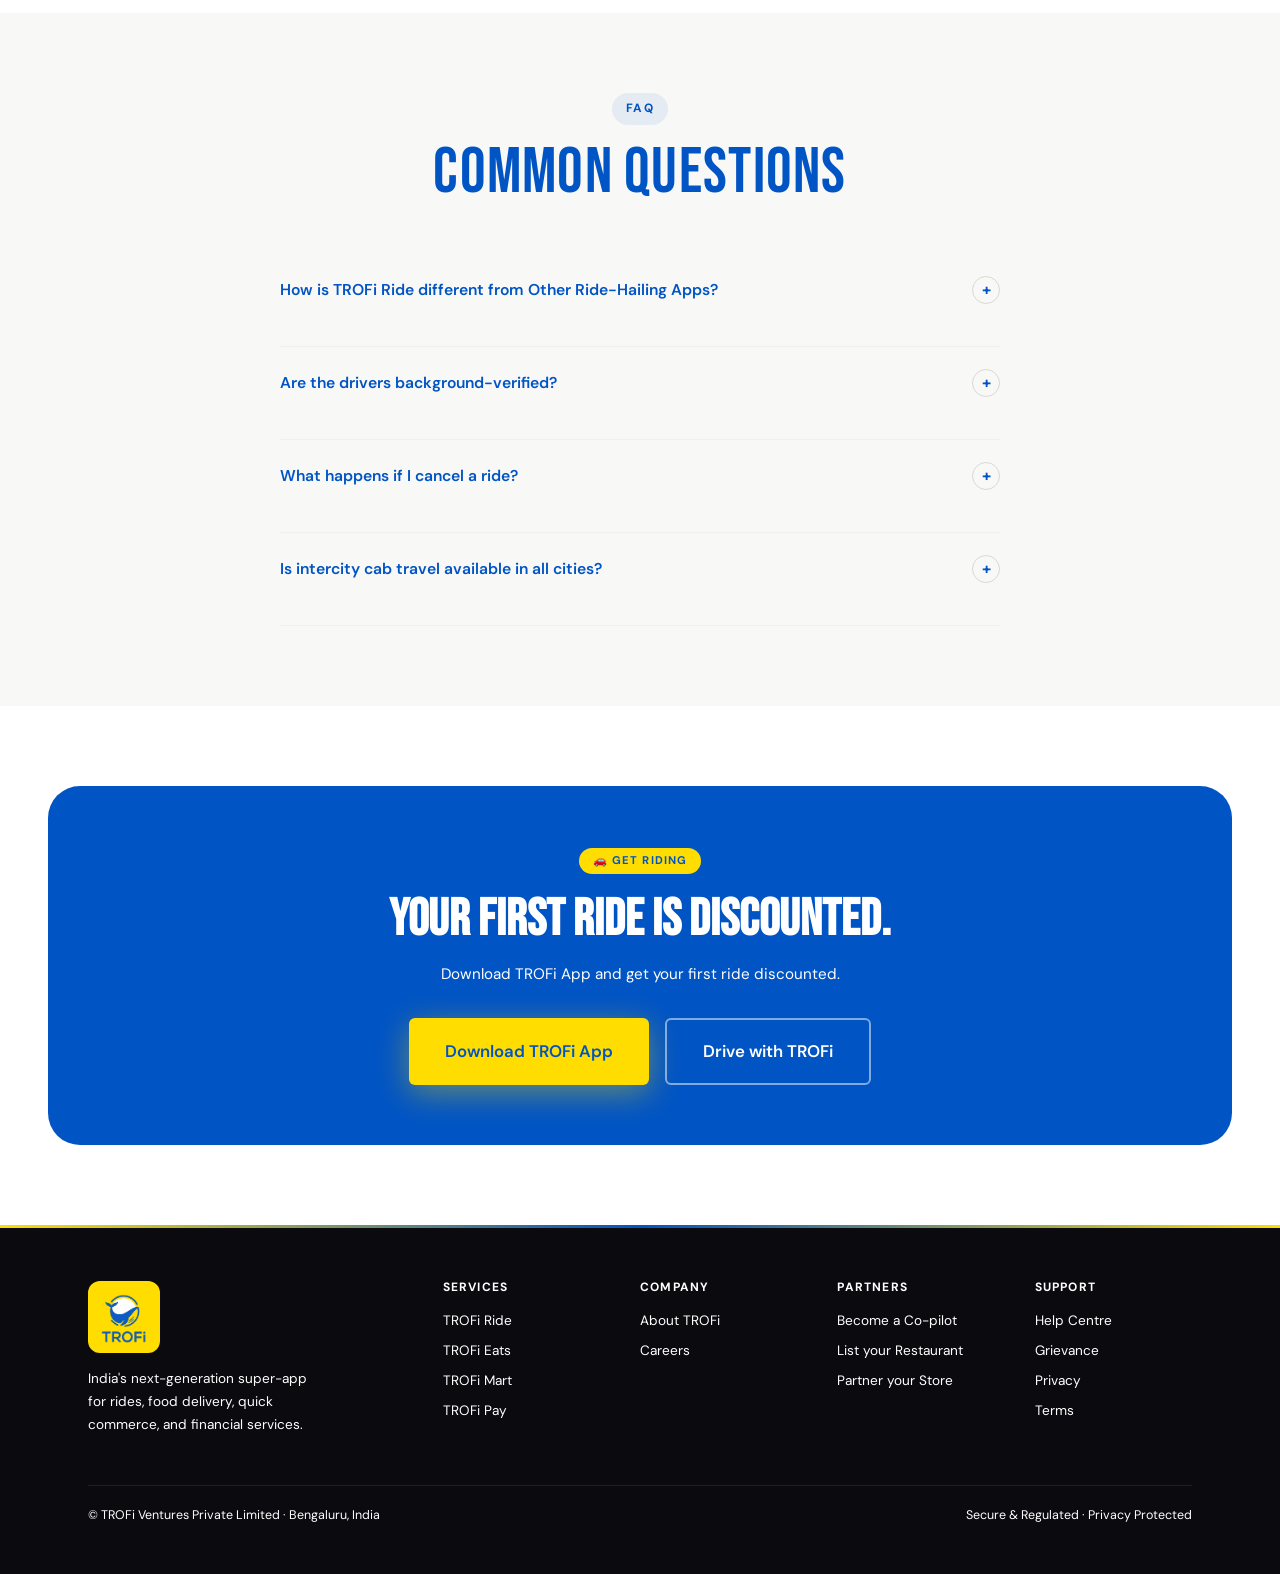
<file: pages/ride.html>
<!DOCTYPE html>
<html lang="en">
<head>
<meta charset="UTF-8"/>
<meta name="viewport" content="width=device-width,initial-scale=1.0"/>
<title>TROFi Ride — Your City, On-Demand</title>
  <link rel="stylesheet" href="../css/main.css" />
  <link rel="icon" type="image/png" href="../assets/trofi-logo-transparent.png" />
<style>


.hero-badges{display:flex;gap:8px;flex-wrap:wrap;margin-top:28px}
.badge{display:inline-flex;align-items:center;gap:5px;padding:6px 12px;background:rgba(0,84,196,0.07);border:1px solid rgba(0,84,196,0.12);border-radius:100px;font-size:0.75rem;font-weight:600;color:var(--blue-dark)}
.hero-p{font-size:1.15rem;color:var(--text);opacity:0.85;margin-bottom:28px;line-height:1.65;max-width:540px}
.hero-btns{display:flex;gap:14px;flex-wrap:wrap;margin-bottom:20px}

/* HERO MOCKUP — clean, no shadow, no bg, just the image */
.hero-mockup{display:flex;justify-content:center;align-items:center}
.hero-mockup-img{
  width:380px;
  height:auto;
  object-fit:contain;
  background:transparent;
  box-shadow:none;
  filter:none;
  display:block;
}

/* Mockup Slider Overrides for Ride page */
.hero-phone-wrapper {
  margin-top: 0 !important;
}
.ride-mockup-slider {
  top: 70% !important;
  left: 5% !important;
  width: 89% !important;
  height: 18.5% !important;
  border-radius: 6px !important;
  overflow: hidden !important;
}
.ride-mockup-slider .mockup-slide {
  border-radius: 0 !important;
  overflow: hidden !important;
}
.ride-mockup-slider .mockup-slide img {
  object-fit: fill !important;
  border-radius: 0 !important;
  width: 100% !important;
  height: 100% !important;
  min-height: 100% !important;
  display: block !important;
}

@keyframes floatPhone {
  0% { transform: translateY(0); }
  50% { transform: translateY(-12px); }
  100% { transform: translateY(0); }
}

/* STATS */
.stats-bar{background:var(--blue);padding:32px 48px}
.stats-inner{display:grid;grid-template-columns:repeat(4,1fr);gap:16px;max-width:900px;margin:0 auto}
.stat-card{background:#fff;border-radius:var(--radius-lg);padding:28px 20px;text-align:center;border-top:3px solid var(--yellow)}
.stat-num{font-family:var(--font-display);font-size:48px;color:var(--blue);line-height:1}
.stat-lbl{font-size:0.72rem;font-weight:600;color:var(--gray-3);text-transform:uppercase;letter-spacing:0.06em;margin-top:6px}

/* RIDE TYPES */
.section{padding:80px 48px}
.section-title{font-family:var(--font-display);font-size:clamp(36px,5vw,60px);letter-spacing:0.02em;margin-bottom:10px}
.section-sub{font-size:1rem;color:var(--text-light);max-width:460px;line-height:1.6;margin-bottom:48px}
.ride-types{display:grid;grid-template-columns:repeat(4,1fr);gap:20px}
.ride-card{background:#fff;border-radius:var(--radius-lg);padding:32px 24px;text-align:center;box-shadow:var(--shadow-sm);border-bottom:3px solid var(--yellow)}
.ride-icon{font-size:36px;margin-bottom:16px}
.ride-card h3{font-size:1.05rem;font-weight:700;margin-bottom:8px}
.ride-card p{font-size:0.85rem;color:var(--text-light);line-height:1.55;margin-bottom:12px}
.ride-price{font-family:monospace;font-size:1.1rem;font-weight:700;color:var(--blue)}
.ride-card-img-wrapper {
  width: 100%;
  height: 140px;
  border-radius: var(--radius-md);
  overflow: hidden;
  margin-bottom: 16px;
  background: var(--off-white);
}
.ride-card-img-wrapper img {
  width: 100%;
  height: 100%;
  object-fit: cover;
  transition: var(--transition);
}
.ride-card-img-wrapper img.contain-img {
  object-fit: contain;
  background: #fff;
  padding: 8px;
}
.ride-card:hover .ride-card-img-wrapper img {
  transform: scale(1.05);
}
.safety-img-container {
  box-shadow: none !important;
  background: transparent !important;
  display: flex !important;
  align-items: center;
  justify-content: center;
}
.safety-img-container img {
  width: 100%;
  height: auto;
  max-height: 520px;
  object-fit: contain !important;
}

/* WHY SECTION */
.off-section{background:var(--off-white);padding:80px 48px}
.split{display:grid;grid-template-columns:1fr 1fr;gap:64px;align-items:center}
.split-img{border-radius:var(--radius-xl);overflow:hidden;box-shadow:var(--shadow-lg)}
.split-img img{width:100%;height:440px;object-fit:cover}
.feat-grid{display:grid;grid-template-columns:1fr 1fr;gap:14px;margin-top:28px}
.feat-item{padding:16px;background:#fff;border-radius:var(--radius-md);box-shadow:var(--shadow-sm)}
.feat-item .icon{font-size:22px;margin-bottom:8px}
.feat-item strong{font-size:0.88rem;display:block;margin-bottom:4px}
.feat-item p{font-size:0.8rem;color:var(--text-light);line-height:1.5}

/* HOW IT WORKS */
.steps-split{display:grid;grid-template-columns:1fr 1fr;gap:80px;align-items:center;padding:80px 48px}
.step{display:flex;gap:20px;padding-bottom:32px;position:relative}
.step:not(:last-child)::before{content:'';position:absolute;left:19px;top:44px;bottom:0;width:2px;background:linear-gradient(to bottom,var(--blue),transparent);opacity:0.2}
.step-num{width:40px;height:40px;border-radius:50%;background:var(--blue);color:#fff;font-family:var(--font-display);font-size:20px;display:flex;align-items:center;justify-content:center;flex-shrink:0;box-shadow:0 4px 16px rgba(0,84,196,0.3)}
.step h4{font-size:1rem;font-weight:700;margin-bottom:5px}
.step p{font-size:0.88rem;color:var(--text-light);line-height:1.6}
.steps-img img{border-radius:var(--radius-xl);box-shadow:var(--shadow-lg);width:100%;height:480px;object-fit:cover}

/* FAQ */
.faq-section{background:var(--off-white);padding:80px 48px}
.faq-list{max-width:720px;margin:48px auto 0}
.faq-item{border-bottom:1px solid var(--gray-1);padding:22px 0}
.faq-q{display:flex;justify-content:space-between;align-items:center;font-size:0.98rem;font-weight:600;cursor:pointer}
.faq-icon{width:28px;height:28px;border-radius:50%;background:var(--off-white);border:1.5px solid var(--gray-2);display:flex;align-items:center;justify-content:center;font-size:1rem;font-weight:700;color:var(--blue);flex-shrink:0}
.faq-a{padding-top:12px;font-size:0.9rem;color:var(--text-light);line-height:1.7;display:none}

/* CTA */
.cta-section{padding:80px 48px}
.cta-band{background:linear-gradient(135deg,var(--blue),var(--blue-dark));border-radius:var(--radius-xl);padding:60px;text-align:center}
.cta-band h2{font-family:var(--font-display);font-size:clamp(36px,4vw,60px);color:#fff;margin-bottom:14px}
.cta-band p{color:rgba(255,255,255,0.7);max-width:460px;margin:0 auto 32px;font-size:0.95rem}
.cta-actions{display:flex;gap:16px;justify-content:center;flex-wrap:wrap}

/* FOOTER */
.footer{background:#0A0A0F;padding:56px 48px 24px}
.footer-grid{display:grid;grid-template-columns:2fr 1fr 1fr 1fr 1fr;gap:40px;padding-bottom:48px;border-bottom:1px solid rgba(255,255,255,0.08)}
.footer-brand img{height:64px;margin-bottom:14px;mix-blend-mode:normal}
.footer-brand p{color:rgba(255,255,255,0.5);font-size:0.85rem;line-height:1.7;max-width:240px;margin-top:10px}
.footer-col h4{font-size:0.75rem;font-weight:700;letter-spacing:0.1em;text-transform:uppercase;color:var(--yellow);margin-bottom:16px}
.footer-col a{display:block;font-size:0.85rem;color:rgba(255,255,255,0.5);margin-bottom:8px}
.footer-bottom{padding-top:20px;display:flex;justify-content:space-between}
.footer-bottom p{font-size:0.78rem;color:rgba(255,255,255,0.3)}
</style>
<link rel="stylesheet" href="../css/responsive.css" />
</head>
<body>

<nav class="nav transparent" id="navbar">
  <div class="nav-inner">
    <a href="../index.html" class="nav-logo">
      <img src="../assets/TROFi_logo.png?v=2" alt="TROFi" />
    </a>
    <ul class="nav-links">
      <li><a href="../index.html">Home</a></li>
      <li><a href="#" class="active">TROFi Ride</a></li>
      <li><a href="eats.html">TROFi Eats</a></li>
      <li><a href="mart.html">TROFi Mart</a></li>
      <li><a href="pay.html">TROFi Pay</a></li>
      <li><a href="about.html">About</a></li>
      <li><a href="partners.html">Partners</a></li>
      <li><a href="contact.html">Contact</a></li>
    </ul>
    <div class="nav-cta">
      <a href="partners.html#driver" class="btn btn-outline btn-sm">Become a Co-pilot</a>
      <a href="../index.html#download" class="btn btn-outline-yellow btn-sm">Get the App</a>
    </div>
    <button class="hamburger" aria-label="Menu">
      <span></span><span></span><span></span>
    </button>
  </div>
</nav>

<!-- Mobile Menu -->
<div class="mobile-menu">
  <a href="../index.html">Home</a>
  <a href="ride.html">TROFi Ride</a>
  <a href="eats.html">TROFi Eats</a>
  <a href="mart.html">TROFi Mart</a>
  <a href="pay.html">TROFi Pay</a>
  <a href="about.html">About</a>
  <a href="partners.html">Partners</a>
  <a href="contact.html">Contact</a>
  <a href="../index.html#download" class="btn btn-primary btn-lg" style="margin-top:24px;">Get the App</a>
</div>

<section class="hero">
  <div class="hero-bg-doodle hero-rides-doodle" aria-hidden="true"></div>
  <div class="hero-grid">
    <div>
      <nav class="breadcrumb fade-up"><a href="../index.html">Home</a> › <span style="color:var(--blue-dark)">TROFi Ride</span></nav>
      <div class="hero-tag fade-up">🛵 TROFi Ride</div>
      <h1 class="display-hero fade-up delay-1">Your City,<br/><span>On-Demand.</span></h1>
      <p class="hero-p fade-up delay-2">Bike taxis, autos, cabs & intercity cabs — booked in a matter of moments. Zero surge pricing, always. Background-verified drivers, every time.</p>
      <div class="hero-btns fade-up delay-3">
        <a href="../index.html#download" class="btn btn-secondary btn-lg">Book a Ride →</a>
        <a href="partners.html#driver" class="btn btn-outline btn-lg">Become a Co-pilot</a>
      </div>
      <div class="hero-badges fade-up delay-4">
        <span class="badge">🛡️ Background Verified Captains</span>
        <span class="badge">🆘 Real-time Emergency Support</span>
        <span class="badge">🔒 Flat Fares Guarantee</span>
      </div>
    </div>
    <div class="hero-mockup slide-right delay-2">
      <div class="hero-phone-wrapper">
        <img src="../assets/mockup-travel.png" alt="TROFi Ride App" class="hero-mockup-img" />
        <!-- Interactive Offers Slider Overlay for Ride -->
        <div class="mockup-slider-overlay ride-mockup-slider">
          <div class="mockup-slider-track">
            <!-- Slide 1: Bike -->
            <div class="mockup-slide">
              <img src="../assets/offer-slide-ride-bike.png" alt="Bike Promo" />
            </div>
            <!-- Slide 2: Auto -->
            <div class="mockup-slide">
              <img src="../assets/offer-slide-ride-auto.png" alt="Auto Promo" />
            </div>
            <!-- Slide 3: Cab -->
            <div class="mockup-slide">
              <img src="../assets/offer-slide-ride-cab.png" alt="Cab Promo" />
            </div>
          </div>
        </div>
      </div>
    </div>
  </div>
</section>



<div class="section">
  <div class="section-label fade-up">Ride Options</div>
  <div class="section-title fade-up" style="font-size: clamp(48px, 7vw, 90px) !important; font-family: var(--font-display) !important; line-height: 1 !important; margin-bottom: 20px !important;">Choose Your Ride</div>
  <p class="section-sub fade-up delay-1">From a quick bike hop to a comfortable intercity cab journey — TROFi has you covered.</p>
  <div class="ride-types">
    <div class="ride-card fade-up"><div class="ride-card-img-wrapper"><img src="../assets/bike-rider.png" alt="Bike Taxi" class="contain-img" style="padding:12px !important;"/></div><h3>Bike Taxi</h3><p>Fastest way to beat city traffic with our convenient two-wheeler service.</p><div class="ride-price">Low Base Fare</div></div>
    <div class="ride-card fade-up delay-1"><div class="ride-card-img-wrapper"><img src="../assets/auto-rider.png" alt="Auto Rickshaw" class="contain-img" style="padding:12px !important;"/></div><h3>Auto Rickshaw</h3><p>3-wheeler comfort for short to mid-range city travel.</p><div class="ride-price">Standard Base</div></div>
    <div class="ride-card fade-up delay-2"><div class="ride-card-img-wrapper"><img src="../assets/cab-rider.png" alt="Cabs" class="contain-img" style="padding:12px !important;"/></div><h3>Cabs</h3><p>Comfortable cabs for daily commuting.</p><div class="ride-price">Premium Base</div></div>
    <div class="ride-card fade-up delay-3"><div class="ride-card-img-wrapper"><img src="../assets/intercity-rider.png" alt="Intercity Cabs" class="contain-img" style="padding:12px !important;"/></div><h3>Intercity Cabs</h3><p>Long-distance travel between cities in a premium, comfortable cab.</p><div class="ride-price">Fixed Per-Km</div></div>
  </div>
</div>

<div class="off-section">
  <div class="split">
    <div class="split-img safety-img-container slide-left">
      <img src="../assets/safety-illustration.png" alt="Safe ride"/>
    </div>
    <div class="slide-right">
      <div class="section-label">Why TROFi Ride</div>
      <div class="section-title">Built for Safety.<br/>Priced for Everyone.</div>
      <div class="feat-grid">
        <div class="feat-item"><div class="icon">🔒</div><strong>Zero Surge Pricing</strong><p>Fixed fares round-the-clock — no premium during rain, festivals or peak hours.</p></div>
        <div class="feat-item"><div class="icon">🛡️</div><strong>Verified Drivers</strong><p>Background checks, police verification & training for every partner.</p></div>
        <div class="feat-item"><div class="icon">📍</div><strong>Live GPS Tracking</strong><p>Share ride status with family in real time from the app.</p></div>
        <div class="feat-item"><div class="icon">🆘</div><strong>SOS Button</strong><p>One-tap emergency alert to TROFi Safety Team & contacts.</p></div>
        <div class="feat-item"><div class="icon">♀️</div><strong>Women Safety Mode</strong><p>Female drivers available on request; silent alarm feature.</p></div>
        <div class="feat-item"><div class="icon">💰</div><strong>Earn TROFi Coins</strong><p>Get coins on every ride — redeem on food, mart orders and more.</p></div>
      </div>
    </div>
  </div>
</div>

<div class="steps-split">
  <div class="slide-left">
    <div class="section-label">How It Works</div>
    <div class="section-title">Ride in Simple Steps</div>
    <div style="margin-top:36px">
      <div class="step"><div class="step-num">1</div><div><h4>Open TROFi & Set Destination</h4><p>Enter your pickup and drop location. The app instantly shows estimated fare and arrival time — no surprises.</p></div></div>
      <div class="step"><div class="step-num">2</div><div><h4>Choose Your Ride Type</h4><p>Pick from Bike, Auto, Cabs or Intercity Cabs. See driver rating, distance and fixed price upfront.</p></div></div>
      <div class="step"><div class="step-num">3</div><div><h4>Ride & Earn Coins</h4><p>Track driver live, ride safely, pay via TROFi Pay or cash, and earn TROFi Coins on every trip.</p></div></div>
    </div>
  </div>
  <div class="steps-img slide-right" style="box-shadow:none; background:transparent;">
    <img src="../assets/booking-steps-new.png" alt="Booking ride" style="object-fit:contain; max-height:480px; width:100%; height:auto;"/>
  </div>
</div>

<div class="faq-section">
  <div style="text-align:center" class="fade-up">
    <div class="section-label" style="margin:0 auto 14px">FAQ</div>
    <div class="section-title">Common Questions</div>
  </div>
  <div class="faq-list">
    <div class="faq-item fade-up"><div class="faq-q">How is TROFi Ride different from Other Ride-Hailing Apps?<span class="faq-icon">+</span></div><div class="faq-a">TROFi offers zero surge pricing at all times — even during peak hours, rain, or festivals. We also offer a unified wallet plus TROFi Coins on every trip.</div></div>
    <div class="faq-item fade-up delay-1"><div class="faq-q">Are the drivers background-verified?<span class="faq-icon">+</span></div><div class="faq-a">Yes. Every TROFi driver undergoes police verification, identity check, and a mandatory safety training module before being onboarded.</div></div>
    <div class="faq-item fade-up delay-2"><div class="faq-q">What happens if I cancel a ride?<span class="faq-icon">+</span></div><div class="faq-a">You can cancel without charge within the first few minutes of booking. After that, a minimal cancellation fee applies.</div></div>
    <div class="faq-item fade-up delay-3"><div class="faq-q">Is intercity cab travel available in all cities?<span class="faq-icon">+</span></div><div class="faq-a">Intercity cabs are currently available from all active TROFi cities to regional destinations.</div></div>
  </div>
</div>

<div class="cta-section fade-up">
  <div class="cta-band">
    <div style="display:inline-flex;padding:4px 14px;background:var(--yellow) !important;border-radius:100px;color:var(--blue) !important;-webkit-text-fill-color:var(--blue) !important;font-size:0.7rem;font-weight:700;letter-spacing:0.1em;text-transform:uppercase;margin-bottom:18px">🚗 Get Riding</div>
    <h2>Your First Ride is <span style="color:var(--yellow)">Discounted.</span></h2>
    <p>Download TROFi App and get your first ride discounted.</p>
    <div class="cta-actions">
      <a href="../index.html#download" class="btn btn-primary btn-lg" style="color:var(--blue) !important;-webkit-text-fill-color:var(--blue) !important;">Download TROFi App</a>
      <a href="partners.html#driver" class="btn btn-outline-white btn-lg">Drive with TROFi</a>
    </div>
  </div>
</div>

<footer class="footer">
  <div class="container">
    <div class="footer-grid">
      <div class="footer-brand">
        <img src="../assets/TROFi_logo.png?v=2" alt="TROFi"/>
        <p>India's next-generation super-app for rides, food delivery, quick commerce, and financial services.</p>
      </div>
      <div class="footer-col"><h4>Services</h4><a href="ride.html">TROFi Ride</a><a href="eats.html">TROFi Eats</a><a href="mart.html">TROFi Mart</a><a href="pay.html">TROFi Pay</a></div>
      <div class="footer-col"><h4>Company</h4><a href="about.html">About TROFi</a><a href="coming-soon.html">Careers</a><!-- <a href="article-superapp.html">Blog</a> --></div>
      <div class="footer-col"><h4>Partners</h4><a href="partners.html#driver">Become a Co-pilot</a><a href="partners.html#restaurant">List your Restaurant</a><a href="partners.html#store">Partner your Store</a></div>
      <div class="footer-col"><h4>Support</h4><a href="coming-soon.html">Help Centre</a><a href="coming-soon.html">Grievance</a><a href="coming-soon.html">Privacy</a><a href="coming-soon.html">Terms</a></div>
    </div>
    <div class="footer-bottom">
      <p>© TROFi Ventures Private Limited · Bengaluru, India</p>
      <p>Secure & Regulated · Privacy Protected</p>
    </div>
  </div>
</footer>

<script src="../js/main.js"></script>
</body></html>
</file>
<file: css/main.css>
/* ============================================
   TROFI — MAIN DESIGN SYSTEM
   ============================================ */

@import url('https://fonts.googleapis.com/css2?family=Bebas+Neue&family=DM+Sans:ital,opsz,wght@0,9..40,300;0,9..40,400;0,9..40,500;0,9..40,600;0,9..40,700;1,9..40,400&family=JetBrains+Mono:wght@400;600&display=swap');

/* ── CSS Variables ── */
:root {
  --yellow: #FFDD00;
  --yellow-light: #FFF3A0;
  --yellow-dark: #E6C800;
  --blue: #0054C4;
  --blue-dark: #003A8C;
  --blue-deeper: #001F5B;
  --white: #FFFFFF;
  --off-white: #F8F8F6;
  --dark: #0A0A0F;
  --dark-2: #111118;
  --gray-1: #F0F0EE;
  --gray-2: #D8D8D4;
  --gray-3: #9A9A94;
  --gray-4: #5A5A54;
  --text: #1A1A22;
  --text-light: #5A5A6A;

  --font-display: 'Bebas Neue', sans-serif;
  --font-body: 'DM Sans', sans-serif;
  --font-mono: 'JetBrains Mono', monospace;

  --radius-sm: 6px;
  --radius-md: 12px;
  --radius-lg: 20px;
  --radius-xl: 32px;

  --shadow-sm: 0 2px 8px rgba(0,84,196,0.08);
  --shadow-md: 0 8px 32px rgba(0,84,196,0.12);
  --shadow-lg: 0 24px 64px rgba(0,84,196,0.16);
  --shadow-yellow: 0 8px 32px rgba(255,221,0,0.4);

  --transition: 0.3s cubic-bezier(0.4, 0, 0.2, 1);
  --transition-slow: 0.6s cubic-bezier(0.4, 0, 0.2, 1);

  --nav-height: 96px;
  --section-pad: 100px;
}

/* ── Reset & Base ── */
*, *::before, *::after { box-sizing: border-box; margin: 0; padding: 0; }

html { scroll-behavior: smooth; font-size: 16px; }

body {
  font-family: var(--font-body);
  color: var(--text);
  background: var(--white);
  line-height: 1.6;
  overflow-x: hidden;
  -webkit-font-smoothing: antialiased;
}

img { max-width: 100%; height: auto; display: block; }
a { text-decoration: none; color: inherit; }
ul { list-style: none; }
button { cursor: pointer; border: none; background: none; font-family: var(--font-body); }

/* ── Typography ── */
h1, h2, h3, h4 { line-height: 1.1; }

.display-hero {
  font-family: var(--font-display);
  font-size: clamp(72px, 9vw, 130px);
  line-height: 0.95;
  letter-spacing: 0.02em;
  color: var(--blue);
}

.hero h1 span:not(.hero-line) {
  color: var(--white) !important;
  -webkit-text-stroke: 1.5px var(--blue) !important;
}

.display-section {
  font-family: var(--font-display);
  font-size: clamp(44px, 5vw, 72px);
  letter-spacing: 0.02em;
}

.display-card {
  font-family: var(--font-display);
  font-size: clamp(28px, 3vw, 42px);
  letter-spacing: 0.02em;
}

.body-lg { font-size: 1.125rem; line-height: 1.7; }
.body-md { font-size: 1rem; line-height: 1.65; }
.body-sm { font-size: 0.875rem; line-height: 1.6; }
.mono { font-family: var(--font-mono); }
.label { font-size: 0.75rem; font-weight: 600; letter-spacing: 0.12em; text-transform: uppercase; }

/* ── Layout ── */
.container {
  width: 100%;
  max-width: 1280px;
  margin: 0 auto;
  padding: 0 40px;
}

.container-wide {
  width: 100%;
  max-width: 1440px;
  margin: 0 auto;
  padding: 0 40px;
}

.section { padding: var(--section-pad) 0; }
.section-sm { padding: 60px 0; }

/* ── Navigation ── */
.nav {
  position: fixed;
  top: 0; left: 0; right: 0;
  height: var(--nav-height);
  z-index: 1000;
  transition: var(--transition);
}

.nav-inner {
  height: 100%;
  display: flex;
  flex-wrap: nowrap !important;
  align-items: center;
  justify-content: space-between;
  padding: 0 32px;
  max-width: 1440px;
  margin: 0 auto;
  gap: 16px;
}

.nav-logo {
  display: flex;
  align-items: center;
  gap: 10px;
  z-index: 1001;
  flex-shrink: 0;
}

.nav-logo img {
  height: 80px;
  width: auto;
  object-fit: contain;
  background: transparent;
  border-radius: 12px;
  padding: 4px;
  transition: background 0.3s ease, box-shadow 0.3s ease;
}

.nav.scrolled .nav-logo img {
  background: var(--yellow);
  box-shadow: var(--shadow-sm);
}

.nav-logo-text {
  font-family: var(--font-display);
  font-size: 28px;
  color: var(--blue);
  letter-spacing: 0.05em;
}

.nav-links {
  display: flex;
  flex-wrap: nowrap !important;
  align-items: center;
  gap: 2px;
  flex-shrink: 1;
  white-space: nowrap;
}

.nav-links a {
  font-size: 0.95rem;
  font-weight: 600;
  padding: 7px 10px;
  border-radius: var(--radius-sm);
  transition: var(--transition);
  white-space: nowrap;
}

@keyframes navBreatheWhite {
  0%, 100% {
    text-shadow: 0 0 4px rgba(255,255,255,0.4), 0 0 8px rgba(255,255,255,0.2);
    color: #ffffff;
    opacity: 0.9;
  }
  50% {
    text-shadow: 0 0 12px rgba(255,255,255,0.95), 0 0 20px rgba(255,255,255,0.6);
    color: #ffffff;
    opacity: 1;
  }
}

@keyframes navBreatheBlue {
  0%, 100% {
    text-shadow: 0 0 4px rgba(0,84,196,0.1), 0 0 8px rgba(0,84,196,0.05);
    color: var(--blue);
    opacity: 0.95;
  }
  50% {
    text-shadow: 0 0 10px rgba(0,84,196,0.5), 0 0 16px rgba(0,84,196,0.3);
    color: var(--blue);
    opacity: 1;
  }
}

.nav:not(.scrolled) .nav-links a {
  color: var(--blue) !important;
}

.nav:not(.scrolled) .nav-links a.active {
  animation: navBreatheBlue 3s ease-in-out infinite;
}

.nav:not(.scrolled) .nav-links a:hover {
  background: rgba(0,84,196,0.06);
  color: var(--blue-dark) !important;
  text-shadow: 0 0 12px rgba(0,84,196,0.6);
}

.nav.scrolled .nav-links a {
  color: var(--blue) !important;
}

.nav.scrolled .nav-links a.active {
  color: var(--blue-dark) !important;
  animation: navBreatheBlue 3s ease-in-out infinite;
}

.nav.scrolled .nav-links a:hover {
  background: rgba(0,84,196,0.06);
  color: var(--blue-dark) !important;
  text-shadow: 0 0 12px rgba(0,84,196,0.6);
}

.nav-cta {
  display: flex;
  align-items: center;
  gap: 8px;
  flex-shrink: 0;
}

.nav.scrolled {
  background: rgba(255,255,255,0.95);
  backdrop-filter: blur(20px);
  -webkit-backdrop-filter: blur(20px);
  border-bottom: 1px solid rgba(0,84,196,0.08);
  box-shadow: var(--shadow-sm);
}

.nav.transparent { background: transparent; }

/* ── Buttons ── */
.btn {
  display: inline-flex;
  align-items: center;
  gap: 8px;
  padding: 14px 28px;
  border-radius: var(--radius-sm);
  font-size: 0.95rem;
  font-weight: 600;
  transition: var(--transition);
  white-space: nowrap;
}

.btn-primary {
  background: var(--yellow);
  color: var(--blue-dark);
  box-shadow: var(--shadow-yellow);
}
.btn-primary:hover {
  background: var(--yellow-dark);
  transform: translateY(-2px);
  box-shadow: 0 12px 40px rgba(255,221,0,0.5);
}

.btn-secondary {
  background: var(--blue);
  color: var(--white);
  box-shadow: var(--shadow-md);
}
.btn-secondary:hover {
  background: var(--blue-dark);
  transform: translateY(-2px);
  box-shadow: var(--shadow-lg);
}

.btn-outline {
  background: transparent;
  color: var(--blue);
  border: 2px solid var(--blue);
}
.btn-outline:hover {
  background: var(--blue);
  color: var(--white);
  transform: translateY(-2px);
}

.btn-outline-yellow {
  background: transparent;
  color: var(--blue);
  border: 2px solid var(--yellow);
}
.btn-outline-yellow:hover {
  background: var(--yellow);
  color: var(--blue-dark);
  transform: translateY(-2px);
}

.btn-outline-white {
  background: transparent;
  color: var(--white);
  border: 2px solid rgba(255,255,255,0.5);
}
.btn-outline-white:hover {
  background: rgba(255,255,255,0.1);
  border-color: var(--white);
}

.btn-sm { padding: 10px 20px; font-size: 0.875rem; }
.btn-lg { padding: 18px 36px; font-size: 1.05rem; }

/* ── Hero Gradient ── */
.hero-gradient {
  background: linear-gradient(160deg, var(--yellow) 0%, #FFE833 25%, #FFF5B0 55%, var(--white) 75%);
}

.hero-gradient-blue {
  background: linear-gradient(160deg, var(--yellow) 0%, #FFE044 20%, var(--blue) 60%, var(--blue-dark) 100%);
}

.hero-bg-grid {
  position: absolute;
  inset: 0;
  background-image:
    linear-gradient(rgba(0,84,196,0.06) 1px, transparent 1px),
    linear-gradient(90deg, rgba(0,84,196,0.06) 1px, transparent 1px);
  background-size: 48px 48px;
  transform: rotate(8deg) scale(1.3);
  transform-origin: center top;
  pointer-events: none;
}

.hero-bg-doodle {
  position: absolute;
  inset: 0;
  background-size: 640px;
  background-repeat: repeat;
  mix-blend-mode: multiply;
  opacity: 0.10;
  pointer-events: none;
}

.breadcrumb {
  display: flex;
  align-items: center;
  gap: 8px;
  font-size: 0.82rem;
  color: var(--blue-deeper) !important;
  margin-bottom: 20px;
  font-weight: 700;
}
.breadcrumb a {
  color: var(--blue-deeper) !important;
  font-weight: 700;
  transition: var(--transition);
}
.breadcrumb a:hover {
  color: var(--blue) !important;
}
.breadcrumb span {
  color: var(--blue-deeper) !important;
  font-weight: 700;
}

/* Hero Tag Pill */
.hero-tag {
  display: inline-flex;
  align-items: center;
  gap: 6px;
  padding: 5px 14px;
  background: rgba(255,221,0,0.3);
  border-radius: 100px;
  color: var(--blue-dark);
  font-size: 0.7rem;
  font-weight: 700;
  letter-spacing: 0.1em;
  text-transform: uppercase;
  margin-bottom: 16px;
}

.hero-eats-doodle {
  background-image: url('../assets/eats_doodle_bg.png');
  opacity: 0.05;
}

.hero-rides-doodle {
  background-image: url('../assets/rides_doodle_bg.png');
  opacity: 0.04;
}

.hero-mart-doodle {
  background-image: url('../assets/mart_doodle_bg.png');
  opacity: 0.06;
}

.hero-pay-doodle {
  background-image: url('../assets/pay_doodle_bg.png');
  opacity: 0.06;
}

/* ── Section Labels ── */
.section-label {
  display: inline-flex;
  align-items: center;
  gap: 8px;
  padding: 6px 14px;
  background: rgba(0,84,196,0.08);
  border-radius: 100px;
  color: var(--blue);
  font-size: 0.75rem;
  font-weight: 700;
  letter-spacing: 0.1em;
  margin-bottom: 20px;
}

.section-label-yellow {
  background: rgba(255,221,0,0.2);
  color: var(--blue-dark);
}

/* ── Cards ── */
.card {
  background: var(--white);
  border-radius: var(--radius-lg);
  overflow: hidden;
  transition: var(--transition);
  box-shadow: var(--shadow-sm);
}

.card:hover {
  transform: translateY(-6px);
  box-shadow: var(--shadow-lg);
}

/* ── Service Cards ── */
.service-card {
  position: relative;
  border-radius: var(--radius-lg);
  overflow: hidden;
  background: var(--white);
  box-shadow: var(--shadow-md);
  transition: var(--transition);
  border-top: 4px solid transparent;
}

.service-card:hover { transform: translateY(-8px); box-shadow: var(--shadow-lg); }
.service-card.ride { border-top-color: var(--yellow); }
.service-card.eats { border-top-color: var(--yellow); }
.service-card.mart { border-top-color: var(--blue); }
.service-card.pay { border-top-color: var(--blue); }

.service-card-img {
  width: 100%;
  height: 220px;
  object-fit: cover;
}

.service-card-body { padding: 28px; }

/* ── Stats ── */
.stat-number {
  font-family: var(--font-display);
  font-size: clamp(40px, 5vw, 64px);
  color: var(--blue);
  line-height: 1;
}

.stat-number.yellow { color: var(--yellow-dark); }

/* ── Marquee ── */
.marquee-wrapper {
  overflow: hidden;
  width: 100%;
  padding: 20px 0;
  display: flex;
}

.marquee-track {
  display: flex;
  gap: 40px;
  animation: marquee 25s linear infinite;
  width: max-content;
}

.marquee-track:hover { animation-play-state: paused; }

.marquee-item {
  display: flex;
  align-items: center;
  gap: 10px;
  white-space: nowrap;
  font-size: 0.9rem;
  font-weight: 600;
  color: var(--gray-4);
}

.marquee-item .dot {
  width: 6px; height: 6px;
  border-radius: 50%;
  background: var(--yellow);
}

@keyframes marquee {
  from { transform: translateX(0); }
  to { transform: translateX(-50%); }
}

/* ── Diagonal Cut ── */
.diagonal-top {
  clip-path: polygon(0 40px, 100% 0, 100% 100%, 0 100%);
  margin-top: -40px;
  padding-top: calc(var(--section-pad) + 40px);
}

.diagonal-bottom {
  clip-path: polygon(0 0, 100% 0, 100% calc(100% - 40px), 0 100%);
  padding-bottom: calc(var(--section-pad) + 40px);
}

/* ── Testimonials ── */
.testimonial-card {
  background: var(--white);
  border-radius: var(--radius-lg);
  padding: 32px;
  box-shadow: var(--shadow-md);
  transition: var(--transition);
  position: relative;
}

.testimonial-card::before {
  content: '"';
  font-family: var(--font-display);
  font-size: 80px;
  color: var(--yellow);
  position: absolute;
  top: 16px; left: 24px;
  line-height: 1;
  opacity: 0.6;
}

.testimonial-card:hover { transform: translateY(-4px); box-shadow: var(--shadow-lg); }

.stars { color: #FFB800; font-size: 1rem; letter-spacing: 2px; }

.testimonial-author {
  display: flex;
  align-items: center;
  gap: 12px;
  margin-top: 20px;
}

.author-avatar {
  width: 44px; height: 44px;
  border-radius: 50%;
  background: linear-gradient(135deg, var(--blue), var(--yellow));
  display: flex;
  align-items: center;
  justify-content: center;
  font-family: var(--font-display);
  font-size: 18px;
  color: var(--white);
  flex-shrink: 0;
}

/* ── Blog Cards ── */
.blog-card {
  background: var(--white);
  border-radius: var(--radius-lg);
  overflow: hidden;
  box-shadow: var(--shadow-sm);
  transition: var(--transition);
}

.blog-card:hover { transform: translateY(-6px); box-shadow: var(--shadow-lg); }

.blog-card-img {
  width: 100%;
  height: 200px;
  object-fit: cover;
}

.blog-card-body { padding: 28px; }

.blog-tag {
  display: inline-block;
  padding: 4px 10px;
  background: rgba(0,84,196,0.08);
  color: var(--blue);
  border-radius: 4px;
  font-size: 0.72rem;
  font-weight: 700;
  letter-spacing: 0.08em;
  text-transform: uppercase;
  margin-bottom: 12px;
}

/* ── Footer ── */
.footer {
  background: var(--dark);
  color: var(--white);
  padding: 80px 0 0;
  position: relative;
}

.footer::before {
  content: '';
  position: absolute;
  top: 0; left: 0; right: 0;
  height: 3px;
  background: linear-gradient(90deg, var(--yellow), var(--blue), var(--yellow));
}

.footer-grid {
  display: grid;
  grid-template-columns: 2fr 1fr 1fr 1fr 1fr;
  gap: 48px;
  padding-bottom: 60px;
  border-bottom: 1px solid rgba(255,255,255,0.08);
}

.footer-brand img {
  width: 72px !important;
  height: 72px !important;
  object-fit: contain !important;
  border-radius: 12px !important;
  background: var(--yellow);
  padding: 4px;
}

.footer-brand p {
  color: rgba(255,255,255,0.55);
  font-size: 0.9rem;
  line-height: 1.7;
  margin-top: 16px;
  max-width: 280px;
}

.footer-col h4 {
  font-size: 0.8rem;
  font-weight: 700;
  letter-spacing: 0.1em;
  text-transform: uppercase;
  color: var(--yellow);
  margin-bottom: 20px;
}

.footer-col a {
  display: block;
  font-size: 0.9rem;
  color: rgba(255,255,255,0.55);
  margin-bottom: 10px;
  transition: var(--transition);
}
.footer-col a:hover { color: var(--white); padding-left: 4px; }

.footer-bottom {
  padding: 24px 0;
  display: flex;
  align-items: center;
  justify-content: space-between;
  flex-wrap: wrap;
  gap: 16px;
}

.footer-bottom p {
  font-size: 0.82rem;
  color: rgba(255,255,255,0.35);
}

.social-links { display: flex; gap: 12px; }

.social-btn {
  width: 38px; height: 38px;
  border-radius: var(--radius-sm);
  background: rgba(255,255,255,0.06);
  display: flex;
  align-items: center;
  justify-content: center;
  color: rgba(255,255,255,0.55);
  font-size: 0.95rem;
  transition: var(--transition);
}
.social-btn:hover { background: var(--blue); color: var(--white); }

/* ── Mobile Nav ── */
.hamburger {
  display: none;
  flex-direction: column;
  gap: 5px;
  padding: 8px;
  cursor: pointer;
  z-index: 1001;
}
.hamburger span {
  display: block;
  width: 24px; height: 2px;
  background: var(--dark);
  border-radius: 2px;
  transition: var(--transition);
}

.mobile-menu {
  position: fixed;
  inset: 0;
  background: rgba(0, 58, 140, 0.98);
  backdrop-filter: blur(15px);
  -webkit-backdrop-filter: blur(15px);
  z-index: 999;
  display: none; /* Hidden on desktop screens */
  flex-direction: column;
  align-items: center;
  justify-content: flex-start;
  padding: 100px 24px 40px;
  gap: 4px;
  overflow-y: auto;
  transform: translateY(-100%);
  visibility: hidden;
  pointer-events: none;
  transition: transform 0.4s cubic-bezier(0.4, 0, 0.2, 1), visibility 0.4s;
}

.mobile-menu.open {
  transform: translateY(0);
  visibility: visible;
  pointer-events: auto;
}

.mobile-menu a {
  font-family: var(--font-body);
  font-size: 22px;
  font-weight: 600;
  color: var(--white);
  letter-spacing: normal;
  padding: 10px 40px;
  border-radius: var(--radius-sm);
  transition: var(--transition);
  display: inline-block;
}
.mobile-menu a:hover { color: var(--yellow); }
.mobile-menu .btn { margin-top: 16px; }

/* ── Menu Open Nav Overrides ── */
.nav.menu-open {
  background: transparent !important;
  border-bottom: none !important;
  box-shadow: none !important;
  backdrop-filter: none !important;
  -webkit-backdrop-filter: none !important;
}

.nav.menu-open .hamburger span {
  background: var(--white) !important;
}

/* ── Active Link Breathing Animation ── */
@keyframes breathe {
  0% {
    transform: scale(1);
    opacity: 1;
    text-shadow: 0 0 4px rgba(0, 84, 196, 0);
  }
  50% {
    transform: scale(1.05);
    opacity: 0.85;
    text-shadow: 0 0 8px currentColor;
  }
  100% {
    transform: scale(1);
    opacity: 1;
    text-shadow: 0 0 4px rgba(0, 84, 196, 0);
  }
}

.nav-links a.active {
  display: inline-block;
  /* animation: breathe 3s ease-in-out infinite; */
}

.mobile-menu a.active {
  display: inline-block;
  animation: breathe 3s ease-in-out infinite;
  color: var(--yellow) !important;
}

/* ── Animations ── */
.fade-up {
  opacity: 0;
  transform: translateY(40px);
  transition: opacity 0.7s ease, transform 0.7s ease;
}
.fade-up.visible { opacity: 1; transform: translateY(0); }

.fade-in {
  opacity: 0;
  transition: opacity 0.7s ease;
}
.fade-in.visible { opacity: 1; }

.slide-left {
  opacity: 0;
  transform: translateX(-40px);
  transition: opacity 0.7s ease, transform 0.7s ease;
}
.slide-left.visible { opacity: 1; transform: translateX(0); }

.slide-right {
  opacity: 0;
  transform: translateX(40px);
  transition: opacity 0.7s ease, transform 0.7s ease;
}
.slide-right.visible { opacity: 1; transform: translateX(0); }

.delay-1 { transition-delay: 0.1s; }
.delay-2 { transition-delay: 0.2s; }
.delay-3 { transition-delay: 0.3s; }
.delay-4 { transition-delay: 0.4s; }
.delay-5 { transition-delay: 0.5s; }

/* ── Pulse dot ── */
@keyframes pulse-ring {
  0% { transform: scale(0.8); opacity: 1; }
  100% { transform: scale(2.2); opacity: 0; }
}
.pulse-dot {
  position: relative;
  width: 12px; height: 12px;
  display: inline-block;
}
.pulse-dot::before {
  content: '';
  position: absolute;
  inset: 0;
  border-radius: 50%;
  background: var(--blue);
  animation: pulse-ring 1.8s ease-out infinite;
}
.pulse-dot::after {
  content: '';
  position: absolute;
  inset: 2px;
  border-radius: 50%;
  background: var(--blue);
}

/* ── App Store Buttons ── */
.app-btn {
  display: inline-flex;
  align-items: center;
  gap: 12px;
  padding: 14px 24px;
  border-radius: var(--radius-md);
  background: var(--white);
  color: var(--blue-dark);
  border: 1px solid rgba(0,84,196,0.15);
  transition: var(--transition);
}
.app-btn:hover { background: var(--yellow); border-color: var(--yellow); color: var(--blue-dark); transform: translateY(-2px); }
.app-btn-icon { font-size: 28px; line-height: 1; }
.app-btn-text small { display: block; font-size: 0.7rem; opacity: 0.65; }
.app-btn-text strong { font-size: 1rem; }

/* ── Feature Pill ── */
.feature-pill {
  display: inline-flex;
  align-items: center;
  gap: 8px;
  padding: 10px 18px;
  background: var(--off-white);
  border-radius: 100px;
  font-size: 0.875rem;
  font-weight: 500;
  color: var(--text);
  border: 1px solid var(--gray-2);
  transition: var(--transition);
}
.feature-pill:hover { background: var(--blue); color: var(--white); border-color: var(--blue); }
.feature-pill .icon { font-size: 1rem; }

/* ── Switch & Save Banner ── */
.switch-banner {
  background: linear-gradient(135deg, var(--blue) 0%, var(--blue-dark) 100%);
  border-radius: var(--radius-xl);
  padding: 48px 56px;
  color: var(--white);
  position: relative;
  overflow: hidden;
}
.switch-banner::before {
  content: '';
  position: absolute;
  top: -40px; right: -40px;
  width: 200px; height: 200px;
  border-radius: 50%;
  background: rgba(255,221,0,0.1);
}

/* ── Comparison Table ── */
.compare-table {
  width: 100%;
  border-collapse: collapse;
  border-radius: var(--radius-lg);
  overflow: hidden;
  box-shadow: var(--shadow-md);
}
.compare-table th {
  padding: 16px 20px;
  text-align: center;
  font-size: 0.85rem;
  font-weight: 700;
}
.compare-table td {
  padding: 14px 20px;
  text-align: center;
  font-size: 0.9rem;
  border-top: 1px solid var(--gray-1);
}
.compare-table .check { color: var(--blue); font-size: 1.1rem; }
.compare-table .cross { color: var(--gray-3); font-size: 1.1rem; }
.compare-table .trofi-col { background: rgba(0,84,196,0.04); }

/* ── City Map ── */
.city-map-container {
  position: relative;
  max-width: 600px;
  margin: 0 auto;
}

.city-dot {
  position: absolute;
  transform: translate(-50%, -50%);
  cursor: pointer;
}

.city-dot-inner {
  width: 14px; height: 14px;
  border-radius: 50%;
  background: var(--blue);
  border: 2px solid var(--white);
  box-shadow: 0 0 0 4px rgba(0,84,196,0.25);
  position: relative;
  z-index: 2;
  transition: var(--transition);
}

.city-dot:hover .city-dot-inner { background: var(--yellow); border-color: var(--blue); transform: scale(1.4); }
.city-dot-ring {
  position: absolute;
  inset: -6px;
  border-radius: 50%;
  background: rgba(0,84,196,0.15);
  animation: pulse-ring 2s ease-out infinite;
}

.city-label {
  position: absolute;
  left: 20px;
  top: 50%;
  transform: translateY(-50%);
  white-space: nowrap;
  font-size: 0.78rem;
  font-weight: 600;
  color: var(--blue-dark);
  background: var(--white);
  padding: 3px 8px;
  border-radius: 4px;
  box-shadow: var(--shadow-sm);
  opacity: 0;
  pointer-events: none;
  transition: var(--transition);
}
.city-dot:hover .city-label { opacity: 1; }

/* ── SuperPass Card ── */
.superpass-card {
  background: linear-gradient(135deg, var(--blue-deeper) 0%, var(--blue) 50%, #1A7AE8 100%);
  border-radius: var(--radius-xl);
  padding: 48px;
  color: var(--white);
  position: relative;
  overflow: hidden;
}
/* SuperPass card watermark removed */

/* ── Responsive ── */
@media (max-width: 1024px) {
  .container, .container-wide { padding: 0 24px; }
  .footer-grid { grid-template-columns: 1fr 1fr; gap: 40px; }
  .footer-brand { grid-column: 1 / -1; }
  :root { --section-pad: 72px; }
}

@media (max-width: 768px) {
  :root { --section-pad: 56px; --nav-height: 64px; }
  .nav-links, .nav-cta { display: none; }
  .hamburger { display: flex; }
  .footer-grid { grid-template-columns: 1fr 1fr; gap: 32px; }
  .footer-bottom { flex-direction: column; text-align: center; }
  .btn-lg { padding: 14px 28px; font-size: 0.95rem; }
}

@media (max-width: 480px) {
  .container, .container-wide { padding: 0 16px; }
  .footer-grid { grid-template-columns: 1fr; }
  .switch-banner { padding: 32px 24px; }
  .superpass-card { padding: 32px 24px; }
}

/* ── Centralized Subpage Hero Styling ── */
.hero:not(#home) {
  background: linear-gradient(160deg, var(--yellow) 0%, #FFE833 45%, #FFF5B0 80%, var(--white) 100%) !important;
  min-height: 100vh !important; /* Set to full screen height to match home page fold */
  padding-top: var(--nav-height) !important; /* Position content directly below navbar, removing top extra space */
  padding-bottom: 20px !important;
  display: flex !important;
  flex-direction: column !important;
  justify-content: flex-start !important; /* Start content near top */
  align-items: stretch !important;
  position: relative !important;
  overflow: hidden !important;
}

.hero:not(#home) .hero-inner {
  padding: 20px 32px 40px !important;
  max-width: 1440px !important;
  width: 100% !important;
  margin: 0 auto !important;
  display: flex !important;
  flex-direction: column !important;
  align-items: flex-start !important;
  text-align: left !important;
}
.hero:not(#home) .hero-inner .hero-p {
  margin-left: 0 !important;
  margin-right: auto !important;
}
.hero:not(#home) .hero-inner .hero-badges,
.hero:not(#home) .hero-inner .hero-stats,
.hero:not(#home) .hero-inner .hero-btns,
.hero:not(#home) .hero-inner .hero-actions {
  justify-content: flex-start !important;
}

.hero:not(#home) .hero-grid {
  display: grid !important;
  grid-template-columns: 1fr 1fr !important;
  gap: 64px !important;
  align-items: flex-start !important;
  padding: 20px 32px 40px !important;
  max-width: 1440px !important;
  width: 100% !important;
  margin: 10px auto 0 !important;
}

.section-title {
  font-family: var(--font-display) !important;
  font-size: clamp(44px, 5vw, 72px) !important;
  letter-spacing: 0.02em !important;
  margin-bottom: 12px !important;
  line-height: 1.05 !important;
  color: var(--blue) !important;
}

/* Ride options card images */
.ride-card-img-wrapper {
  width: 100%;
  height: 140px;
  border-radius: var(--radius-md);
  overflow: hidden;
  margin-bottom: 20px;
}

.ride-card-img-wrapper img {
  width: 100% !important;
  height: 100% !important;
  object-fit: cover !important;
  transition: transform var(--transition) !important;
}

.ride-card:hover .ride-card-img-wrapper img {
  transform: scale(1.05) !important;
}

/* Smooth FAQ Accordion */
.faq-a {
  display: block !important;
  max-height: 0;
  opacity: 0;
  overflow: hidden;
  transition: max-height 0.4s cubic-bezier(0.4, 0, 0.2, 1), opacity 0.3s ease !important;
  padding-top: 12px !important;
  padding-bottom: 8px !important;
}

.faq-item.active .faq-a {
  opacity: 1;
}

/* ── Subpages Custom Styles ── */
.ride-card-img-wrapper img.contain-img {
  object-fit: contain !important;
  background: #ffffff !important;
  padding: 12px !important;
}

.hero-bg-doodle.hero-about-doodle {
  background-image: url('../assets/about_doodle_bg.png') !important;
  background-size: 720px !important;
  background-repeat: repeat !important;
  opacity: 0.07 !important;
  mix-blend-mode: multiply !important;
}

.hero-bg-doodle.hero-partners-doodle {
  background-image: url('../assets/partners_doodle_bg.png') !important;
  background-size: 720px !important;
  background-repeat: repeat !important;
  opacity: 0.15 !important;
  mix-blend-mode: multiply !important;
}

.hero-bg-doodle.hero-contact-doodle {
  background-image: url('../assets/contact_doodle_bg.png') !important;
  background-size: 720px !important;
  background-repeat: repeat !important;
  opacity: 0.03 !important;
  mix-blend-mode: multiply !important;
}

/* Partners page split hero visual elements */
.hero-visual-partners {
  position: relative;
  width: 100%;
  height: 560px;
  display: grid !important;
  grid-template-columns: 1fr 1fr !important;
  grid-template-rows: auto auto !important;
  gap: 16px !important;
  justify-content: center !important;
  align-content: center !important;
  max-width: 580px !important;
  margin: 0 auto !important;
}

.floating-partner-card {
  position: relative !important;
  top: auto !important;
  left: auto !important;
  right: auto !important;
  bottom: auto !important;
  display: flex;
  flex-direction: column;
  align-items: center;
  justify-content: center;
  text-align: center;
  gap: 10px;
  padding: 20px 16px;
  background: linear-gradient(135deg, var(--blue), var(--blue-dark)) !important;
  backdrop-filter: blur(16px);
  -webkit-backdrop-filter: blur(16px);
  border-radius: var(--radius-lg);
  border: 2px solid rgba(255, 255, 255, 0.15) !important;
  box-shadow: 0 12px 32px rgba(0, 58, 140, 0.25) !important;
  width: 270px;
  height: 255px;
  cursor: pointer;
  transition: transform 0.3s ease, box-shadow 0.3s ease, border-color 0.3s ease;
}

.floating-partner-card:hover {
  transform: translateY(-4px) scale(1.02) !important;
  box-shadow: 0 16px 40px rgba(0, 58, 140, 0.35) !important;
  border-color: var(--yellow) !important;
}

.floating-partner-card img {
  width: 60px;
  height: 60px;
  object-fit: cover;
  border-radius: 50%;
  border: 2px solid var(--yellow) !important;
  flex-shrink: 0;
}

.floating-partner-card .card-content {
  display: flex;
  flex-direction: column;
  align-items: center;
  text-align: center;
}

.floating-partner-card strong {
  font-size: 1.1rem;
  color: var(--yellow) !important;
  font-weight: 700;
  margin-bottom: 4px;
}

.floating-partner-card span {
  font-size: 0.8rem;
  color: rgba(255, 255, 255, 0.95) !important;
  line-height: 1.4;
}

/* Positions and animations for floating cards */
.card-rides {
  grid-column: 1 !important;
  grid-row: 1 !important;
  align-self: center !important;
  justify-self: center !important;
  animation: floatCard1 7s ease-in-out infinite;
}

.card-eats {
  grid-column: 2 !important;
  grid-row: 1 !important;
  align-self: center !important;
  justify-self: center !important;
  animation: floatCard2 8s ease-in-out infinite;
}

.card-mart {
  grid-column: 1 / span 2 !important;
  grid-row: 2 !important;
  align-self: center !important;
  justify-self: center !important;
  animation: floatCard3 9s ease-in-out infinite;
}

@keyframes floatCard1 {
  0%, 100% { transform: translateY(0) rotate(-0.5deg); }
  50% { transform: translateY(-8px) rotate(0.5deg); }
}

@keyframes floatCard2 {
  0%, 100% { transform: translateY(0) rotate(0.5deg); }
  50% { transform: translateY(-8px) rotate(-0.5deg); }
}

@keyframes floatCard3 {
  0%, 100% { transform: translateY(0) rotate(-0.2deg); }
  50% { transform: translateY(-6px) rotate(0.2deg); }
}

/* Partners page spacing fix */
.partners-tabs-wrapper {
  padding: 40px 48px 48px !important;
  margin-top: 40px !important;
  border-top: none !important;
}

/* ==========================================================================
   TROFi COLOR AND CONTRAST ENFORCEMENT
   ========================================================================== */

/* Redefine text color variables to logo blue globally for white screens */
:root {
  --text: var(--blue);
  --text-light: var(--blue);
  --gray-3: var(--blue);
  --gray-4: var(--blue);
  --blue-dark: var(--blue);
  --blue-deeper: var(--blue);
}

/* 1. All text on white/light screens must be in the logo blue */
body, h1, h2, h3, h4, h5, h6, p, span, a, li, td, th, strong, small, em, label, input, select, textarea, .marquee-item {
  color: var(--blue);
}

/* 2. Exceptions: Buttons and Badges on white screens should keep their correct styling */
.btn-primary, .btn-primary *, .btn-primary:hover, .btn-primary:hover * {
  color: #001F5B !important; /* Keep original dark-blue text on primary buttons */
}
.btn-outline, .btn-outline * {
  color: var(--blue) !important;
}
.btn-outline:hover, .btn-outline:hover * {
  color: var(--white) !important;
}
.btn-outline-yellow, .btn-outline-yellow *, .btn-outline-yellow:hover, .btn-outline-yellow:hover * {
  color: var(--blue) !important;
}
.btn-outline-white, .btn-outline-white *, .btn-outline-white:hover, .btn-outline-white:hover * {
  color: var(--white) !important;
}
.btn-secondary, .btn-secondary *, .btn-secondary:hover, .btn-secondary:hover * {
  color: var(--white) !important;
}
.badge, .badge *, .hero-tag, .hero-tag * {
  color: #003A8C !important;
}
.city-tag.active {
  color: var(--blue) !important;
}
.city-tag.active:hover {
  color: #FFFFFF !important;
}
.city-tag.coming {
  color: #9A9A94 !important;
}

/* Unscrolled Navbar: keep text blue at all times, preserve borders */
#navbar:not(.scrolled) .nav-links a,
#navbar:not(.scrolled) .hamburger span {
  color: var(--blue) !important;
}
#navbar:not(.scrolled) .btn-outline,
#navbar:not(.scrolled) .btn-outline * {
  color: var(--blue) !important;
  border-color: var(--blue) !important;
}
#navbar:not(.scrolled) .btn-outline-yellow,
#navbar:not(.scrolled) .btn-outline-yellow * {
  color: var(--blue) !important;
  border-color: var(--yellow) !important;
}
#navbar:not(.scrolled) .btn-outline:hover {
  color: var(--white) !important;
  background: var(--blue) !important;
  border-color: var(--blue) !important;
}
#navbar:not(.scrolled) .btn-outline-yellow:hover {
  color: #003A8C !important;
  background: var(--yellow) !important;
  border-color: var(--yellow) !important;
}



/* 3. Everything inside blue/dark backgrounds must be completely white (no shades of white) */
.stats-bar, .stats-bar *,
.footer, .footer *,
.superpass-card, .superpass-card *,
.pay-banner, .pay-banner *,
.service-banner, .service-banner *,
.cta-band, .cta-band *,
.office-card, .office-card *,
.partner-section, .partner-section *,
.partner-card, .partner-card *,
.partner-perks, .partner-perks *,
[style*="background:var(--blue)"], [style*="background:var(--blue)"] *,
[style*="background: var(--blue)"], [style*="background: var(--blue)"] *,
[style*="background-color:var(--blue)"], [style*="background-color:var(--blue)"] *,
[style*="background-color: var(--blue)"], [style*="background-color: var(--blue)"] *,
[style*="background:var(--blue-dark)"], [style*="background:var(--blue-dark)"] *,
[style*="background: var(--blue-dark)"], [style*="background: var(--blue-dark)"] *,
[style*="background-color:var(--blue-dark)"], [style*="background-color:var(--blue-dark)"] *,
[style*="background-color: var(--blue-dark)"], [style*="background-color: var(--blue-dark)"] *,
[style*="background:var(--blue-deeper)"], [style*="background:var(--blue-deeper)"] *,
[style*="background: var(--blue-deeper)"], [style*="background: var(--blue-deeper)"] *,
[style*="background-color:var(--blue-deeper)"], [style*="background-color:var(--blue-deeper)"] *,
[style*="background-color: var(--blue-deeper)"], [style*="background-color: var(--blue-deeper)"] *,
[style*="background:var(--dark)"], [style*="background:var(--dark)"] *,
[style*="background: var(--dark)"], [style*="background: var(--dark)"] *,
[style*="background-color:var(--dark)"], [style*="background-color:var(--dark)"] *,
[style*="background-color: var(--dark)"], [style*="background-color: var(--dark)"] *,
[style*="background: var(--dark-2)"], [style*="background: var(--dark-2)"] *,
[style*="background-color: var(--dark-2)"], [style*="background-color: var(--dark-2)"] *,
section[style*="background: var(--dark)"], section[style*="background: var(--dark)"] *,
div[style*="background:var(--dark)"], div[style*="background:var(--dark)"] * {
  color: #FFFFFF !important;
  -webkit-text-fill-color: #FFFFFF !important;
  opacity: 1 !important;
}

/* ──────────────────────────────────────────────────────────
   YELLOW ELEMENTS MUST ALWAYS SHOW BLUE TEXT (NO EXCEPTIONS)
   These rules MUST come AFTER the white rule above to win.
   Uses high-specificity attribute selectors + !important.
   ────────────────────────────────────────────────────────── */
.btn-primary,
.btn-primary *,
.cta-band .btn-primary,
.cta-band .btn-primary *,
.partner-section .btn-primary,
.partner-section .btn-primary *,
div[style*="background:var(--yellow)"],
div[style*="background: var(--yellow)"],
div[style*="background:var(--yellow)"] *,
div[style*="background: var(--yellow)"] *,
span[style*="background:var(--yellow)"],
span[style*="background: var(--yellow)"],
span[style*="background:var(--yellow)"] *,
span[style*="background: var(--yellow)"] *,
a[style*="background:var(--yellow)"],
a[style*="background: var(--yellow)"],
a[style*="background:var(--yellow)"] *,
a[style*="background: var(--yellow)"] * {
  color: var(--blue) !important;
  -webkit-text-fill-color: var(--blue) !important;
  opacity: 1 !important;
}

/* Redefining Old Price to be distinct on dark backgrounds */
.price-old {
  color: #FFFFFF !important;
  text-decoration: line-through !important;
  opacity: 0.6 !important;
}
.price-new, .price-new * {
  color: var(--yellow) !important;
}

/* Ensure App Store and Google Play buttons have blue text on their white background, overriding global dark backgrounds */
.app-buttons .app-btn,
.app-buttons .app-btn *,
.app-btn,
.app-btn * {
  color: var(--blue) !important;
  -webkit-text-fill-color: var(--blue) !important;
}
.app-buttons .app-btn:hover,
.app-buttons .app-btn:hover *,
.app-btn:hover,
.app-btn:hover * {
  color: #003A8C !important;
  -webkit-text-fill-color: #003A8C !important;
}

/* Force blue text on all yellow boxes/buttons/labels across all pages, even inside dark/blue background sections */
.btn-primary,
.btn-primary *,
.section-label-yellow,
.section-label-yellow *,
.section-label[style*="background: var(--yellow)"],
.section-label[style*="background: var(--yellow)"] *,
.section-label[style*="background:var(--yellow)"],
.section-label[style*="background:var(--yellow)"] *,
.section-label[style*="background: #FFDD00"],
.section-label[style*="background:#FFDD00"] *,
.service-banner-text .section-label,
.service-banner-text .section-label *,
.superpass-card .section-label,
.superpass-card .section-label *,
.superpass-card .btn-primary,
.superpass-card .btn-primary *,
.download-section .section-label,
.download-section .section-label * {
  color: var(--blue) !important;
  -webkit-text-fill-color: var(--blue) !important;
  opacity: 1 !important;
}

/* ── Yellow badge divs inside CTA bands & dark sections must ALWAYS show blue text ── */
/* Targets inline-styled divs with yellow background regardless of parent */
div[style*="background:var(--yellow)"],
div[style*="background: var(--yellow)"],
div[style*="background:var(--yellow)"] *,
div[style*="background: var(--yellow)"] * {
  color: var(--blue) !important;
  -webkit-text-fill-color: var(--blue) !important;
  opacity: 1 !important;
}

.btn-primary:hover,
.btn-primary:hover *,
.superpass-card .btn-primary:hover,
.superpass-card .btn-primary:hover * {
  color: #003A8C !important;
  -webkit-text-fill-color: #003A8C !important;
}

/* Ensure the text inside the QR card on the home page is blue (and visible on its white background) */
.qr-card,
.qr-card * {
  color: var(--blue) !important;
  -webkit-text-fill-color: var(--blue) !important;
}

/* Explicit background and border for yellow section labels */
.superpass-card .section-label,
.download-section .section-label {
  background: var(--yellow) !important;
  border: 1px solid var(--yellow) !important;
}

/* Style SVG icons inside section labels */
.section-label svg.label-icon-svg {
  width: 18px !important;
  height: 18px !important;
  vertical-align: middle !important;
  margin-right: 8px !important;
  flex-shrink: 0 !important;
}

/* Prevent -webkit-text-fill-color from breaking SVG fills/strokes */
svg, svg * {
  -webkit-text-fill-color: initial !important;
}

.hero-phone-wrapper {
  position: relative;
  display: inline-block;
  width: fit-content;
  background: transparent;
  margin-top: -95px; /* Shift the phone mockup higher up to fill empty space and prevent bottom clipping */
  margin-left: auto;
  margin-right: auto;
  animation: floatPhone 6s ease-in-out infinite;
}

/* The actual Home Mockup image */
.hero-mockup-img {
  width: 380px;
  height: auto;
  object-fit: contain;
  background: transparent;
  box-shadow: none;
  filter: none;
  display: block;
  position: relative;
  z-index: 2;
}

/* Interactive Offers Slider Overlay */
.mockup-slider-overlay {
  position: absolute;
  top: 69.52%;
  left: 8.50%;
  width: 83.00%;
  height: 17.19%;
  z-index: 10;
  border-radius: 8px;
  overflow: hidden;
  container-type: inline-size;
  display: flex;
  flex-direction: column;
}

.mockup-slider-track {
  display: flex;
  width: 300%;
  height: 100%;
  transition: transform 0.5s cubic-bezier(0.25, 1, 0.5, 1);
}

.mockup-slide {
  width: 33.333%;
  height: 100%;
  display: block;
  box-sizing: border-box;
  text-decoration: none;
  cursor: pointer;
  overflow: hidden;
  padding: 0 !important;
  border: none !important;
  background: transparent !important;
}

.mockup-slide img {
  width: 100%;
  height: 100%;
  object-fit: cover;
  display: block;
  border-radius: 4px;
}

.mockup-slider-dots {
  position: absolute;
  bottom: 8px;
  left: 50%;
  transform: translateX(-50%);
  display: flex;
  gap: 6px;
  z-index: 15;
}

.mockup-slider-dots .dot {
  width: 6px;
  height: 6px;
  border-radius: 50%;
  background: rgba(0, 84, 196, 0.25);
  cursor: pointer;
  transition: all 0.3s ease;
}

.mockup-slider-dots .dot.active {
  width: 12px;
  background: var(--blue);
  border-radius: 3px;
}

@keyframes floatPhone {
  0% { transform: translateY(0); }
  50% { transform: translateY(-12px); }
  100% { transform: translateY(0); }
}
</file>
<file: css/home.css>
/* ============================================
   TROFI — HOME PAGE CSS
   ============================================ */

/* ── Hero ── */
.hero {
  min-height: 100vh;
  padding-top: var(--nav-height);
  position: relative;
  overflow: hidden;
  display: flex;
  flex-direction: column;
}


.hero-inner {
  display: grid;
  grid-template-columns: 1fr 1fr;
  align-items: center;
  gap: 48px;
  padding: 80px 0 60px;
  min-height: calc(100vh - var(--nav-height) - 120px);
}

.hero-content { max-width: 620px; }

/* Hero headline - each phrase on one line */
.hero-line {
  display: block;
  white-space: nowrap;
  -webkit-text-stroke: 0 !important;
  text-shadow: none !important;
  color: var(--blue) !important;
}
.hero-line-blue {
  color: var(--blue) !important;
}
h1.display-hero span.hero-line-orange {
  color: var(--white) !important;
  -webkit-text-stroke: 2px var(--blue) !important;
}
.hero-line-outline {
  color: var(--yellow) !important;
  -webkit-text-stroke: 2px var(--blue) !important;
}

.hero-sub {
  color: var(--text);
  margin: 24px 0 36px;
  max-width: 460px;
  opacity: 0.85;
}

.hero-actions { display: flex; gap: 16px; flex-wrap: wrap; }

.hero-badges {
  display: flex;
  flex-wrap: wrap;
  gap: 10px;
  margin-top: 28px;
}

.badge {
  display: inline-flex;
  align-items: center;
  gap: 6px;
  padding: 7px 14px;
  background: rgba(0,84,196,0.07);
  border: 1px solid rgba(0,84,196,0.12);
  border-radius: 100px;
  font-size: 0.8rem;
  font-weight: 600;
  color: var(--blue-dark);
}

/* ── Hero Visual — actual mockup image ── */
.hero-visual {
  display: flex;
  justify-content: center;
  align-items: center;
}



/* Floating notification cards */
.hero-floating-cards {
  position: absolute;
  inset: 0;
  pointer-events: none;
  z-index: 10; /* Ensure floating cards render on top of the phone mockup */
}

.float-card {
  position: absolute;
  background: var(--white);
  border-radius: 14px;
  padding: 12px 16px;
  display: flex;
  align-items: center;
  gap: 10px;
  box-shadow: 0 8px 32px rgba(0,84,196,0.15);
  white-space: nowrap;
  pointer-events: none;
}
.float-card .float-icon { font-size: 24px; }
.float-card strong { display: block; font-size: 0.82rem; font-weight: 700; color: var(--dark); }
.float-card small { font-size: 0.72rem; color: var(--gray-3); }

.float-card-1 { top: 60px; right: calc(100% - 15px); animation: float1 4s ease-in-out infinite; }
.float-card-2 { bottom: 140px; right: calc(100% - 15px); animation: float2 4.5s ease-in-out infinite; }
.float-card-3 { top: 180px; left: calc(100% - 15px); animation: float3 5s ease-in-out infinite; }
.float-card-4 { bottom: 60px; left: calc(100% - 15px); animation: float4 4.8s ease-in-out infinite; }

@keyframes float1 { 0%,100%{transform:translateY(0)} 50%{transform:translateY(-8px)} }
@keyframes float2 { 0%,100%{transform:translateY(0)} 50%{transform:translateY(8px)} }
@keyframes float3 { 0%,100%{transform:translateY(0)} 50%{transform:translateY(-6px)} }
@keyframes float4 { 0%,100%{transform:translateY(0)} 50%{transform:translateY(6px)} }

/* ── Hero Stats Bar ── */
.hero-stats-bar {
  background: rgba(255,255,255,0.88);
  backdrop-filter: blur(20px);
  border-top: 1px solid rgba(0,84,196,0.1);
  padding: 28px 0;
  margin-top: auto;
}

.hero-stats-inner {
  display: flex;
  align-items: center;
  justify-content: center;
  max-width: 600px;
  margin: 0 auto;
}

.hero-stat {
  display: flex;
  flex-direction: column;
  gap: 4px;
  text-align: center;
  flex: 1;
}

.stat-label {
  font-size: 0.78rem;
  font-weight: 600;
  color: var(--gray-3);
  text-transform: uppercase;
  letter-spacing: 0.06em;
}

.stat-divider {
  width: 1px;
  height: 40px;
  background: var(--gray-2);
  flex-shrink: 0;
  margin: 0 24px;
}

/* ── Marquee section ── */
.marquee-section {
  border-top: 1px solid var(--gray-1);
  border-bottom: 1px solid var(--gray-1);
  background: var(--white);
}

/* ── Section Headers ── */
.section-header { margin-bottom: 60px; }

.section-header-row {
  display: flex;
  align-items: flex-end;
  justify-content: space-between;
  gap: 24px;
  margin-bottom: 48px;
}

.text-blue { color: var(--blue); }
.text-light { color: var(--text-light); }

/* ── Service Banners Stack ── */
.services-banners-stack {
  display: flex;
  flex-direction: column;
  gap: 32px;
  margin-top: 48px;
}

.service-banner {
  background: linear-gradient(135deg, var(--blue-deeper) 0%, var(--blue) 60%, #1A7AE8 100%);
  border-radius: var(--radius-xl);
  overflow: hidden;
  position: relative;
  transition: var(--transition);
}

.service-banner:hover {
  transform: translateY(-4px);
  box-shadow: var(--shadow-lg);
}

.service-banner::before {
  content: '';
  position: absolute;
  top: -60px; right: -60px;
  width: 300px; height: 300px;
  border-radius: 50%;
  background: rgba(255, 221, 0, 0.06);
  pointer-events: none;
}

.service-banner-content {
  display: grid;
  grid-template-columns: 1.1fr auto 1fr;
  gap: 40px;
  padding: 52px;
  align-items: center;
}

.service-banner-text {
  display: flex;
  flex-direction: column;
  align-items: flex-start;
}

.service-banner-text .section-label {
  background: var(--yellow) !important;
  color: var(--blue) !important;
  border: 1px solid var(--yellow) !important;
  margin-bottom: 16px;
  font-size: 0.95rem !important;
  font-weight: 700 !important;
  padding: 10px 20px !important;
  border-radius: var(--radius-sm) !important;
  letter-spacing: 0.05em !important;
  display: inline-flex !important;
  align-items: center !important;
}

.service-banner-text .section-label span,
.service-banner-text .section-label .label-icon {
  font-size: 1.4em !important;
  vertical-align: middle;
  margin-right: 8px;
}

.service-banner-text h3 {
  color: #fff !important;
  margin-bottom: 12px;
}

.service-banner-text p {
  color: rgba(255, 255, 255, 0.75) !important;
  line-height: 1.6;
  font-size: 0.95rem;
  margin-bottom: 24px;
}

.service-banner-mockup {
  width: 200px;
  flex-shrink: 0;
  display: flex;
  justify-content: center;
}

.service-banner-mockup img {
  width: 100%;
  height: auto;
  object-fit: contain;
  display: block;
}

.service-banner-features {
  display: grid;
  grid-template-columns: 1fr 1fr;
  gap: 16px;
}

.service-banner-feature {
  display: flex;
  flex-direction: column;
  align-items: center;
  text-align: center;
  gap: 12px;
  background: rgba(255, 255, 255, 0.07) !important;
  border-radius: var(--radius-md);
  padding: 16px;
  border: 1px solid rgba(255, 255, 255, 0.05) !important;
  box-shadow: none;
}

.service-banner-feature span {
  font-size: 24px;
  line-height: 1;
}

.service-banner-feature strong {
  display: block;
  font-size: 0.9rem;
  color: #fff !important;
  margin-bottom: 4px;
}

.service-banner-feature small {
  font-size: 0.78rem;
  color: rgba(255, 255, 255, 0.95) !important;
  line-height: 1.4;
  display: block;
}

.service-banner-feature img,
.service-banner-feature .feature-img {
  width: 48px;
  height: 48px;
  object-fit: cover;
  border-radius: 8px;
  margin-bottom: 4px;
}

/* ── SuperPass ── */
.superpass-section { margin-top: 16px; }
.superpass-card {
  display: grid;
  grid-template-columns: 1fr 1fr;
  gap: 48px;
  align-items: center;
  background: linear-gradient(135deg, var(--blue-deeper) 0%, var(--blue) 50%, #1A7AE8 100%);
  border-radius: var(--radius-xl);
  padding: 48px;
  color: var(--white);
  position: relative;
  overflow: hidden;
}
/* SuperPass watermark removed */
.superpass-right { display: flex; flex-direction: column; gap: 16px; }

.superpass-benefit {
  display: flex;
  align-items: center;
  gap: 14px;
  background: rgba(255,255,255,0.08);
  border-radius: var(--radius-md);
  padding: 14px 18px;
}
.benefit-icon { font-size: 36px !important; flex-shrink: 0; margin-top: 2px; }
.superpass-benefit strong { display: block; color: #fff; font-size: 0.9rem; }
.superpass-benefit p { color: rgba(255,255,255,0.6); font-size: 0.8rem; margin: 0; }

.superpass-price { display: flex; align-items: baseline; gap: 12px; margin-top: 8px; }
.price-old { font-size: 1rem; color: rgba(255,255,255,0.4); text-decoration: line-through; }
.price-new { font-family: var(--font-display); font-size: 52px; color: var(--yellow); line-height: 1; }
.price-new small { font-family: var(--font-body); font-size: 1rem; color: rgba(255,255,255,0.6); }

/* ── Cities ── */
.cities-inner { display: grid; grid-template-columns: 0.82fr 1.18fr; gap: 24px; align-items: center; }
.cities-list { display: flex; flex-wrap: wrap; gap: 10px; margin-top: 8px; }
.city-tag {
  padding: 8px 16px;
  border-radius: 100px;
  font-size: 0.85rem;
  font-weight: 600;
  transition: var(--transition);
  cursor: default;
}
.city-tag.active {
  background: rgba(0,84,196,0.08);
  color: var(--blue);
  border: 1px solid rgba(0,84,196,0.15);
}
.city-tag.active:hover { background: var(--blue); color: #fff; }
.city-tag.coming {
  background: var(--gray-1);
  color: var(--gray-3);
  border: 1px dashed var(--gray-2);
}
.india-svg { width: 100%; max-width: 620px; filter: drop-shadow(0 20px 40px rgba(0,84,196,0.12)); }

/* ── Testimonials ── */
.testimonials-grid { display: grid; grid-template-columns: repeat(3, 1fr); gap: 24px; margin-top: 48px; }

/* ── Blog ── */
.blog-grid { display: grid; grid-template-columns: repeat(3, 1fr); gap: 28px; margin-top: 8px; }
.blog-meta { display: flex; align-items: center; gap: 10px; margin-top: 20px; padding-top: 16px; border-top: 1px solid var(--gray-1); }

/* ── Download ── */
.download-section { position: relative; }
.download-inner { display: grid; grid-template-columns: 1.2fr 1fr; gap: 64px; align-items: center; }
.app-buttons { display: flex; gap: 16px; flex-wrap: wrap; }
.download-perks { display: flex; gap: 20px; margin-top: 24px; flex-wrap: wrap; }
.perk { font-size: 0.85rem; font-weight: 600; color: rgba(255,255,255,0.75); }
.qr-card { background: #fff; border-radius: var(--radius-lg); padding: 28px; display: inline-block; box-shadow: 0 24px 64px rgba(0,0,0,0.25); }
.qr-placeholder { width: 160px; height: 160px; background: #fff; border-radius: 8px; display: flex; align-items: center; justify-content: center; overflow: hidden; }
.qr-grid { display: grid; grid-template-columns: repeat(10, 1fr); gap: 2px; width: 140px; height: 140px; }
.download-stat-pills { display: flex; flex-direction: column; gap: 10px; margin-top: 16px; }
.dl-pill { background: rgba(255,255,255,0.1); border: 1px solid rgba(255,255,255,0.15); border-radius: 100px; padding: 8px 16px; font-size: 0.82rem; color: rgba(255,255,255,0.8); font-weight: 600; text-align: center; }

/* ── Partner Section ── */
.partner-grid { display: grid; grid-template-columns: repeat(3, 1fr); gap: 28px; }
.partner-card {
  background: rgba(255,255,255,0.04);
  border: 1px solid rgba(255,255,255,0.08);
  border-radius: var(--radius-xl);
  padding: 40px 32px;
  display: flex;
  flex-direction: column;
  transition: var(--transition);
}
.partner-card:hover { background: rgba(255,255,255,0.07); border-color: var(--yellow); transform: translateY(-6px); }
.partner-icon { font-size: 40px; margin-bottom: 20px; border-radius: 12px; overflow: hidden; line-height: 0; }
.partner-card h3 { font-size: 1.2rem; font-weight: 700; color: #fff; margin-bottom: 12px; }
.partner-card p { font-size: 0.9rem; color: rgba(255,255,255,0.55); margin-bottom: 24px; line-height: 1.7; }
.partner-perks { display: flex; flex-direction: column; gap: 8px; margin-bottom: 28px; }
.partner-perks li { font-size: 0.85rem; color: rgba(255,255,255,0.7); font-weight: 500; }

/* ── Responsive ── */
@media (max-width: 1024px) {
  .hero-inner { grid-template-columns: 1fr; gap: 40px; }
  .hero-content { max-width: 100%; }
  .hero-visual { order: -1; }
  .hero-phone-wrapper { margin-top: -10px !important; }
  .hero-mockup-img { width: 260px; }
  .float-card-1, .float-card-2, .float-card-3 { display: none; }
  .service-banner-content { grid-template-columns: 1fr; gap: 24px; padding: 36px; }
  .service-banner-mockup { width: 160px; margin: 0 auto; }
  .service-banner-features { grid-template-columns: 1fr 1fr; }
  .superpass-card { grid-template-columns: 1fr; gap: 32px; }
  .cities-inner { grid-template-columns: 1fr; }
  .testimonials-grid { grid-template-columns: repeat(2,1fr); }
  .blog-grid { grid-template-columns: repeat(2,1fr); }
  .download-inner { grid-template-columns: 1fr; }
  .partner-grid { grid-template-columns: 1fr 1fr; }
}

@media (max-width: 768px) {
  .hero-stats-inner { gap: 0; }
  .stat-divider { margin: 0 16px; }
  .testimonials-grid { grid-template-columns: 1fr; }
  .blog-grid { grid-template-columns: 1fr; }
  .partner-grid { grid-template-columns: 1fr; }
  .footer-grid { grid-template-columns: 1fr 1fr; }
  .section-header-row { flex-direction: column; align-items: flex-start; }
  .service-banner-features { grid-template-columns: 1fr; }
  .service-banner-mockup { display: none; }
}

@media (max-width: 480px) {
  .hero-badges { display: none; }
  .hero-actions { flex-direction: column; }
  .hero-actions .btn { width: 100%; justify-content: center; }
  .app-buttons { flex-direction: column; }
}

/* ── Interactive Live CSS Phone Mockup & Slider (Iteration 3) ── */
.hero-mockup-phone {
  width: 320px;
  height: 620px;
  background: #f4f6fa;
  border: 12px solid #1e2022;
  border-radius: 40px;
  position: relative;
  box-shadow: var(--shadow-lg);
  overflow: hidden;
  animation: floatPhone 6s ease-in-out infinite;
  display: flex;
  flex-direction: column;
  box-sizing: border-box;
}

/* Ensure responsive phone scaling on mobile viewports */
@media (max-width: 1024px) {
  .hero-mockup-phone {
    width: 280px;
    height: 540px;
    border-width: 10px;
    border-radius: 36px;
  }
}

.phone-screen {
  flex: 1;
  display: flex;
  flex-direction: column;
  padding: 40px 14px 65px; /* notch height at top, bottom nav space */
  gap: 12px;
  overflow: hidden;
  box-sizing: border-box;
  background: #f4f6fa;
}

/* Phone notch/dynamic island */
.phone-notch {
  width: 100px;
  height: 20px;
  background: #1e2022;
  position: absolute;
  top: 0; left: 50%;
  transform: translateX(-50%);
  border-bottom-left-radius: 12px;
  border-bottom-right-radius: 12px;
  z-index: 10;
}

/* Status header */
.phone-header {
  display: flex;
  justify-content: space-between;
  align-items: center;
  padding: 2px 4px;
}
.phone-logo {
  height: 24px;
  width: auto;
}
.phone-city {
  font-size: 0.75rem;
  font-weight: 700;
  color: var(--blue);
}

/* Two features/services side-by-side cards */
.phone-services-grid {
  display: grid;
  grid-template-columns: 1fr 1fr;
  gap: 10px;
}
.phone-service-card {
  background: #ffffff;
  border-radius: 16px;
  padding: 12px;
  box-shadow: 0 4px 12px rgba(0,0,0,0.04);
  display: flex;
  flex-direction: column;
  align-items: center;
  justify-content: space-between;
  height: 120px;
  box-sizing: border-box;
  text-align: center;
}
.phone-service-card .badge-yellow {
  background: #FFDD00;
  color: #000;
  font-weight: 800;
  border-radius: 4px;
  padding: 2px 6px;
  font-size: 0.62rem;
  text-transform: uppercase;
  letter-spacing: 0.02em;
}
.phone-service-card img {
  height: 55px;
  width: auto;
  object-fit: contain;
  margin-top: 6px;
}

/* Mega Sale Banner Slider */
.phone-sale-slider {
  background: #1a1a1a;
  border-radius: 18px;
  overflow: hidden;
  position: relative;
  flex: 1; /* stretches to fill space */
  box-shadow: 0 6px 16px rgba(0,0,0,0.08);
}
.phone-slide-track {
  width: 100%;
  height: 100%;
  position: relative;
}
.phone-slide {
  position: absolute;
  inset: 0;
  opacity: 0;
  transform: scale(0.95) translateY(10px);
  transition: opacity 0.6s ease-in-out, transform 0.6s ease-in-out;
  padding: 16px 14px;
  box-sizing: border-box;
  display: flex;
  flex-direction: column;
  justify-content: space-between;
  color: #ffffff;
}
.phone-slide.active {
  opacity: 1;
  transform: scale(1) translateY(0);
}

/* Custom gradients for the sliding category cards */
.slide-electronics {
  background: linear-gradient(135deg, #1A2639 0%, #111e30 60%, #1C304A 100%);
}
.slide-rides {
  background: linear-gradient(135deg, #003785 0%, #0054C4 60%, #1A7AE8 100%);
}
.slide-mart {
  background: linear-gradient(135deg, #8A0F2B 0%, #B21B3F 60%, #D83B60 100%);
}
.slide-groceries {
  background: linear-gradient(135deg, #0A503A 0%, #0D6F50 60%, #129E73 100%);
}

.phone-slide h4 {
  font-family: var(--font-display);
  font-size: 1.15rem;
  margin: 0 0 2px 0;
  color: #FFDD00;
  letter-spacing: 0.02em;
  line-height: 1.15;
}

/* Scale down fonts slightly on smaller viewports */
@media (max-width: 1024px) {
  .phone-slide h4 {
    font-size: 1rem;
  }
  .phone-slide p {
    font-size: 0.72rem !important;
  }
  .phone-slide .sale-badge {
    font-size: 0.52rem !important;
  }
}

.phone-slide p {
  font-size: 0.82rem;
  margin: 0;
  opacity: 0.95;
  line-height: 1.35;
  color: #ffffff !important;
}
.phone-slide .sale-badge {
  background: rgba(255,221,0,0.15);
  border: 1px solid #FFDD00;
  color: #FFDD00;
  font-weight: 700;
  font-size: 0.58rem;
  padding: 4px 8px;
  border-radius: 4px;
  text-transform: uppercase;
  letter-spacing: 0.05em;
  text-align: center;
}

/* App navigation bar inside the phone */
.phone-nav-bar {
  position: absolute;
  bottom: 0; left: 0; right: 0;
  height: 56px;
  background: #ffffff;
  border-top: 1px solid rgba(0,0,0,0.06);
  display: flex;
  justify-content: space-around;
  align-items: center;
  z-index: 5;
}
.phone-nav-item {
  display: flex;
  flex-direction: column;
  align-items: center;
  font-size: 0.95rem;
  color: var(--gray-3);
  font-weight: 600;
  cursor: pointer;
  gap: 2px;
}
.phone-nav-item span {
  font-size: 0.6rem;
}
.phone-nav-item.active {
  color: var(--blue);
}
</file>
<file: css/responsive.css>
/* TROFi responsive overrides loaded last on every page. */

html,
body {
  max-width: 100%;
  overflow-x: hidden;
}

.nav {
  max-width: 100vw;
}

.nav-logo img,
.footer-brand img {
  object-fit: contain;
}

@media (max-width: 1180px) {
  .nav {
    padding-left: 24px !important;
    padding-right: 24px !important;
  }

  .nav-links a {
    font-size: 0.86rem !important;
    padding-left: 7px !important;
    padding-right: 7px !important;
  }

  .nav-cta .btn-outline {
    display: none;
  }
}

@media (max-width: 900px) {
  .mobile-menu {
    display: flex !important;
  }

  .nav {
    position: fixed !important;
    height: 68px !important;
    background: rgba(255, 255, 255, 0.96) !important;
    backdrop-filter: blur(18px);
    -webkit-backdrop-filter: blur(18px);
    border-bottom: 1px solid rgba(0, 84, 196, 0.08);
    padding: 0 18px !important;
  }

  .nav.transparent:not(.scrolled) {
    background: transparent !important;
    border-bottom: 0 !important;
    box-shadow: none !important;
    backdrop-filter: none !important;
    -webkit-backdrop-filter: none !important;
  }

  .nav-logo img {
    height: 56px !important;
  }

  .nav-links,
  .nav-cta {
    display: none !important;
  }

  .nav:not(:has(.hamburger)) {
    align-items: flex-start !important;
    padding-top: 6px !important;
  }

  .nav:not(:has(.hamburger)) .nav-links {
    display: flex !important;
    position: absolute;
    left: 0 !important;
    right: 0 !important;
    top: 68px !important;
    width: 100vw !important;
    max-width: 100vw !important;
    overflow-x: auto !important;
    overflow-y: hidden !important;
    gap: 4px !important;
    padding: 8px 16px !important;
    background: rgba(255, 255, 255, 0.97);
    border-bottom: 1px solid rgba(0, 84, 196, 0.08);
    scrollbar-width: none;
  }

  .nav:not(:has(.hamburger)) .nav-links::-webkit-scrollbar {
    display: none;
  }

  .nav:not(:has(.hamburger)) .nav-links li,
  .nav:not(:has(.hamburger)) .nav-links a {
    flex: 0 0 auto !important;
    white-space: nowrap !important;
  }

  body:has(.nav:not(:has(.hamburger))) .hero,
  body:has(.nav:not(:has(.hamburger))) .page-hero {
    padding-top: 112px !important;
  }

  .hero,
  .page-hero {
    min-height: auto !important;
    padding-top: 68px !important;
  }

  .hero-grid,
  .page-hero-grid,
  .hero-inner,
  .download-inner,
  .services-grid,
  .split,
  .split-section,
  .steps-split,
  .bnpl-split,
  .cities-inner,
  .form-grid,
  .two-col,
  .pay-banner-content,
  .service-banner-content,
  .hero:not(#home) .hero-grid,
  .hero:not(#home) .hero-inner {
    display: grid !important;
    grid-template-columns: 1fr !important;
    width: 100% !important;
    max-width: 100% !important;
    gap: 32px !important;
    padding-left: 20px !important;
    padding-right: 20px !important;
  }

  .hero-inner {
    padding-top: 56px !important;
    padding-bottom: 56px !important;
  }

  .section,
  .off-section,
  .faq-section,
  .testi-section,
  .cta-section,
  .security-section,
  .tabs-wrapper {
    padding-left: 20px !important;
    padding-right: 20px !important;
  }

  .container,
  .container-wide {
    padding-left: 20px !important;
    padding-right: 20px !important;
  }

  .display-hero,
  h1,
  .hero h1,
  .hero-contact-container h1.display-hero {
    font-size: clamp(48px, 16vw, 68px) !important;
    line-height: 0.98 !important;
    white-space: normal !important;
  }

  .hero-line {
    white-space: normal !important;
  }

  .display-section,
  .section-title,
  .cta-band h2 {
    font-size: clamp(34px, 11vw, 52px) !important;
  }

  .body-lg,
  .hero-p,
  .hero-sub,
  .section-sub {
    font-size: 1rem !important;
    max-width: 100% !important;
  }

  .hero-content {
    width: 100% !important;
    max-width: 100% !important;
  }

  .hero-actions,
  .hero-btns,
  .cta-actions,
  .app-buttons {
    flex-direction: column !important;
    align-items: stretch !important;
    width: 100% !important;
  }

  .hero-actions .btn,
  .hero-btns .btn,
  .cta-actions .btn,
  .app-buttons .app-btn {
    width: 100% !important;
    justify-content: center !important;
    text-align: center;
    white-space: normal !important;
  }

  .hero-visual,
  .hero-mockup,
  .mockup-clean,
  .hero-visual-about,
  .hero-visual-partners {
    order: -1 !important;
  }

  /* About page India map responsive fix */
  .india-map-floating {
    width: 100% !important;
    height: auto !important;
    aspect-ratio: 740 / 820 !important;
  }

  /* Partners page mobile stacked layout fix */
  .hero-visual-partners {
    display: flex !important;
    flex-direction: column !important;
    height: auto !important;
    width: 100% !important;
    max-width: 420px !important;
    margin: 0 auto !important;
    gap: 16px !important;
  }

  .floating-partner-card {
    width: 100% !important;
    max-width: 100% !important;
    height: auto !important;
    padding: 24px 20px !important;
    top: auto !important;
    left: auto !important;
    right: auto !important;
    bottom: auto !important;
    transform: none !important;
    animation: none !important;
  }

  .hero-mockup-img,
  .hero-mockup img,
  .mockup-clean,
  .mockup-clean img {
    width: min(220px, 60vw) !important;
    max-width: 100% !important;
    margin-left: auto !important;
    margin-right: auto !important;
  }

  .hero-floating-cards {
    display: block !important;
    position: absolute;
    inset: 0;
    pointer-events: none;
    z-index: 10 !important;
  }

  .float-card {
    display: flex !important;
    position: absolute !important;
    padding: 6px 10px !important;
    font-size: 0.7rem !important;
    border-radius: 10px !important;
    box-shadow: 0 4px 16px rgba(0, 84, 196, 0.12) !important;
    max-width: 130px !important;
    white-space: normal !important;
    z-index: 10 !important;
  }

  .float-card strong {
    font-size: 0.72rem !important;
  }

  .float-card small {
    display: none !important;
  }

  .float-card .float-icon {
    font-size: 18px !important;
  }

  .float-card-1 {
    top: 10% !important;
    left: -130px !important;
    right: auto !important;
    animation: float1 4s ease-in-out infinite !important;
  }

  .float-card-2 {
    top: 32% !important;
    right: -130px !important;
    left: auto !important;
    animation: float3 4.5s ease-in-out infinite !important;
  }

  .float-card-3 {
    top: 55% !important;
    left: -130px !important;
    right: auto !important;
    animation: float2 5s ease-in-out infinite !important;
  }

  .float-card-4 {
    top: 77% !important;
    right: -130px !important;
    left: auto !important;
    animation: float1 4.8s ease-in-out infinite !important;
  }

  .stats-inner,
  .stats-row,
  .core-feats,
  .features-grid-2,
  .features-grid-3,
  .ride-types,
  .testi-grid,
  .testimonials-grid,
  .blog-grid,
  .partner-grid,
  .channels,
  .help-topics,
  .benefits-grid,
  .earnings-grid,
  .sec-grid,
  .team-grid,
  .values-grid,
  .mission-nums,
  .pay-banner-features,
  .service-banner-features {
    grid-template-columns: 1fr !important;
  }

  .cuisine-grid,
  .category-grid {
    grid-template-columns: repeat(3, 1fr) !important;
    gap: 14px !important;
  }

  .services-right-col {
    flex-direction: column !important;
  }

  .service-card-hero-img,
  .mockup-img-wrap.service-card-hero-img {
    height: auto !important;
    min-height: 260px;
  }

  .service-card-hero-img.small,
  .mockup-img-wrap.service-card-hero-img.small {
    height: auto !important;
    min-height: 220px;
  }

  .split-img img,
  .steps-img img,
  .bnpl-img img {
    height: auto !important;
    max-height: 360px;
  }

  .cta-band,
  .earnings-card,
  .superpass-card,
  .pay-banner,
  .service-banner,
  .office-card,
  .grievance-card {
    border-radius: 20px !important;
    padding: 32px 22px !important;
  }

  .superpass-card .btn {
    white-space: normal !important;
    text-align: center;
    width: 100% !important;
    display: inline-flex;
    justify-content: center;
  }

  .tabs {
    width: 100% !important;
    display: flex !important;
    flex-direction: column !important;
    gap: 8px !important;
    background: rgba(0, 84, 196, 0.03) !important;
    border: 1px solid rgba(0, 84, 196, 0.08) !important;
    border-radius: 16px !important;
    padding: 8px !important;
    margin: 0 auto 32px !important;
    overflow-x: visible !important;
  }

  .tab {
    width: 100% !important;
    display: inline-flex !important;
    align-items: center !important;
    justify-content: center !important;
    padding: 14px 16px !important;
    font-size: 1rem !important;
    font-weight: 700 !important;
    border-radius: 12px !important;
    background: rgba(255, 221, 0, 0.12) !important;
    color: var(--blue) !important;
    -webkit-text-fill-color: var(--blue) !important;
    border: none !important;
    white-space: nowrap !important;
    box-sizing: border-box !important;
    transition: all 0.3s ease !important;
  }

  .tab.active {
    background: var(--yellow) !important;
    color: var(--blue) !important;
    -webkit-text-fill-color: var(--blue) !important;
    font-weight: 700 !important;
    box-shadow: 0 4px 12px rgba(255, 221, 0, 0.25) !important;
  }

  .form-row {
    grid-template-columns: 1fr !important;
  }

  .footer {
    padding-left: 20px !important;
    padding-right: 20px !important;
  }

  .footer-grid {
    grid-template-columns: 1fr !important;
    gap: 28px !important;
  }

  .footer-bottom {
    flex-direction: column !important;
    align-items: flex-start !important;
  }
}

@media (max-width: 520px) {
  .container,
  .container-wide,
  .section,
  .off-section,
  .faq-section,
  .testi-section,
  .cta-section,
  .security-section,
  .tabs-wrapper {
    padding-left: 16px !important;
    padding-right: 16px !important;
  }

  .hero-grid,
  .page-hero-grid,
  .hero-inner,
  .download-inner,
  .split,
  .steps-split,
  .bnpl-split,
  .form-grid,
  .two-col {
    padding-left: 16px !important;
    padding-right: 16px !important;
  }

  .hero-content,
  .display-hero,
  .hero-sub,
  .hero-actions {
    max-width: calc(100vw - 32px) !important;
  }

  .hero-stats-inner {
    flex-direction: column !important;
    gap: 20px !important;
  }

  .stat-divider {
    display: none !important;
  }

  .compare-wrapper {
    overflow-x: auto;
    margin-left: -16px;
    margin-right: -16px;
    padding-left: 16px;
    padding-right: 16px;
  }

  .compare-table {
    min-width: 680px;
  }

  .download-perks,
  .hero-badges,
  .hero-badges,
  .hero-stats {
    flex-direction: column !important;
    align-items: stretch !important;
  }

  .section-header-row {
    align-items: stretch !important;
  }

  .section-header-row .btn {
    width: 100%;
    justify-content: center;
  }

  .hero-mockup-img,
  .hero-mockup img,
  .mockup-clean,
  .mockup-clean img {
    width: 160px !important;
  }

  .float-card {
    max-width: 95px !important;
    padding: 4px 6px !important;
    font-size: 0.62rem !important;
    border-radius: 8px !important;
  }

  .float-card strong {
    font-size: 0.65rem !important;
  }

  .float-card .float-icon {
    font-size: 14px !important;
  }

  .float-card-1 {
    left: -80px !important;
    right: auto !important;
  }

  .float-card-2 {
    right: -80px !important;
    left: auto !important;
  }

  .float-card-3 {
    left: -80px !important;
    right: auto !important;
  }

  .float-card-4 {
    right: -80px !important;
    left: auto !important;
  }

  .cuisine-grid,
  .category-grid {
    grid-template-columns: repeat(2, 1fr) !important;
    gap: 12px !important;
  }

  .cuisine-card,
  .category-tile {
    height: 125px !important;
  }
}
</file>
